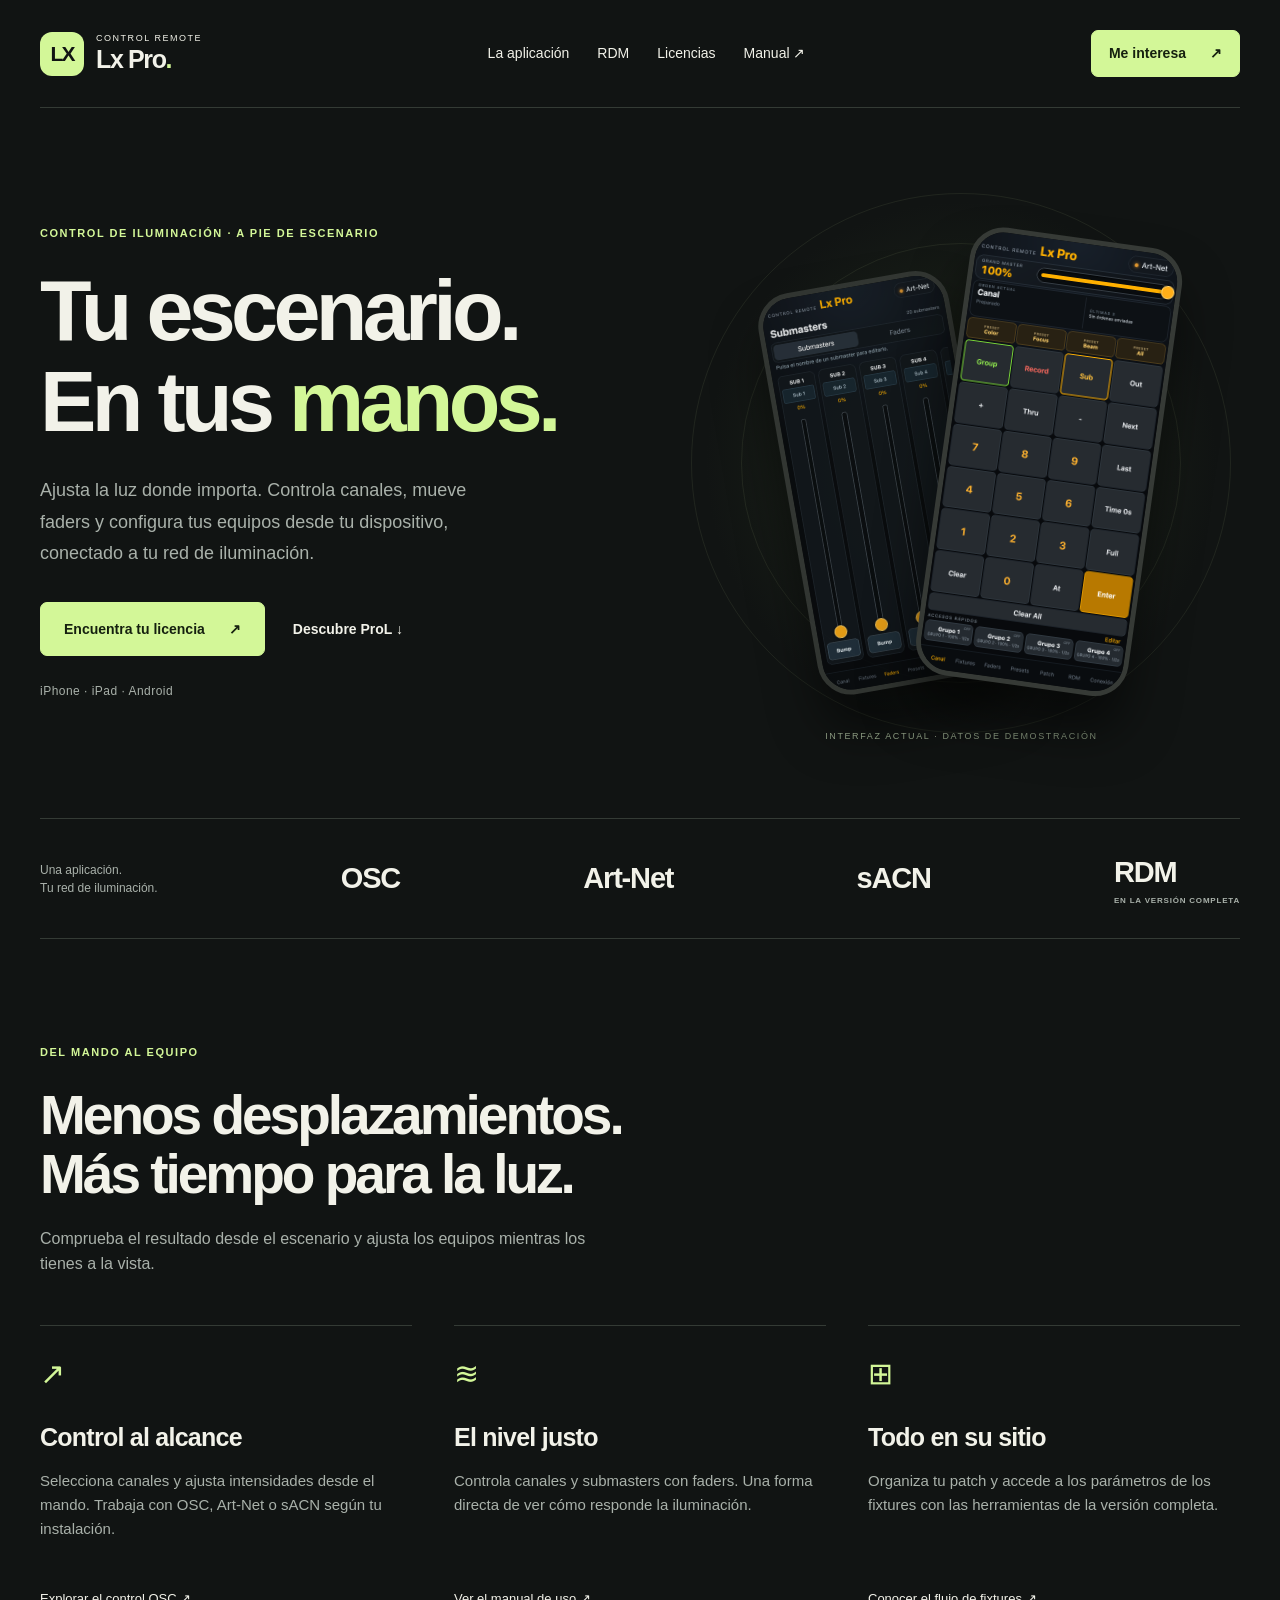
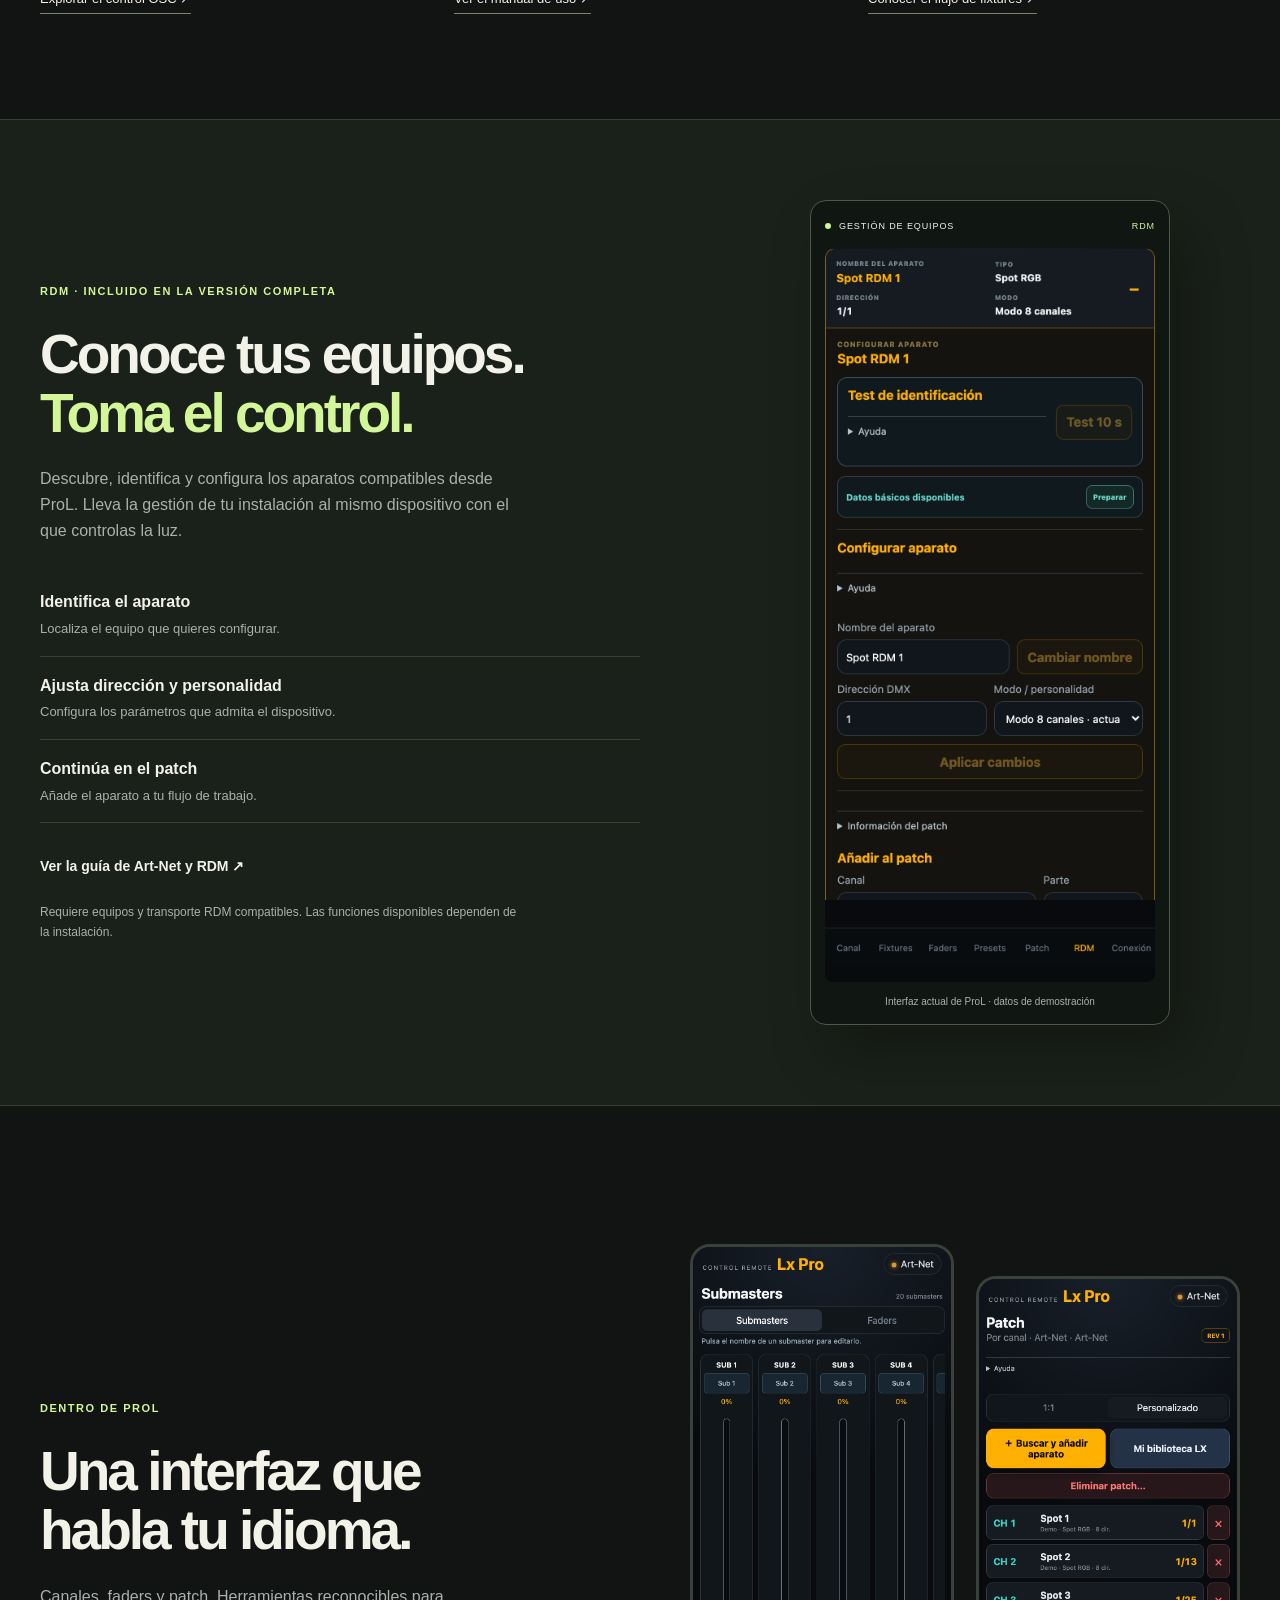
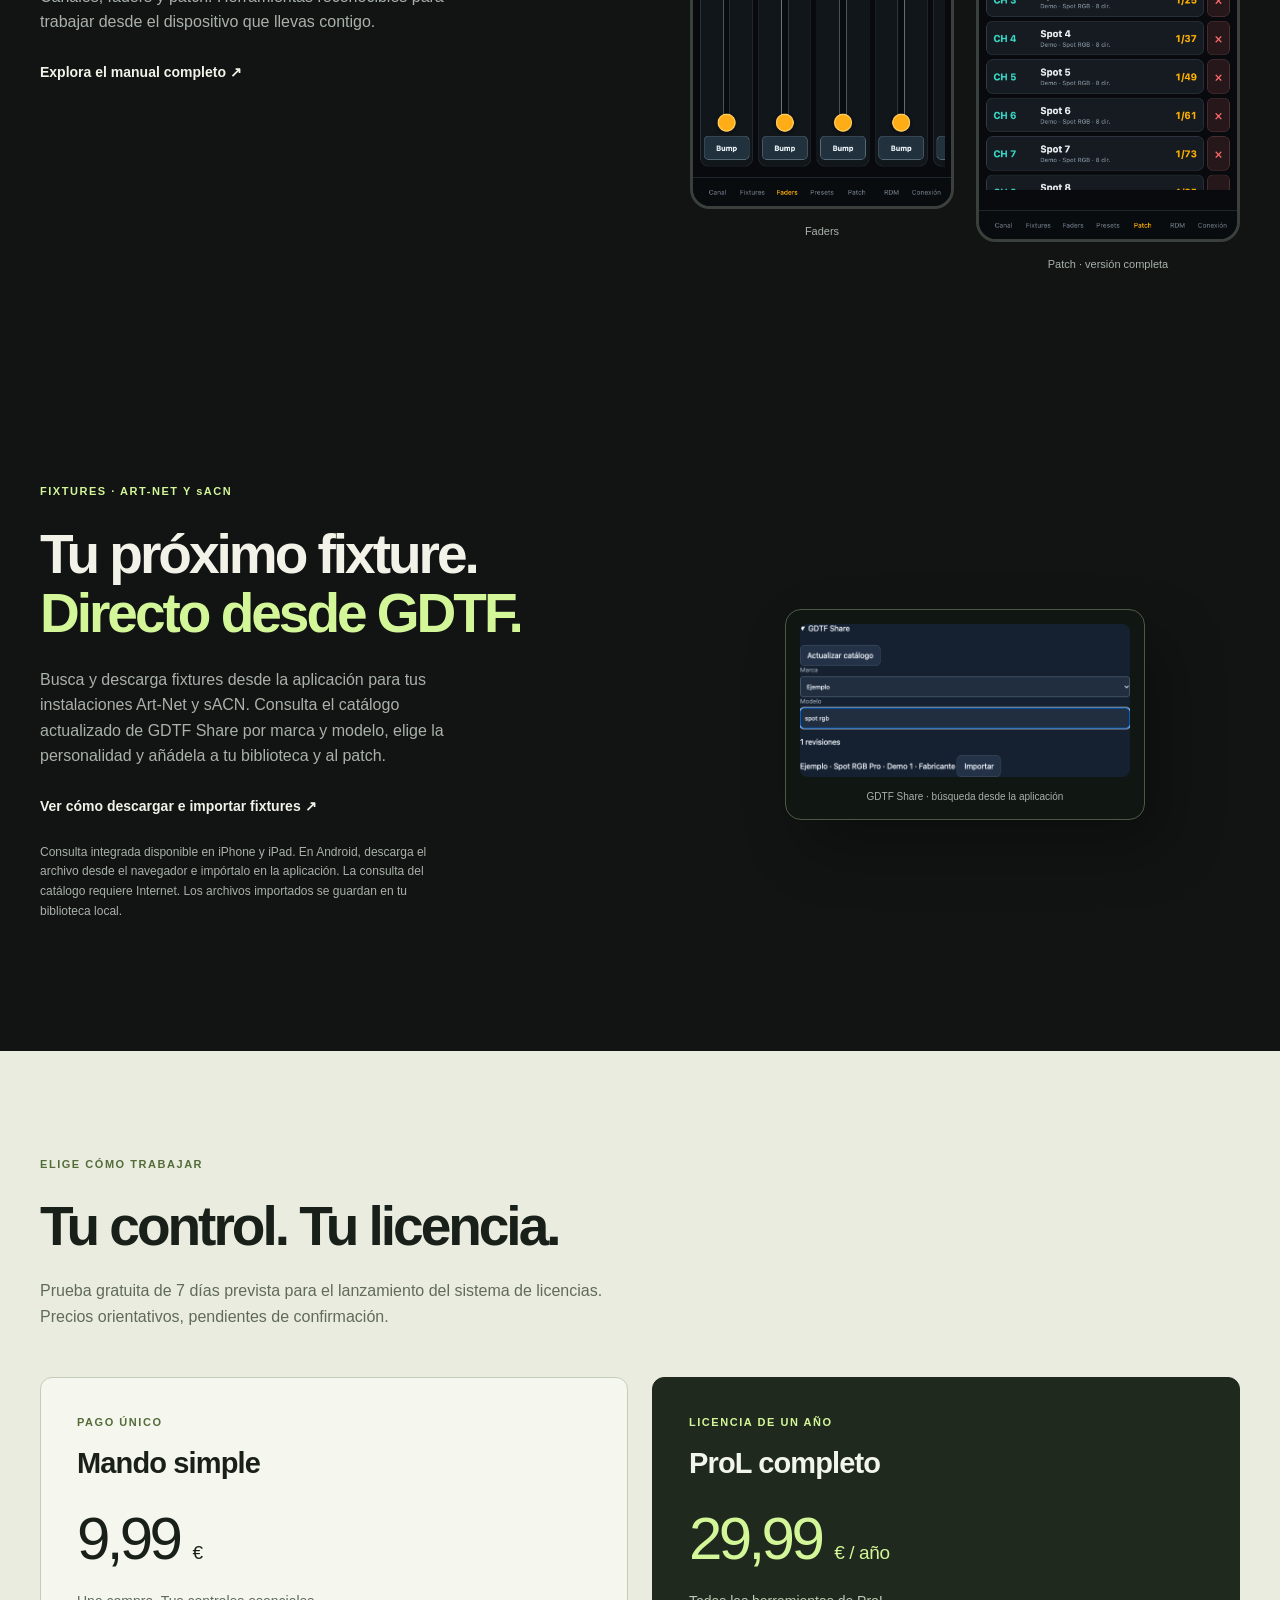
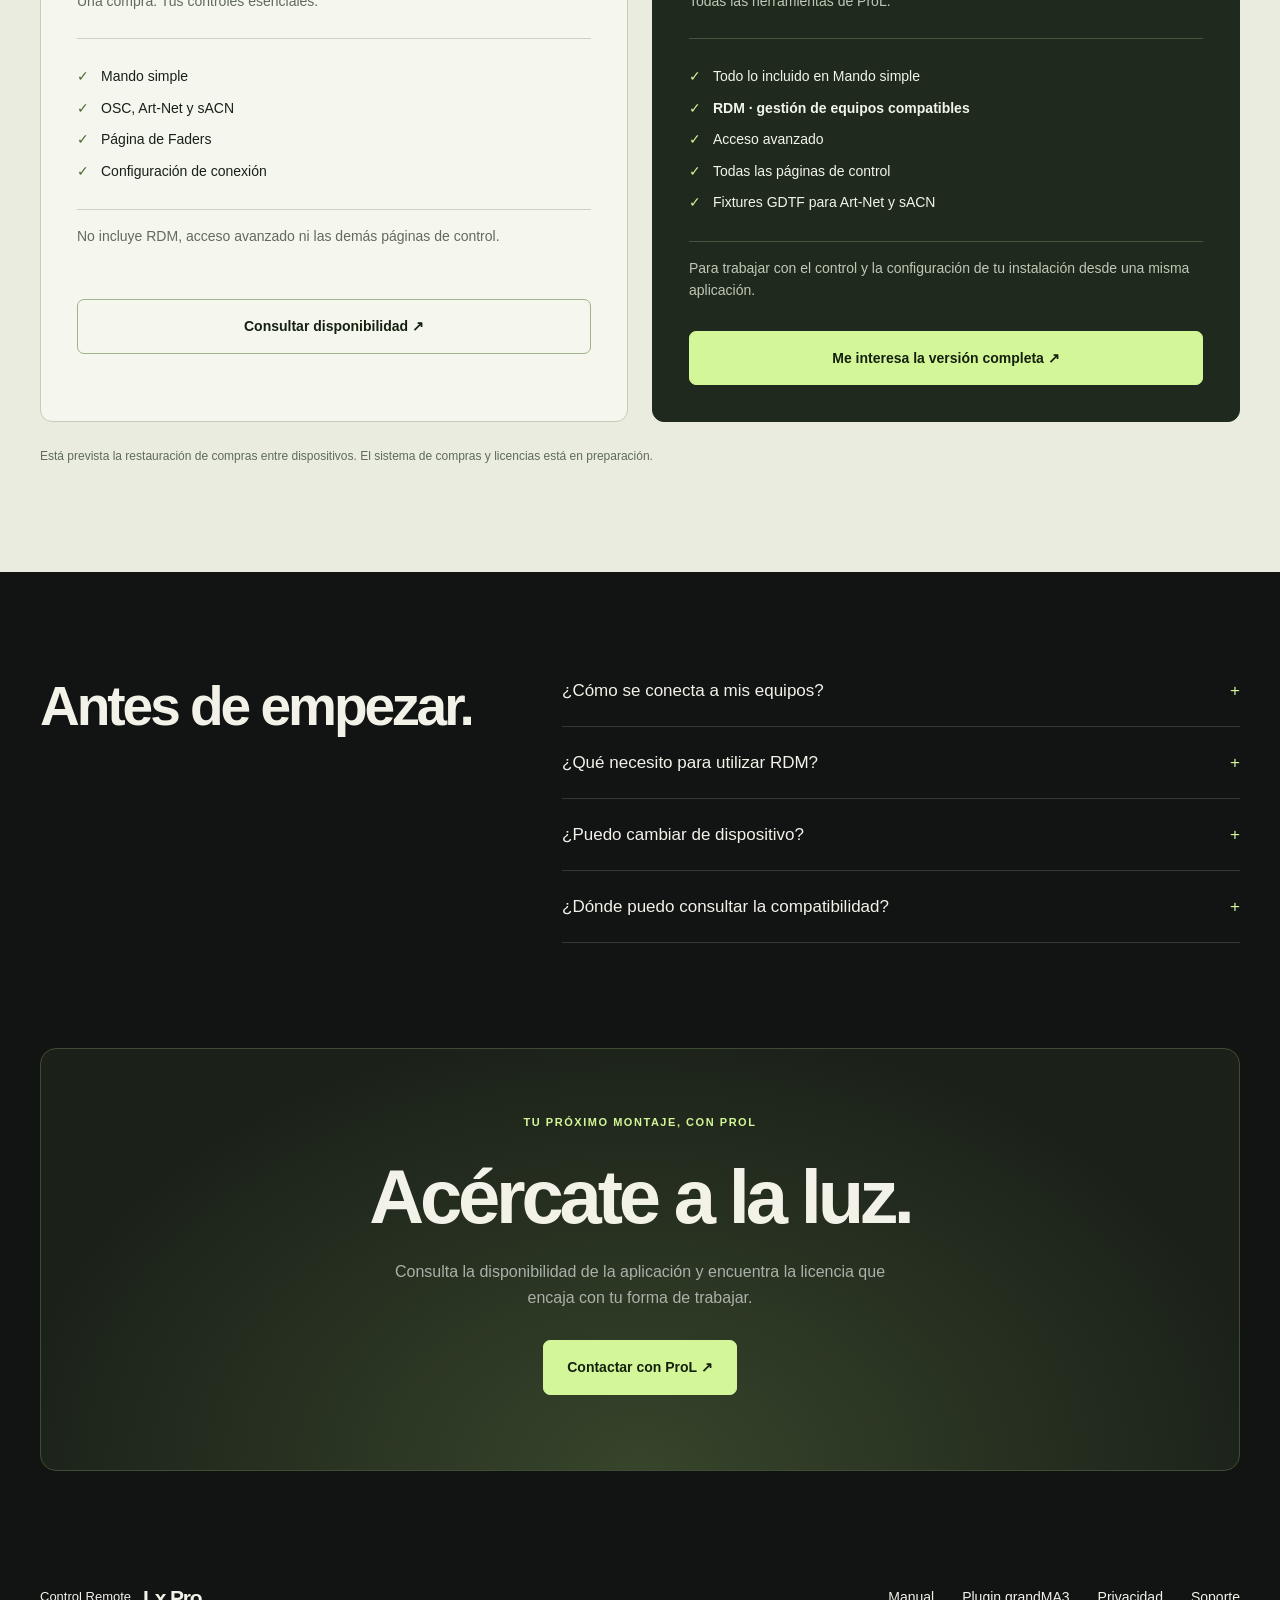
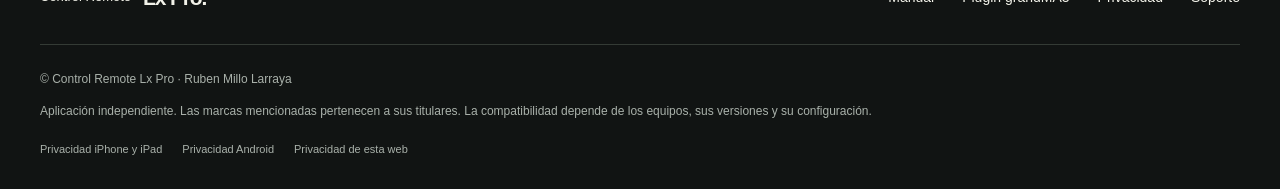
<file: index.html>
<!doctype html>
<html lang="es">
<head>
  <meta charset="utf-8">
  <meta name="viewport" content="width=device-width, initial-scale=1">
  <meta name="description" content="Control Remote Lx Pro. Controla tu iluminación a pie de escenario con OSC, Art-Net y sACN. Faders, patch y gestión RDM desde tu dispositivo.">
  <meta name="theme-color" content="#111413">
  <title>Control Remote Lx Pro · Tu escenario, en tus manos</title>
  <link rel="stylesheet" href="assets/home.css">
</head>
<body>
  <a class="skip" href="#contenido">Saltar al contenido</a>
  <header class="topbar wrap">
    <a class="brand" href="index.html" aria-label="Control Remote Lx Pro, inicio"><span class="brand-mark">LX</span><span>CONTROL REMOTE<strong>Lx Pro<span class="brand-dot">.</span></strong></span></a>
    <nav aria-label="Principal"><a href="#funciones">La aplicación</a><a href="#rdm">RDM</a><a href="#licencias">Licencias</a><a href="manual/index.html">Manual ↗</a></nav>
    <a class="button small" href="#disponibilidad">Me interesa <span aria-hidden="true">↗</span></a>
  </header>
  <main id="contenido">
    <section class="hero wrap" aria-labelledby="hero-title">
      <div class="hero-copy"><p class="eyebrow">CONTROL DE ILUMINACIÓN · A PIE DE ESCENARIO</p>
        <h1 id="hero-title">Tu escenario.<br>En tus <em>manos.</em></h1>
        <p class="lead">Ajusta la luz donde importa. Controla canales, mueve faders y configura tus equipos desde tu dispositivo, conectado a tu red de iluminación.</p>
        <div class="actions"><a class="button" href="#licencias">Encuentra tu licencia <span aria-hidden="true">↗</span></a><a class="text-link" href="#funciones">Descubre ProL <span aria-hidden="true">↓</span></a></div>
        <p class="platforms">iPhone · iPad · Android</p>
      </div>
      <div class="hero-visual" aria-label="Capturas reales de Control Remote Lx Pro">
        <div class="orbit orbit-one"></div><div class="orbit orbit-two"></div>
        <figure class="device device-back"><img src="assets/faders-actual.png" width="860" height="1864" alt="Faders de Control Remote Lx Pro para ajustar niveles"></figure>
        <figure class="device device-front"><img src="assets/control-actual.png" width="860" height="1864" alt="Mando de canales de Control Remote Lx Pro"></figure>
        <span class="visual-caption">INTERFAZ ACTUAL · DATOS DE DEMOSTRACIÓN</span>
      </div>
    </section>
    <div class="protocols wrap"><p>Una aplicación.<br>Tu red de iluminación.</p><span>OSC</span><span>Art-Net</span><span>sACN</span><span class="rdm-word">RDM<small>EN LA VERSIÓN COMPLETA</small></span></div>
    <section class="features wrap section" id="funciones">
      <div class="section-heading"><p class="eyebrow">DEL MANDO AL EQUIPO</p><h2>Menos desplazamientos.<br>Más tiempo para la luz.</h2><p>Comprueba el resultado desde el escenario y ajusta los equipos mientras los tienes a la vista.</p></div>
      <div class="feature-grid">
        <article><span class="feature-symbol" aria-hidden="true">↗</span><h3>Control al alcance</h3><p>Selecciona canales y ajusta intensidades desde el mando. Trabaja con OSC, Art-Net o sACN según tu instalación.</p><a href="manual/osc.html">Explorar el control OSC ↗</a></article>
        <article><span class="feature-symbol" aria-hidden="true">≋</span><h3>El nivel justo</h3><p>Controla canales y submasters con faders. Una forma directa de ver cómo responde la iluminación.</p><a href="manual/index.html">Ver el manual de uso ↗</a></article>
        <article><span class="feature-symbol" aria-hidden="true">⊞</span><h3>Todo en su sitio</h3><p>Organiza tu patch y accede a los parámetros de los fixtures con las herramientas de la versión completa.</p><a href="manual/gdtf.html">Conocer el flujo de fixtures ↗</a></article>
      </div>
    </section>
    <section class="rdm-section" id="rdm"><div class="wrap rdm-layout">
      <div class="rdm-copy"><p class="eyebrow">RDM · INCLUIDO EN LA VERSIÓN COMPLETA</p><h2>Conoce tus equipos.<br><em>Toma el control.</em></h2><p>Descubre, identifica y configura los aparatos compatibles desde ProL. Lleva la gestión de tu instalación al mismo dispositivo con el que controlas la luz.</p>
        <ul class="rdm-list"><li><strong>Identifica el aparato</strong><span>Localiza el equipo que quieres configurar.</span></li><li><strong>Ajusta dirección y personalidad</strong><span>Configura los parámetros que admita el dispositivo.</span></li><li><strong>Continúa en el patch</strong><span>Añade el aparato a tu flujo de trabajo.</span></li></ul>
        <a class="text-link" href="manual/artnet.html">Ver la guía de Art-Net y RDM ↗</a><p class="fine">Requiere equipos y transporte RDM compatibles. Las funciones disponibles dependen de la instalación.</p>
      </div>
      <figure class="rdm-preview"><div class="preview-bar"><span class="live-dot"></span> GESTIÓN DE EQUIPOS <span>RDM</span></div><img src="assets/rdm-detalle-actual.png"  loading="lazy" alt="Pantalla RDM de ProL con identificación, dirección DMX, personalidad y opción de añadir al patch"><figcaption>Interfaz actual de ProL · datos de demostración</figcaption></figure>
    </div></section>
    <section class="section wrap workflow"><div><p class="eyebrow">DENTRO DE PROL</p><h2>Una interfaz que<br>habla tu idioma.</h2><p>Canales, faders y patch. Herramientas reconocibles para trabajar desde el dispositivo que llevas contigo.</p><a class="text-link" href="manual/index.html">Explora el manual completo ↗</a></div><div class="screens"><figure><img src="assets/faders-actual.png" width="860" height="1864" loading="lazy" alt="Pantalla de faders"><figcaption>Faders</figcaption></figure><figure><img src="assets/patch-actual.png" width="860" height="1864" loading="lazy" alt="Pantalla de patch"><figcaption>Patch · versión completa</figcaption></figure></div></section>
    <section class="section wrap workflow" id="gdtf" aria-labelledby="gdtf-title">
      <div><p class="eyebrow">FIXTURES · ART-NET Y sACN</p><h2 id="gdtf-title">Tu próximo fixture.<br><em>Directo desde GDTF.</em></h2><p>Busca y descarga fixtures desde la aplicación para tus instalaciones Art-Net y sACN. Consulta el catálogo actualizado de GDTF Share por marca y modelo, elige la personalidad y añádela a tu biblioteca y al patch.</p><a class="text-link" href="manual/gdtf.html#gdtf-share">Ver cómo descargar e importar fixtures ↗</a><p class="fine">Consulta integrada disponible en iPhone y iPad. En Android, descarga el archivo desde el navegador e impórtalo en la aplicación. La consulta del catálogo requiere Internet. Los archivos importados se guardan en tu biblioteca local.</p></div>
      <figure class="rdm-preview"><img src="manual/13-gdtf-share.png" loading="lazy" alt="Consulta de fixtures por marca y modelo en GDTF Share desde ProL"><figcaption>GDTF Share · búsqueda desde la aplicación</figcaption></figure>
    </section>
    <section class="pricing section" id="licencias"><div class="wrap"><div class="section-heading"><p class="eyebrow">ELIGE CÓMO TRABAJAR</p><h2>Tu control. Tu licencia.</h2><p>Prueba gratuita de 7 días prevista para el lanzamiento del sistema de licencias. Precios orientativos, pendientes de confirmación.</p></div>
      <div class="price-grid"><article class="price-card"><p class="eyebrow">PAGO ÚNICO</p><h3>Mando simple</h3><p class="price">9,99 <span>€</span></p><p>Una compra. Tus controles esenciales.</p><ul><li>Mando simple</li><li>OSC, Art-Net y sACN</li><li>Página de Faders</li><li>Configuración de conexión</li></ul><p class="excluded">No incluye RDM, acceso avanzado ni las demás páginas de control.</p><a class="button outline" href="mailto:controlremotelxpro@gmail.com?subject=Consulta%20licencia%20Mando%20simple">Consultar disponibilidad ↗</a></article>
      <article class="price-card complete"><p class="eyebrow">LICENCIA DE UN AÑO</p><h3>ProL completo</h3><p class="price">29,99 <span>€ / año</span></p><p>Todas las herramientas de ProL.</p><ul><li>Todo lo incluido en Mando simple</li><li><strong>RDM · gestión de equipos compatibles</strong></li><li>Acceso avanzado</li><li>Todas las páginas de control</li><li>Fixtures GDTF para Art-Net y sACN</li></ul><p class="plan-note">Para trabajar con el control y la configuración de tu instalación desde una misma aplicación.</p><a class="button" href="mailto:controlremotelxpro@gmail.com?subject=Consulta%20licencia%20ProL%20completo">Me interesa la versión completa ↗</a></article></div>
      <p class="pricing-note">Está prevista la restauración de compras entre dispositivos. El sistema de compras y licencias está en preparación.</p>
    </div></section>
    <section class="section wrap faq"><h2>Antes de empezar.</h2><div><details><summary>¿Cómo se conecta a mis equipos?</summary><p>ProL utiliza la red local para comunicarse mediante OSC, Art-Net o sACN. La configuración y las funciones dependen del equipo y del perfil elegido. Consulta las guías del manual para preparar tu instalación.</p></details><details><summary>¿Qué necesito para utilizar RDM?</summary><p>La versión completa y una instalación con equipos y transporte RDM compatibles. Consulta la guía de tu protocolo para conocer la configuración y las funciones disponibles.</p></details><details><summary>¿Puedo cambiar de dispositivo?</summary><p>Está prevista la transferencia o restauración de las compras entre dispositivos. La licencia anual conservará su fecha de vencimiento. Esta función se activará con el sistema de compras.</p></details><details><summary>¿Dónde puedo consultar la compatibilidad?</summary><p>En el <a href="manual/index.html">manual de uso</a> encontrarás las guías por protocolo. También tienes disponible el <a href="plugins/grandma3/index.html">plugin grandMA3 y su guía</a>. La compatibilidad depende del equipo, su versión y su configuración.</p></details></div></section>
    <section class="contact wrap" id="disponibilidad"><p class="eyebrow">TU PRÓXIMO MONTAJE, CON PROL</p><h2>Acércate a la luz.</h2><p>Consulta la disponibilidad de la aplicación y encuentra la licencia que encaja con tu forma de trabajar.</p><a class="button" href="mailto:controlremotelxpro@gmail.com?subject=Disponibilidad%20de%20Control%20Remote%20Lx%20Pro">Contactar con ProL ↗</a></section>
  </main>
  <footer class="wrap" id="soporte"><div class="footer-top"><a class="brand" href="index.html">Control Remote <strong>Lx Pro.</strong></a><nav aria-label="Información"><a href="manual/index.html">Manual</a><a href="plugins/grandma3/index.html">Plugin grandMA3</a><a href="privacidad.html">Privacidad</a><a href="mailto:controlremotelxpro@gmail.com">Soporte</a></nav></div><p>© Control Remote Lx Pro · Ruben Millo Larraya</p><p class="fine">Aplicación independiente. Las marcas mencionadas pertenecen a sus titulares. La compatibilidad depende de los equipos, sus versiones y su configuración.</p><div class="privacy-links"><a id="ios" href="privacidad.html#ios">Privacidad iPhone y iPad</a><a id="android" href="privacidad.html#android">Privacidad Android</a><a id="web" href="privacidad.html#web">Privacidad de esta web</a></div></footer>
</body>
</html>
</file>
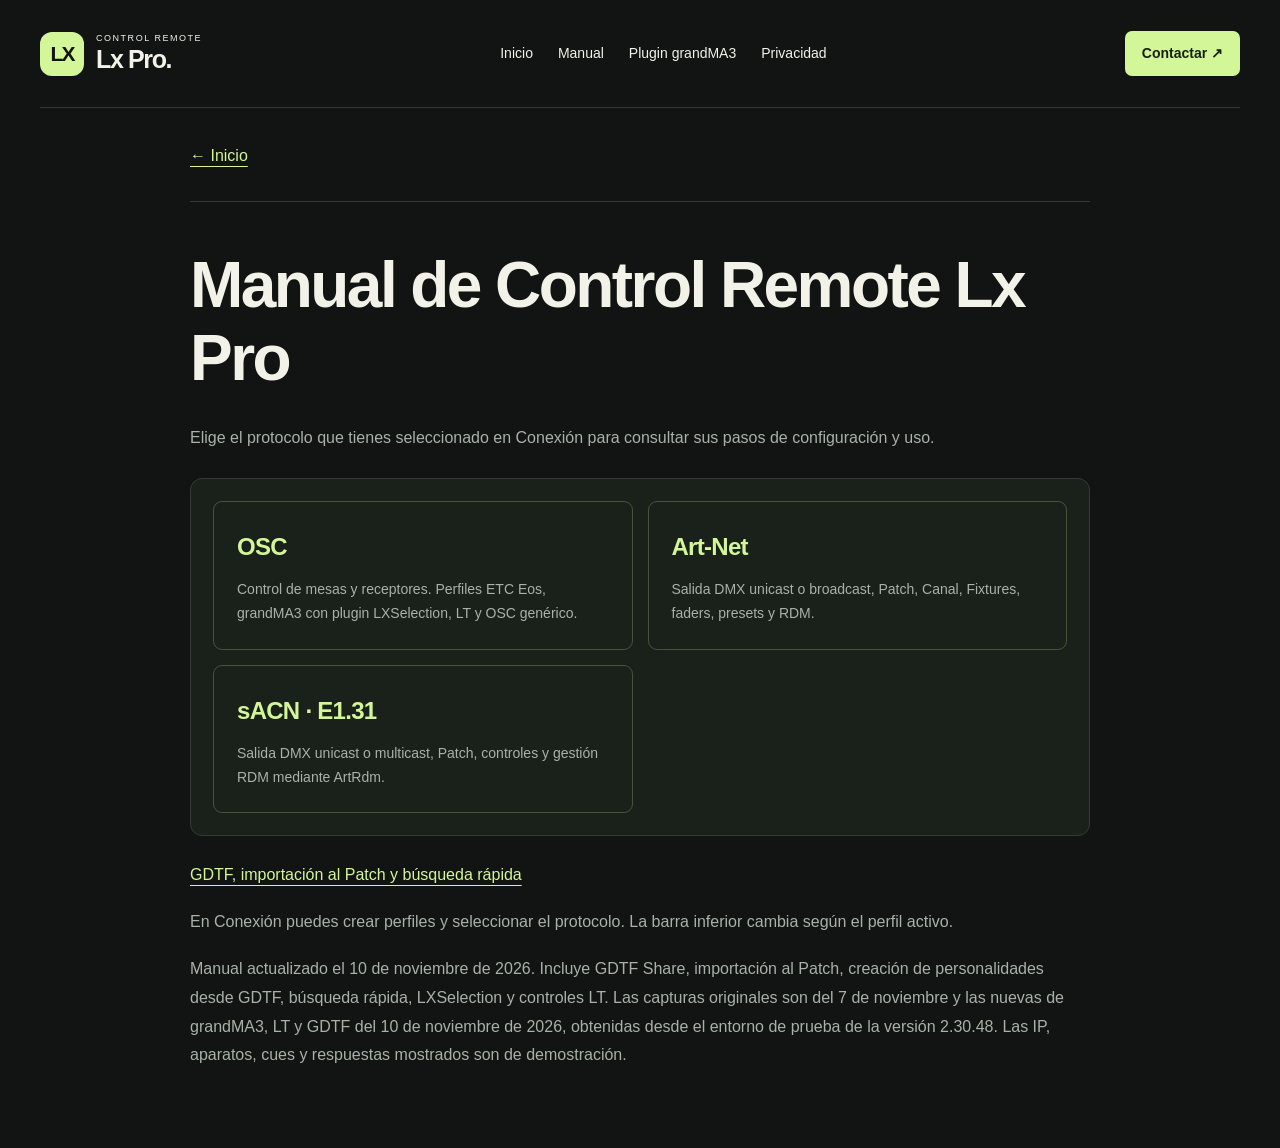
<file: manual/index.html>
<!doctype html>
<html lang="es">
<head>
<meta charset="utf-8">
<meta name="viewport" content="width=device-width, initial-scale=1">
<title>Manual de uso · Control Remote Lx Pro</title>

<link rel="stylesheet" href="../assets/docs.css">
</head>
<body><div class="site-bar"><a class="site-brand" href="../index.html" aria-label="Control Remote Lx Pro, inicio"><span class="site-mark">LX</span><span>CONTROL REMOTE<strong>Lx Pro.</strong></span></a><nav aria-label="Navegación principal"><a href="../index.html">Inicio</a><a href="../manual/index.html">Manual</a><a href="../plugins/grandma3/index.html">Plugin grandMA3</a><a href="../privacidad.html">Privacidad</a></nav><a class="site-contact" href="mailto:controlremotelxpro@gmail.com">Contactar ↗</a></div>
<header><a href="../index.html">← Inicio</a></header>
<main>
<h1>Manual de Control Remote Lx Pro</h1>
<p>Elige el protocolo que tienes seleccionado en Conexión para consultar sus pasos de configuración y uso.</p>
<nav class="protocol-list" aria-label="Manuales por protocolo">
<a class="protocol-link" href="osc.html"><strong>OSC</strong><span>Control de mesas y receptores. Perfiles ETC Eos, grandMA3 con plugin LXSelection, LT y OSC genérico.</span></a>
<a class="protocol-link" href="artnet.html"><strong>Art-Net</strong><span>Salida DMX unicast o broadcast, Patch, Canal, Fixtures, faders, presets y RDM.</span></a>
<a class="protocol-link" href="sacn.html"><strong>sACN · E1.31</strong><span>Salida DMX unicast o multicast, Patch, controles y gestión RDM mediante ArtRdm.</span></a>
</nav>
<p><a href="gdtf.html">GDTF, importación al Patch y búsqueda rápida</a></p>
<p>En Conexión puedes crear perfiles y seleccionar el protocolo. La barra inferior cambia según el perfil activo.</p>
<p>Manual actualizado el 10 de noviembre de 2026. Incluye GDTF Share, importación al Patch, creación de personalidades desde GDTF, búsqueda rápida, LXSelection y controles LT. Las capturas originales son del 7 de noviembre y las nuevas de grandMA3, LT y GDTF del 10 de noviembre de 2026, obtenidas desde el entorno de prueba de la versión 2.30.48. Las IP, aparatos, cues y respuestas mostrados son de demostración.</p>
</main>
</body>
</html>
</file>
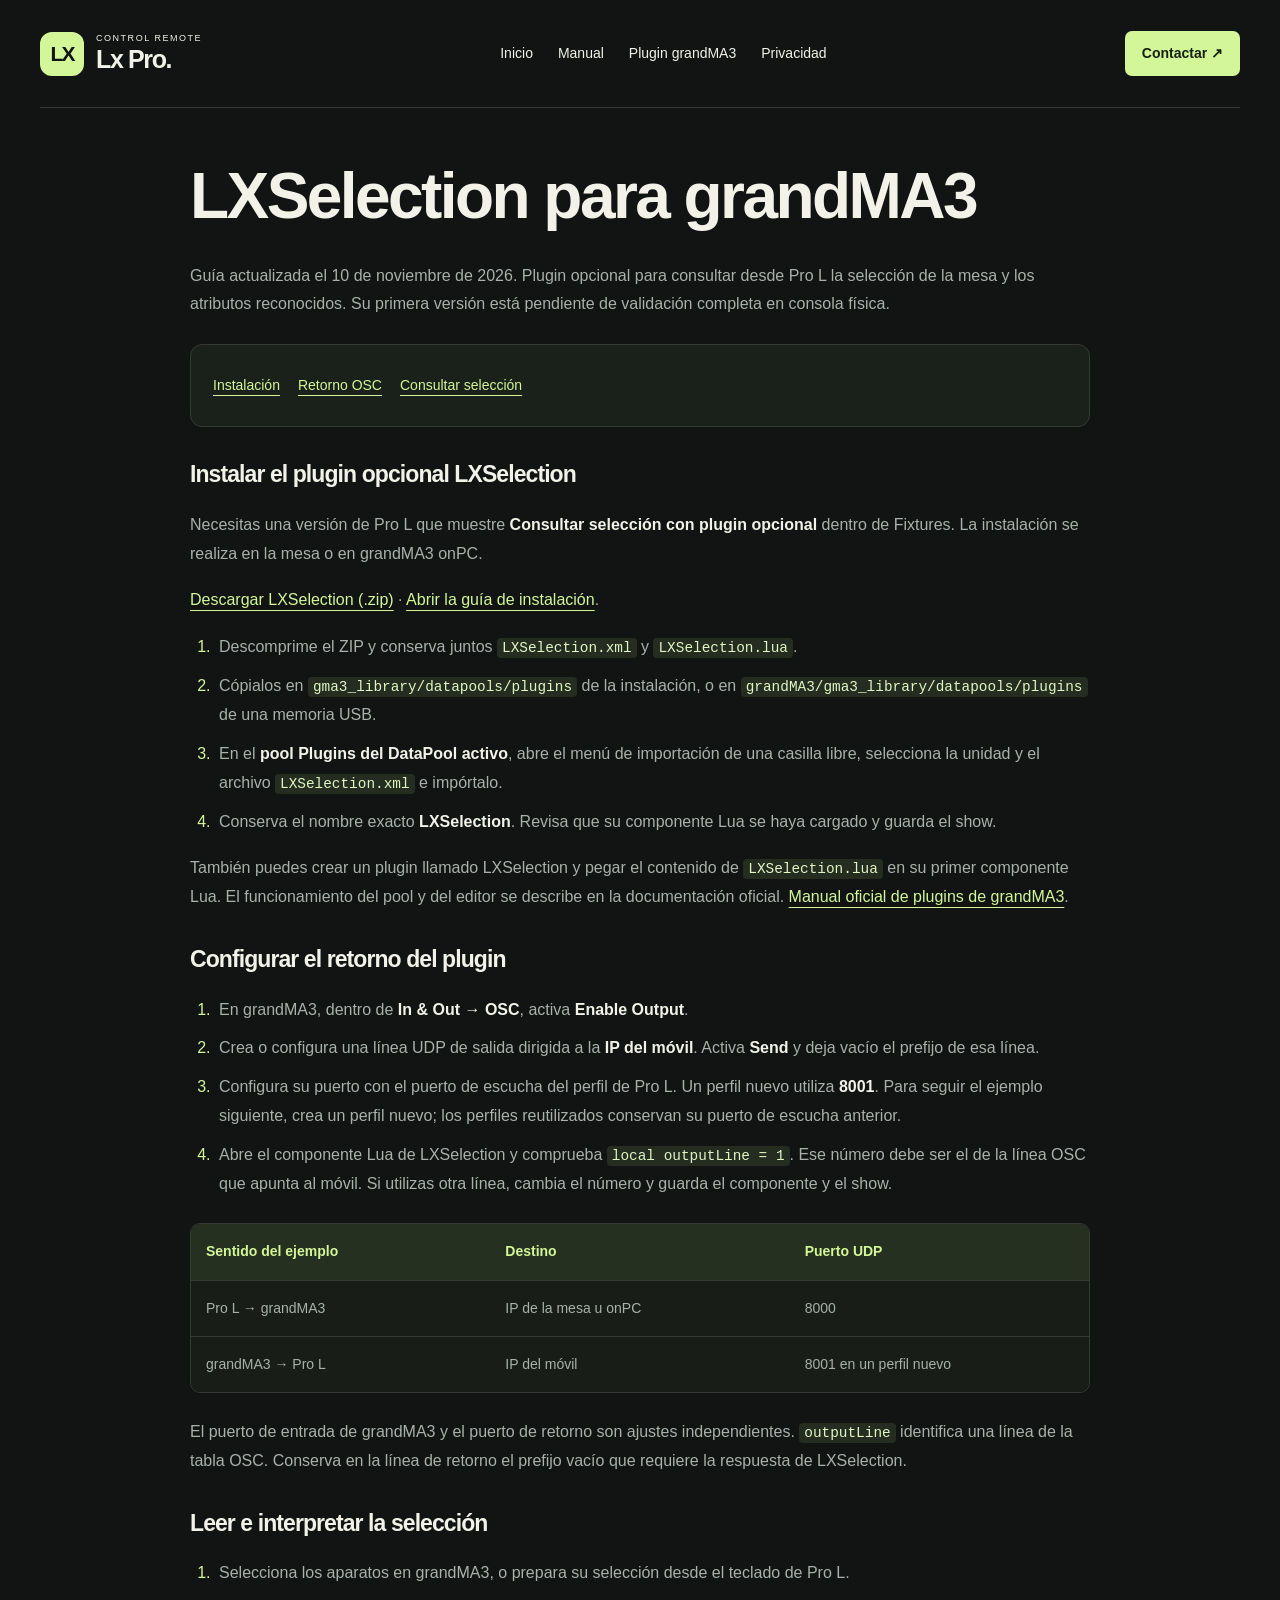
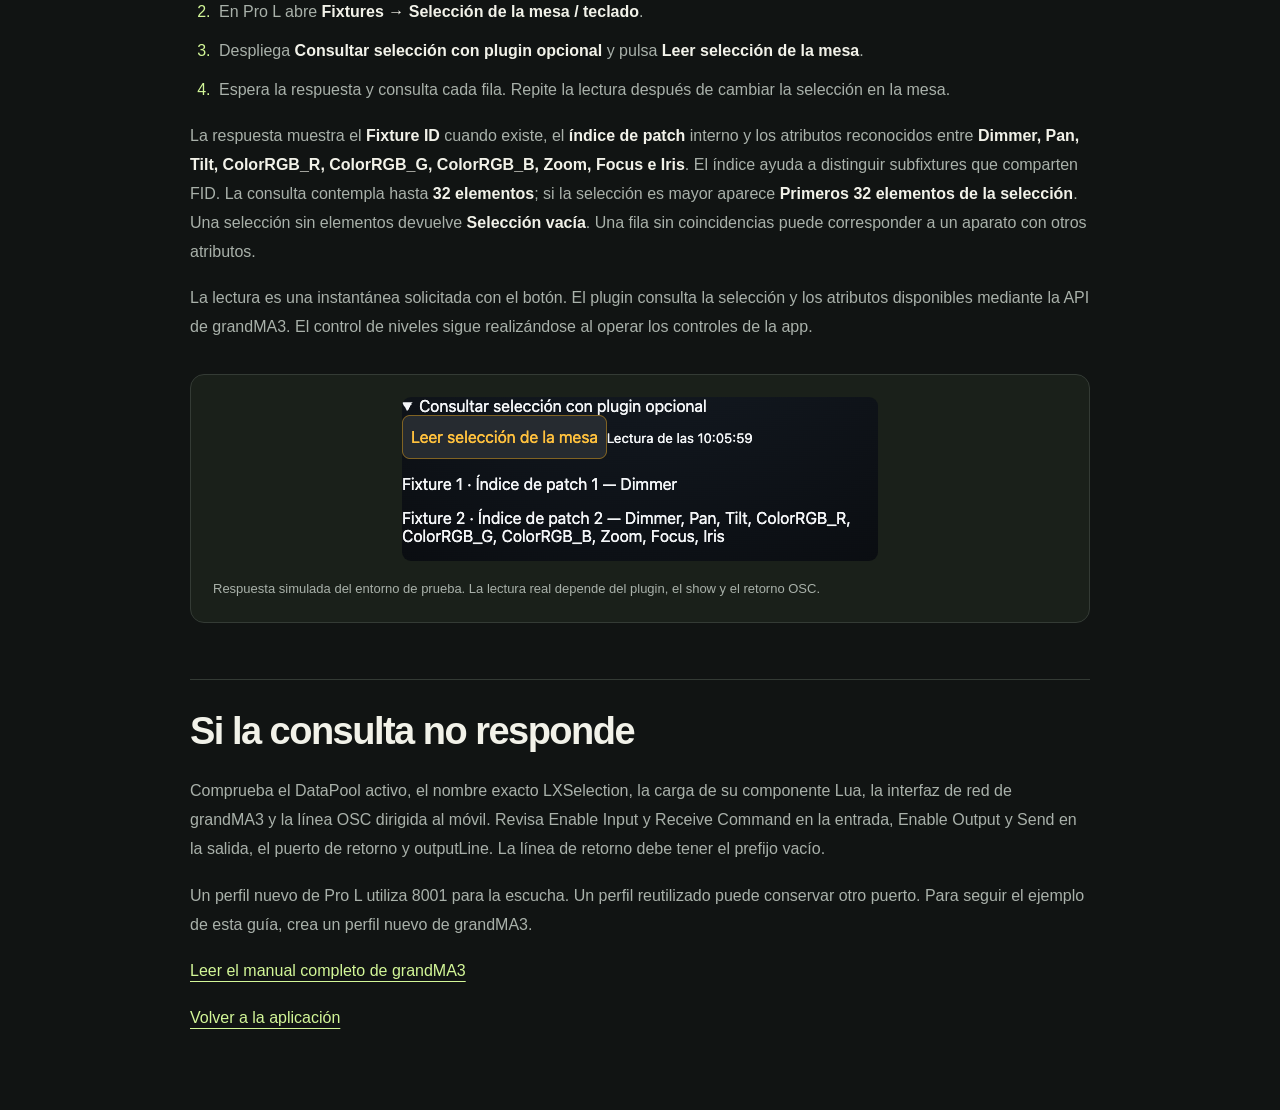
<file: plugins/grandma3/index.html>
<!doctype html>
<html lang="es">
<head><meta charset="utf-8"><meta name="viewport" content="width=device-width, initial-scale=1">
<title>LXSelection · Instalación en grandMA3</title>
<link rel="stylesheet" href="../../assets/docs.css">
</head><body><div class="site-bar"><a class="site-brand" href="../../index.html" aria-label="Control Remote Lx Pro, inicio"><span class="site-mark">LX</span><span>CONTROL REMOTE<strong>Lx Pro.</strong></span></a><nav aria-label="Navegación principal"><a href="../../index.html">Inicio</a><a href="../../manual/index.html">Manual</a><a href="../../plugins/grandma3/index.html">Plugin grandMA3</a><a href="../../privacidad.html">Privacidad</a></nav><a class="site-contact" href="mailto:controlremotelxpro@gmail.com">Contactar ↗</a></div><main>
<h1>LXSelection para grandMA3</h1>
<p>Guía actualizada el 10 de noviembre de 2026. Plugin opcional para consultar desde Pro L la selección de la mesa y los atributos reconocidos. Su primera versión está pendiente de validación completa en consola física.</p>
<nav aria-label="Guía de LXSelection"><a href="#ma3-plugin">Instalación</a><a href="#ma3-retorno">Retorno OSC</a><a href="#ma3-lectura">Consultar selección</a></nav>
<h3 id="ma3-plugin">Instalar el plugin opcional LXSelection</h3>
<p>Necesitas una versión de Pro L que muestre <b>Consultar selección con plugin opcional</b> dentro de Fixtures. La instalación se realiza en la mesa o en grandMA3 onPC.</p>
<p><a href="LXSelection.zip">Descargar LXSelection (.zip)</a> · <a href="https://controlremotelxpro.github.io/plugins/grandma3/index.html">Abrir la guía de instalación</a>.</p>
<ol>
<li>Descomprime el ZIP y conserva juntos <code>LXSelection.xml</code> y <code>LXSelection.lua</code>.</li>
<li>Cópialos en <code>gma3_library/datapools/plugins</code> de la instalación, o en <code>grandMA3/gma3_library/datapools/plugins</code> de una memoria USB.</li>
<li>En el <b>pool Plugins del DataPool activo</b>, abre el menú de importación de una casilla libre, selecciona la unidad y el archivo <code>LXSelection.xml</code> e impórtalo.</li>
<li>Conserva el nombre exacto <b>LXSelection</b>. Revisa que su componente Lua se haya cargado y guarda el show.</li>
</ol>
<p>También puedes crear un plugin llamado LXSelection y pegar el contenido de <code>LXSelection.lua</code> en su primer componente Lua. El funcionamiento del pool y del editor se describe en la documentación oficial. <a href="https://help.malighting.com/grandMA3/2.4/HTML/plugins.html" target="_blank" rel="noopener noreferrer">Manual oficial de plugins de grandMA3</a>.</p>
<h3 id="ma3-retorno">Configurar el retorno del plugin</h3>
<ol>
<li>En grandMA3, dentro de <b>In &amp; Out → OSC</b>, activa <b>Enable Output</b>.</li>
<li>Crea o configura una línea UDP de salida dirigida a la <b>IP del móvil</b>. Activa <b>Send</b> y deja vacío el prefijo de esa línea.</li>
<li>Configura su puerto con el puerto de escucha del perfil de Pro L. Un perfil nuevo utiliza <b>8001</b>. Para seguir el ejemplo siguiente, crea un perfil nuevo; los perfiles reutilizados conservan su puerto de escucha anterior.</li>
<li>Abre el componente Lua de LXSelection y comprueba <code>local outputLine = 1</code>. Ese número debe ser el de la línea OSC que apunta al móvil. Si utilizas otra línea, cambia el número y guarda el componente y el show.</li>
</ol>
<table><thead><tr><th>Sentido del ejemplo</th><th>Destino</th><th>Puerto UDP</th></tr></thead><tbody><tr><td>Pro L → grandMA3</td><td>IP de la mesa u onPC</td><td>8000</td></tr><tr><td>grandMA3 → Pro L</td><td>IP del móvil</td><td>8001 en un perfil nuevo</td></tr></tbody></table>
<p>El puerto de entrada de grandMA3 y el puerto de retorno son ajustes independientes. <code>outputLine</code> identifica una línea de la tabla OSC. Conserva en la línea de retorno el prefijo vacío que requiere la respuesta de LXSelection.</p>
<h3 id="ma3-lectura">Leer e interpretar la selección</h3>
<ol>
<li>Selecciona los aparatos en grandMA3, o prepara su selección desde el teclado de Pro L.</li>
<li>En Pro L abre <b>Fixtures → Selección de la mesa / teclado</b>.</li>
<li>Despliega <b>Consultar selección con plugin opcional</b> y pulsa <b>Leer selección de la mesa</b>.</li>
<li>Espera la respuesta y consulta cada fila. Repite la lectura después de cambiar la selección en la mesa.</li>
</ol>
<p>La respuesta muestra el <b>Fixture ID</b> cuando existe, el <b>índice de patch</b> interno y los atributos reconocidos entre <b>Dimmer, Pan, Tilt, ColorRGB_R, ColorRGB_G, ColorRGB_B, Zoom, Focus e Iris</b>. El índice ayuda a distinguir subfixtures que comparten FID. La consulta contempla hasta <b>32 elementos</b>; si la selección es mayor aparece <b>Primeros 32 elementos de la selección</b>. Una selección sin elementos devuelve <b>Selección vacía</b>. Una fila sin coincidencias puede corresponder a un aparato con otros atributos.</p>
<p>La lectura es una instantánea solicitada con el botón. El plugin consulta la selección y los atributos disponibles mediante la API de grandMA3. El control de niveles sigue realizándose al operar los controles de la app.</p>
<figure><img loading="lazy" src="../../manual/11-grandma3-seleccion.png" alt="Consulta opcional LXSelection con dos filas de demostración y sus atributos"><figcaption>Respuesta simulada del entorno de prueba. La lectura real depende del plugin, el show y el retorno OSC.</figcaption></figure>

<h2>Si la consulta no responde</h2>
<p>Comprueba el DataPool activo, el nombre exacto LXSelection, la carga de su componente Lua, la interfaz de red de grandMA3 y la línea OSC dirigida al móvil. Revisa Enable Input y Receive Command en la entrada, Enable Output y Send en la salida, el puerto de retorno y outputLine. La línea de retorno debe tener el prefijo vacío.</p>
<p>Un perfil nuevo de Pro L utiliza 8001 para la escucha. Un perfil reutilizado puede conservar otro puerto. Para seguir el ejemplo de esta guía, crea un perfil nuevo de grandMA3.</p>
<p><a href="../../manual/osc.html#grandma3">Leer el manual completo de grandMA3</a></p>
<p><a href="../../aplicacion.html">Volver a la aplicación</a></p>
</main></body></html>
</file>
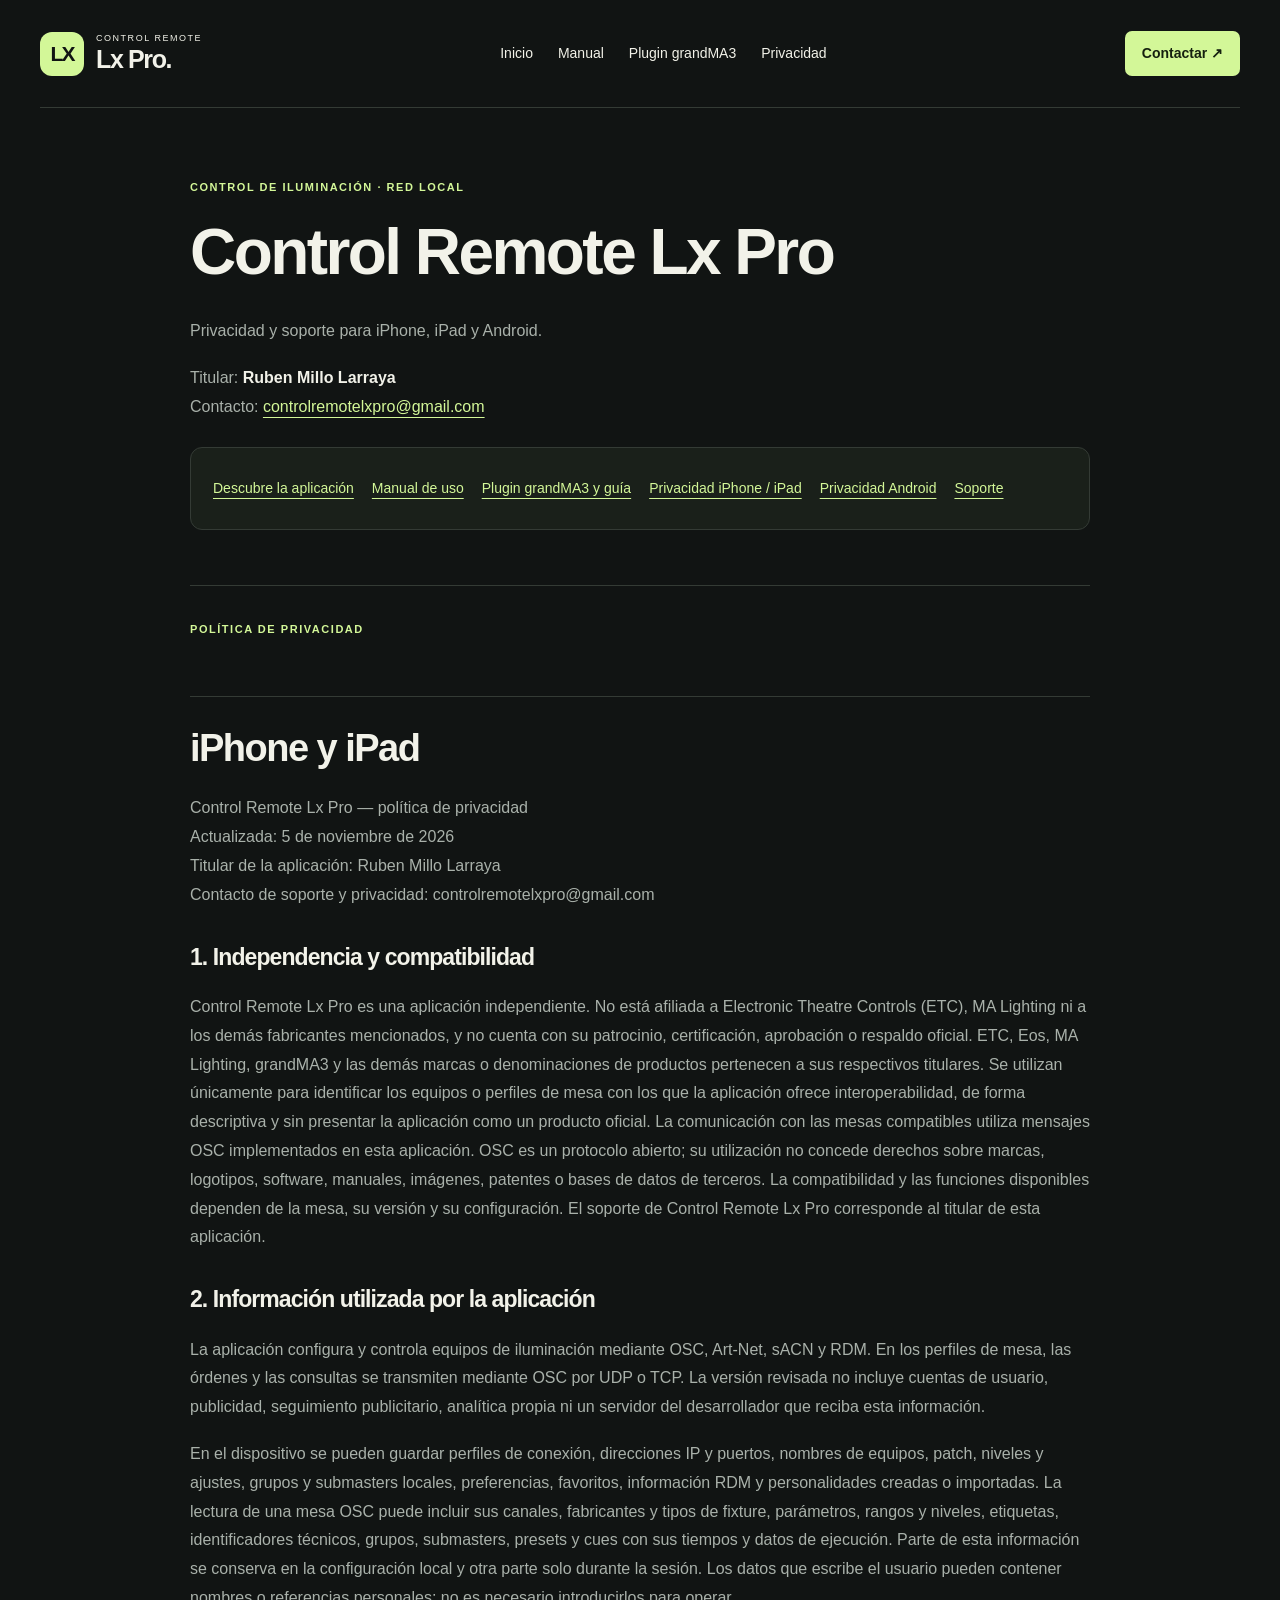
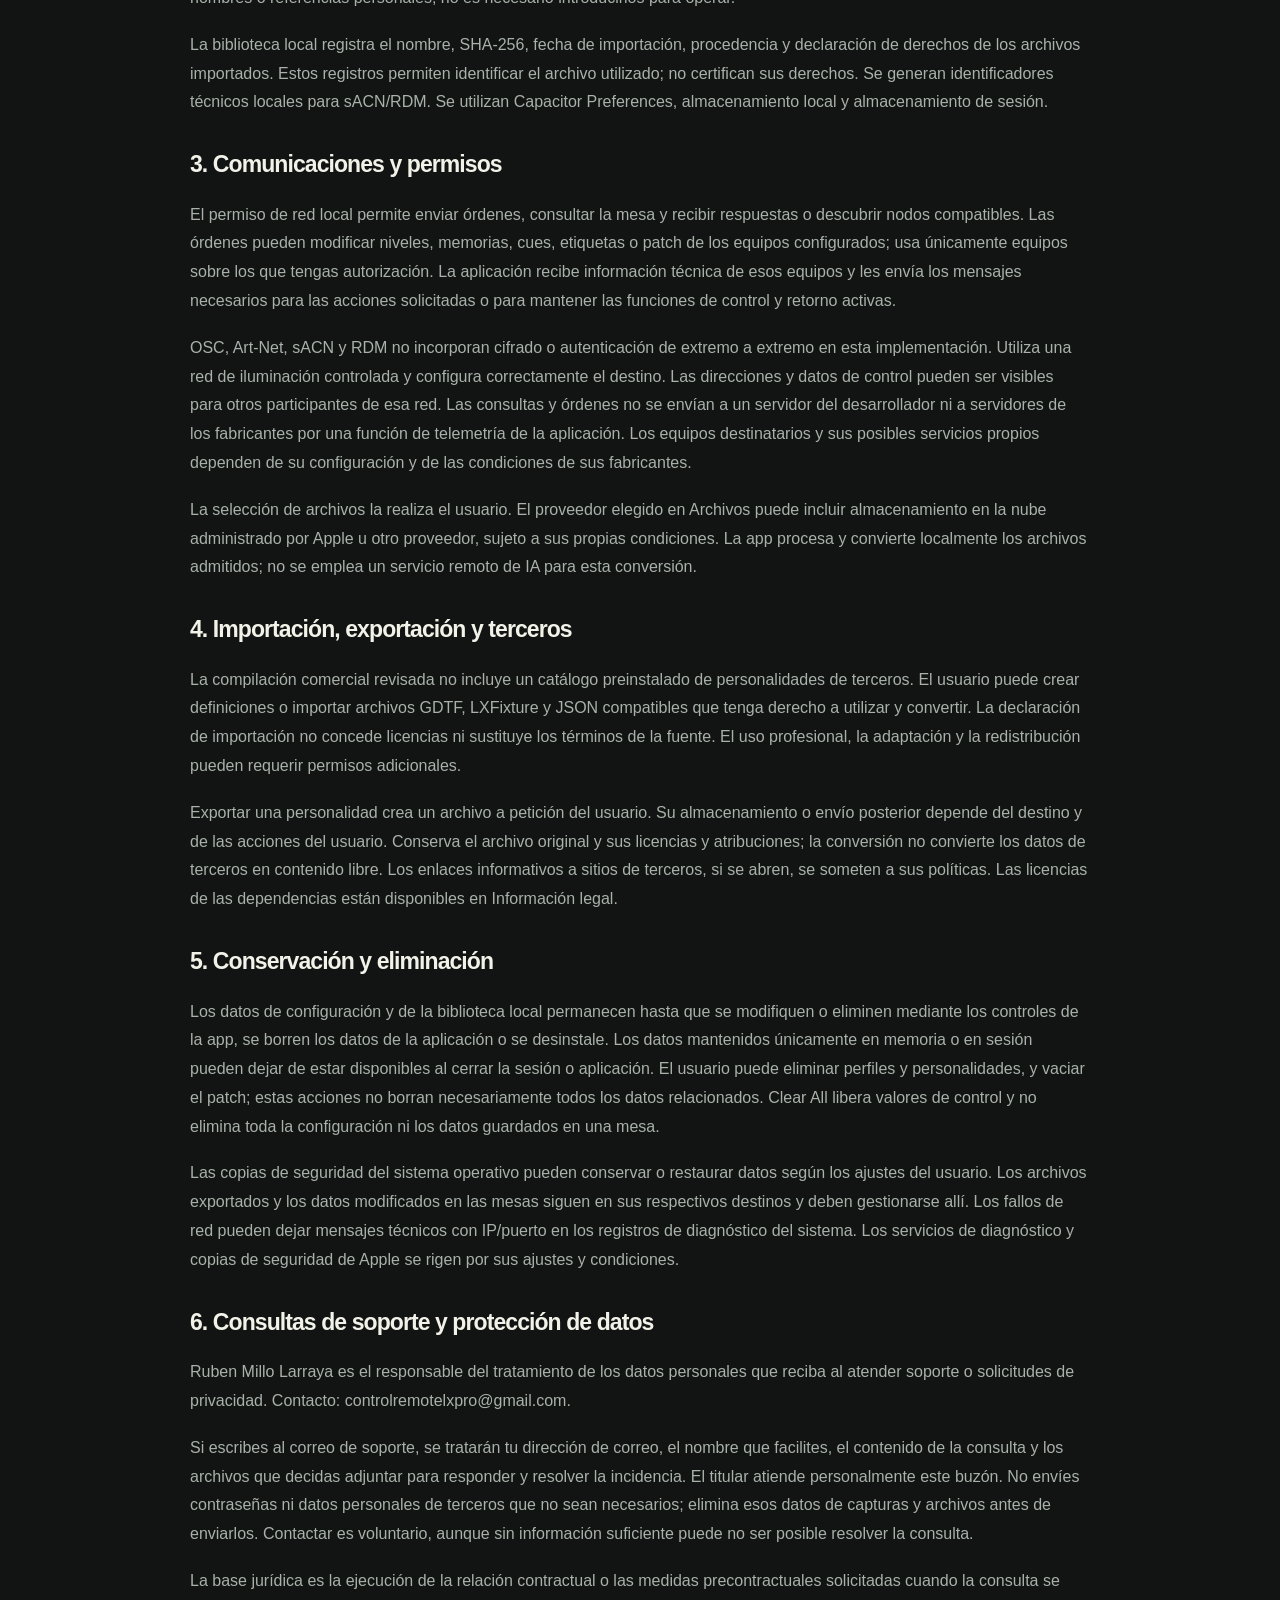
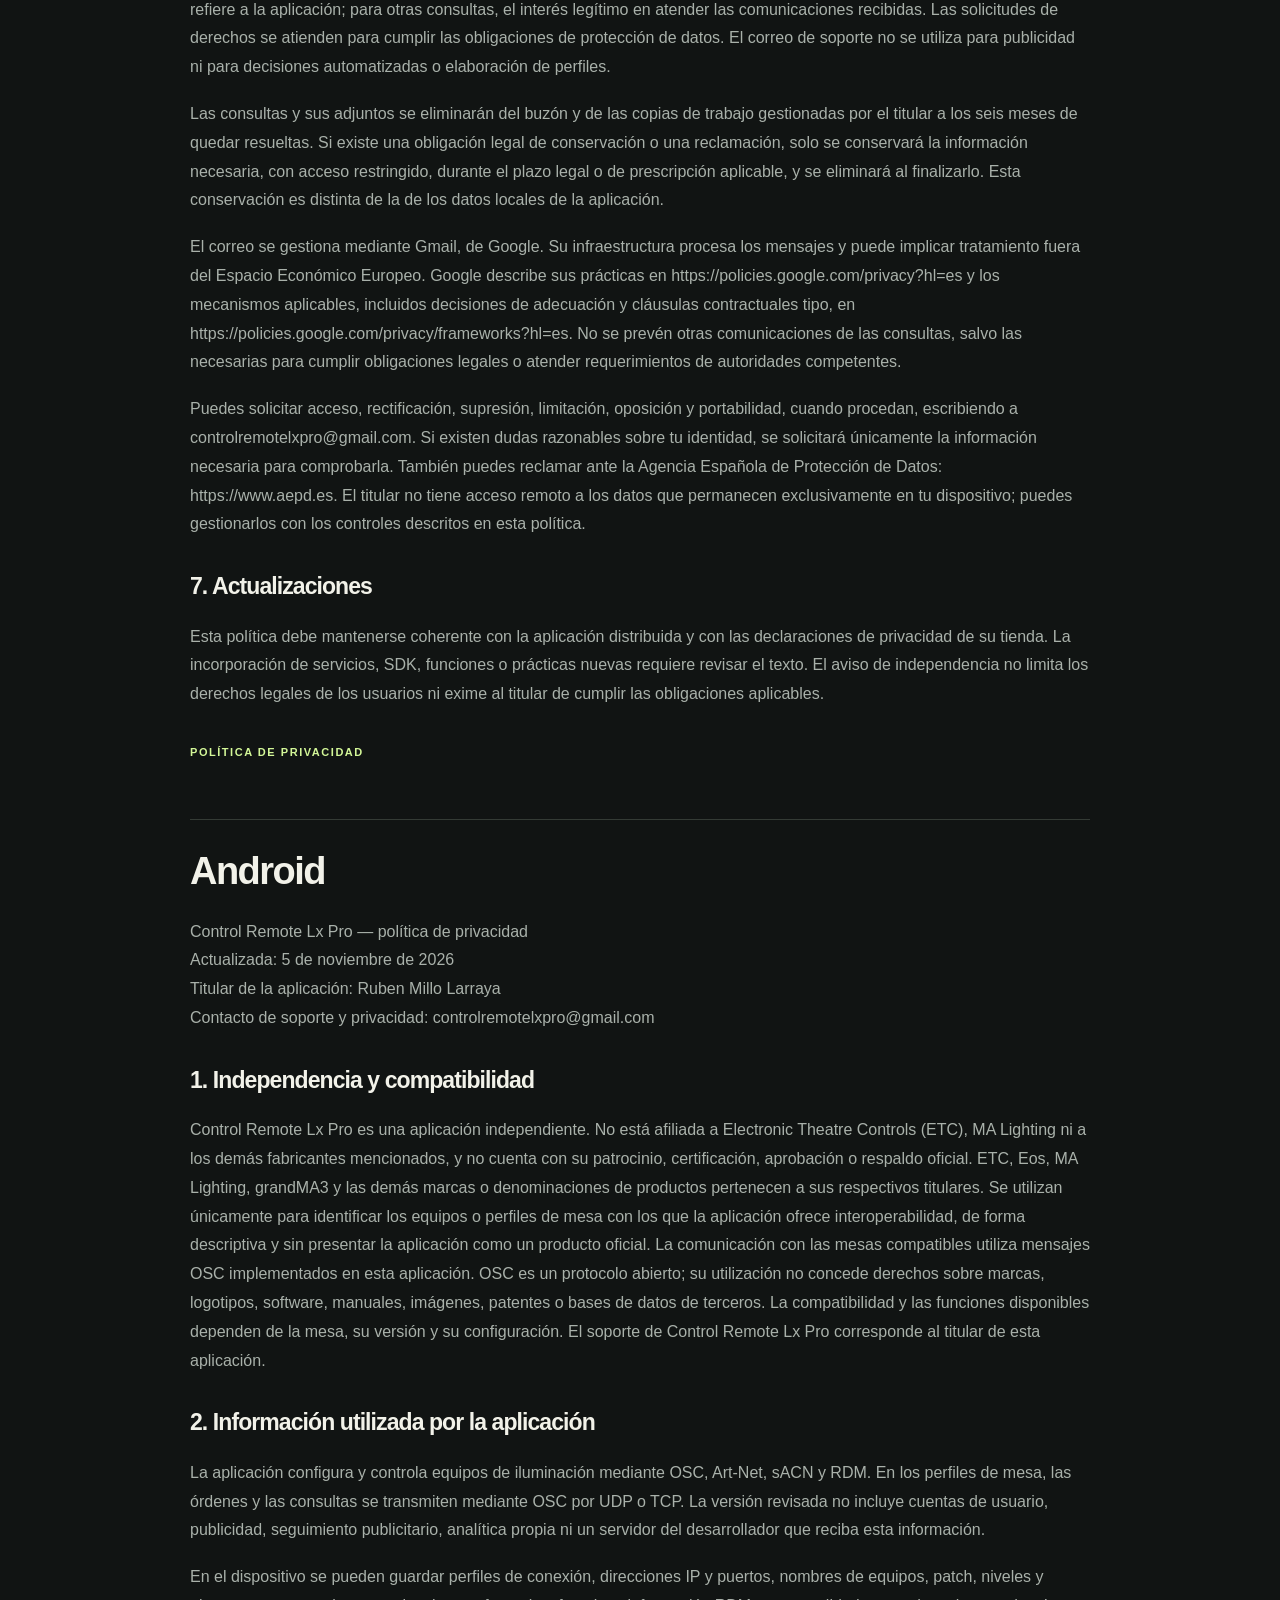
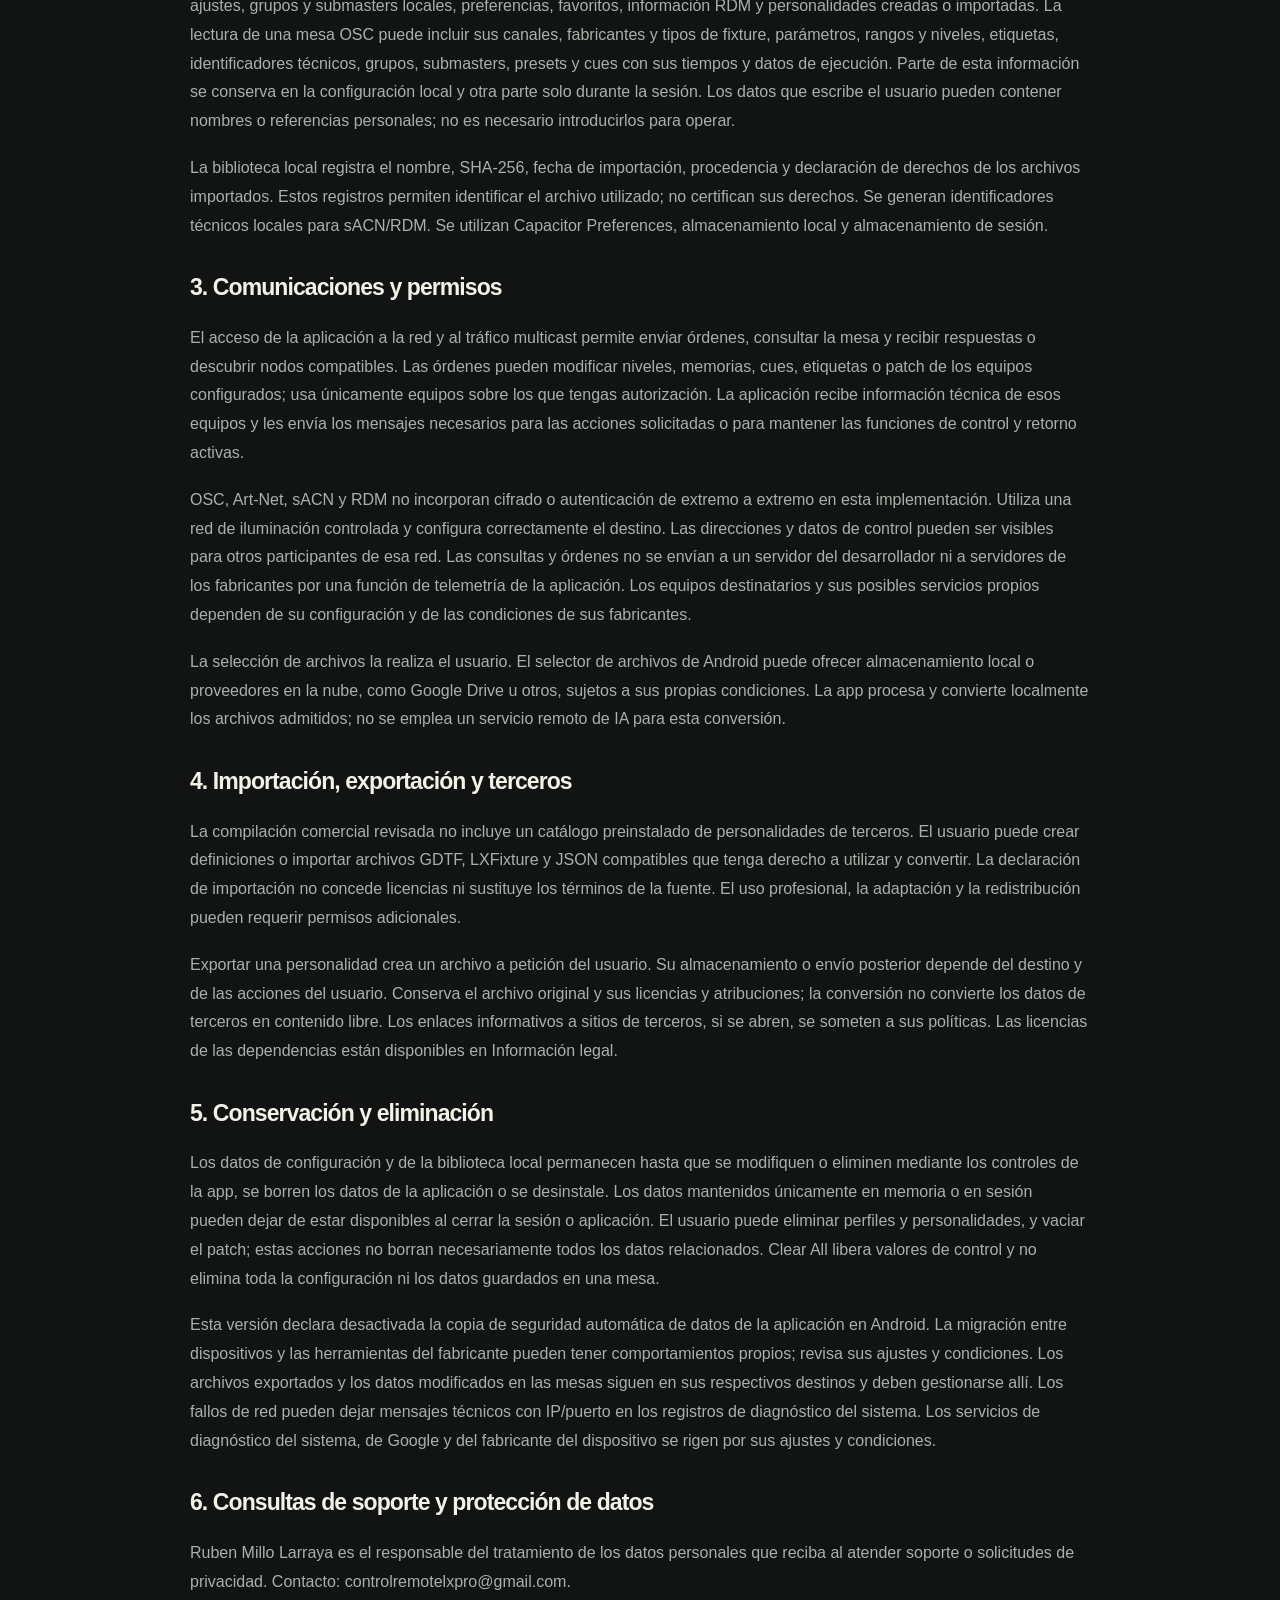
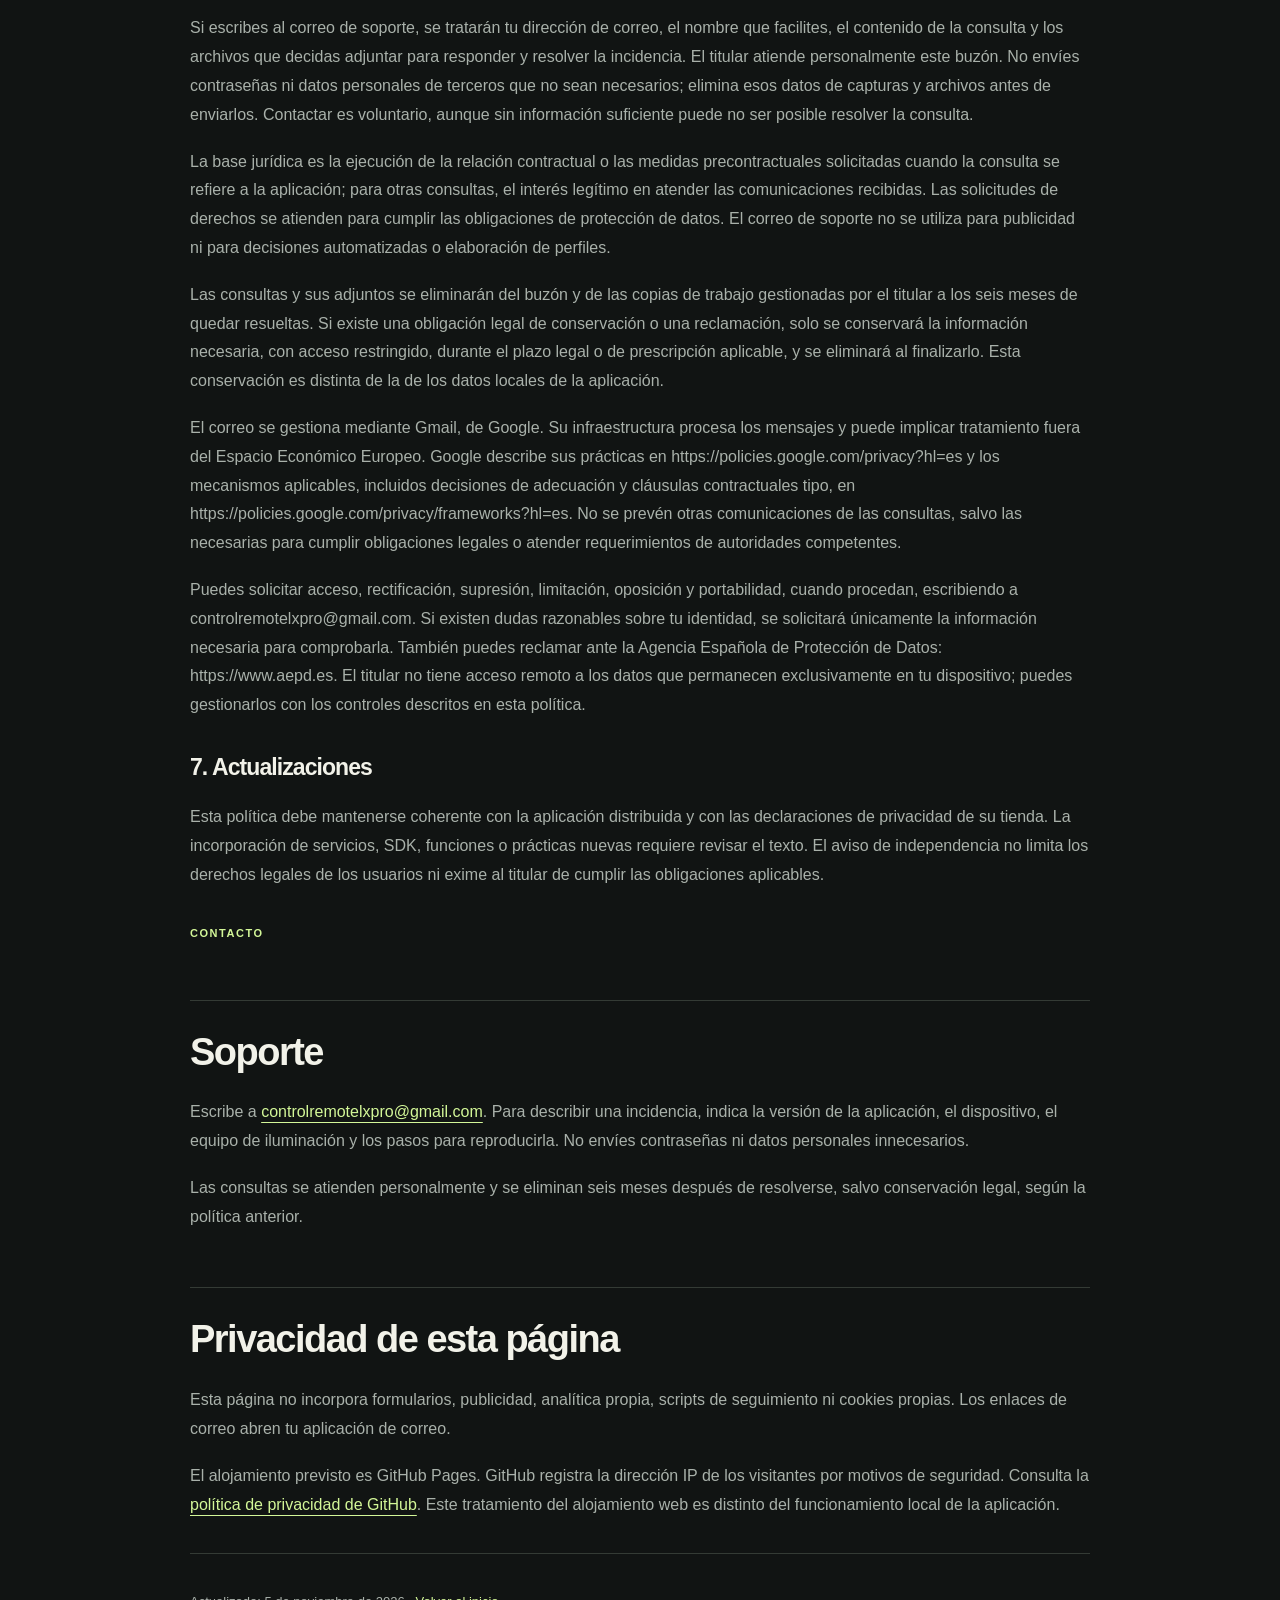
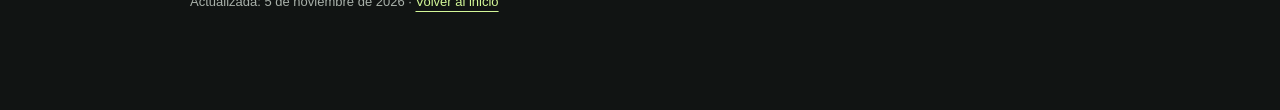
<file: privacidad.html>
<!doctype html>
<html lang="es"><head><meta charset="utf-8"><meta name="viewport" content="width=device-width,initial-scale=1"><meta name="description" content="Política de privacidad y soporte de Control Remote Lx Pro para iPhone, iPad y Android."><title>Control Remote Lx Pro · Privacidad y soporte</title>
<link rel="stylesheet" href="assets/docs.css">
</head><body><div class="site-bar"><a class="site-brand" href="index.html" aria-label="Control Remote Lx Pro, inicio"><span class="site-mark">LX</span><span>CONTROL REMOTE<strong>Lx Pro.</strong></span></a><nav aria-label="Navegación principal"><a href="index.html">Inicio</a><a href="manual/index.html">Manual</a><a href="plugins/grandma3/index.html">Plugin grandMA3</a><a href="privacidad.html">Privacidad</a></nav><a class="site-contact" href="mailto:controlremotelxpro@gmail.com">Contactar ↗</a></div><a class="skip" href="#ios">Ir a la política de privacidad</a><main><header><p class="label">CONTROL DE ILUMINACIÓN · RED LOCAL</p><h1>Control Remote Lx Pro</h1><p>Privacidad y soporte para iPhone, iPad y Android.</p><p>Titular: <strong>Ruben Millo Larraya</strong><br>Contacto: <a href="mailto:controlremotelxpro@gmail.com">controlremotelxpro@gmail.com</a></p><nav aria-label="Contenido"><a href="index.html">Descubre la aplicación</a><a href="manual/index.html">Manual de uso</a><a href="plugins/grandma3/index.html">Plugin grandMA3 y guía</a><a href="#ios">Privacidad iPhone / iPad</a><a href="#android">Privacidad Android</a><a href="#soporte">Soporte</a></nav></header>
<section id="ios" aria-labelledby="title-ios"><p class="label">POLÍTICA DE PRIVACIDAD</p><h2 id="title-ios">iPhone y iPad</h2><p>Control Remote Lx Pro — política de privacidad<br>Actualizada: 5 de noviembre de 2026<br>Titular de la aplicación: Ruben Millo Larraya<br>Contacto de soporte y privacidad: controlremotelxpro@gmail.com</p>
<h3>1. Independencia y compatibilidad</h3>
<p>Control Remote Lx Pro es una aplicación independiente. No está afiliada a Electronic Theatre Controls (ETC), MA Lighting ni a los demás fabricantes mencionados, y no cuenta con su patrocinio, certificación, aprobación o respaldo oficial. ETC, Eos, MA Lighting, grandMA3 y las demás marcas o denominaciones de productos pertenecen a sus respectivos titulares. Se utilizan únicamente para identificar los equipos o perfiles de mesa con los que la aplicación ofrece interoperabilidad, de forma descriptiva y sin presentar la aplicación como un producto oficial. La comunicación con las mesas compatibles utiliza mensajes OSC implementados en esta aplicación. OSC es un protocolo abierto; su utilización no concede derechos sobre marcas, logotipos, software, manuales, imágenes, patentes o bases de datos de terceros. La compatibilidad y las funciones disponibles dependen de la mesa, su versión y su configuración. El soporte de Control Remote Lx Pro corresponde al titular de esta aplicación.</p>
<h3>2. Información utilizada por la aplicación</h3>
<p>La aplicación configura y controla equipos de iluminación mediante OSC, Art-Net, sACN y RDM. En los perfiles de mesa, las órdenes y las consultas se transmiten mediante OSC por UDP o TCP. La versión revisada no incluye cuentas de usuario, publicidad, seguimiento publicitario, analítica propia ni un servidor del desarrollador que reciba esta información.</p>
<p>En el dispositivo se pueden guardar perfiles de conexión, direcciones IP y puertos, nombres de equipos, patch, niveles y ajustes, grupos y submasters locales, preferencias, favoritos, información RDM y personalidades creadas o importadas. La lectura de una mesa OSC puede incluir sus canales, fabricantes y tipos de fixture, parámetros, rangos y niveles, etiquetas, identificadores técnicos, grupos, submasters, presets y cues con sus tiempos y datos de ejecución. Parte de esta información se conserva en la configuración local y otra parte solo durante la sesión. Los datos que escribe el usuario pueden contener nombres o referencias personales; no es necesario introducirlos para operar.</p>
<p>La biblioteca local registra el nombre, SHA-256, fecha de importación, procedencia y declaración de derechos de los archivos importados. Estos registros permiten identificar el archivo utilizado; no certifican sus derechos. Se generan identificadores técnicos locales para sACN/RDM. Se utilizan Capacitor Preferences, almacenamiento local y almacenamiento de sesión.</p>
<h3>3. Comunicaciones y permisos</h3>
<p>El permiso de red local permite enviar órdenes, consultar la mesa y recibir respuestas o descubrir nodos compatibles. Las órdenes pueden modificar niveles, memorias, cues, etiquetas o patch de los equipos configurados; usa únicamente equipos sobre los que tengas autorización. La aplicación recibe información técnica de esos equipos y les envía los mensajes necesarios para las acciones solicitadas o para mantener las funciones de control y retorno activas.</p>
<p>OSC, Art-Net, sACN y RDM no incorporan cifrado o autenticación de extremo a extremo en esta implementación. Utiliza una red de iluminación controlada y configura correctamente el destino. Las direcciones y datos de control pueden ser visibles para otros participantes de esa red. Las consultas y órdenes no se envían a un servidor del desarrollador ni a servidores de los fabricantes por una función de telemetría de la aplicación. Los equipos destinatarios y sus posibles servicios propios dependen de su configuración y de las condiciones de sus fabricantes.</p>
<p>La selección de archivos la realiza el usuario. El proveedor elegido en Archivos puede incluir almacenamiento en la nube administrado por Apple u otro proveedor, sujeto a sus propias condiciones. La app procesa y convierte localmente los archivos admitidos; no se emplea un servicio remoto de IA para esta conversión.</p>
<h3>4. Importación, exportación y terceros</h3>
<p>La compilación comercial revisada no incluye un catálogo preinstalado de personalidades de terceros. El usuario puede crear definiciones o importar archivos GDTF, LXFixture y JSON compatibles que tenga derecho a utilizar y convertir. La declaración de importación no concede licencias ni sustituye los términos de la fuente. El uso profesional, la adaptación y la redistribución pueden requerir permisos adicionales.</p>
<p>Exportar una personalidad crea un archivo a petición del usuario. Su almacenamiento o envío posterior depende del destino y de las acciones del usuario. Conserva el archivo original y sus licencias y atribuciones; la conversión no convierte los datos de terceros en contenido libre. Los enlaces informativos a sitios de terceros, si se abren, se someten a sus políticas. Las licencias de las dependencias están disponibles en Información legal.</p>
<h3>5. Conservación y eliminación</h3>
<p>Los datos de configuración y de la biblioteca local permanecen hasta que se modifiquen o eliminen mediante los controles de la app, se borren los datos de la aplicación o se desinstale. Los datos mantenidos únicamente en memoria o en sesión pueden dejar de estar disponibles al cerrar la sesión o aplicación. El usuario puede eliminar perfiles y personalidades, y vaciar el patch; estas acciones no borran necesariamente todos los datos relacionados. Clear All libera valores de control y no elimina toda la configuración ni los datos guardados en una mesa.</p>
<p>Las copias de seguridad del sistema operativo pueden conservar o restaurar datos según los ajustes del usuario. Los archivos exportados y los datos modificados en las mesas siguen en sus respectivos destinos y deben gestionarse allí. Los fallos de red pueden dejar mensajes técnicos con IP/puerto en los registros de diagnóstico del sistema. Los servicios de diagnóstico y copias de seguridad de Apple se rigen por sus ajustes y condiciones.</p>
<h3>6. Consultas de soporte y protección de datos</h3>
<p>Ruben Millo Larraya es el responsable del tratamiento de los datos personales que reciba al atender soporte o solicitudes de privacidad. Contacto: controlremotelxpro@gmail.com.</p>
<p>Si escribes al correo de soporte, se tratarán tu dirección de correo, el nombre que facilites, el contenido de la consulta y los archivos que decidas adjuntar para responder y resolver la incidencia. El titular atiende personalmente este buzón. No envíes contraseñas ni datos personales de terceros que no sean necesarios; elimina esos datos de capturas y archivos antes de enviarlos. Contactar es voluntario, aunque sin información suficiente puede no ser posible resolver la consulta.</p>
<p>La base jurídica es la ejecución de la relación contractual o las medidas precontractuales solicitadas cuando la consulta se refiere a la aplicación; para otras consultas, el interés legítimo en atender las comunicaciones recibidas. Las solicitudes de derechos se atienden para cumplir las obligaciones de protección de datos. El correo de soporte no se utiliza para publicidad ni para decisiones automatizadas o elaboración de perfiles.</p>
<p>Las consultas y sus adjuntos se eliminarán del buzón y de las copias de trabajo gestionadas por el titular a los seis meses de quedar resueltas. Si existe una obligación legal de conservación o una reclamación, solo se conservará la información necesaria, con acceso restringido, durante el plazo legal o de prescripción aplicable, y se eliminará al finalizarlo. Esta conservación es distinta de la de los datos locales de la aplicación.</p>
<p>El correo se gestiona mediante Gmail, de Google. Su infraestructura procesa los mensajes y puede implicar tratamiento fuera del Espacio Económico Europeo. Google describe sus prácticas en https://policies.google.com/privacy?hl=es y los mecanismos aplicables, incluidos decisiones de adecuación y cláusulas contractuales tipo, en https://policies.google.com/privacy/frameworks?hl=es. No se prevén otras comunicaciones de las consultas, salvo las necesarias para cumplir obligaciones legales o atender requerimientos de autoridades competentes.</p>
<p>Puedes solicitar acceso, rectificación, supresión, limitación, oposición y portabilidad, cuando procedan, escribiendo a controlremotelxpro@gmail.com. Si existen dudas razonables sobre tu identidad, se solicitará únicamente la información necesaria para comprobarla. También puedes reclamar ante la Agencia Española de Protección de Datos: https://www.aepd.es. El titular no tiene acceso remoto a los datos que permanecen exclusivamente en tu dispositivo; puedes gestionarlos con los controles descritos en esta política.</p>
<h3>7. Actualizaciones</h3>
<p>Esta política debe mantenerse coherente con la aplicación distribuida y con las declaraciones de privacidad de su tienda. La incorporación de servicios, SDK, funciones o prácticas nuevas requiere revisar el texto. El aviso de independencia no limita los derechos legales de los usuarios ni exime al titular de cumplir las obligaciones aplicables.</p>
</section><section id="android" aria-labelledby="title-android"><p class="label">POLÍTICA DE PRIVACIDAD</p><h2 id="title-android">Android</h2><p>Control Remote Lx Pro — política de privacidad<br>Actualizada: 5 de noviembre de 2026<br>Titular de la aplicación: Ruben Millo Larraya<br>Contacto de soporte y privacidad: controlremotelxpro@gmail.com</p>
<h3>1. Independencia y compatibilidad</h3>
<p>Control Remote Lx Pro es una aplicación independiente. No está afiliada a Electronic Theatre Controls (ETC), MA Lighting ni a los demás fabricantes mencionados, y no cuenta con su patrocinio, certificación, aprobación o respaldo oficial. ETC, Eos, MA Lighting, grandMA3 y las demás marcas o denominaciones de productos pertenecen a sus respectivos titulares. Se utilizan únicamente para identificar los equipos o perfiles de mesa con los que la aplicación ofrece interoperabilidad, de forma descriptiva y sin presentar la aplicación como un producto oficial. La comunicación con las mesas compatibles utiliza mensajes OSC implementados en esta aplicación. OSC es un protocolo abierto; su utilización no concede derechos sobre marcas, logotipos, software, manuales, imágenes, patentes o bases de datos de terceros. La compatibilidad y las funciones disponibles dependen de la mesa, su versión y su configuración. El soporte de Control Remote Lx Pro corresponde al titular de esta aplicación.</p>
<h3>2. Información utilizada por la aplicación</h3>
<p>La aplicación configura y controla equipos de iluminación mediante OSC, Art-Net, sACN y RDM. En los perfiles de mesa, las órdenes y las consultas se transmiten mediante OSC por UDP o TCP. La versión revisada no incluye cuentas de usuario, publicidad, seguimiento publicitario, analítica propia ni un servidor del desarrollador que reciba esta información.</p>
<p>En el dispositivo se pueden guardar perfiles de conexión, direcciones IP y puertos, nombres de equipos, patch, niveles y ajustes, grupos y submasters locales, preferencias, favoritos, información RDM y personalidades creadas o importadas. La lectura de una mesa OSC puede incluir sus canales, fabricantes y tipos de fixture, parámetros, rangos y niveles, etiquetas, identificadores técnicos, grupos, submasters, presets y cues con sus tiempos y datos de ejecución. Parte de esta información se conserva en la configuración local y otra parte solo durante la sesión. Los datos que escribe el usuario pueden contener nombres o referencias personales; no es necesario introducirlos para operar.</p>
<p>La biblioteca local registra el nombre, SHA-256, fecha de importación, procedencia y declaración de derechos de los archivos importados. Estos registros permiten identificar el archivo utilizado; no certifican sus derechos. Se generan identificadores técnicos locales para sACN/RDM. Se utilizan Capacitor Preferences, almacenamiento local y almacenamiento de sesión.</p>
<h3>3. Comunicaciones y permisos</h3>
<p>El acceso de la aplicación a la red y al tráfico multicast permite enviar órdenes, consultar la mesa y recibir respuestas o descubrir nodos compatibles. Las órdenes pueden modificar niveles, memorias, cues, etiquetas o patch de los equipos configurados; usa únicamente equipos sobre los que tengas autorización. La aplicación recibe información técnica de esos equipos y les envía los mensajes necesarios para las acciones solicitadas o para mantener las funciones de control y retorno activas.</p>
<p>OSC, Art-Net, sACN y RDM no incorporan cifrado o autenticación de extremo a extremo en esta implementación. Utiliza una red de iluminación controlada y configura correctamente el destino. Las direcciones y datos de control pueden ser visibles para otros participantes de esa red. Las consultas y órdenes no se envían a un servidor del desarrollador ni a servidores de los fabricantes por una función de telemetría de la aplicación. Los equipos destinatarios y sus posibles servicios propios dependen de su configuración y de las condiciones de sus fabricantes.</p>
<p>La selección de archivos la realiza el usuario. El selector de archivos de Android puede ofrecer almacenamiento local o proveedores en la nube, como Google Drive u otros, sujetos a sus propias condiciones. La app procesa y convierte localmente los archivos admitidos; no se emplea un servicio remoto de IA para esta conversión.</p>
<h3>4. Importación, exportación y terceros</h3>
<p>La compilación comercial revisada no incluye un catálogo preinstalado de personalidades de terceros. El usuario puede crear definiciones o importar archivos GDTF, LXFixture y JSON compatibles que tenga derecho a utilizar y convertir. La declaración de importación no concede licencias ni sustituye los términos de la fuente. El uso profesional, la adaptación y la redistribución pueden requerir permisos adicionales.</p>
<p>Exportar una personalidad crea un archivo a petición del usuario. Su almacenamiento o envío posterior depende del destino y de las acciones del usuario. Conserva el archivo original y sus licencias y atribuciones; la conversión no convierte los datos de terceros en contenido libre. Los enlaces informativos a sitios de terceros, si se abren, se someten a sus políticas. Las licencias de las dependencias están disponibles en Información legal.</p>
<h3>5. Conservación y eliminación</h3>
<p>Los datos de configuración y de la biblioteca local permanecen hasta que se modifiquen o eliminen mediante los controles de la app, se borren los datos de la aplicación o se desinstale. Los datos mantenidos únicamente en memoria o en sesión pueden dejar de estar disponibles al cerrar la sesión o aplicación. El usuario puede eliminar perfiles y personalidades, y vaciar el patch; estas acciones no borran necesariamente todos los datos relacionados. Clear All libera valores de control y no elimina toda la configuración ni los datos guardados en una mesa.</p>
<p>Esta versión declara desactivada la copia de seguridad automática de datos de la aplicación en Android. La migración entre dispositivos y las herramientas del fabricante pueden tener comportamientos propios; revisa sus ajustes y condiciones. Los archivos exportados y los datos modificados en las mesas siguen en sus respectivos destinos y deben gestionarse allí. Los fallos de red pueden dejar mensajes técnicos con IP/puerto en los registros de diagnóstico del sistema. Los servicios de diagnóstico del sistema, de Google y del fabricante del dispositivo se rigen por sus ajustes y condiciones.</p>
<h3>6. Consultas de soporte y protección de datos</h3>
<p>Ruben Millo Larraya es el responsable del tratamiento de los datos personales que reciba al atender soporte o solicitudes de privacidad. Contacto: controlremotelxpro@gmail.com.</p>
<p>Si escribes al correo de soporte, se tratarán tu dirección de correo, el nombre que facilites, el contenido de la consulta y los archivos que decidas adjuntar para responder y resolver la incidencia. El titular atiende personalmente este buzón. No envíes contraseñas ni datos personales de terceros que no sean necesarios; elimina esos datos de capturas y archivos antes de enviarlos. Contactar es voluntario, aunque sin información suficiente puede no ser posible resolver la consulta.</p>
<p>La base jurídica es la ejecución de la relación contractual o las medidas precontractuales solicitadas cuando la consulta se refiere a la aplicación; para otras consultas, el interés legítimo en atender las comunicaciones recibidas. Las solicitudes de derechos se atienden para cumplir las obligaciones de protección de datos. El correo de soporte no se utiliza para publicidad ni para decisiones automatizadas o elaboración de perfiles.</p>
<p>Las consultas y sus adjuntos se eliminarán del buzón y de las copias de trabajo gestionadas por el titular a los seis meses de quedar resueltas. Si existe una obligación legal de conservación o una reclamación, solo se conservará la información necesaria, con acceso restringido, durante el plazo legal o de prescripción aplicable, y se eliminará al finalizarlo. Esta conservación es distinta de la de los datos locales de la aplicación.</p>
<p>El correo se gestiona mediante Gmail, de Google. Su infraestructura procesa los mensajes y puede implicar tratamiento fuera del Espacio Económico Europeo. Google describe sus prácticas en https://policies.google.com/privacy?hl=es y los mecanismos aplicables, incluidos decisiones de adecuación y cláusulas contractuales tipo, en https://policies.google.com/privacy/frameworks?hl=es. No se prevén otras comunicaciones de las consultas, salvo las necesarias para cumplir obligaciones legales o atender requerimientos de autoridades competentes.</p>
<p>Puedes solicitar acceso, rectificación, supresión, limitación, oposición y portabilidad, cuando procedan, escribiendo a controlremotelxpro@gmail.com. Si existen dudas razonables sobre tu identidad, se solicitará únicamente la información necesaria para comprobarla. También puedes reclamar ante la Agencia Española de Protección de Datos: https://www.aepd.es. El titular no tiene acceso remoto a los datos que permanecen exclusivamente en tu dispositivo; puedes gestionarlos con los controles descritos en esta política.</p>
<h3>7. Actualizaciones</h3>
<p>Esta política debe mantenerse coherente con la aplicación distribuida y con las declaraciones de privacidad de su tienda. La incorporación de servicios, SDK, funciones o prácticas nuevas requiere revisar el texto. El aviso de independencia no limita los derechos legales de los usuarios ni exime al titular de cumplir las obligaciones aplicables.</p>
</section>
<section id="soporte"><p class="label">CONTACTO</p><h2>Soporte</h2><p>Escribe a <a href="mailto:controlremotelxpro@gmail.com">controlremotelxpro@gmail.com</a>. Para describir una incidencia, indica la versión de la aplicación, el dispositivo, el equipo de iluminación y los pasos para reproducirla. No envíes contraseñas ni datos personales innecesarios.</p><p>Las consultas se atienden personalmente y se eliminan seis meses después de resolverse, salvo conservación legal, según la política anterior.</p></section>
<section id="web"><h2>Privacidad de esta página</h2><p>Esta página no incorpora formularios, publicidad, analítica propia, scripts de seguimiento ni cookies propias. Los enlaces de correo abren tu aplicación de correo.</p><p>El alojamiento previsto es GitHub Pages. GitHub registra la dirección IP de los visitantes por motivos de seguridad. Consulta la <a href="https://docs.github.com/en/site-policy/privacy-policies/github-general-privacy-statement">política de privacidad de GitHub</a>. Este tratamiento del alojamiento web es distinto del funcionamiento local de la aplicación.</p></section><footer>Actualizada: 5 de noviembre de 2026 · <a href="#">Volver al inicio</a></footer></main></body></html>
</file>
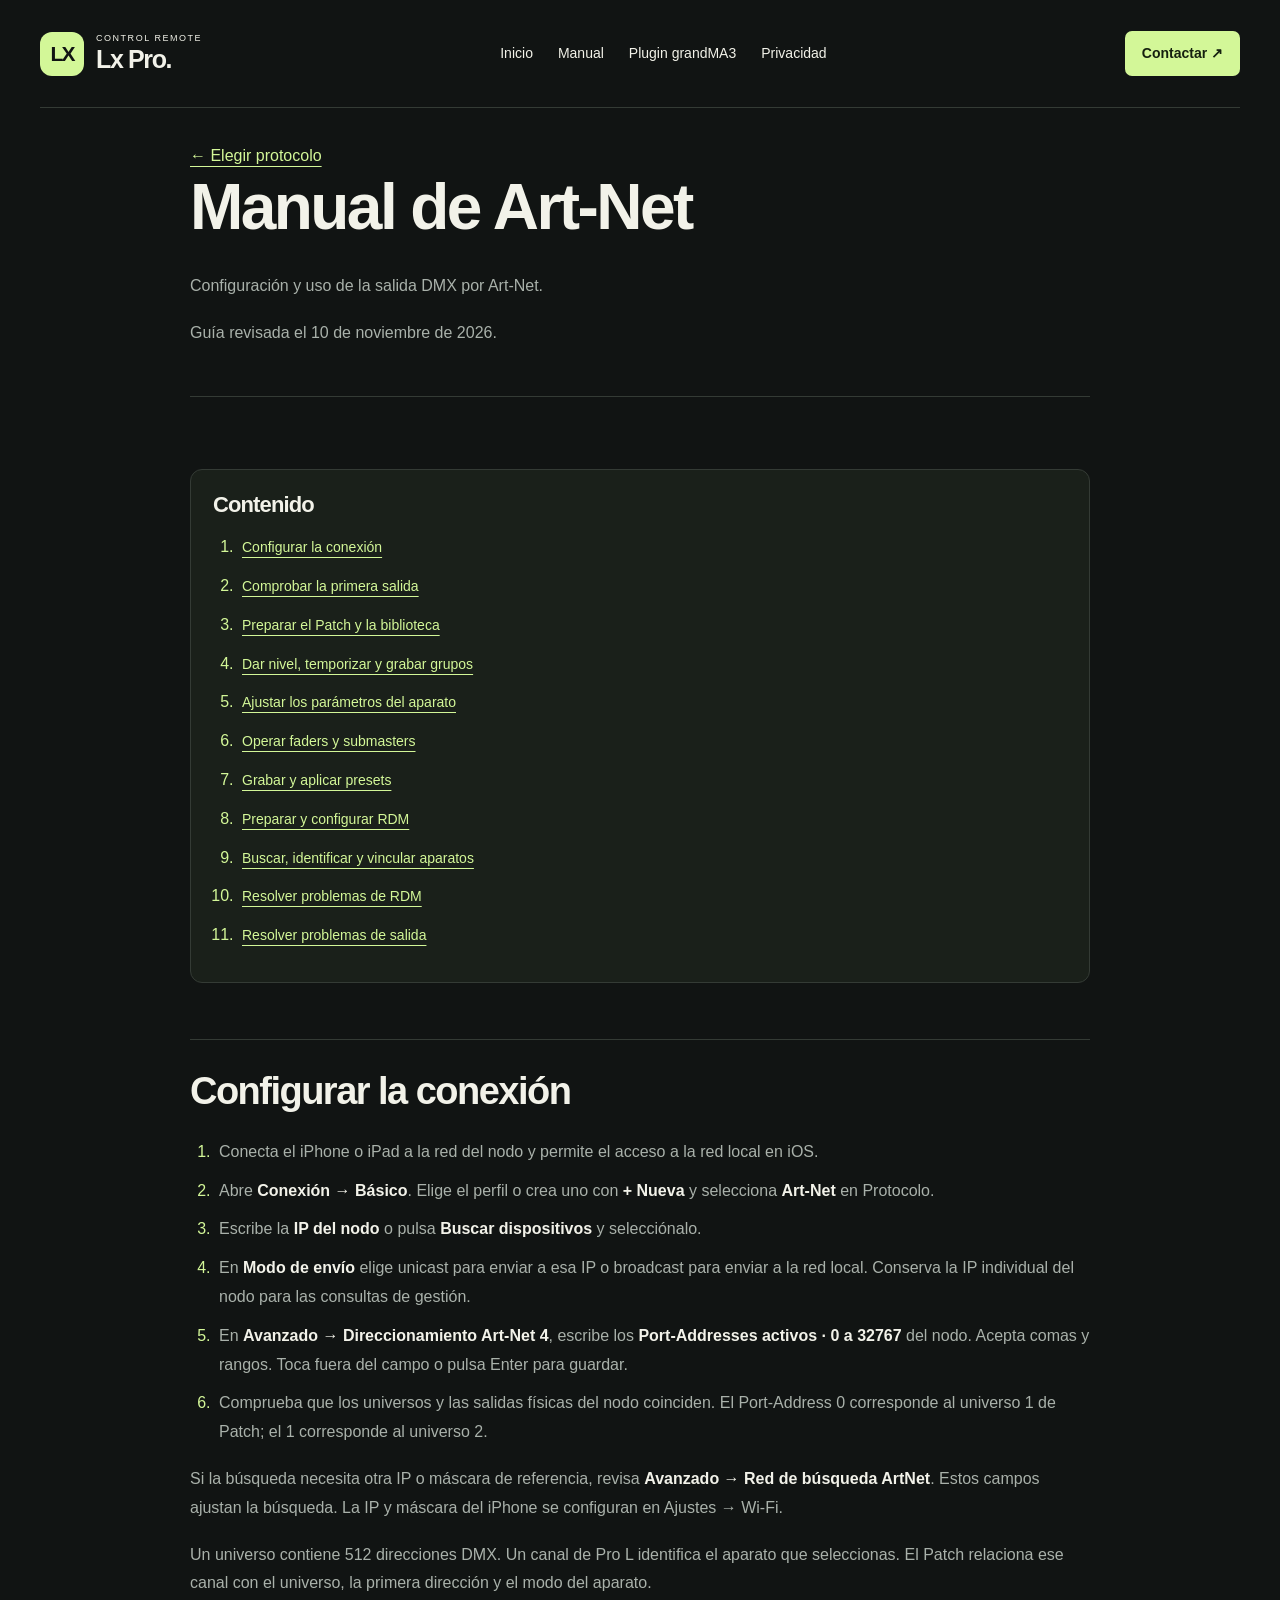
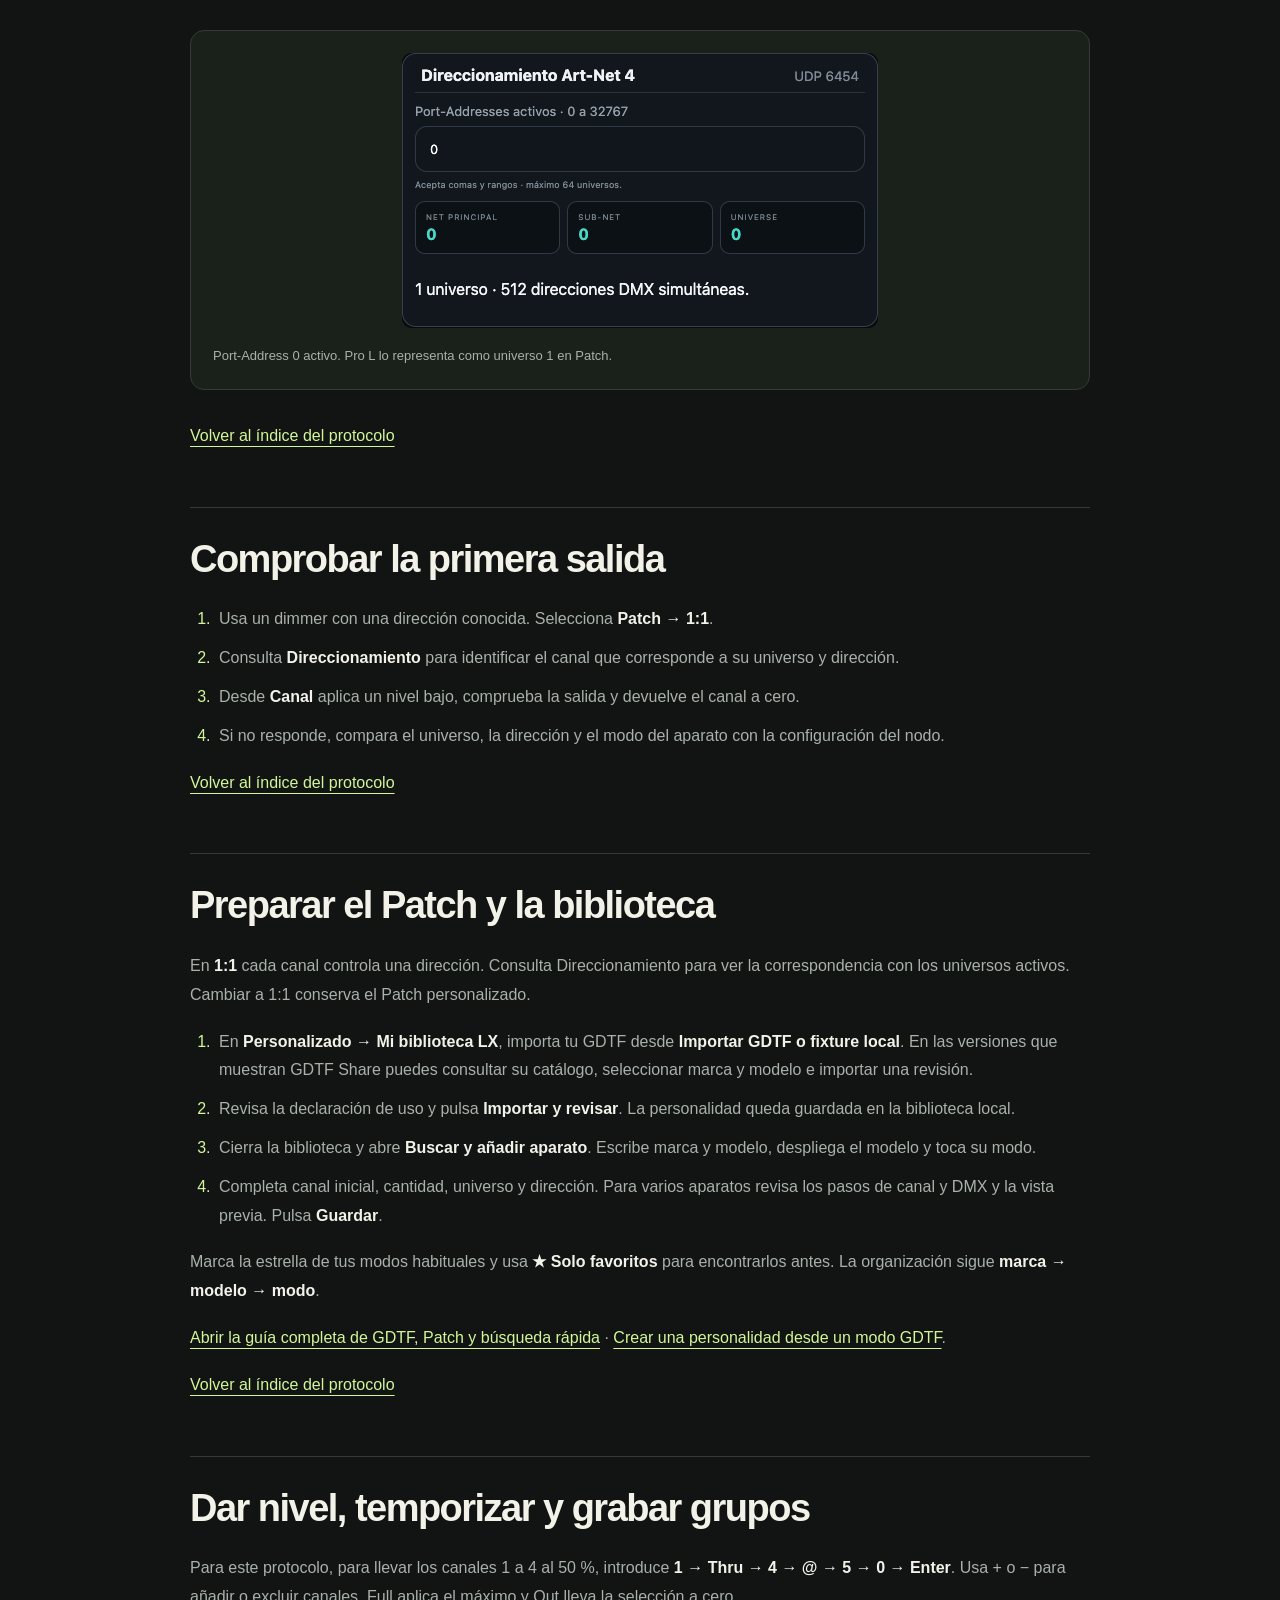
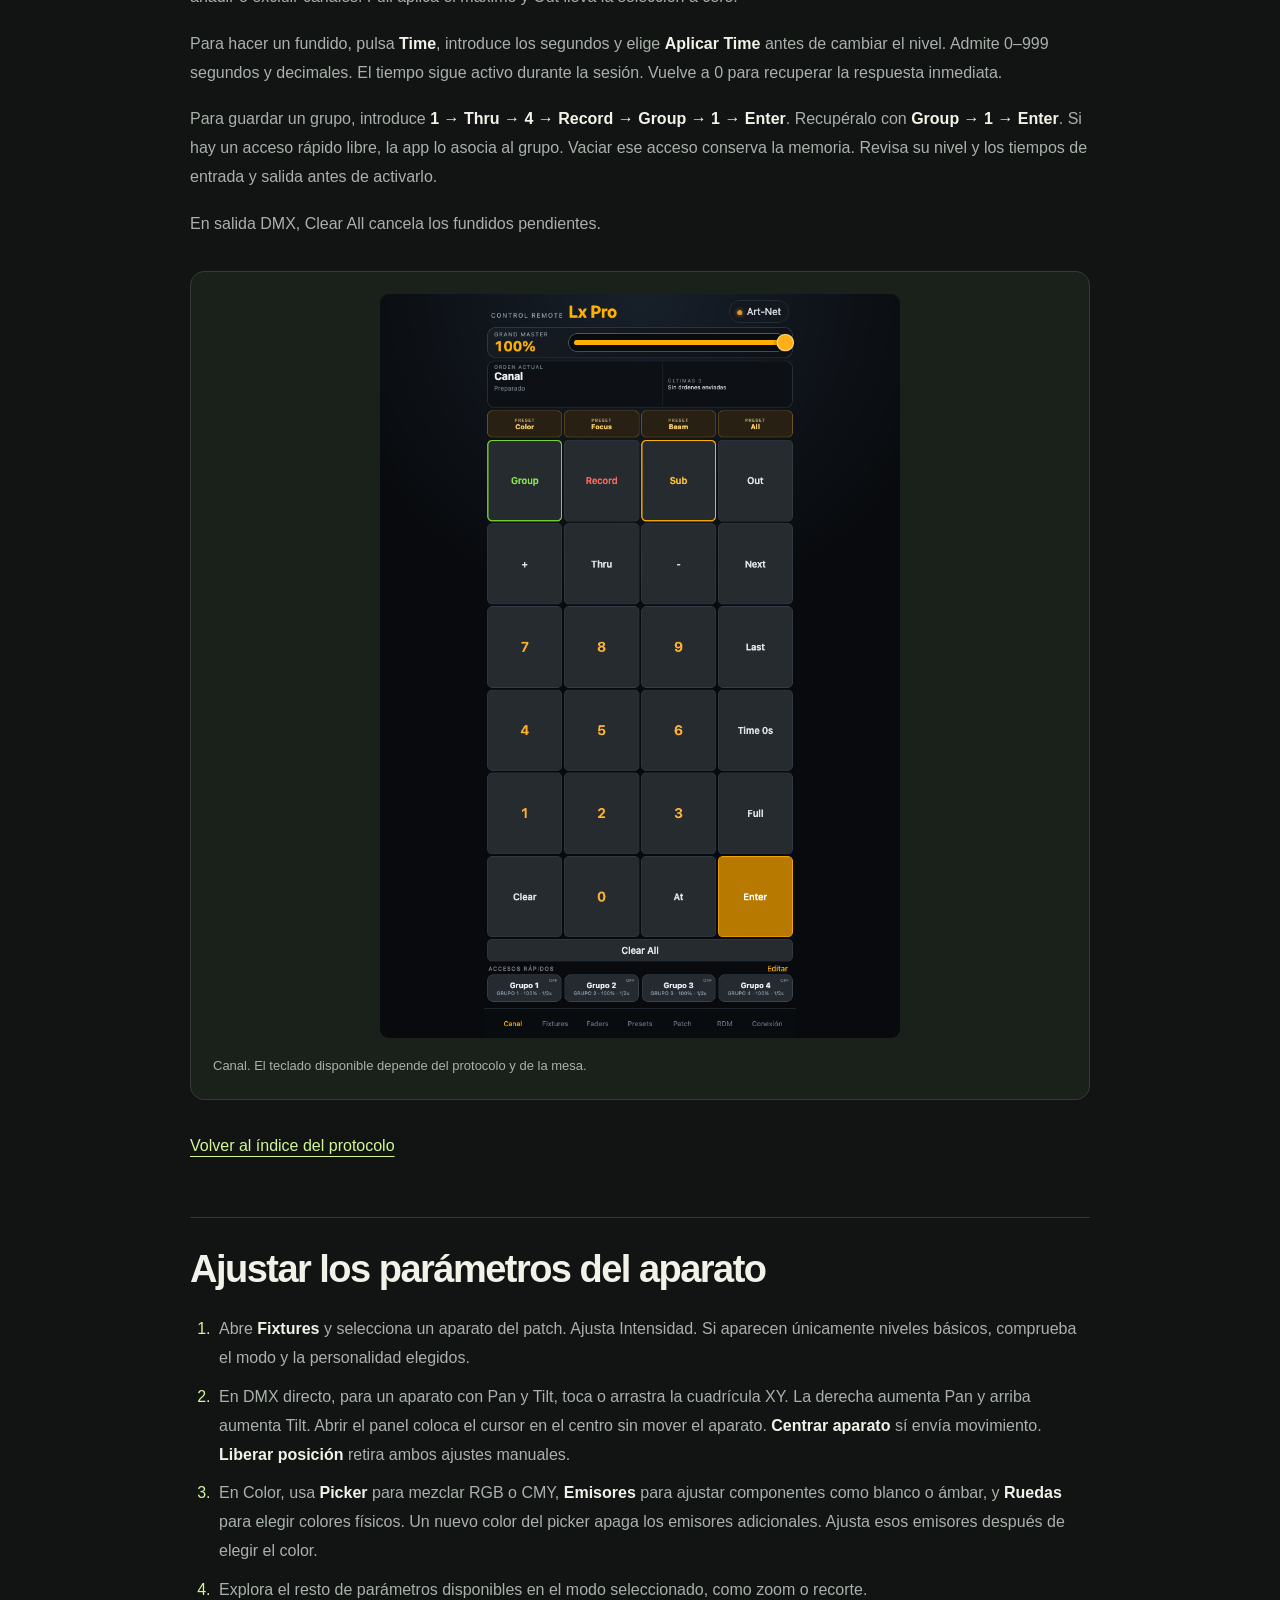
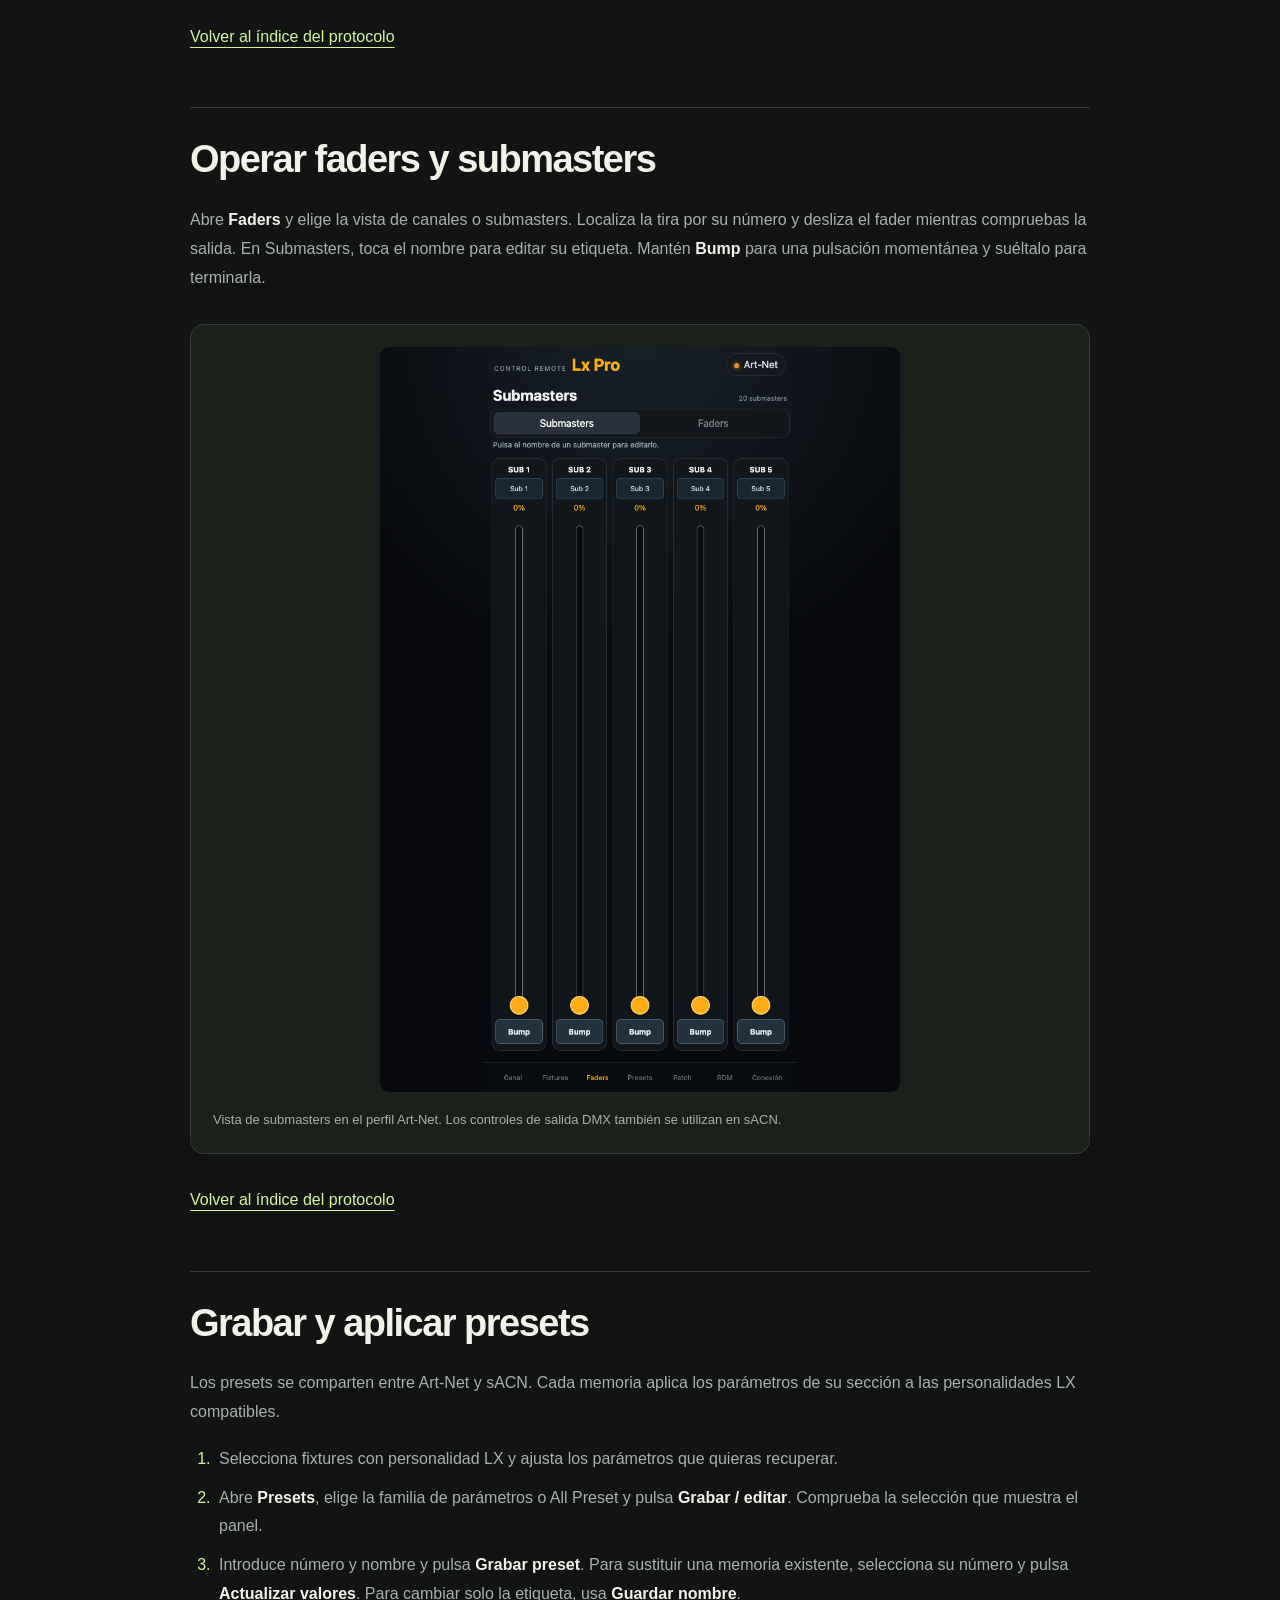
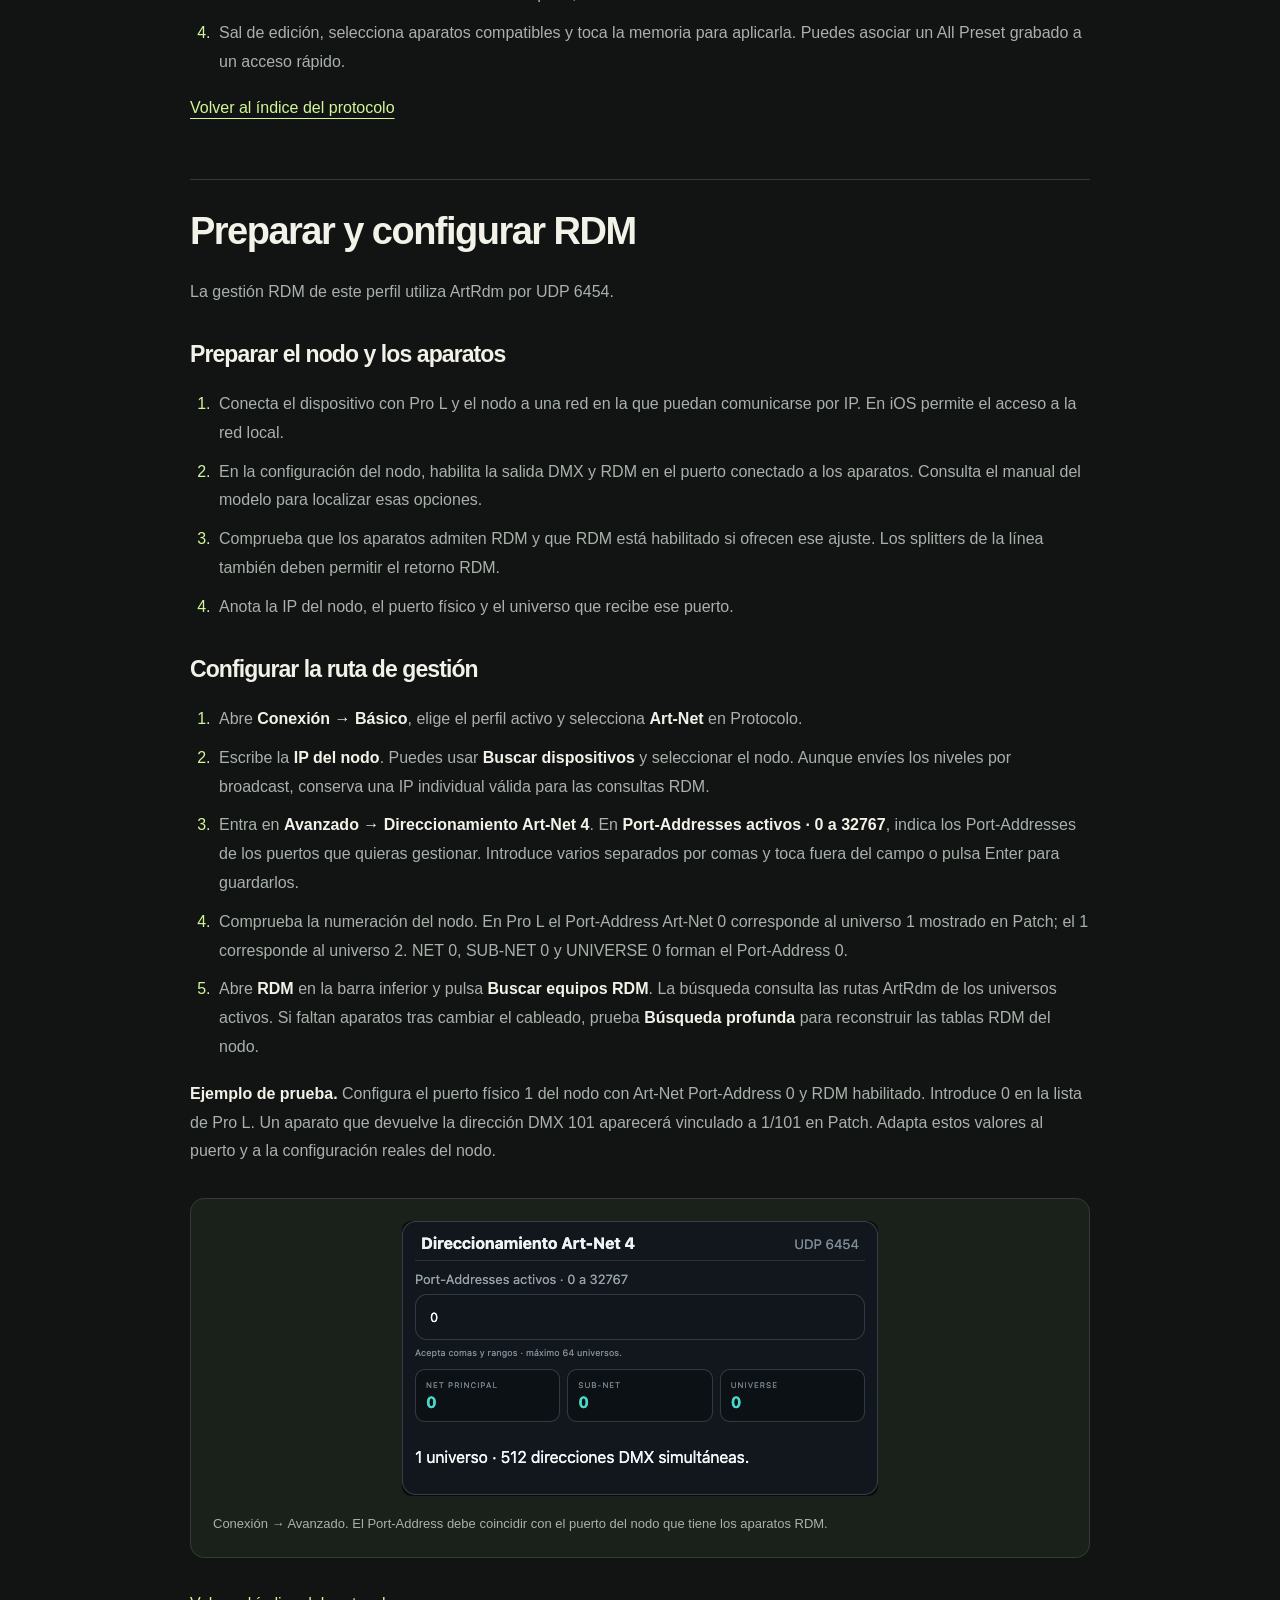
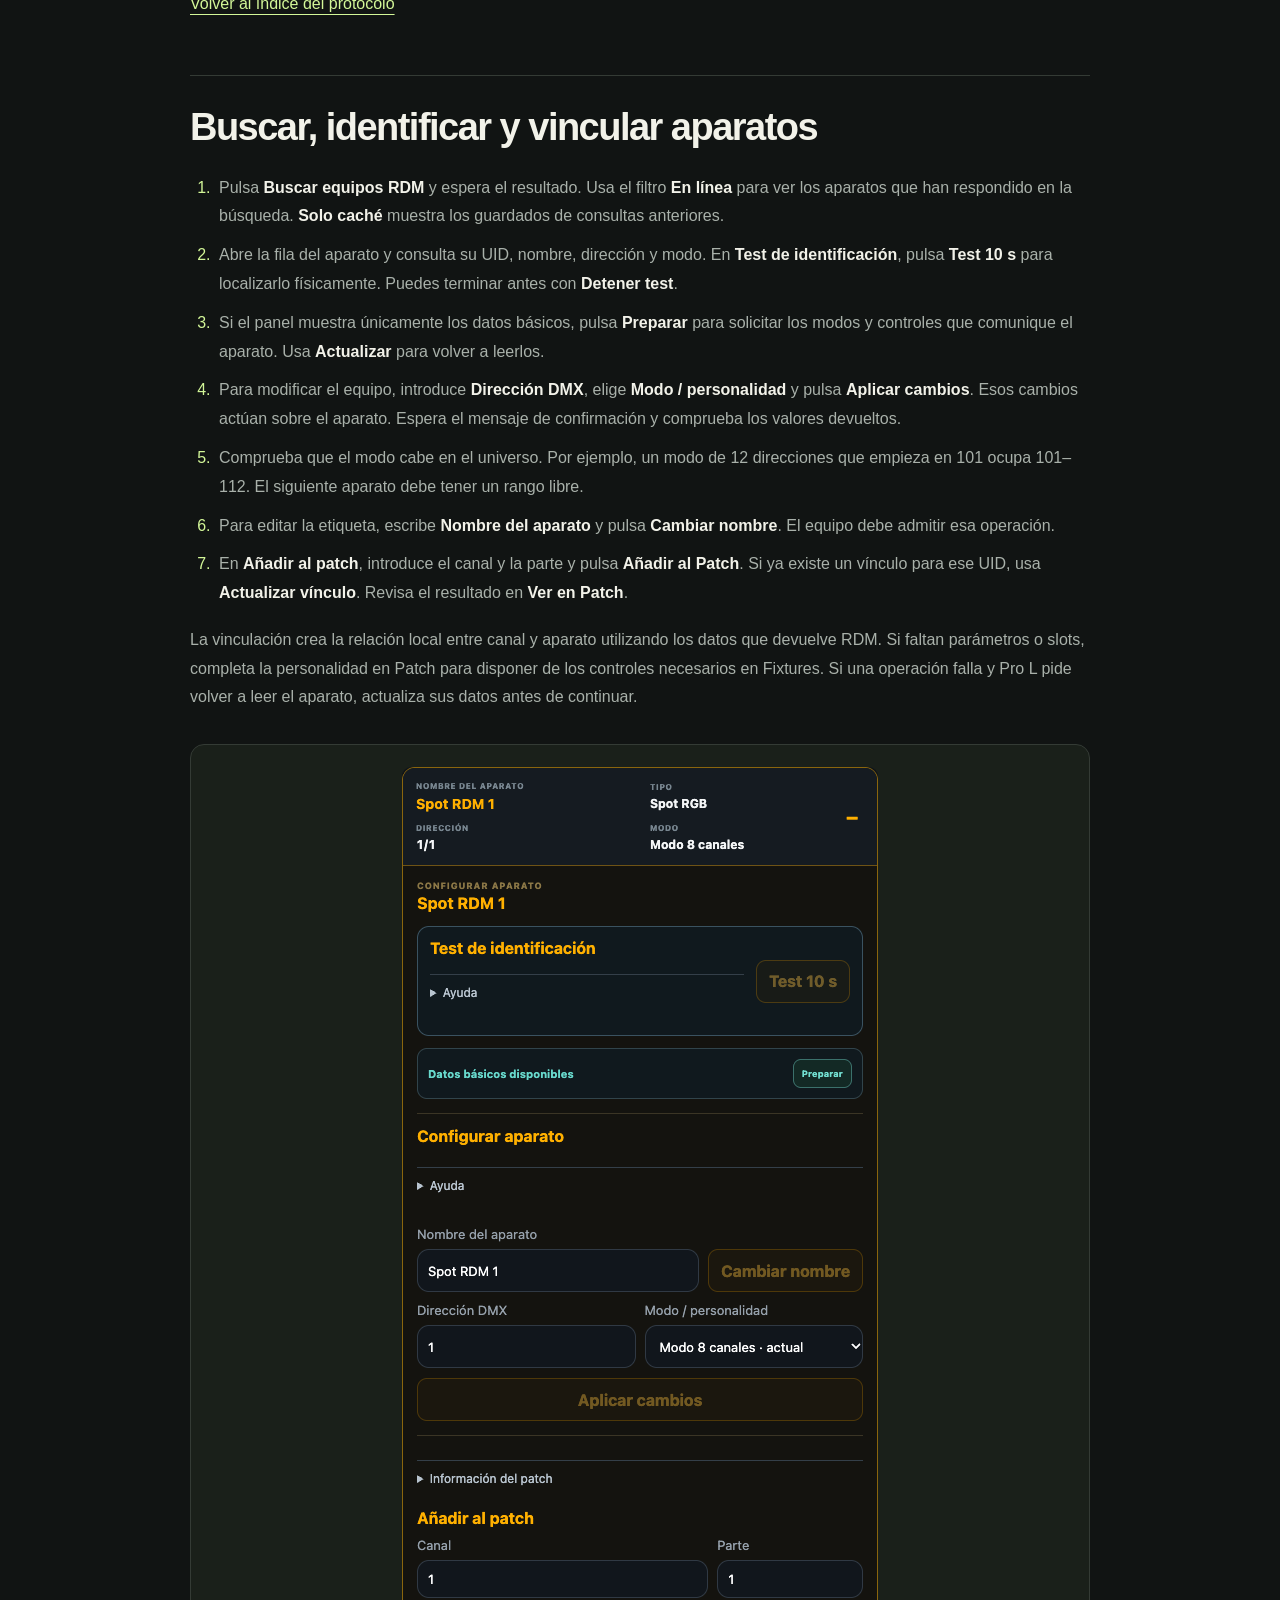
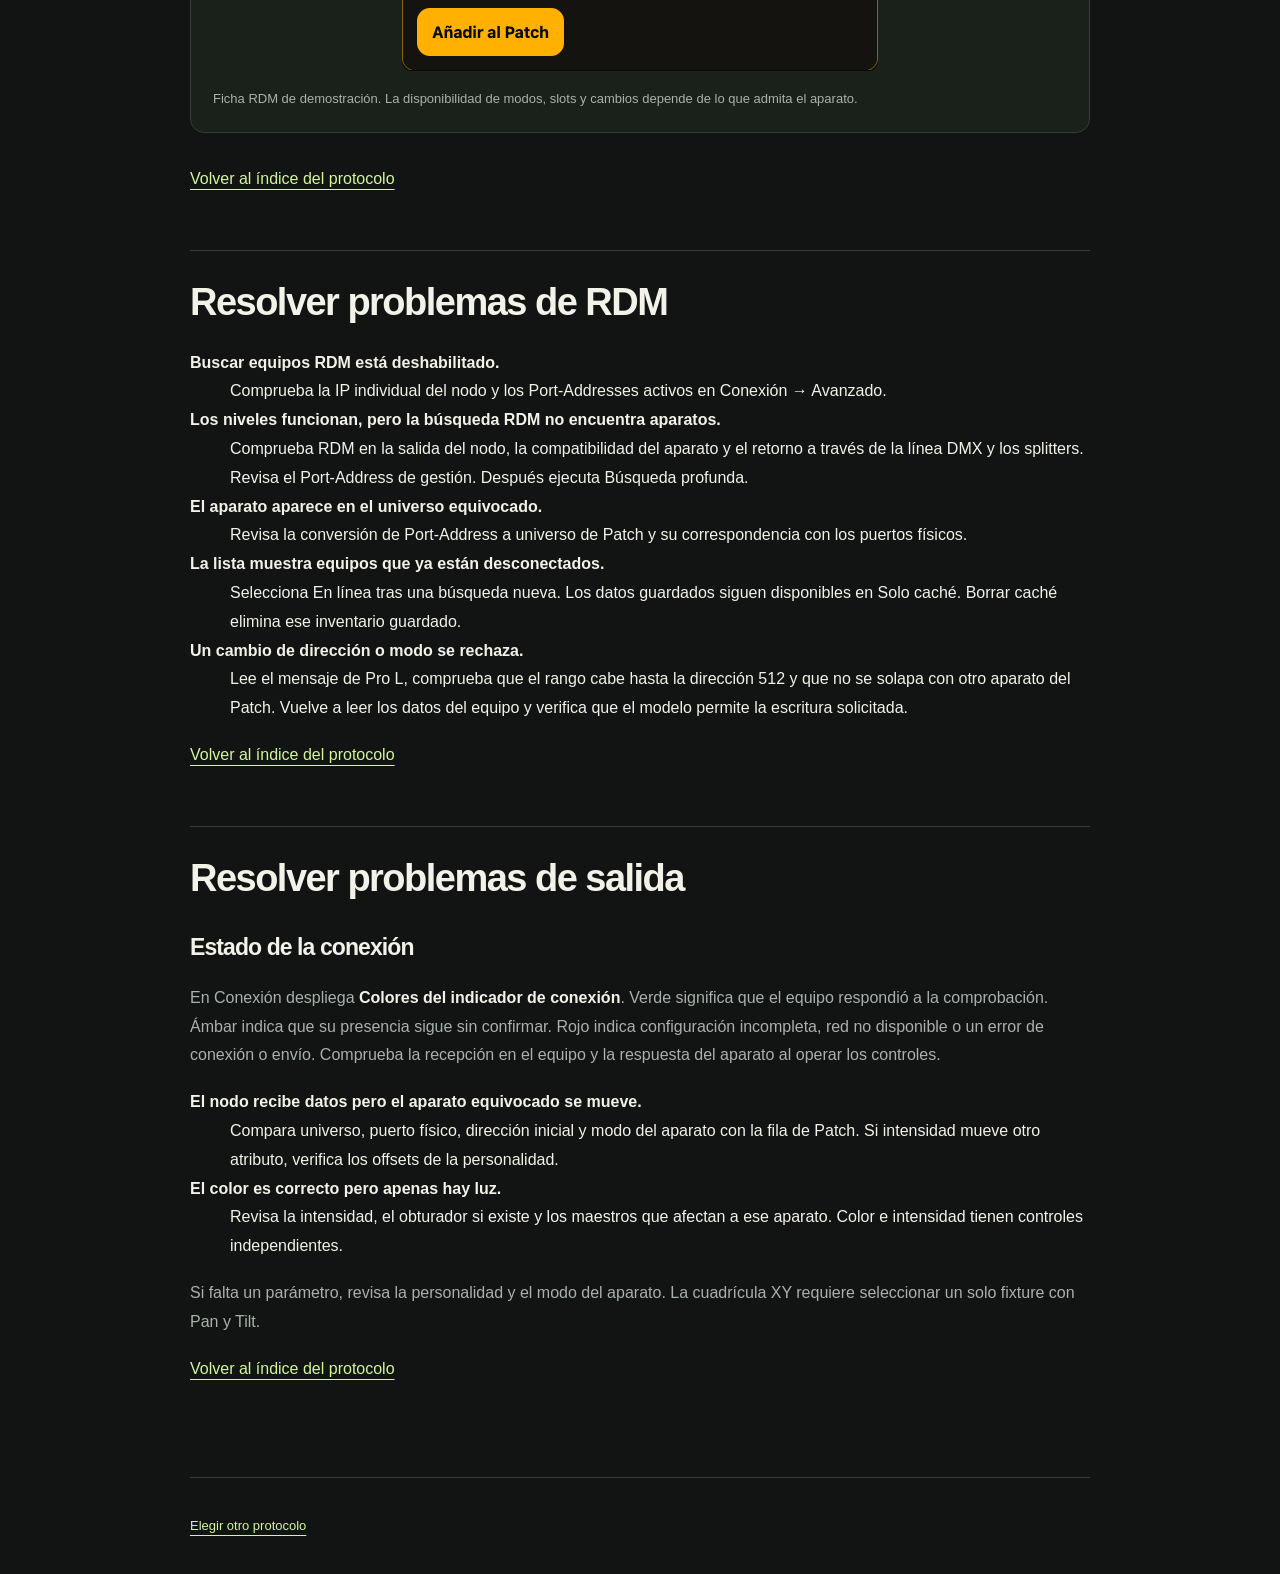
<file: manual/artnet.html>
<!doctype html>
<html lang="es">
<head>
<meta charset="utf-8">
<meta name="viewport" content="width=device-width, initial-scale=1">
<title>Manual de Art-Net · Control Remote Lx Pro</title>

<link rel="stylesheet" href="../assets/docs.css">
</head>
<body><div class="site-bar"><a class="site-brand" href="../index.html" aria-label="Control Remote Lx Pro, inicio"><span class="site-mark">LX</span><span>CONTROL REMOTE<strong>Lx Pro.</strong></span></a><nav aria-label="Navegación principal"><a href="../index.html">Inicio</a><a href="../manual/index.html">Manual</a><a href="../plugins/grandma3/index.html">Plugin grandMA3</a><a href="../privacidad.html">Privacidad</a></nav><a class="site-contact" href="mailto:controlremotelxpro@gmail.com">Contactar ↗</a></div>
<header><a href="index.html">← Elegir protocolo</a><h1>Manual de Art-Net</h1><p>Configuración y uso de la salida DMX por Art-Net.</p><p>Guía revisada el 10 de noviembre de 2026.</p></header>
<main>
<nav id="indice" aria-label="Índice del protocolo">
<h2>Contenido</h2>
<ol><li><a href="#conexion">Configurar la conexión</a></li>
<li><a href="#prueba">Comprobar la primera salida</a></li>
<li><a href="#patch">Preparar el Patch y la biblioteca</a></li>
<li><a href="#canal">Dar nivel, temporizar y grabar grupos</a></li>
<li><a href="#fixtures">Ajustar los parámetros del aparato</a></li>
<li><a href="#faders">Operar faders y submasters</a></li>
<li><a href="#presets">Grabar y aplicar presets</a></li>
<li><a href="#rdm">Preparar y configurar RDM</a></li>
<li><a href="#rdm-operaciones">Buscar, identificar y vincular aparatos</a></li>
<li><a href="#rdm-problemas">Resolver problemas de RDM</a></li>
<li><a href="#diagnostico">Resolver problemas de salida</a></li></ol>
</nav>
<section id="conexion">
<h2>Configurar la conexión</h2>
<ol>
<li>Conecta el iPhone o iPad a la red del nodo y permite el acceso a la red local en iOS.</li>
<li>Abre <b>Conexión → Básico</b>. Elige el perfil o crea uno con <b>+ Nueva</b> y selecciona <b>Art-Net</b> en Protocolo.</li>
<li>Escribe la <b>IP del nodo</b> o pulsa <b>Buscar dispositivos</b> y selecciónalo.</li>
<li>En <b>Modo de envío</b> elige unicast para enviar a esa IP o broadcast para enviar a la red local. Conserva la IP individual del nodo para las consultas de gestión.</li>
<li>En <b>Avanzado → Direccionamiento Art-Net 4</b>, escribe los <b>Port-Addresses activos · 0 a 32767</b> del nodo. Acepta comas y rangos. Toca fuera del campo o pulsa Enter para guardar.</li>
<li>Comprueba que los universos y las salidas físicas del nodo coinciden. El Port-Address 0 corresponde al universo 1 de Patch; el 1 corresponde al universo 2.</li>
</ol>
<p>Si la búsqueda necesita otra IP o máscara de referencia, revisa <b>Avanzado → Red de búsqueda ArtNet</b>. Estos campos ajustan la búsqueda. La IP y máscara del iPhone se configuran en Ajustes → Wi-Fi.</p><p>Un universo contiene 512 direcciones DMX. Un canal de Pro L identifica el aparato que seleccionas. El Patch relaciona ese canal con el universo, la primera dirección y el modo del aparato.</p><figure>
<img loading="lazy" src="07-rdm-artnet.png" alt="Port-Address 0 activo. Pro L lo representa como universo 1 en Patch.">
<figcaption>Port-Address 0 activo. Pro L lo representa como universo 1 en Patch.</figcaption>
</figure>
<p><a href="#indice">Volver al índice del protocolo</a></p>
</section>
<section id="prueba">
<h2>Comprobar la primera salida</h2>
<ol><li>Usa un dimmer con una dirección conocida. Selecciona <b>Patch → 1:1</b>.</li><li>Consulta <b>Direccionamiento</b> para identificar el canal que corresponde a su universo y dirección.</li><li>Desde <b>Canal</b> aplica un nivel bajo, comprueba la salida y devuelve el canal a cero.</li><li>Si no responde, compara el universo, la dirección y el modo del aparato con la configuración del nodo.</li></ol>
<p><a href="#indice">Volver al índice del protocolo</a></p>
</section>
<section id="patch">
<h2>Preparar el Patch y la biblioteca</h2>
<p>En <b>1:1</b> cada canal controla una dirección. Consulta Direccionamiento para ver la correspondencia con los universos activos. Cambiar a 1:1 conserva el Patch personalizado.</p>
<ol>
<li>En <b>Personalizado → Mi biblioteca LX</b>, importa tu GDTF desde <b>Importar GDTF o fixture local</b>. En las versiones que muestran GDTF Share puedes consultar su catálogo, seleccionar marca y modelo e importar una revisión.</li>
<li>Revisa la declaración de uso y pulsa <b>Importar y revisar</b>. La personalidad queda guardada en la biblioteca local.</li>
<li>Cierra la biblioteca y abre <b>Buscar y añadir aparato</b>. Escribe marca y modelo, despliega el modelo y toca su modo.</li>
<li>Completa canal inicial, cantidad, universo y dirección. Para varios aparatos revisa los pasos de canal y DMX y la vista previa. Pulsa <b>Guardar</b>.</li>
</ol>
<p>Marca la estrella de tus modos habituales y usa <b>★ Solo favoritos</b> para encontrarlos antes. La organización sigue <b>marca → modelo → modo</b>.</p>
<p><a href="gdtf.html">Abrir la guía completa de GDTF, Patch y búsqueda rápida</a> · <a href="gdtf.html#plantilla">Crear una personalidad desde un modo GDTF</a>.</p>
<p><a href="#indice">Volver al índice del protocolo</a></p>
</section>
<section id="canal">
<h2>Dar nivel, temporizar y grabar grupos</h2>
<p>Para este protocolo, para llevar los canales 1 a 4 al 50 %, introduce <b>1 → Thru → 4 → @ → 5 → 0 → Enter</b>. Usa + o − para añadir o excluir canales. Full aplica el máximo y Out lleva la selección a cero.</p><p>Para hacer un fundido, pulsa <b>Time</b>, introduce los segundos y elige <b>Aplicar Time</b> antes de cambiar el nivel. Admite 0–999 segundos y decimales. El tiempo sigue activo durante la sesión. Vuelve a 0 para recuperar la respuesta inmediata.</p>
<p>Para guardar un grupo, introduce <b>1 → Thru → 4 → Record → Group → 1 → Enter</b>. Recupéralo con <b>Group → 1 → Enter</b>. Si hay un acceso rápido libre, la app lo asocia al grupo. Vaciar ese acceso conserva la memoria. Revisa su nivel y los tiempos de entrada y salida antes de activarlo.</p><p>En salida DMX, Clear All cancela los fundidos pendientes.</p><figure><img loading="lazy" src="01-control-canal.png" alt="Canal. El teclado disponible depende del protocolo y de la mesa."><figcaption>Canal. El teclado disponible depende del protocolo y de la mesa.</figcaption></figure>
<p><a href="#indice">Volver al índice del protocolo</a></p>
</section>
<section id="fixtures">
<h2>Ajustar los parámetros del aparato</h2>
<ol><li>Abre <b>Fixtures</b> y selecciona un aparato del patch. Ajusta Intensidad. Si aparecen únicamente niveles básicos, comprueba el modo y la personalidad elegidos.</li><li>En DMX directo, para un aparato con Pan y Tilt, toca o arrastra la cuadrícula XY. La derecha aumenta Pan y arriba aumenta Tilt. Abrir el panel coloca el cursor en el centro sin mover el aparato. <b>Centrar aparato</b> sí envía movimiento. <b>Liberar posición</b> retira ambos ajustes manuales.</li><li>En Color, usa <b>Picker</b> para mezclar RGB o CMY, <b>Emisores</b> para ajustar componentes como blanco o ámbar, y <b>Ruedas</b> para elegir colores físicos. Un nuevo color del picker apaga los emisores adicionales. Ajusta esos emisores después de elegir el color.</li><li>Explora el resto de parámetros disponibles en el modo seleccionado, como zoom o recorte.</li></ol>
<p><a href="#indice">Volver al índice del protocolo</a></p>
</section>
<section id="faders">
<h2>Operar faders y submasters</h2>
<p>Abre <b>Faders</b> y elige la vista de canales o submasters. Localiza la tira por su número y desliza el fader mientras compruebas la salida. En Submasters, toca el nombre para editar su etiqueta. Mantén <b>Bump</b> para una pulsación momentánea y suéltalo para terminarla.</p><figure>
<img loading="lazy" src="03-faders.png" alt="Vista de submasters en el perfil Art-Net. Los controles de salida DMX también se utilizan en sACN.">
<figcaption>Vista de submasters en el perfil Art-Net. Los controles de salida DMX también se utilizan en sACN.</figcaption>
</figure>
<p><a href="#indice">Volver al índice del protocolo</a></p>
</section>
<section id="presets">
<h2>Grabar y aplicar presets</h2>
<p>Los presets se comparten entre Art-Net y sACN. Cada memoria aplica los parámetros de su sección a las personalidades LX compatibles.</p>
<ol><li>Selecciona fixtures con personalidad LX y ajusta los parámetros que quieras recuperar.</li><li>Abre <b>Presets</b>, elige la familia de parámetros o All Preset y pulsa <b>Grabar / editar</b>. Comprueba la selección que muestra el panel.</li><li>Introduce número y nombre y pulsa <b>Grabar preset</b>. Para sustituir una memoria existente, selecciona su número y pulsa <b>Actualizar valores</b>. Para cambiar solo la etiqueta, usa <b>Guardar nombre</b>.</li><li>Sal de edición, selecciona aparatos compatibles y toca la memoria para aplicarla. Puedes asociar un All Preset grabado a un acceso rápido.</li></ol>
<p><a href="#indice">Volver al índice del protocolo</a></p>
</section>
<section id="rdm">
<h2>Preparar y configurar RDM</h2>
<p>La gestión RDM de este perfil utiliza ArtRdm por UDP 6454.</p><h3>Preparar el nodo y los aparatos</h3><ol>
<li>Conecta el dispositivo con Pro L y el nodo a una red en la que puedan comunicarse por IP. En iOS permite el acceso a la red local.</li>
<li>En la configuración del nodo, habilita la salida DMX y RDM en el puerto conectado a los aparatos. Consulta el manual del modelo para localizar esas opciones.</li>
<li>Comprueba que los aparatos admiten RDM y que RDM está habilitado si ofrecen ese ajuste. Los splitters de la línea también deben permitir el retorno RDM.</li>
<li>Anota la IP del nodo, el puerto físico y el universo que recibe ese puerto.</li>
</ol><h3>Configurar la ruta de gestión</h3><ol>
<li>Abre <b>Conexión → Básico</b>, elige el perfil activo y selecciona <b>Art-Net</b> en Protocolo.</li>
<li>Escribe la <b>IP del nodo</b>. Puedes usar <b>Buscar dispositivos</b> y seleccionar el nodo. Aunque envíes los niveles por broadcast, conserva una IP individual válida para las consultas RDM.</li>
<li>Entra en <b>Avanzado → Direccionamiento Art-Net 4</b>. En <b>Port-Addresses activos · 0 a 32767</b>, indica los Port-Addresses de los puertos que quieras gestionar. Introduce varios separados por comas y toca fuera del campo o pulsa Enter para guardarlos.</li>
<li>Comprueba la numeración del nodo. En Pro L el Port-Address Art-Net 0 corresponde al universo 1 mostrado en Patch; el 1 corresponde al universo 2. NET 0, SUB-NET 0 y UNIVERSE 0 forman el Port-Address 0.</li>
<li>Abre <b>RDM</b> en la barra inferior y pulsa <b>Buscar equipos RDM</b>. La búsqueda consulta las rutas ArtRdm de los universos activos. Si faltan aparatos tras cambiar el cableado, prueba <b>Búsqueda profunda</b> para reconstruir las tablas RDM del nodo.</li>
</ol>
<p><b>Ejemplo de prueba.</b> Configura el puerto físico 1 del nodo con Art-Net Port-Address 0 y RDM habilitado. Introduce 0 en la lista de Pro L. Un aparato que devuelve la dirección DMX 101 aparecerá vinculado a 1/101 en Patch. Adapta estos valores al puerto y a la configuración reales del nodo.</p>
<figure><img loading="lazy" src="07-rdm-artnet.png" alt="Direccionamiento Art-Net 4 en Conexión avanzada, con el Port-Address 0 activo"><figcaption>Conexión → Avanzado. El Port-Address debe coincidir con el puerto del nodo que tiene los aparatos RDM.</figcaption></figure>
<p><a href="#indice">Volver al índice del protocolo</a></p>
</section>
<section id="rdm-operaciones">
<h2>Buscar, identificar y vincular aparatos</h2>
<ol>
<li>Pulsa <b>Buscar equipos RDM</b> y espera el resultado. Usa el filtro <b>En línea</b> para ver los aparatos que han respondido en la búsqueda. <b>Solo caché</b> muestra los guardados de consultas anteriores.</li>
<li>Abre la fila del aparato y consulta su UID, nombre, dirección y modo. En <b>Test de identificación</b>, pulsa <b>Test 10 s</b> para localizarlo físicamente. Puedes terminar antes con <b>Detener test</b>.</li>
<li>Si el panel muestra únicamente los datos básicos, pulsa <b>Preparar</b> para solicitar los modos y controles que comunique el aparato. Usa <b>Actualizar</b> para volver a leerlos.</li>
<li>Para modificar el equipo, introduce <b>Dirección DMX</b>, elige <b>Modo / personalidad</b> y pulsa <b>Aplicar cambios</b>. Esos cambios actúan sobre el aparato. Espera el mensaje de confirmación y comprueba los valores devueltos.</li>
<li>Comprueba que el modo cabe en el universo. Por ejemplo, un modo de 12 direcciones que empieza en 101 ocupa 101–112. El siguiente aparato debe tener un rango libre.</li>
<li>Para editar la etiqueta, escribe <b>Nombre del aparato</b> y pulsa <b>Cambiar nombre</b>. El equipo debe admitir esa operación.</li>
<li>En <b>Añadir al patch</b>, introduce el canal y la parte y pulsa <b>Añadir al Patch</b>. Si ya existe un vínculo para ese UID, usa <b>Actualizar vínculo</b>. Revisa el resultado en <b>Ver en Patch</b>.</li>
</ol>
<p>La vinculación crea la relación local entre canal y aparato utilizando los datos que devuelve RDM. Si faltan parámetros o slots, completa la personalidad en Patch para disponer de los controles necesarios en Fixtures. Si una operación falla y Pro L pide volver a leer el aparato, actualiza sus datos antes de continuar.</p>
<figure><img loading="lazy" src="09-rdm-aparato.png" alt="Ficha RDM de un aparato con test de identificación, dirección, personalidad y vínculo al patch"><figcaption>Ficha RDM de demostración. La disponibilidad de modos, slots y cambios depende de lo que admita el aparato.</figcaption></figure>
<p><a href="#indice">Volver al índice del protocolo</a></p>
</section>
<section id="rdm-problemas">
<h2>Resolver problemas de RDM</h2>
<dl>
<dt><b>Buscar equipos RDM está deshabilitado.</b></dt><dd>Comprueba la IP individual del nodo y los Port-Addresses activos en Conexión → Avanzado.</dd>
<dt><b>Los niveles funcionan, pero la búsqueda RDM no encuentra aparatos.</b></dt><dd>Comprueba RDM en la salida del nodo, la compatibilidad del aparato y el retorno a través de la línea DMX y los splitters. Revisa el Port-Address de gestión. Después ejecuta Búsqueda profunda.</dd>

<dt><b>El aparato aparece en el universo equivocado.</b></dt><dd>Revisa la conversión de Port-Address a universo de Patch y su correspondencia con los puertos físicos.</dd>
<dt><b>La lista muestra equipos que ya están desconectados.</b></dt><dd>Selecciona En línea tras una búsqueda nueva. Los datos guardados siguen disponibles en Solo caché. Borrar caché elimina ese inventario guardado.</dd>
<dt><b>Un cambio de dirección o modo se rechaza.</b></dt><dd>Lee el mensaje de Pro L, comprueba que el rango cabe hasta la dirección 512 y que no se solapa con otro aparato del Patch. Vuelve a leer los datos del equipo y verifica que el modelo permite la escritura solicitada.</dd>
</dl>
<p><a href="#indice">Volver al índice del protocolo</a></p>
</section>
<section id="diagnostico">
<h2>Resolver problemas de salida</h2>
<h3>Estado de la conexión</h3><p>En Conexión despliega <b>Colores del indicador de conexión</b>. Verde significa que el equipo respondió a la comprobación. Ámbar indica que su presencia sigue sin confirmar. Rojo indica configuración incompleta, red no disponible o un error de conexión o envío. Comprueba la recepción en el equipo y la respuesta del aparato al operar los controles.</p>
<dl><dt><b>El nodo recibe datos pero el aparato equivocado se mueve.</b></dt><dd>Compara universo, puerto físico, dirección inicial y modo del aparato con la fila de Patch. Si intensidad mueve otro atributo, verifica los offsets de la personalidad.</dd><dt><b>El color es correcto pero apenas hay luz.</b></dt><dd>Revisa la intensidad, el obturador si existe y los maestros que afectan a ese aparato. Color e intensidad tienen controles independientes.</dd></dl><p>Si falta un parámetro, revisa la personalidad y el modo del aparato. La cuadrícula XY requiere seleccionar un solo fixture con Pan y Tilt.</p>
<p><a href="#indice">Volver al índice del protocolo</a></p>
</section>
</main>
<footer><a href="index.html">Elegir otro protocolo</a></footer>
</body>
</html>
</file>
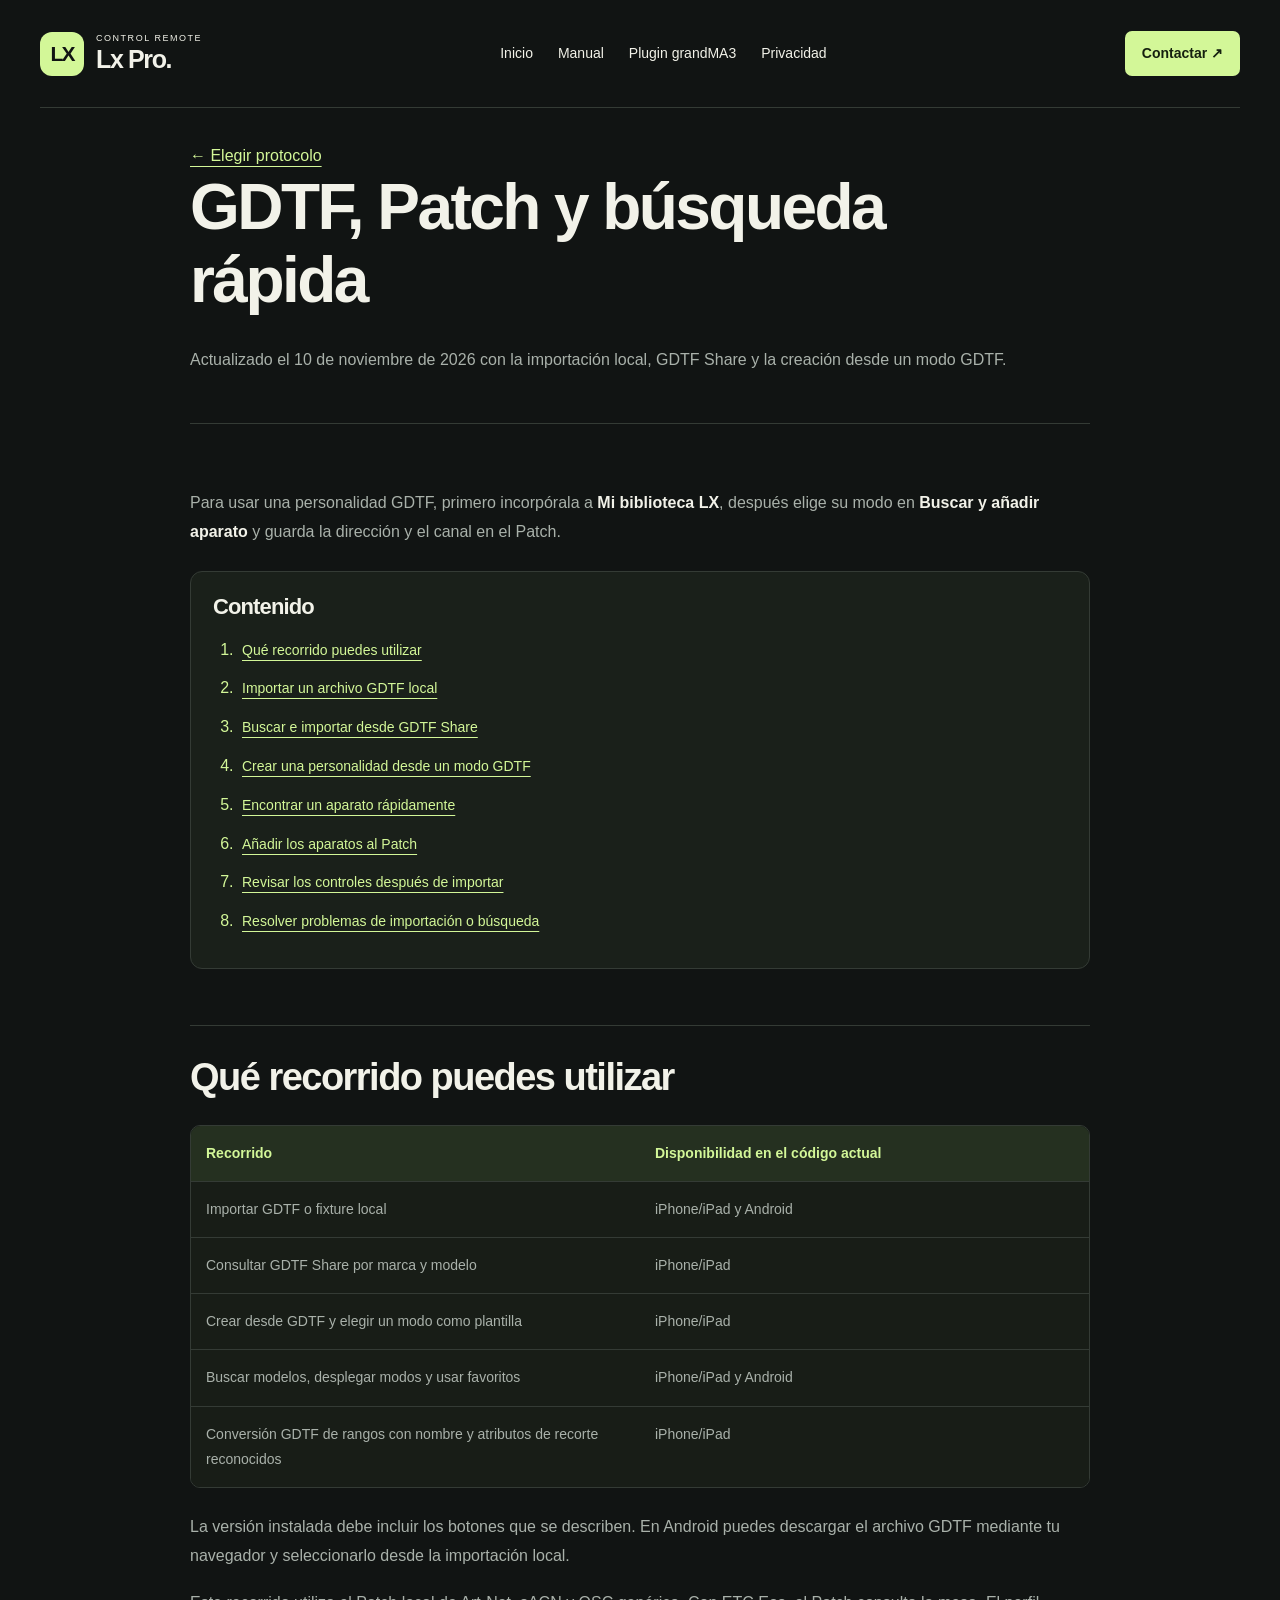
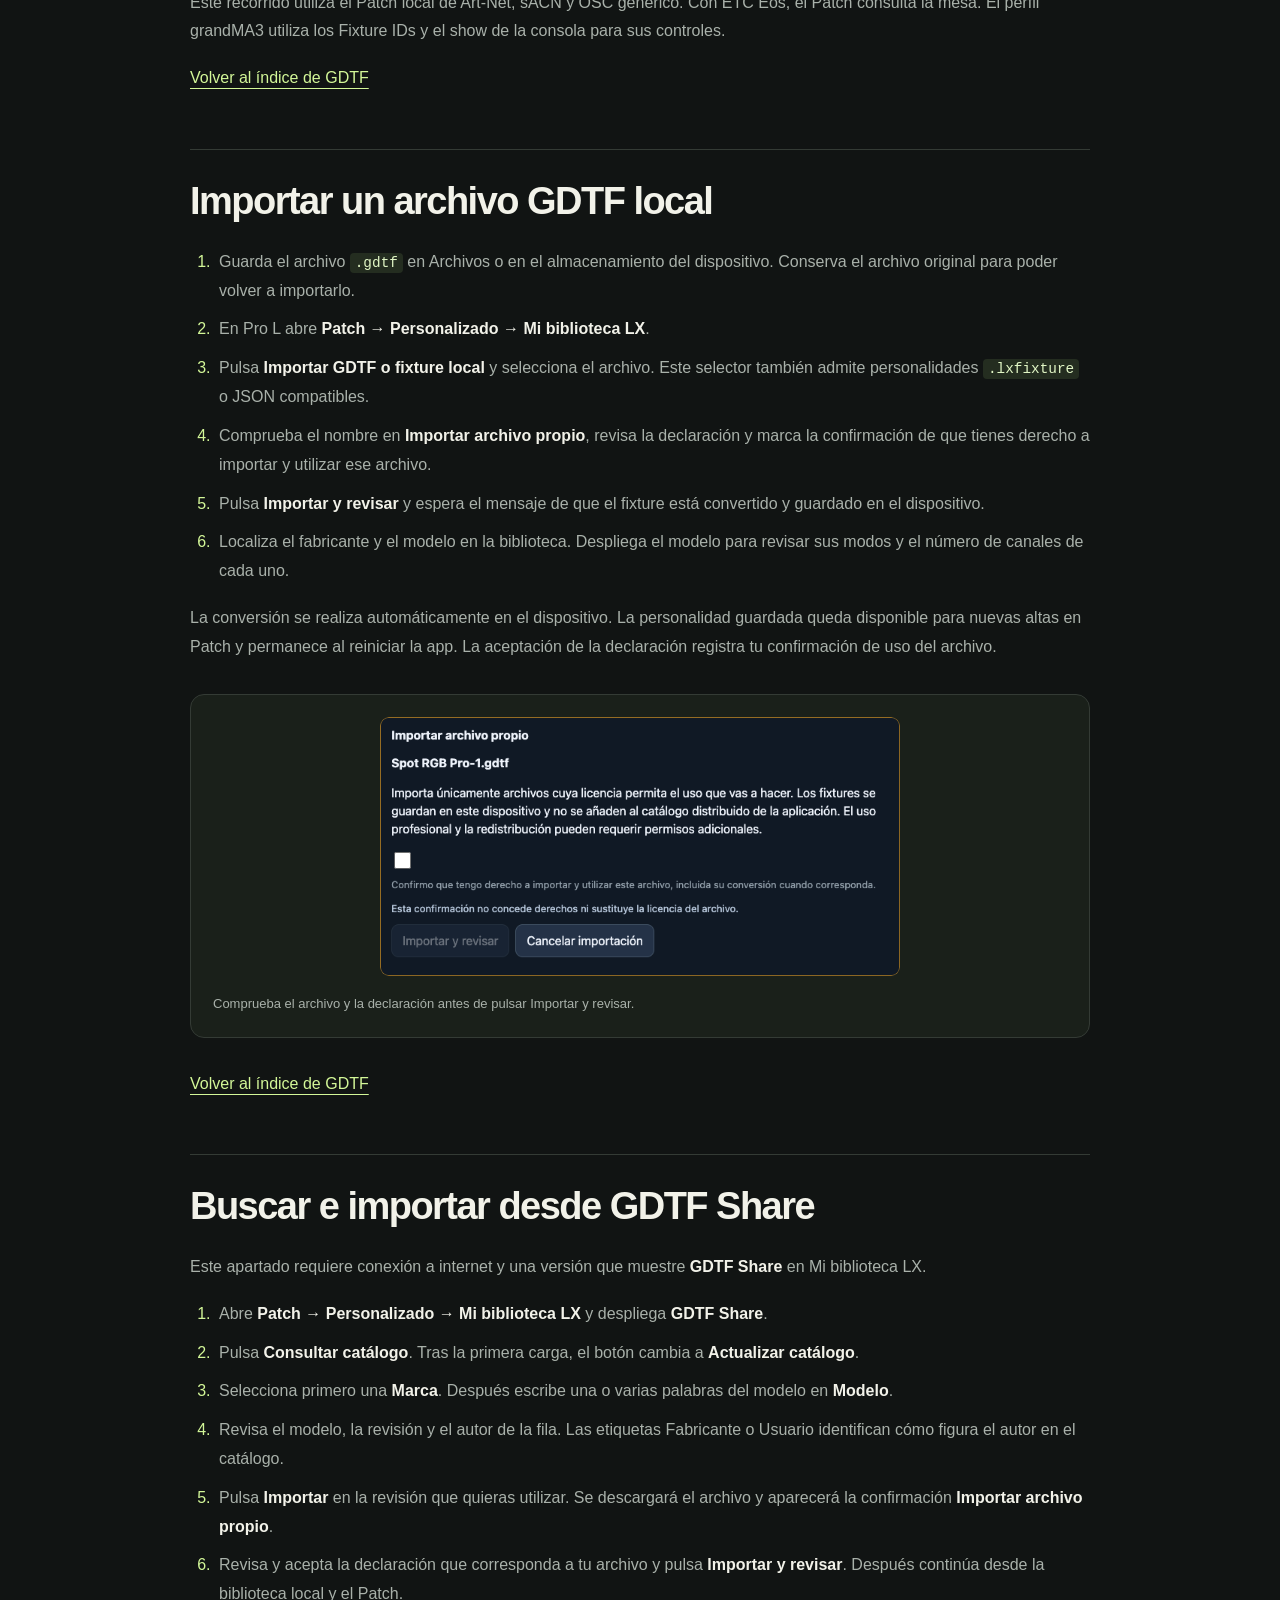
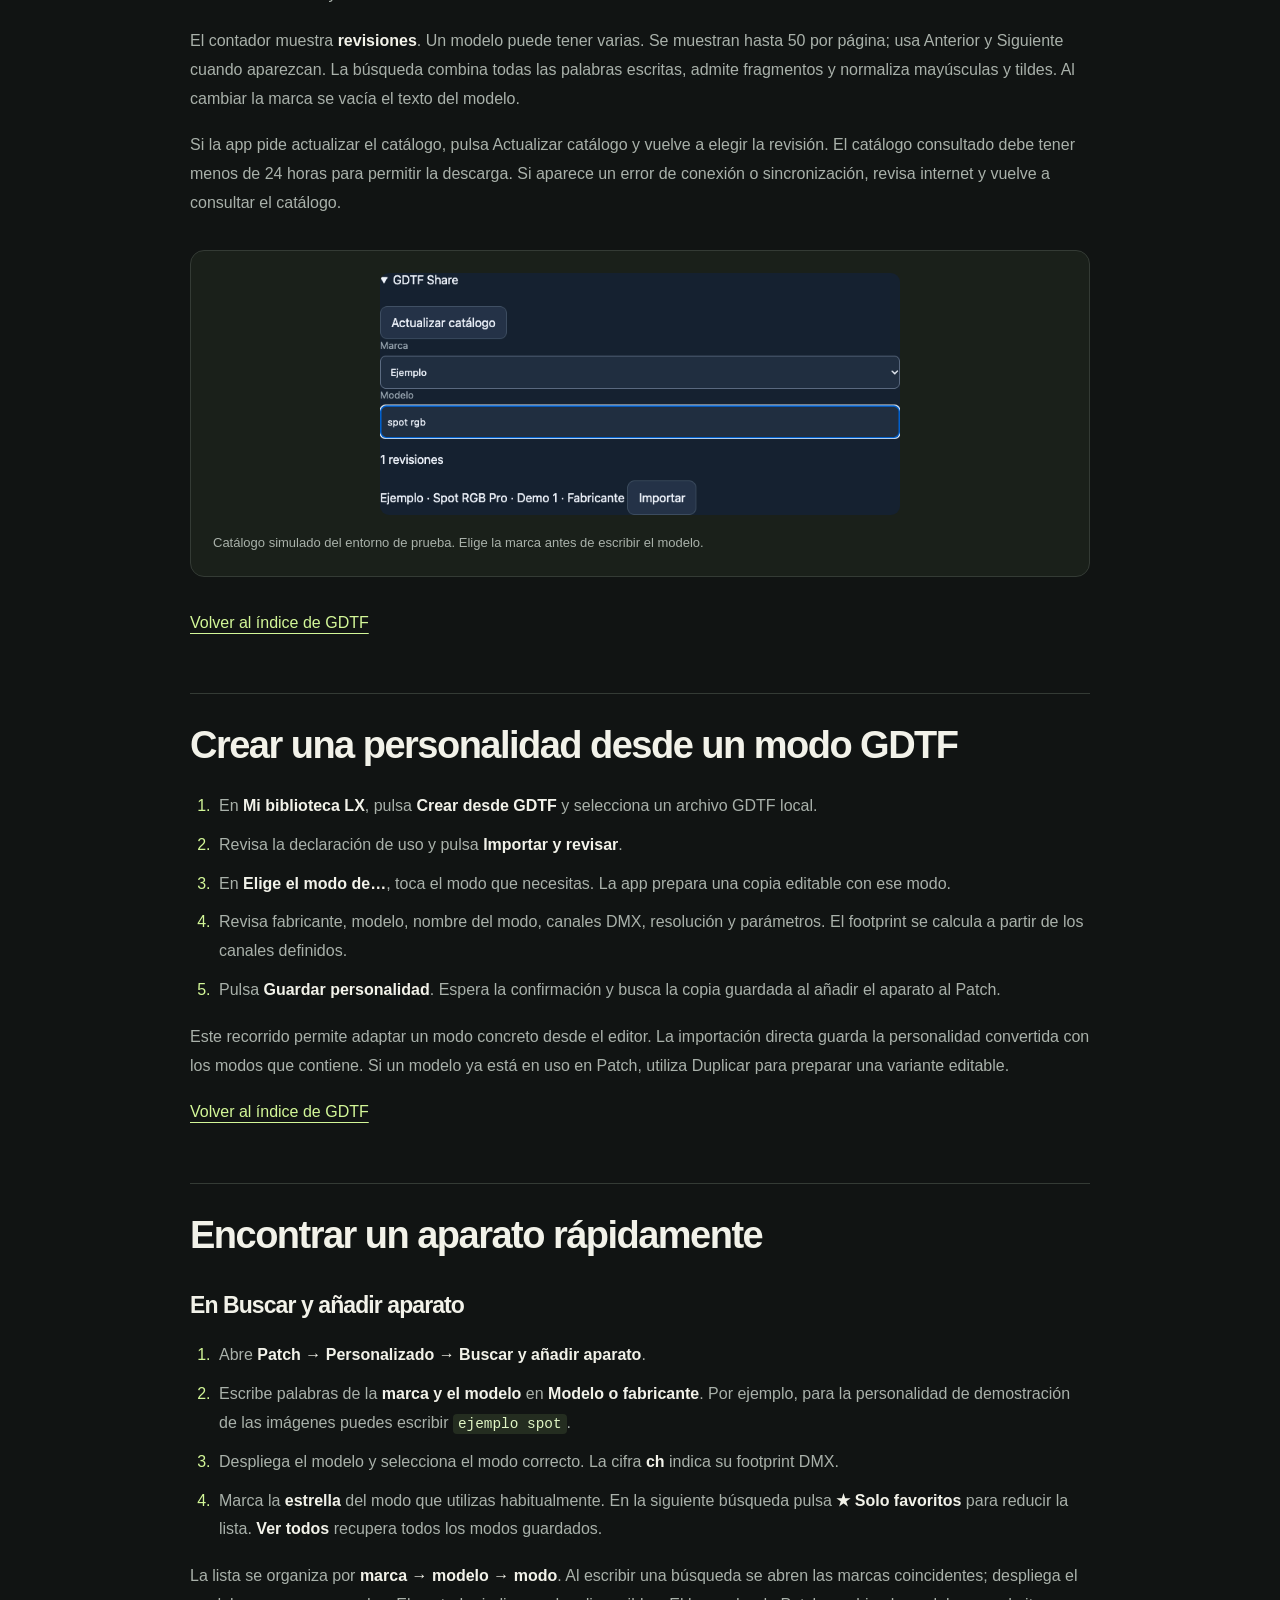
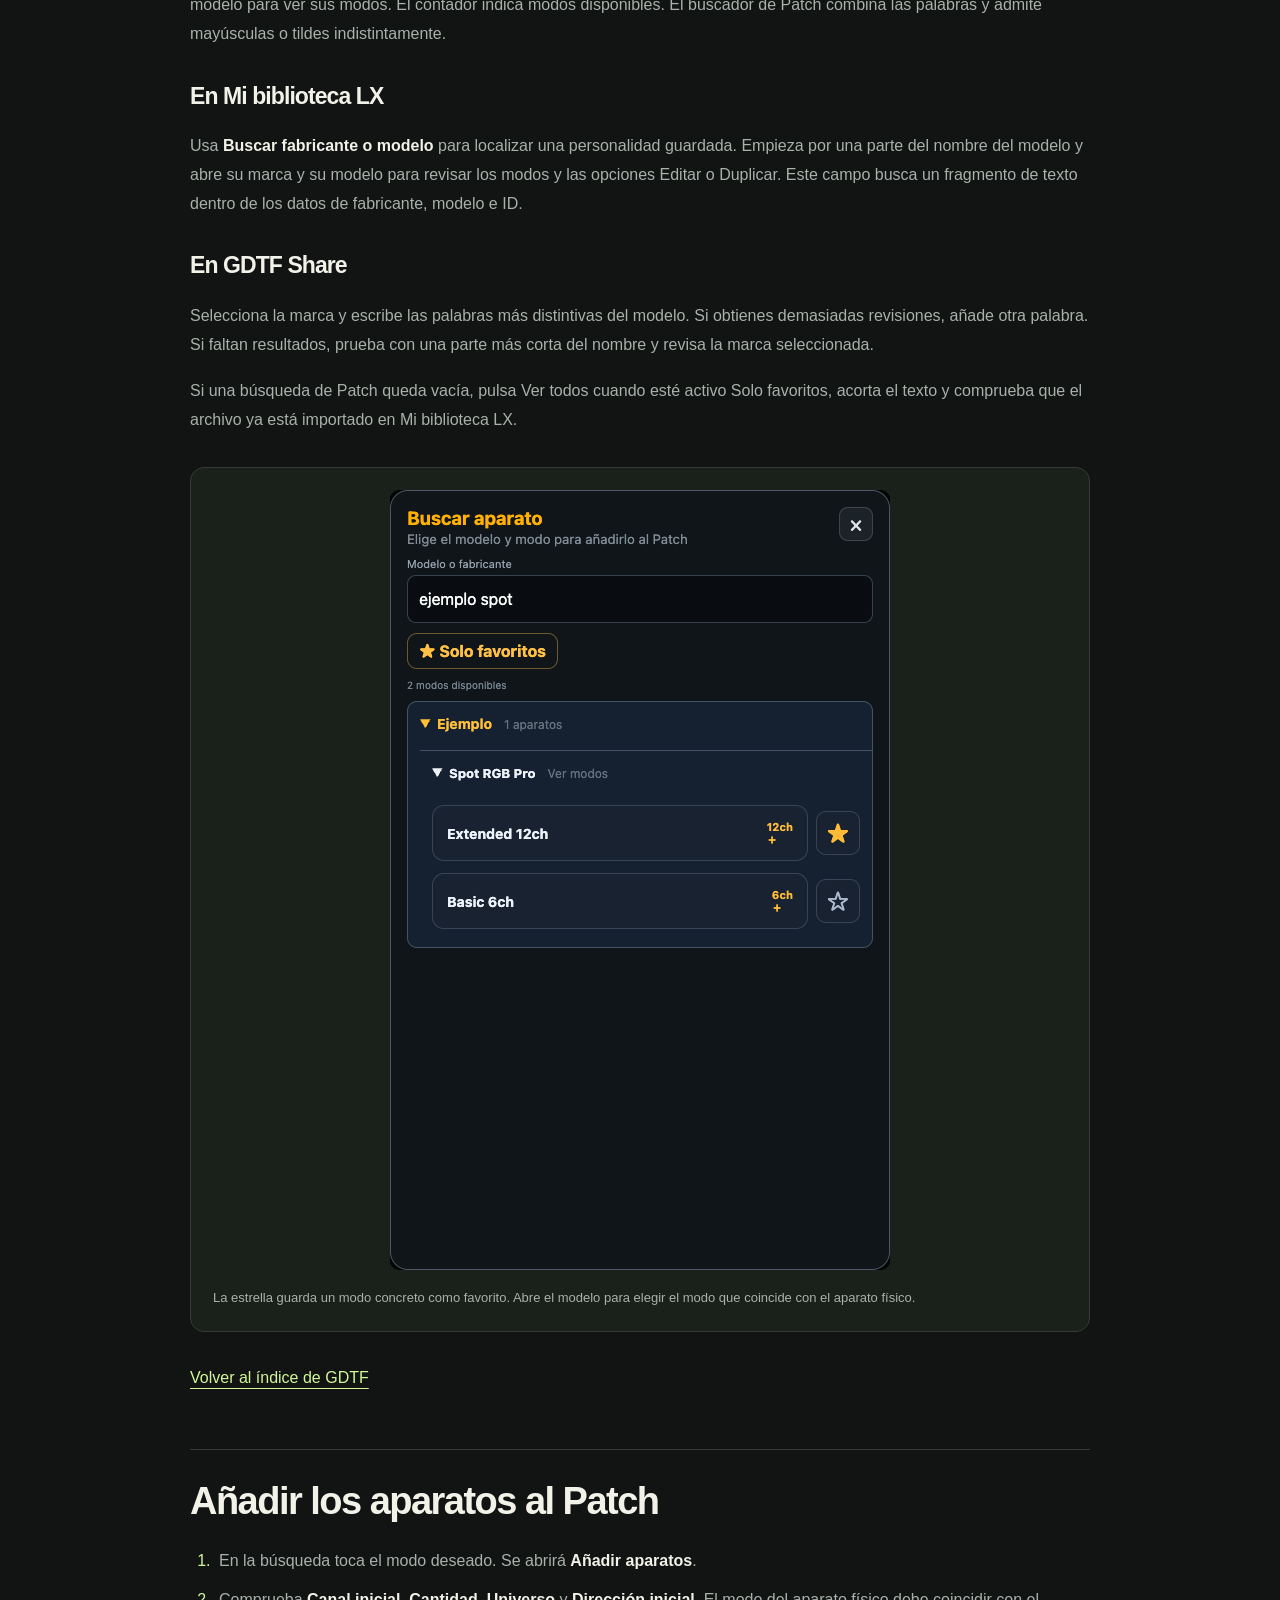
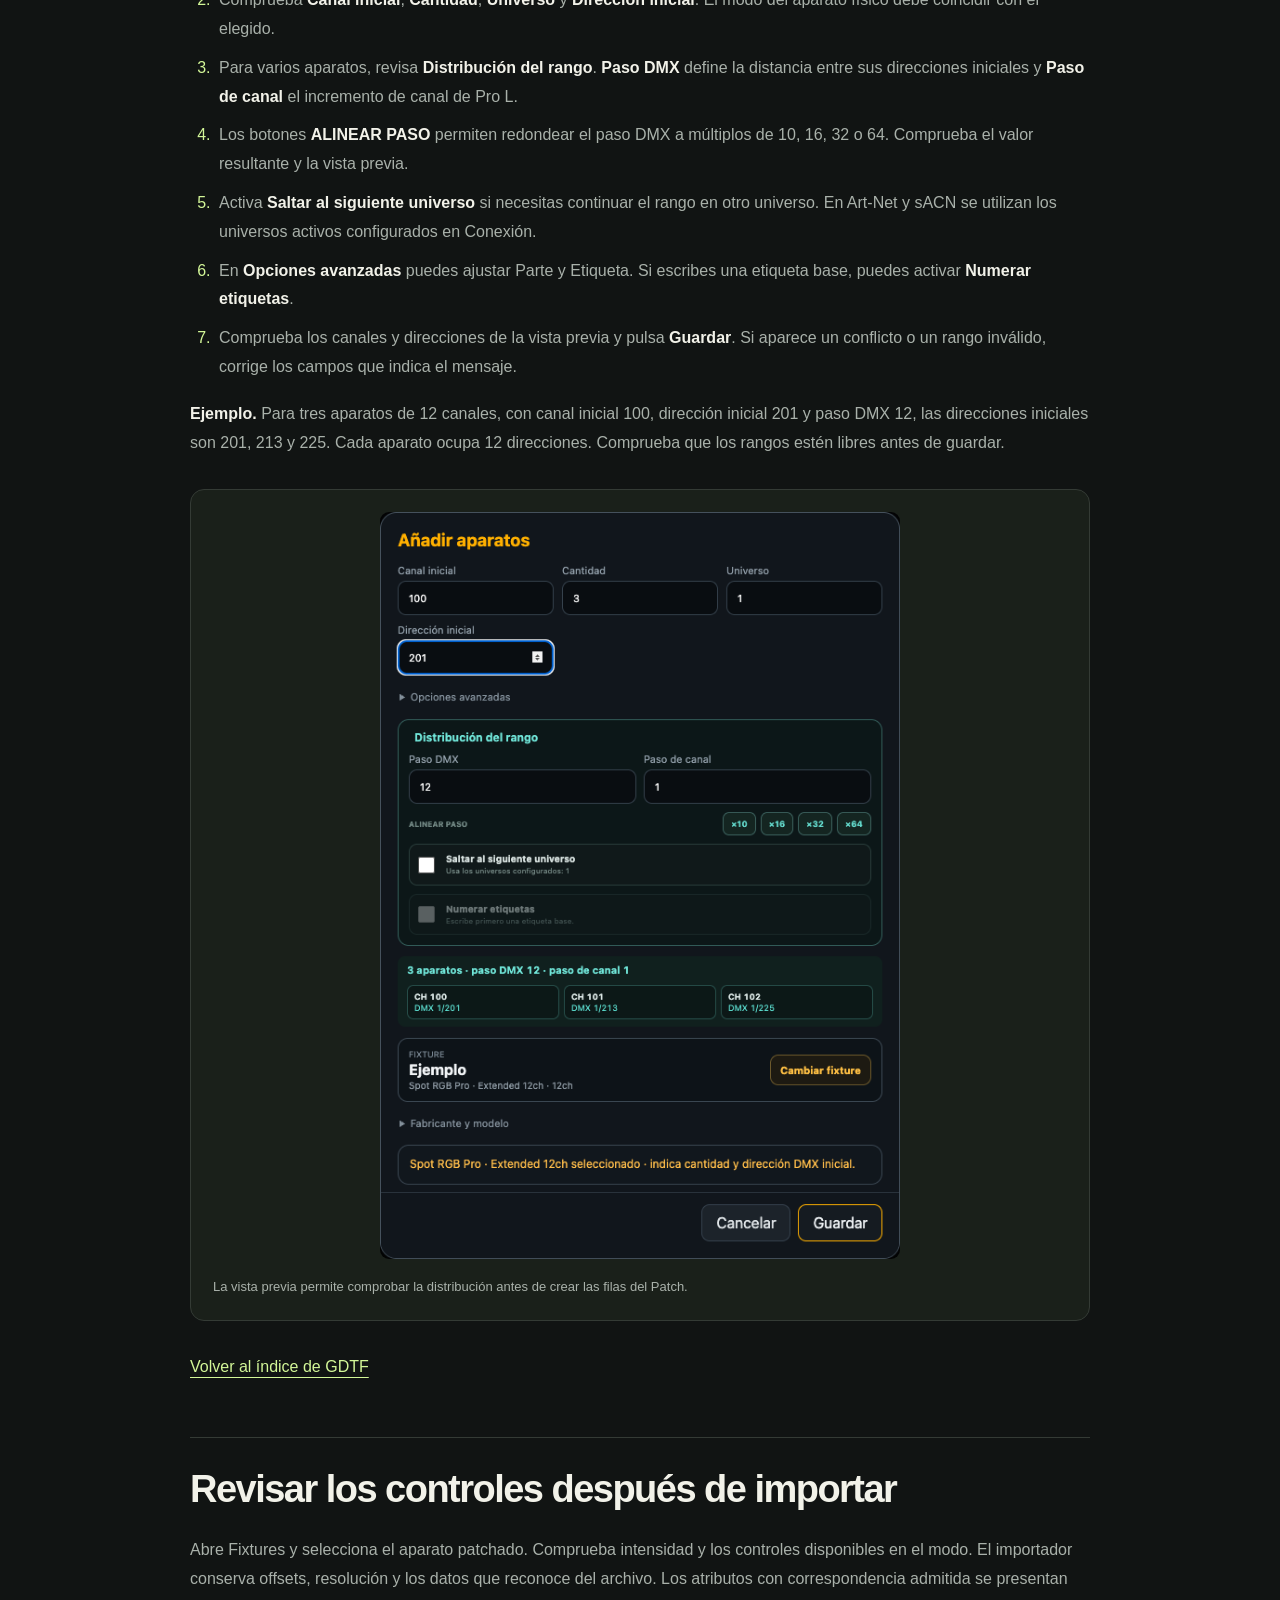
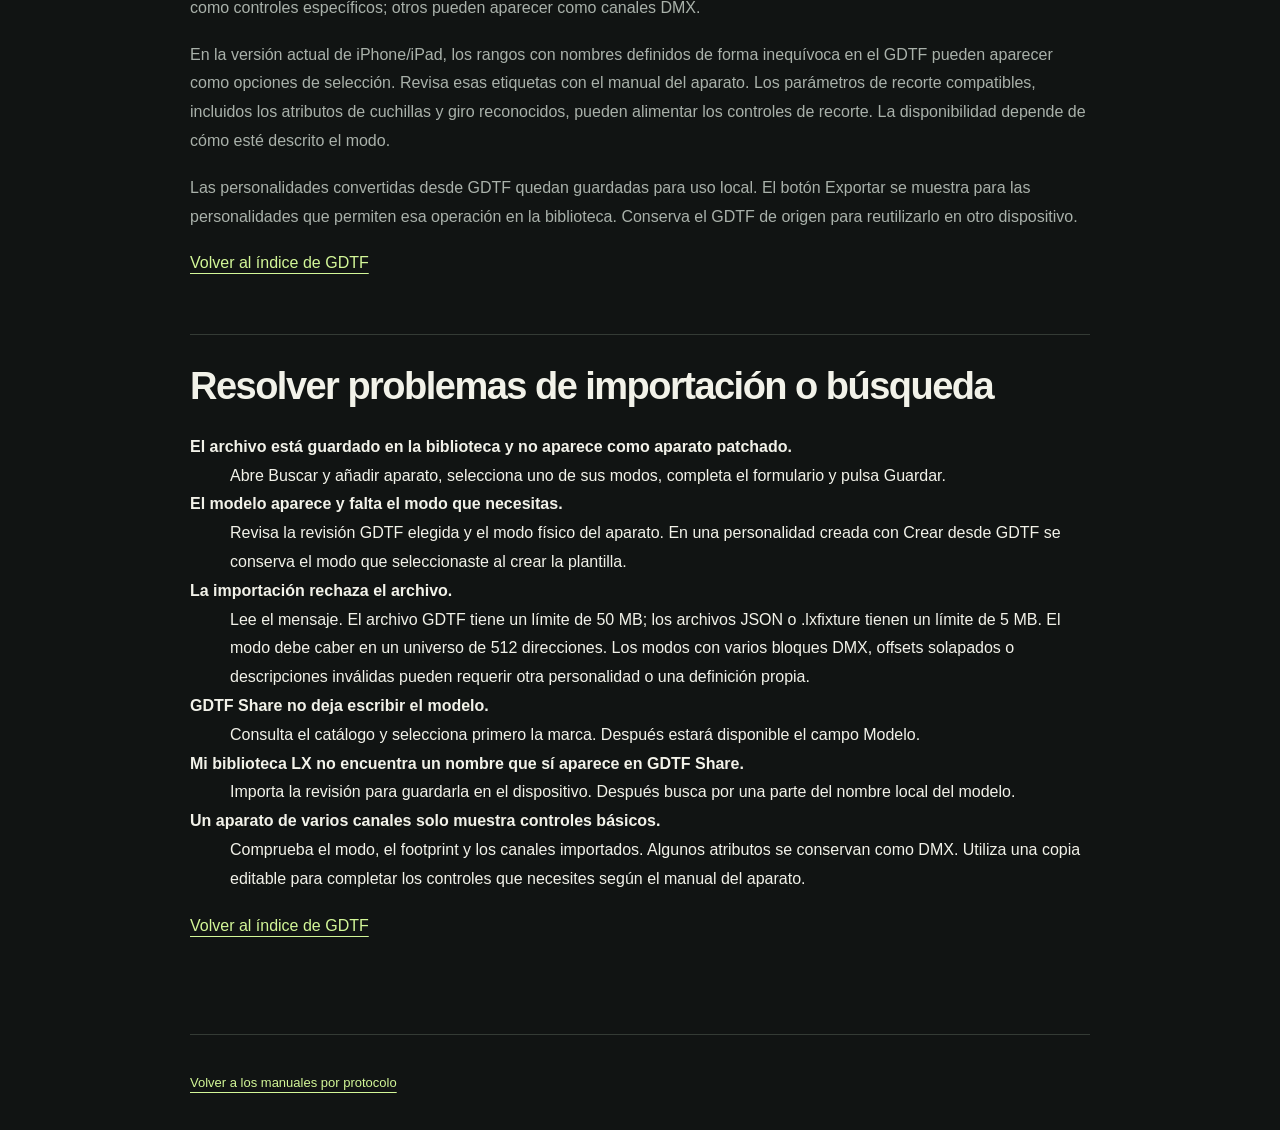
<file: manual/gdtf.html>
<!doctype html>
<html lang="es"><head><meta charset="utf-8"><meta name="viewport" content="width=device-width, initial-scale=1">
<title>GDTF, Patch y búsqueda rápida · Control Remote Lx Pro</title>
<link rel="stylesheet" href="../assets/docs.css">
</head><body><div class="site-bar"><a class="site-brand" href="../index.html" aria-label="Control Remote Lx Pro, inicio"><span class="site-mark">LX</span><span>CONTROL REMOTE<strong>Lx Pro.</strong></span></a><nav aria-label="Navegación principal"><a href="../index.html">Inicio</a><a href="../manual/index.html">Manual</a><a href="../plugins/grandma3/index.html">Plugin grandMA3</a><a href="../privacidad.html">Privacidad</a></nav><a class="site-contact" href="mailto:controlremotelxpro@gmail.com">Contactar ↗</a></div>
<header><a href="index.html">← Elegir protocolo</a><h1>GDTF, Patch y búsqueda rápida</h1><p>Actualizado el 10 de noviembre de 2026 con la importación local, GDTF Share y la creación desde un modo GDTF.</p></header>
<main><p>Para usar una personalidad GDTF, primero incorpórala a <b>Mi biblioteca LX</b>, después elige su modo en <b>Buscar y añadir aparato</b> y guarda la dirección y el canal en el Patch.</p>
<nav id="indice" aria-label="Índice de GDTF"><h2>Contenido</h2><ol><li><a href="#disponibilidad">Qué recorrido puedes utilizar</a></li>
<li><a href="#importar-local">Importar un archivo GDTF local</a></li>
<li><a href="#gdtf-share">Buscar e importar desde GDTF Share</a></li>
<li><a href="#plantilla">Crear una personalidad desde un modo GDTF</a></li>
<li><a href="#buscar-rapido">Encontrar un aparato rápidamente</a></li>
<li><a href="#anadir-patch">Añadir los aparatos al Patch</a></li>
<li><a href="#revisar-parametros">Revisar los controles después de importar</a></li>
<li><a href="#problemas">Resolver problemas de importación o búsqueda</a></li></ol></nav><section id="disponibilidad">
<h2>Qué recorrido puedes utilizar</h2>
<table><thead><tr><th>Recorrido</th><th>Disponibilidad en el código actual</th></tr></thead><tbody>
<tr><td>Importar GDTF o fixture local</td><td>iPhone/iPad y Android</td></tr>
<tr><td>Consultar GDTF Share por marca y modelo</td><td>iPhone/iPad</td></tr>
<tr><td>Crear desde GDTF y elegir un modo como plantilla</td><td>iPhone/iPad</td></tr>
<tr><td>Buscar modelos, desplegar modos y usar favoritos</td><td>iPhone/iPad y Android</td></tr>
<tr><td>Conversión GDTF de rangos con nombre y atributos de recorte reconocidos</td><td>iPhone/iPad</td></tr>
</tbody></table>
<p>La versión instalada debe incluir los botones que se describen. En Android puedes descargar el archivo GDTF mediante tu navegador y seleccionarlo desde la importación local.</p>
<p>Este recorrido utiliza el Patch local de Art-Net, sACN y OSC genérico. Con ETC Eos, el Patch consulta la mesa. El perfil grandMA3 utiliza los Fixture IDs y el show de la consola para sus controles.</p>
<p><a href="#indice">Volver al índice de GDTF</a></p>
</section>
<section id="importar-local">
<h2>Importar un archivo GDTF local</h2>
<ol>
<li>Guarda el archivo <code>.gdtf</code> en Archivos o en el almacenamiento del dispositivo. Conserva el archivo original para poder volver a importarlo.</li>
<li>En Pro L abre <b>Patch → Personalizado → Mi biblioteca LX</b>.</li>
<li>Pulsa <b>Importar GDTF o fixture local</b> y selecciona el archivo. Este selector también admite personalidades <code>.lxfixture</code> o JSON compatibles.</li>
<li>Comprueba el nombre en <b>Importar archivo propio</b>, revisa la declaración y marca la confirmación de que tienes derecho a importar y utilizar ese archivo.</li>
<li>Pulsa <b>Importar y revisar</b> y espera el mensaje de que el fixture está convertido y guardado en el dispositivo.</li>
<li>Localiza el fabricante y el modelo en la biblioteca. Despliega el modelo para revisar sus modos y el número de canales de cada uno.</li>
</ol>
<p>La conversión se realiza automáticamente en el dispositivo. La personalidad guardada queda disponible para nuevas altas en Patch y permanece al reiniciar la app. La aceptación de la declaración registra tu confirmación de uso del archivo.</p>
<figure><img loading="lazy" src="14-gdtf-importar.png" alt="Confirmación de importación de un archivo GDTF de demostración"><figcaption>Comprueba el archivo y la declaración antes de pulsar Importar y revisar.</figcaption></figure>
<p><a href="#indice">Volver al índice de GDTF</a></p>
</section>
<section id="gdtf-share">
<h2>Buscar e importar desde GDTF Share</h2>
<p>Este apartado requiere conexión a internet y una versión que muestre <b>GDTF Share</b> en Mi biblioteca LX.</p>
<ol>
<li>Abre <b>Patch → Personalizado → Mi biblioteca LX</b> y despliega <b>GDTF Share</b>.</li>
<li>Pulsa <b>Consultar catálogo</b>. Tras la primera carga, el botón cambia a <b>Actualizar catálogo</b>.</li>
<li>Selecciona primero una <b>Marca</b>. Después escribe una o varias palabras del modelo en <b>Modelo</b>.</li>
<li>Revisa el modelo, la revisión y el autor de la fila. Las etiquetas Fabricante o Usuario identifican cómo figura el autor en el catálogo.</li>
<li>Pulsa <b>Importar</b> en la revisión que quieras utilizar. Se descargará el archivo y aparecerá la confirmación <b>Importar archivo propio</b>.</li>
<li>Revisa y acepta la declaración que corresponda a tu archivo y pulsa <b>Importar y revisar</b>. Después continúa desde la biblioteca local y el Patch.</li>
</ol>
<p>El contador muestra <b>revisiones</b>. Un modelo puede tener varias. Se muestran hasta 50 por página; usa Anterior y Siguiente cuando aparezcan. La búsqueda combina todas las palabras escritas, admite fragmentos y normaliza mayúsculas y tildes. Al cambiar la marca se vacía el texto del modelo.</p>
<p>Si la app pide actualizar el catálogo, pulsa Actualizar catálogo y vuelve a elegir la revisión. El catálogo consultado debe tener menos de 24 horas para permitir la descarga. Si aparece un error de conexión o sincronización, revisa internet y vuelve a consultar el catálogo.</p>
<figure><img loading="lazy" src="13-gdtf-share.png" alt="GDTF Share con marca seleccionada, búsqueda de modelo y revisión para importar"><figcaption>Catálogo simulado del entorno de prueba. Elige la marca antes de escribir el modelo.</figcaption></figure>
<p><a href="#indice">Volver al índice de GDTF</a></p>
</section>
<section id="plantilla">
<h2>Crear una personalidad desde un modo GDTF</h2>
<ol>
<li>En <b>Mi biblioteca LX</b>, pulsa <b>Crear desde GDTF</b> y selecciona un archivo GDTF local.</li>
<li>Revisa la declaración de uso y pulsa <b>Importar y revisar</b>.</li>
<li>En <b>Elige el modo de…</b>, toca el modo que necesitas. La app prepara una copia editable con ese modo.</li>
<li>Revisa fabricante, modelo, nombre del modo, canales DMX, resolución y parámetros. El footprint se calcula a partir de los canales definidos.</li>
<li>Pulsa <b>Guardar personalidad</b>. Espera la confirmación y busca la copia guardada al añadir el aparato al Patch.</li>
</ol>
<p>Este recorrido permite adaptar un modo concreto desde el editor. La importación directa guarda la personalidad convertida con los modos que contiene. Si un modelo ya está en uso en Patch, utiliza Duplicar para preparar una variante editable.</p>
<p><a href="#indice">Volver al índice de GDTF</a></p>
</section>
<section id="buscar-rapido">
<h2>Encontrar un aparato rápidamente</h2>
<h3>En Buscar y añadir aparato</h3>
<ol>
<li>Abre <b>Patch → Personalizado → Buscar y añadir aparato</b>.</li>
<li>Escribe palabras de la <b>marca y el modelo</b> en <b>Modelo o fabricante</b>. Por ejemplo, para la personalidad de demostración de las imágenes puedes escribir <code>ejemplo spot</code>.</li>
<li>Despliega el modelo y selecciona el modo correcto. La cifra <b>ch</b> indica su footprint DMX.</li>
<li>Marca la <b>estrella</b> del modo que utilizas habitualmente. En la siguiente búsqueda pulsa <b>★ Solo favoritos</b> para reducir la lista. <b>Ver todos</b> recupera todos los modos guardados.</li>
</ol>
<p>La lista se organiza por <b>marca → modelo → modo</b>. Al escribir una búsqueda se abren las marcas coincidentes; despliega el modelo para ver sus modos. El contador indica modos disponibles. El buscador de Patch combina las palabras y admite mayúsculas o tildes indistintamente.</p>
<h3>En Mi biblioteca LX</h3>
<p>Usa <b>Buscar fabricante o modelo</b> para localizar una personalidad guardada. Empieza por una parte del nombre del modelo y abre su marca y su modelo para revisar los modos y las opciones Editar o Duplicar. Este campo busca un fragmento de texto dentro de los datos de fabricante, modelo e ID.</p>
<h3>En GDTF Share</h3>
<p>Selecciona la marca y escribe las palabras más distintivas del modelo. Si obtienes demasiadas revisiones, añade otra palabra. Si faltan resultados, prueba con una parte más corta del nombre y revisa la marca seleccionada.</p>
<p>Si una búsqueda de Patch queda vacía, pulsa Ver todos cuando esté activo Solo favoritos, acorta el texto y comprueba que el archivo ya está importado en Mi biblioteca LX.</p>
<figure><img loading="lazy" src="15-gdtf-buscar.png" alt="Búsqueda local por marca y modelo con los modos agrupados y estrellas de favoritos"><figcaption>La estrella guarda un modo concreto como favorito. Abre el modelo para elegir el modo que coincide con el aparato físico.</figcaption></figure>
<p><a href="#indice">Volver al índice de GDTF</a></p>
</section>
<section id="anadir-patch">
<h2>Añadir los aparatos al Patch</h2>
<ol>
<li>En la búsqueda toca el modo deseado. Se abrirá <b>Añadir aparatos</b>.</li>
<li>Comprueba <b>Canal inicial</b>, <b>Cantidad</b>, <b>Universo</b> y <b>Dirección inicial</b>. El modo del aparato físico debe coincidir con el elegido.</li>
<li>Para varios aparatos, revisa <b>Distribución del rango</b>. <b>Paso DMX</b> define la distancia entre sus direcciones iniciales y <b>Paso de canal</b> el incremento de canal de Pro L.</li>
<li>Los botones <b>ALINEAR PASO</b> permiten redondear el paso DMX a múltiplos de 10, 16, 32 o 64. Comprueba el valor resultante y la vista previa.</li>
<li>Activa <b>Saltar al siguiente universo</b> si necesitas continuar el rango en otro universo. En Art-Net y sACN se utilizan los universos activos configurados en Conexión.</li>
<li>En <b>Opciones avanzadas</b> puedes ajustar Parte y Etiqueta. Si escribes una etiqueta base, puedes activar <b>Numerar etiquetas</b>.</li>
<li>Comprueba los canales y direcciones de la vista previa y pulsa <b>Guardar</b>. Si aparece un conflicto o un rango inválido, corrige los campos que indica el mensaje.</li>
</ol>
<p><b>Ejemplo.</b> Para tres aparatos de 12 canales, con canal inicial 100, dirección inicial 201 y paso DMX 12, las direcciones iniciales son 201, 213 y 225. Cada aparato ocupa 12 direcciones. Comprueba que los rangos estén libres antes de guardar.</p>
<figure><img loading="lazy" src="16-gdtf-patch.png" alt="Alta de tres aparatos GDTF con pasos de canal y DMX y vista previa del rango"><figcaption>La vista previa permite comprobar la distribución antes de crear las filas del Patch.</figcaption></figure>
<p><a href="#indice">Volver al índice de GDTF</a></p>
</section>
<section id="revisar-parametros">
<h2>Revisar los controles después de importar</h2>
<p>Abre Fixtures y selecciona el aparato patchado. Comprueba intensidad y los controles disponibles en el modo. El importador conserva offsets, resolución y los datos que reconoce del archivo. Los atributos con correspondencia admitida se presentan como controles específicos; otros pueden aparecer como canales DMX.</p>
<p>En la versión actual de iPhone/iPad, los rangos con nombres definidos de forma inequívoca en el GDTF pueden aparecer como opciones de selección. Revisa esas etiquetas con el manual del aparato. Los parámetros de recorte compatibles, incluidos los atributos de cuchillas y giro reconocidos, pueden alimentar los controles de recorte. La disponibilidad depende de cómo esté descrito el modo.</p>
<p>Las personalidades convertidas desde GDTF quedan guardadas para uso local. El botón Exportar se muestra para las personalidades que permiten esa operación en la biblioteca. Conserva el GDTF de origen para reutilizarlo en otro dispositivo.</p>
<p><a href="#indice">Volver al índice de GDTF</a></p>
</section>
<section id="problemas">
<h2>Resolver problemas de importación o búsqueda</h2>
<dl>
<dt><b>El archivo está guardado en la biblioteca y no aparece como aparato patchado.</b></dt><dd>Abre Buscar y añadir aparato, selecciona uno de sus modos, completa el formulario y pulsa Guardar.</dd>
<dt><b>El modelo aparece y falta el modo que necesitas.</b></dt><dd>Revisa la revisión GDTF elegida y el modo físico del aparato. En una personalidad creada con Crear desde GDTF se conserva el modo que seleccionaste al crear la plantilla.</dd>
<dt><b>La importación rechaza el archivo.</b></dt><dd>Lee el mensaje. El archivo GDTF tiene un límite de 50 MB; los archivos JSON o .lxfixture tienen un límite de 5 MB. El modo debe caber en un universo de 512 direcciones. Los modos con varios bloques DMX, offsets solapados o descripciones inválidas pueden requerir otra personalidad o una definición propia.</dd>
<dt><b>GDTF Share no deja escribir el modelo.</b></dt><dd>Consulta el catálogo y selecciona primero la marca. Después estará disponible el campo Modelo.</dd>
<dt><b>Mi biblioteca LX no encuentra un nombre que sí aparece en GDTF Share.</b></dt><dd>Importa la revisión para guardarla en el dispositivo. Después busca por una parte del nombre local del modelo.</dd>
<dt><b>Un aparato de varios canales solo muestra controles básicos.</b></dt><dd>Comprueba el modo, el footprint y los canales importados. Algunos atributos se conservan como DMX. Utiliza una copia editable para completar los controles que necesites según el manual del aparato.</dd>
</dl>
<p><a href="#indice">Volver al índice de GDTF</a></p>
</section>

</main><footer><a href="index.html">Volver a los manuales por protocolo</a></footer></body></html>
</file>
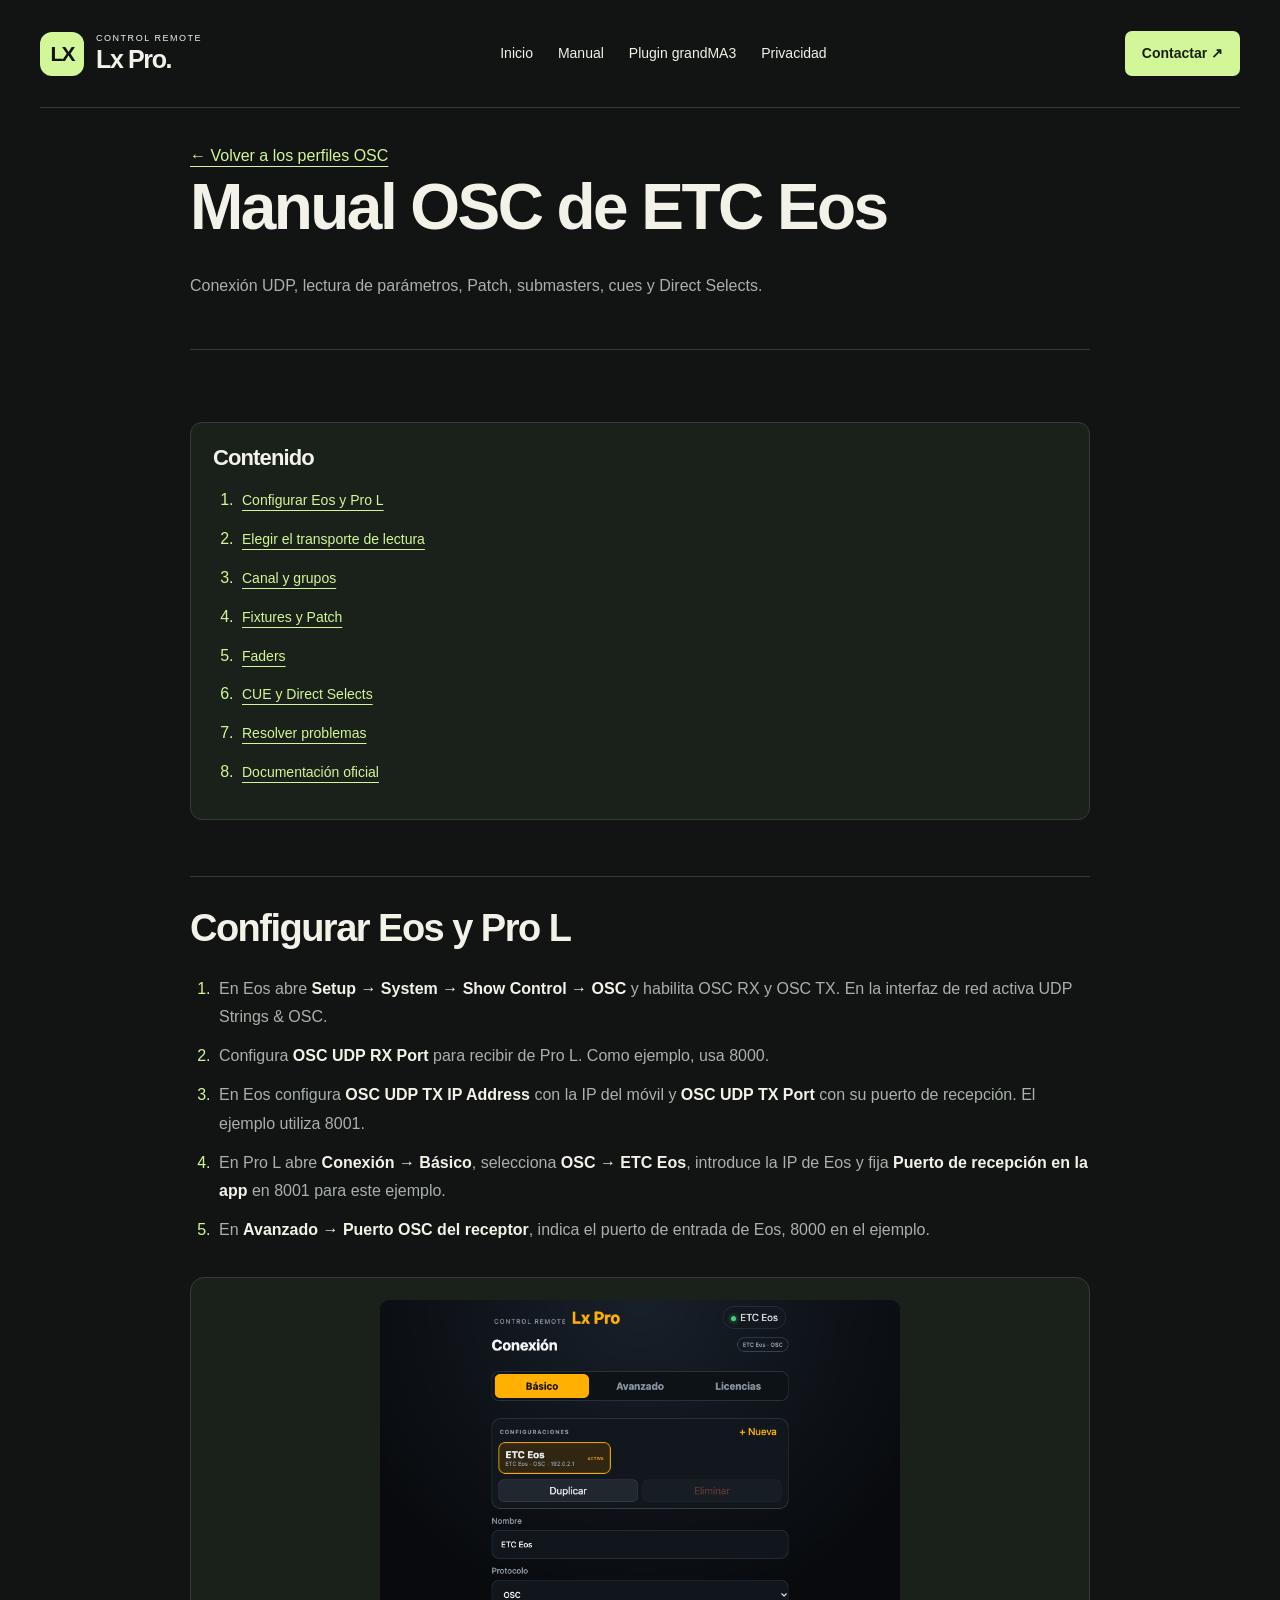
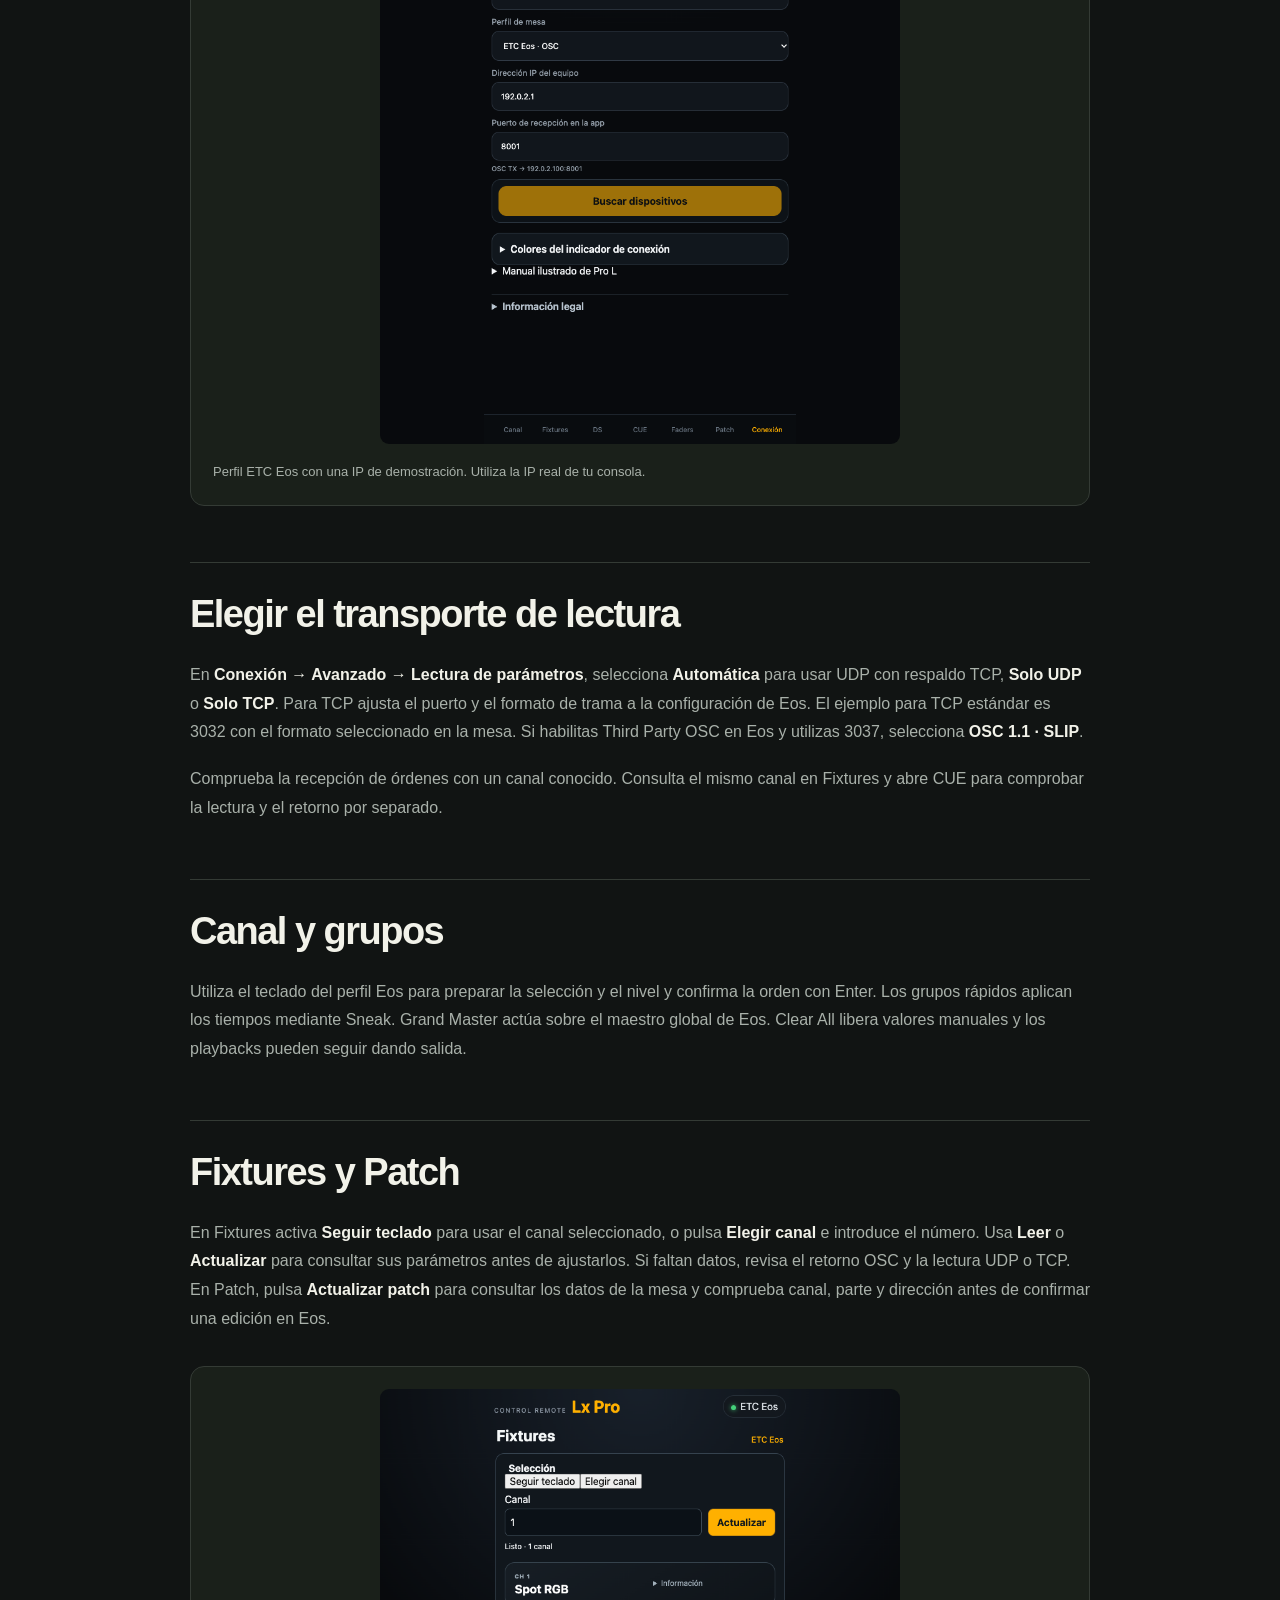
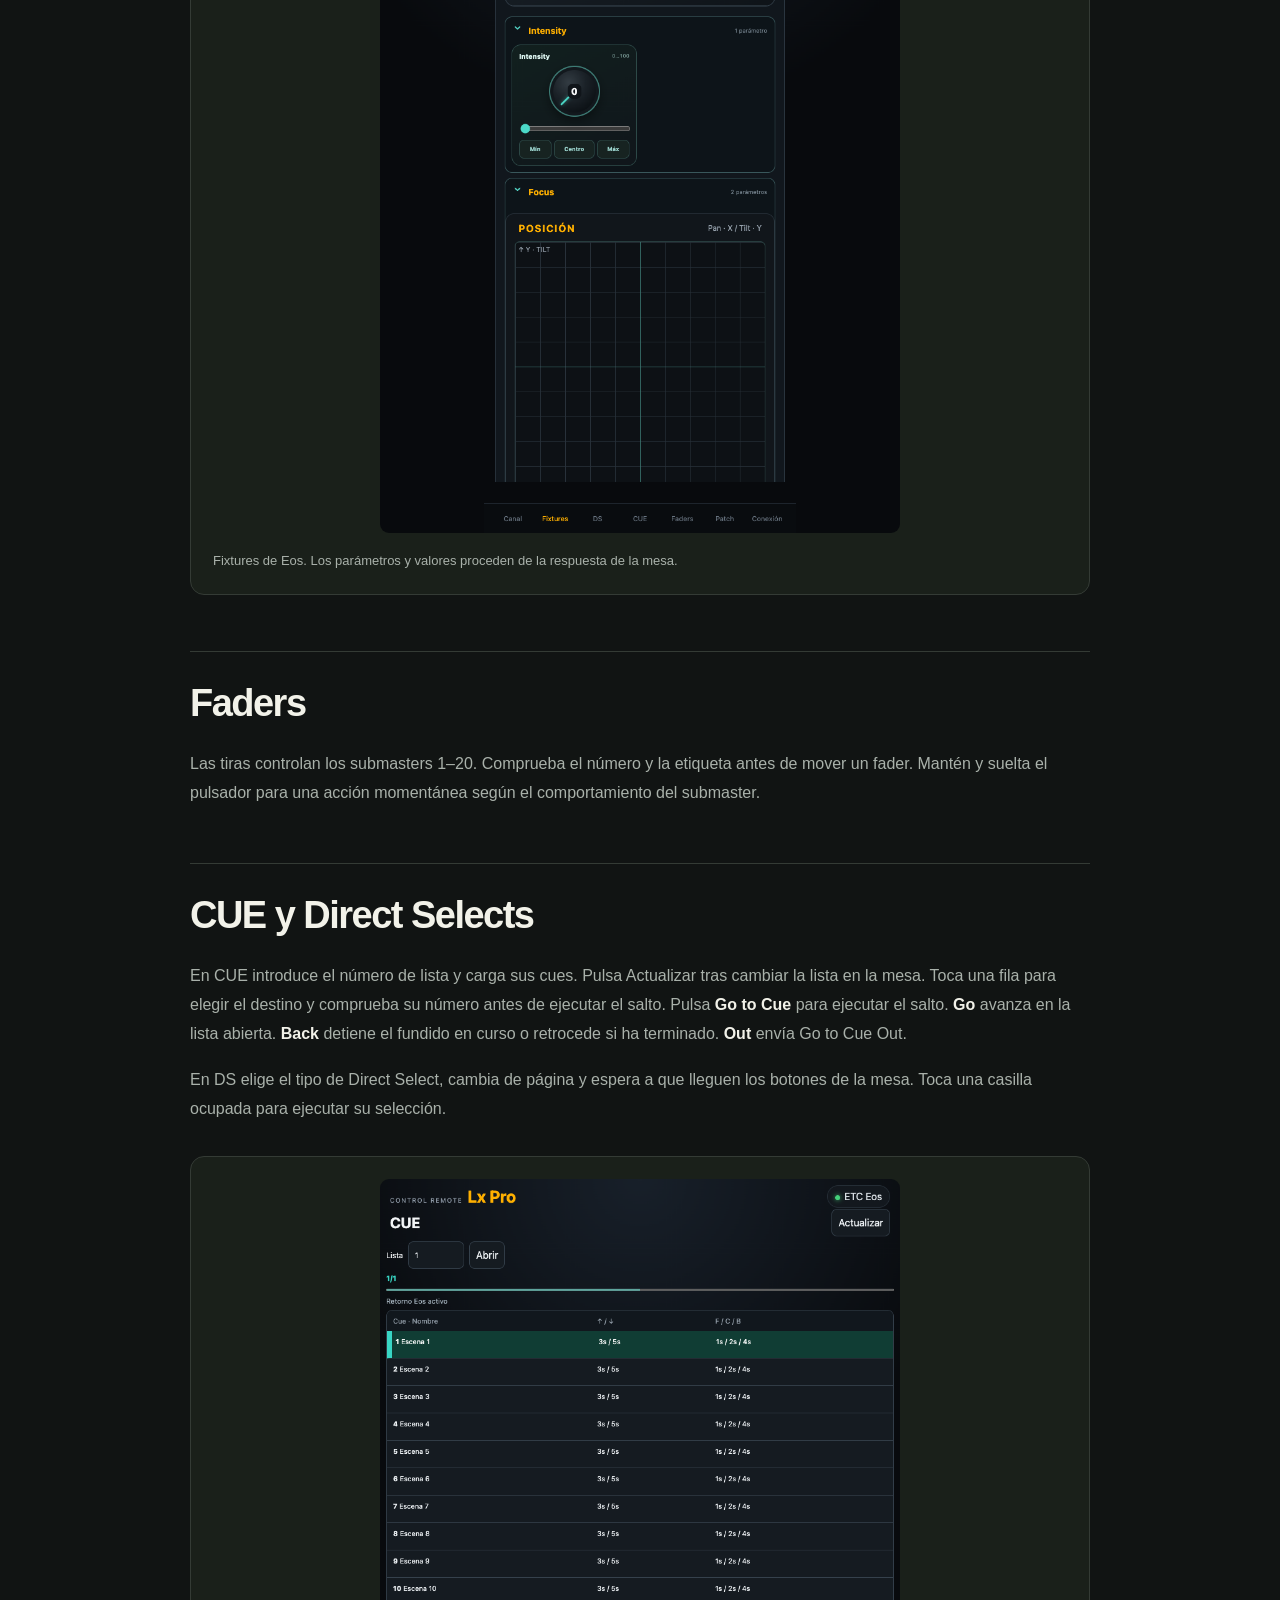
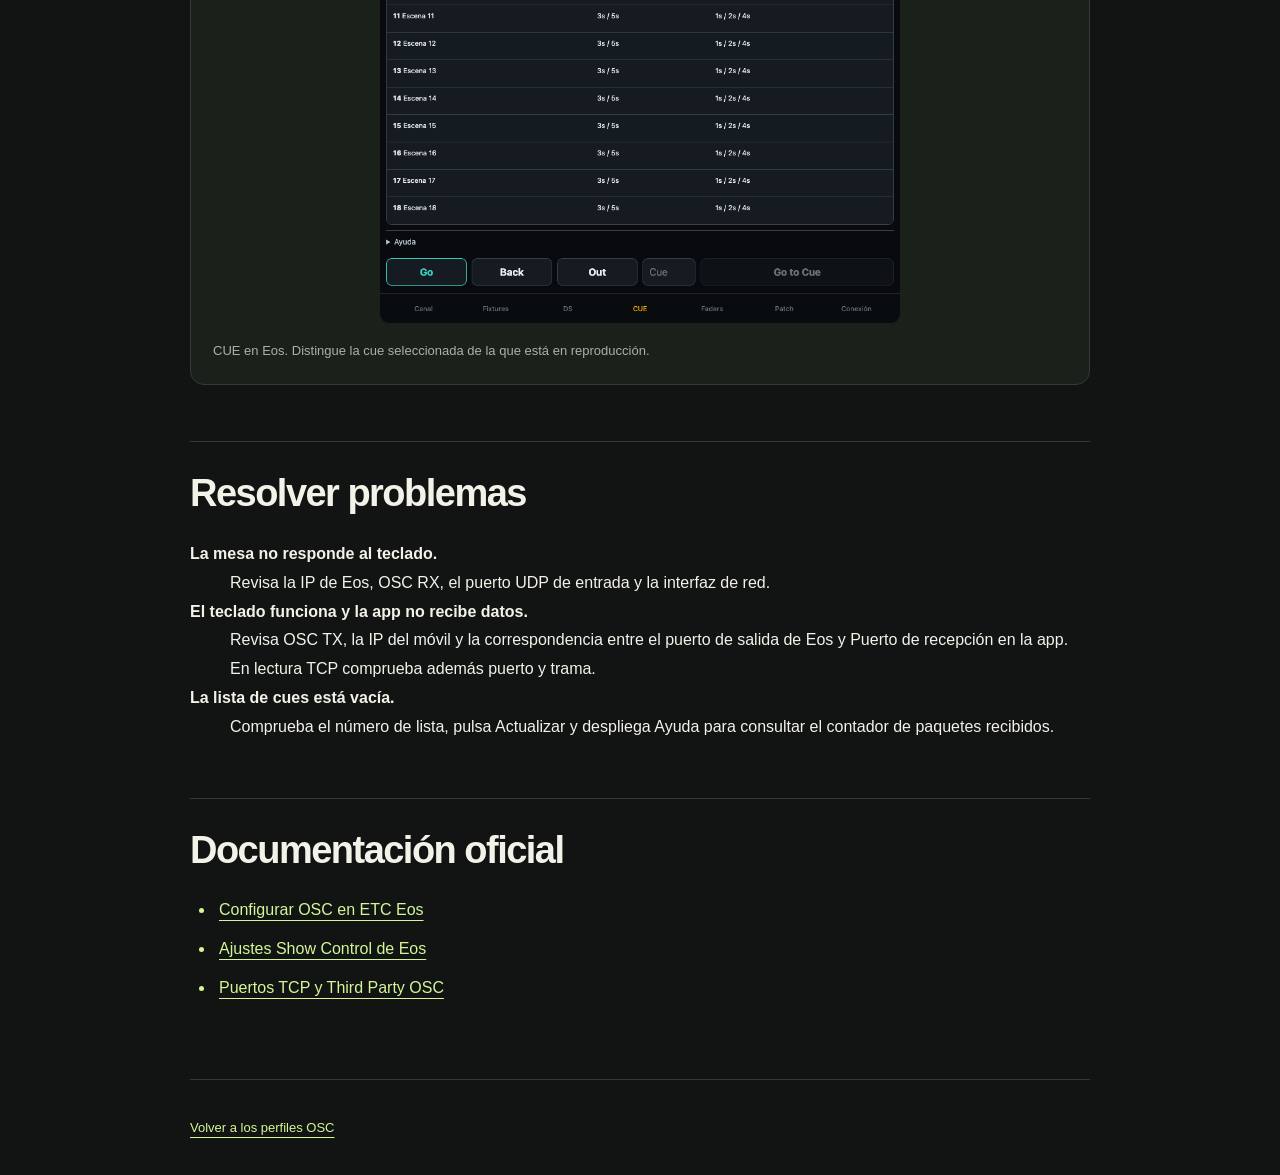
<file: manual/osc-eos.html>
<!doctype html>
<html lang="es">
<head>
<meta charset="utf-8">
<meta name="viewport" content="width=device-width, initial-scale=1">
<title>Manual OSC de ETC Eos · Control Remote Lx Pro</title>
<link rel="stylesheet" href="../assets/docs.css">
</head>
<body><div class="site-bar"><a class="site-brand" href="../index.html" aria-label="Control Remote Lx Pro, inicio"><span class="site-mark">LX</span><span>CONTROL REMOTE<strong>Lx Pro.</strong></span></a><nav aria-label="Navegación principal"><a href="../index.html">Inicio</a><a href="../manual/index.html">Manual</a><a href="../plugins/grandma3/index.html">Plugin grandMA3</a><a href="../privacidad.html">Privacidad</a></nav><a class="site-contact" href="mailto:controlremotelxpro@gmail.com">Contactar ↗</a></div>
<header><a href="osc.html">← Volver a los perfiles OSC</a><h1>Manual OSC de ETC Eos</h1><p>Conexión UDP, lectura de parámetros, Patch, submasters, cues y Direct Selects.</p></header>
<main>
<nav aria-label="Contenido"><h2>Contenido</h2><ol><li><a href="#conexion">Configurar Eos y Pro L</a></li>
<li><a href="#lectura">Elegir el transporte de lectura</a></li>
<li><a href="#canal">Canal y grupos</a></li>
<li><a href="#fixtures">Fixtures y Patch</a></li>
<li><a href="#faders">Faders</a></li>
<li><a href="#cue">CUE y Direct Selects</a></li>
<li><a href="#problemas">Resolver problemas</a></li>
<li><a href="#oficial">Documentación oficial</a></li></ol></nav>
<h2 id="conexion">Configurar Eos y Pro L</h2>
<ol>
<li>En Eos abre <b>Setup → System → Show Control → OSC</b> y habilita OSC RX y OSC TX. En la interfaz de red activa UDP Strings &amp; OSC.</li>
<li>Configura <b>OSC UDP RX Port</b> para recibir de Pro L. Como ejemplo, usa 8000.</li>
<li>En Eos configura <b>OSC UDP TX IP Address</b> con la IP del móvil y <b>OSC UDP TX Port</b> con su puerto de recepción. El ejemplo utiliza 8001.</li>
<li>En Pro L abre <b>Conexión → Básico</b>, selecciona <b>OSC → ETC Eos</b>, introduce la IP de Eos y fija <b>Puerto de recepción en la app</b> en 8001 para este ejemplo.</li>
<li>En <b>Avanzado → Puerto OSC del receptor</b>, indica el puerto de entrada de Eos, 8000 en el ejemplo.</li>
</ol>
<figure><img loading="lazy" src="06-conexion.png" alt="Ajustes de conexión del perfil ETC Eos"><figcaption>Perfil ETC Eos con una IP de demostración. Utiliza la IP real de tu consola.</figcaption></figure>
<h2 id="lectura">Elegir el transporte de lectura</h2>
<p>En <b>Conexión → Avanzado → Lectura de parámetros</b>, selecciona <b>Automática</b> para usar UDP con respaldo TCP, <b>Solo UDP</b> o <b>Solo TCP</b>. Para TCP ajusta el puerto y el formato de trama a la configuración de Eos. El ejemplo para TCP estándar es 3032 con el formato seleccionado en la mesa. Si habilitas Third Party OSC en Eos y utilizas 3037, selecciona <b>OSC 1.1 · SLIP</b>.</p>
<p>Comprueba la recepción de órdenes con un canal conocido. Consulta el mismo canal en Fixtures y abre CUE para comprobar la lectura y el retorno por separado.</p>
<h2 id="canal">Canal y grupos</h2><p>Utiliza el teclado del perfil Eos para preparar la selección y el nivel y confirma la orden con Enter. Los grupos rápidos aplican los tiempos mediante Sneak. Grand Master actúa sobre el maestro global de Eos. Clear All libera valores manuales y los playbacks pueden seguir dando salida.</p>
<h2 id="fixtures">Fixtures y Patch</h2><p>En Fixtures activa <b>Seguir teclado</b> para usar el canal seleccionado, o pulsa <b>Elegir canal</b> e introduce el número. Usa <b>Leer</b> o <b>Actualizar</b> para consultar sus parámetros antes de ajustarlos. Si faltan datos, revisa el retorno OSC y la lectura UDP o TCP. En Patch, pulsa <b>Actualizar patch</b> para consultar los datos de la mesa y comprueba canal, parte y dirección antes de confirmar una edición en Eos.</p><figure>
<img loading="lazy" src="05-parametros-fixture.png" alt="Fixtures de Eos. Los parámetros y valores proceden de la respuesta de la mesa.">
<figcaption>Fixtures de Eos. Los parámetros y valores proceden de la respuesta de la mesa.</figcaption>
</figure>
<h2 id="faders">Faders</h2><p>Las tiras controlan los submasters 1–20. Comprueba el número y la etiqueta antes de mover un fader. Mantén y suelta el pulsador para una acción momentánea según el comportamiento del submaster.</p>
<h2 id="cue">CUE y Direct Selects</h2>
<p>En CUE introduce el número de lista y carga sus cues. Pulsa Actualizar tras cambiar la lista en la mesa. Toca una fila para elegir el destino y comprueba su número antes de ejecutar el salto. Pulsa <b>Go to Cue</b> para ejecutar el salto. <b>Go</b> avanza en la lista abierta. <b>Back</b> detiene el fundido en curso o retrocede si ha terminado. <b>Out</b> envía Go to Cue Out.</p>
<p>En DS elige el tipo de Direct Select, cambia de página y espera a que lleguen los botones de la mesa. Toca una casilla ocupada para ejecutar su selección.</p><figure>
<img loading="lazy" src="02-cues.png" alt="CUE en Eos. Distingue la cue seleccionada de la que está en reproducción.">
<figcaption>CUE en Eos. Distingue la cue seleccionada de la que está en reproducción.</figcaption>
</figure>
<h2 id="problemas">Resolver problemas</h2>
<dl>
<dt><b>La mesa no responde al teclado.</b></dt><dd>Revisa la IP de Eos, OSC RX, el puerto UDP de entrada y la interfaz de red.</dd>
<dt><b>El teclado funciona y la app no recibe datos.</b></dt><dd>Revisa OSC TX, la IP del móvil y la correspondencia entre el puerto de salida de Eos y Puerto de recepción en la app. En lectura TCP comprueba además puerto y trama.</dd>
<dt><b>La lista de cues está vacía.</b></dt><dd>Comprueba el número de lista, pulsa Actualizar y despliega Ayuda para consultar el contador de paquetes recibidos.</dd>
</dl>
<h2 id="oficial">Documentación oficial</h2>
<ul><li><a href="https://www.etcconnect.com/WebDocs/Controls/EosFamilyOnlineHelp/en/Content/23_Show_Control/08_OSC/Using_OSC_with_Eos/Eos_OSC_Setup.htm">Configurar OSC en ETC Eos</a></li>
<li><a href="https://www.etcconnect.com/webdocs/Controls/EosFamilyOnlineHelp/en/Content/07_Setup/01_System_Settings/System_Show_Control.htm">Ajustes Show Control de Eos</a></li>
<li><a href="https://support.etcconnect.com/ETC/Consoles/Eos_Family/Software_and_Programming/TCP_port_for_OSC_communication_with_Eos_Software">Puertos TCP y Third Party OSC</a></li></ul>

</main>
<footer><a href="osc.html">Volver a los perfiles OSC</a></footer>
</body>
</html>
</file>
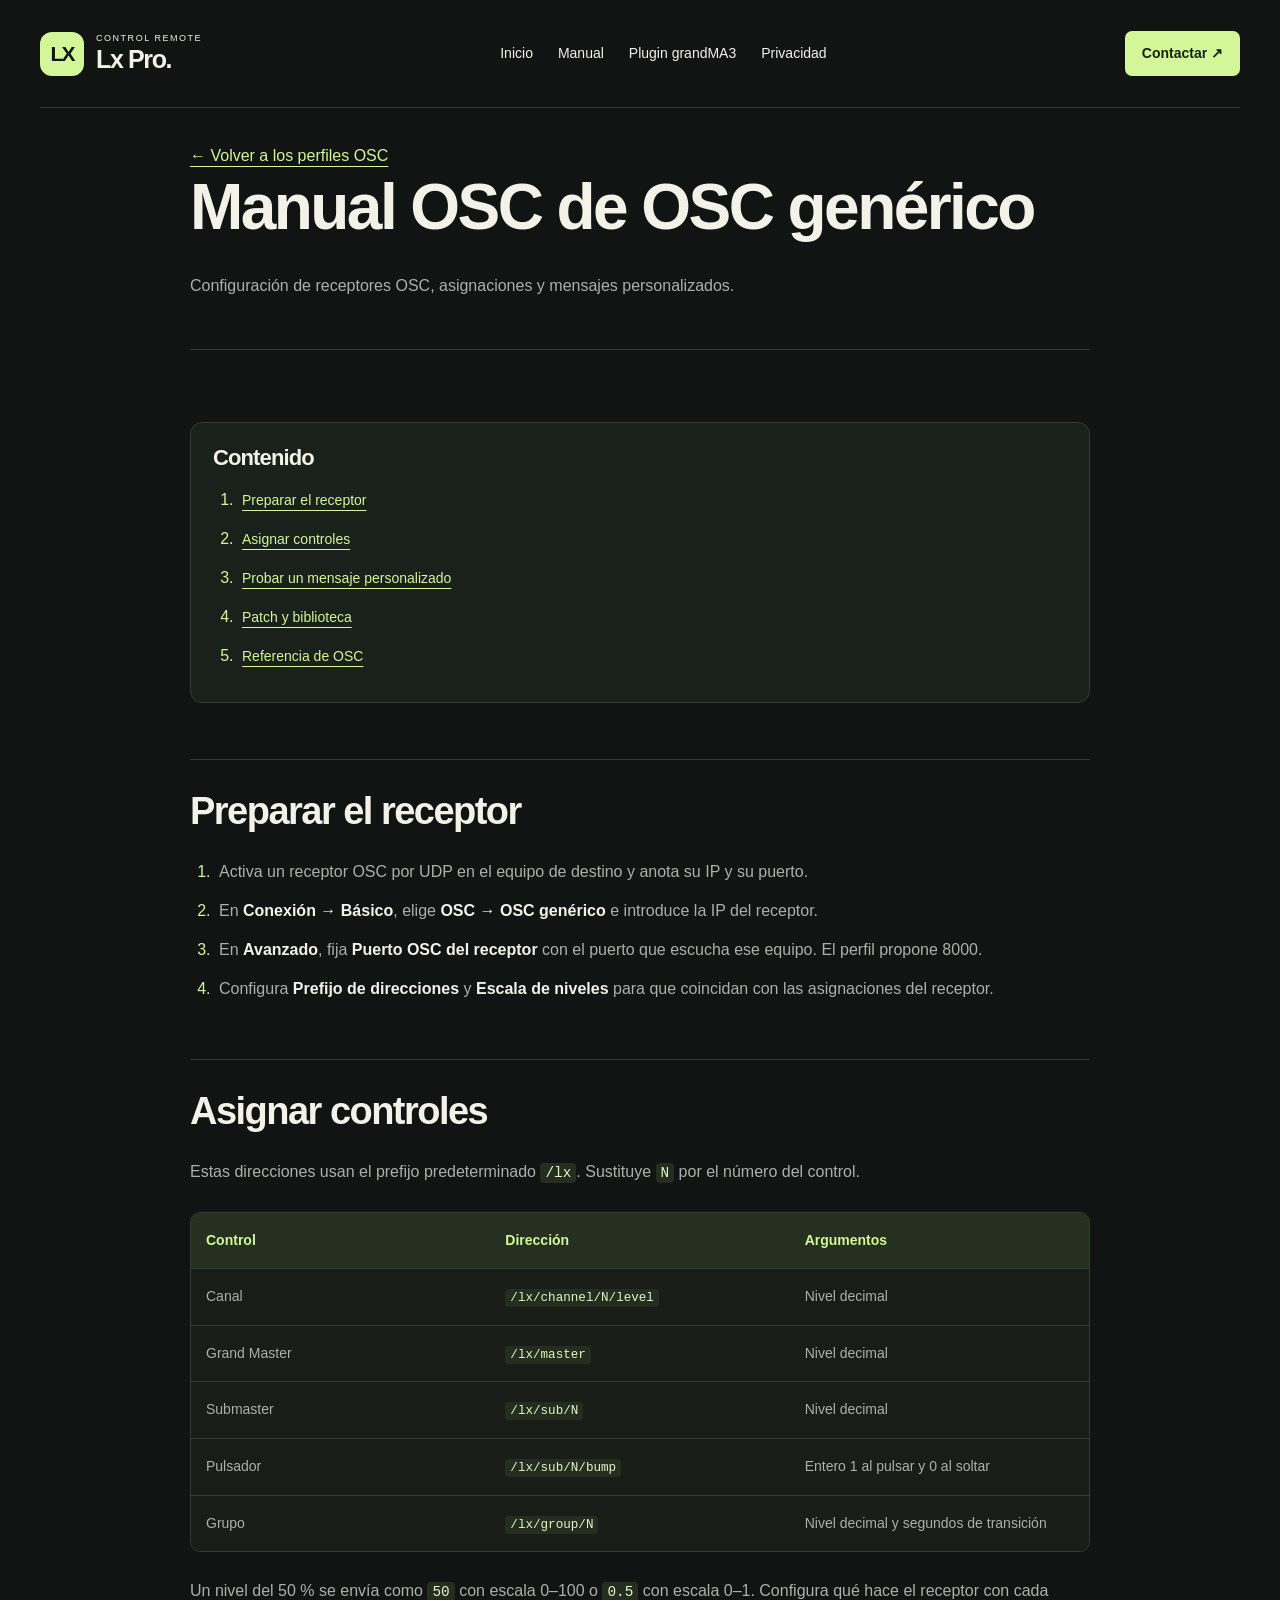
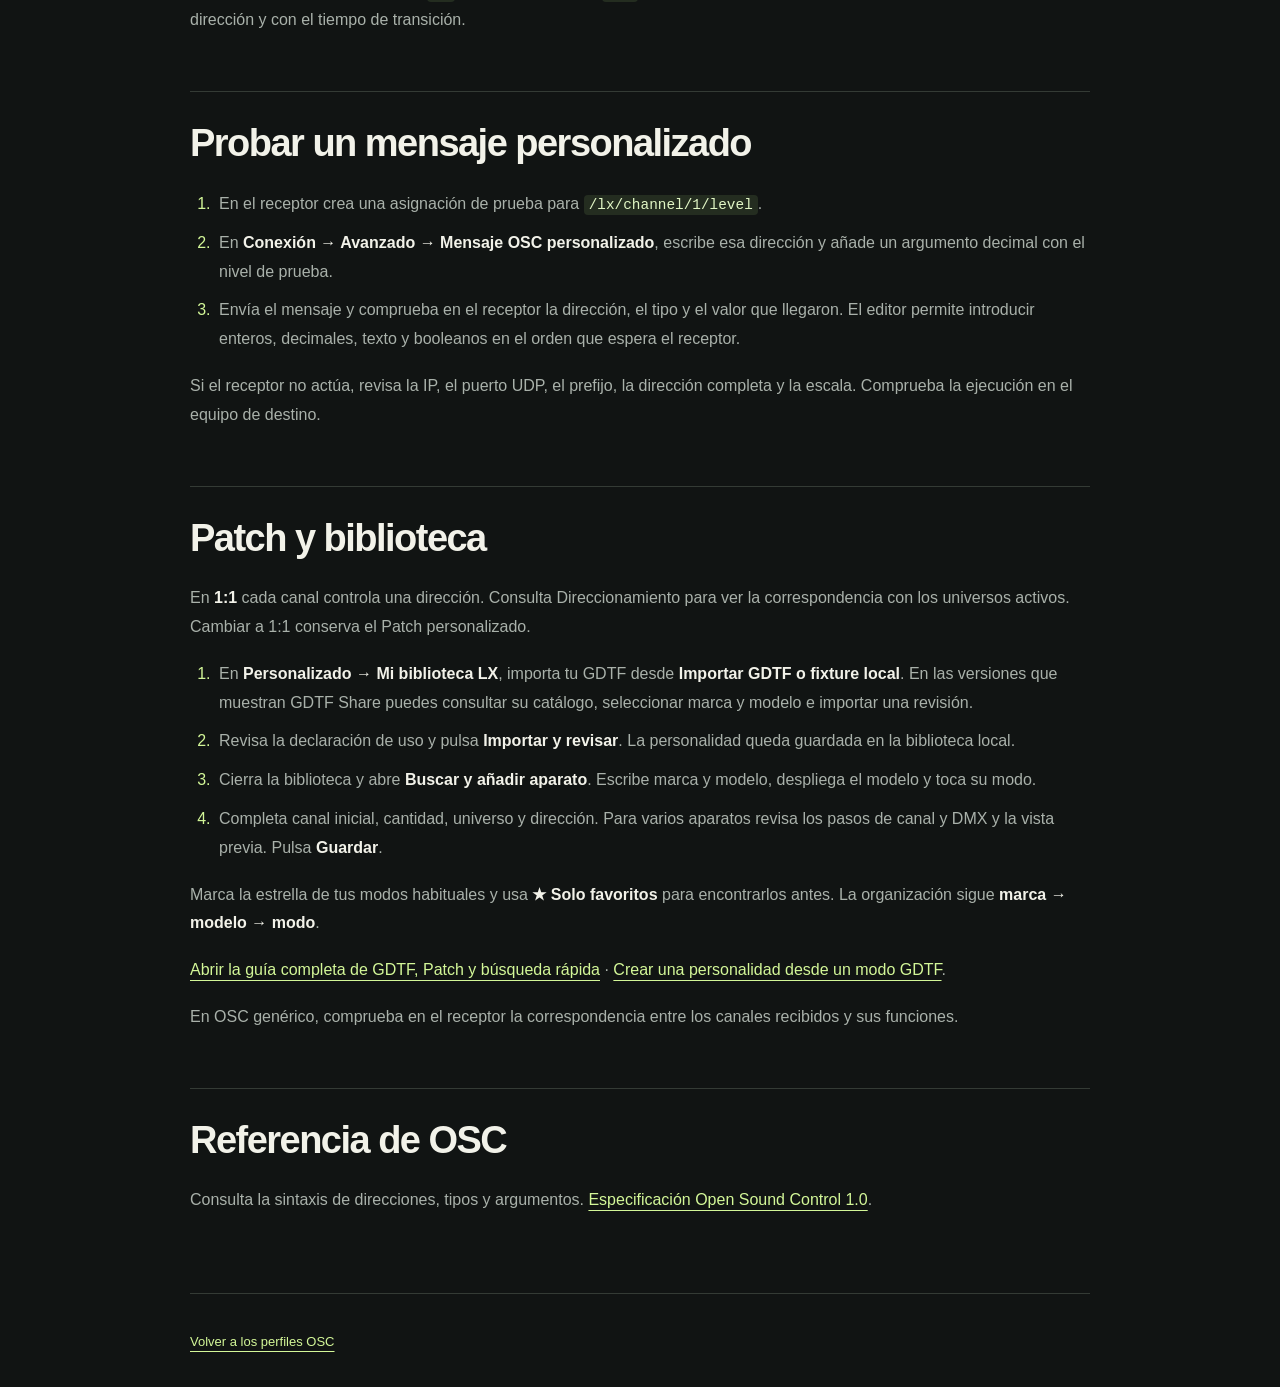
<file: manual/osc-generico.html>
<!doctype html>
<html lang="es">
<head>
<meta charset="utf-8">
<meta name="viewport" content="width=device-width, initial-scale=1">
<title>Manual OSC de OSC genérico · Control Remote Lx Pro</title>
<link rel="stylesheet" href="../assets/docs.css">
</head>
<body><div class="site-bar"><a class="site-brand" href="../index.html" aria-label="Control Remote Lx Pro, inicio"><span class="site-mark">LX</span><span>CONTROL REMOTE<strong>Lx Pro.</strong></span></a><nav aria-label="Navegación principal"><a href="../index.html">Inicio</a><a href="../manual/index.html">Manual</a><a href="../plugins/grandma3/index.html">Plugin grandMA3</a><a href="../privacidad.html">Privacidad</a></nav><a class="site-contact" href="mailto:controlremotelxpro@gmail.com">Contactar ↗</a></div>
<header><a href="osc.html">← Volver a los perfiles OSC</a><h1>Manual OSC de OSC genérico</h1><p>Configuración de receptores OSC, asignaciones y mensajes personalizados.</p></header>
<main>
<nav aria-label="Contenido"><h2>Contenido</h2><ol><li><a href="#conexion">Preparar el receptor</a></li>
<li><a href="#asignaciones">Asignar controles</a></li>
<li><a href="#prueba">Probar un mensaje personalizado</a></li>
<li><a href="#patch">Patch y biblioteca</a></li>
<li><a href="#oficial">Referencia de OSC</a></li></ol></nav>
<h2 id="conexion">Preparar el receptor</h2>
<ol>
<li>Activa un receptor OSC por UDP en el equipo de destino y anota su IP y su puerto.</li>
<li>En <b>Conexión → Básico</b>, elige <b>OSC → OSC genérico</b> e introduce la IP del receptor.</li>
<li>En <b>Avanzado</b>, fija <b>Puerto OSC del receptor</b> con el puerto que escucha ese equipo. El perfil propone 8000.</li>
<li>Configura <b>Prefijo de direcciones</b> y <b>Escala de niveles</b> para que coincidan con las asignaciones del receptor.</li>
</ol>
<h2 id="asignaciones">Asignar controles</h2>
<p>Estas direcciones usan el prefijo predeterminado <code>/lx</code>. Sustituye <code>N</code> por el número del control.</p>
<table><thead><tr><th>Control</th><th>Dirección</th><th>Argumentos</th></tr></thead><tbody>
<tr><td>Canal</td><td><code>/lx/channel/N/level</code></td><td>Nivel decimal</td></tr>
<tr><td>Grand Master</td><td><code>/lx/master</code></td><td>Nivel decimal</td></tr>
<tr><td>Submaster</td><td><code>/lx/sub/N</code></td><td>Nivel decimal</td></tr>
<tr><td>Pulsador</td><td><code>/lx/sub/N/bump</code></td><td>Entero 1 al pulsar y 0 al soltar</td></tr>
<tr><td>Grupo</td><td><code>/lx/group/N</code></td><td>Nivel decimal y segundos de transición</td></tr>
</tbody></table>
<p>Un nivel del 50 % se envía como <code>50</code> con escala 0–100 o <code>0.5</code> con escala 0–1. Configura qué hace el receptor con cada dirección y con el tiempo de transición.</p>
<h2 id="prueba">Probar un mensaje personalizado</h2>
<ol>
<li>En el receptor crea una asignación de prueba para <code>/lx/channel/1/level</code>.</li>
<li>En <b>Conexión → Avanzado → Mensaje OSC personalizado</b>, escribe esa dirección y añade un argumento decimal con el nivel de prueba.</li>
<li>Envía el mensaje y comprueba en el receptor la dirección, el tipo y el valor que llegaron. El editor permite introducir enteros, decimales, texto y booleanos en el orden que espera el receptor.</li>
</ol>
<p>Si el receptor no actúa, revisa la IP, el puerto UDP, el prefijo, la dirección completa y la escala. Comprueba la ejecución en el equipo de destino.</p>
<h2 id="patch">Patch y biblioteca</h2><p>En <b>1:1</b> cada canal controla una dirección. Consulta Direccionamiento para ver la correspondencia con los universos activos. Cambiar a 1:1 conserva el Patch personalizado.</p>
<ol>
<li>En <b>Personalizado → Mi biblioteca LX</b>, importa tu GDTF desde <b>Importar GDTF o fixture local</b>. En las versiones que muestran GDTF Share puedes consultar su catálogo, seleccionar marca y modelo e importar una revisión.</li>
<li>Revisa la declaración de uso y pulsa <b>Importar y revisar</b>. La personalidad queda guardada en la biblioteca local.</li>
<li>Cierra la biblioteca y abre <b>Buscar y añadir aparato</b>. Escribe marca y modelo, despliega el modelo y toca su modo.</li>
<li>Completa canal inicial, cantidad, universo y dirección. Para varios aparatos revisa los pasos de canal y DMX y la vista previa. Pulsa <b>Guardar</b>.</li>
</ol>
<p>Marca la estrella de tus modos habituales y usa <b>★ Solo favoritos</b> para encontrarlos antes. La organización sigue <b>marca → modelo → modo</b>.</p>
<p><a href="gdtf.html">Abrir la guía completa de GDTF, Patch y búsqueda rápida</a> · <a href="gdtf.html#plantilla">Crear una personalidad desde un modo GDTF</a>.</p>
<p>En OSC genérico, comprueba en el receptor la correspondencia entre los canales recibidos y sus funciones.</p>
<h2 id="oficial">Referencia de OSC</h2>
<p>Consulta la sintaxis de direcciones, tipos y argumentos. <a href="https://opensoundcontrol.stanford.edu/spec-1_0.html">Especificación Open Sound Control 1.0</a>.</p>

</main>
<footer><a href="osc.html">Volver a los perfiles OSC</a></footer>
</body>
</html>
</file>
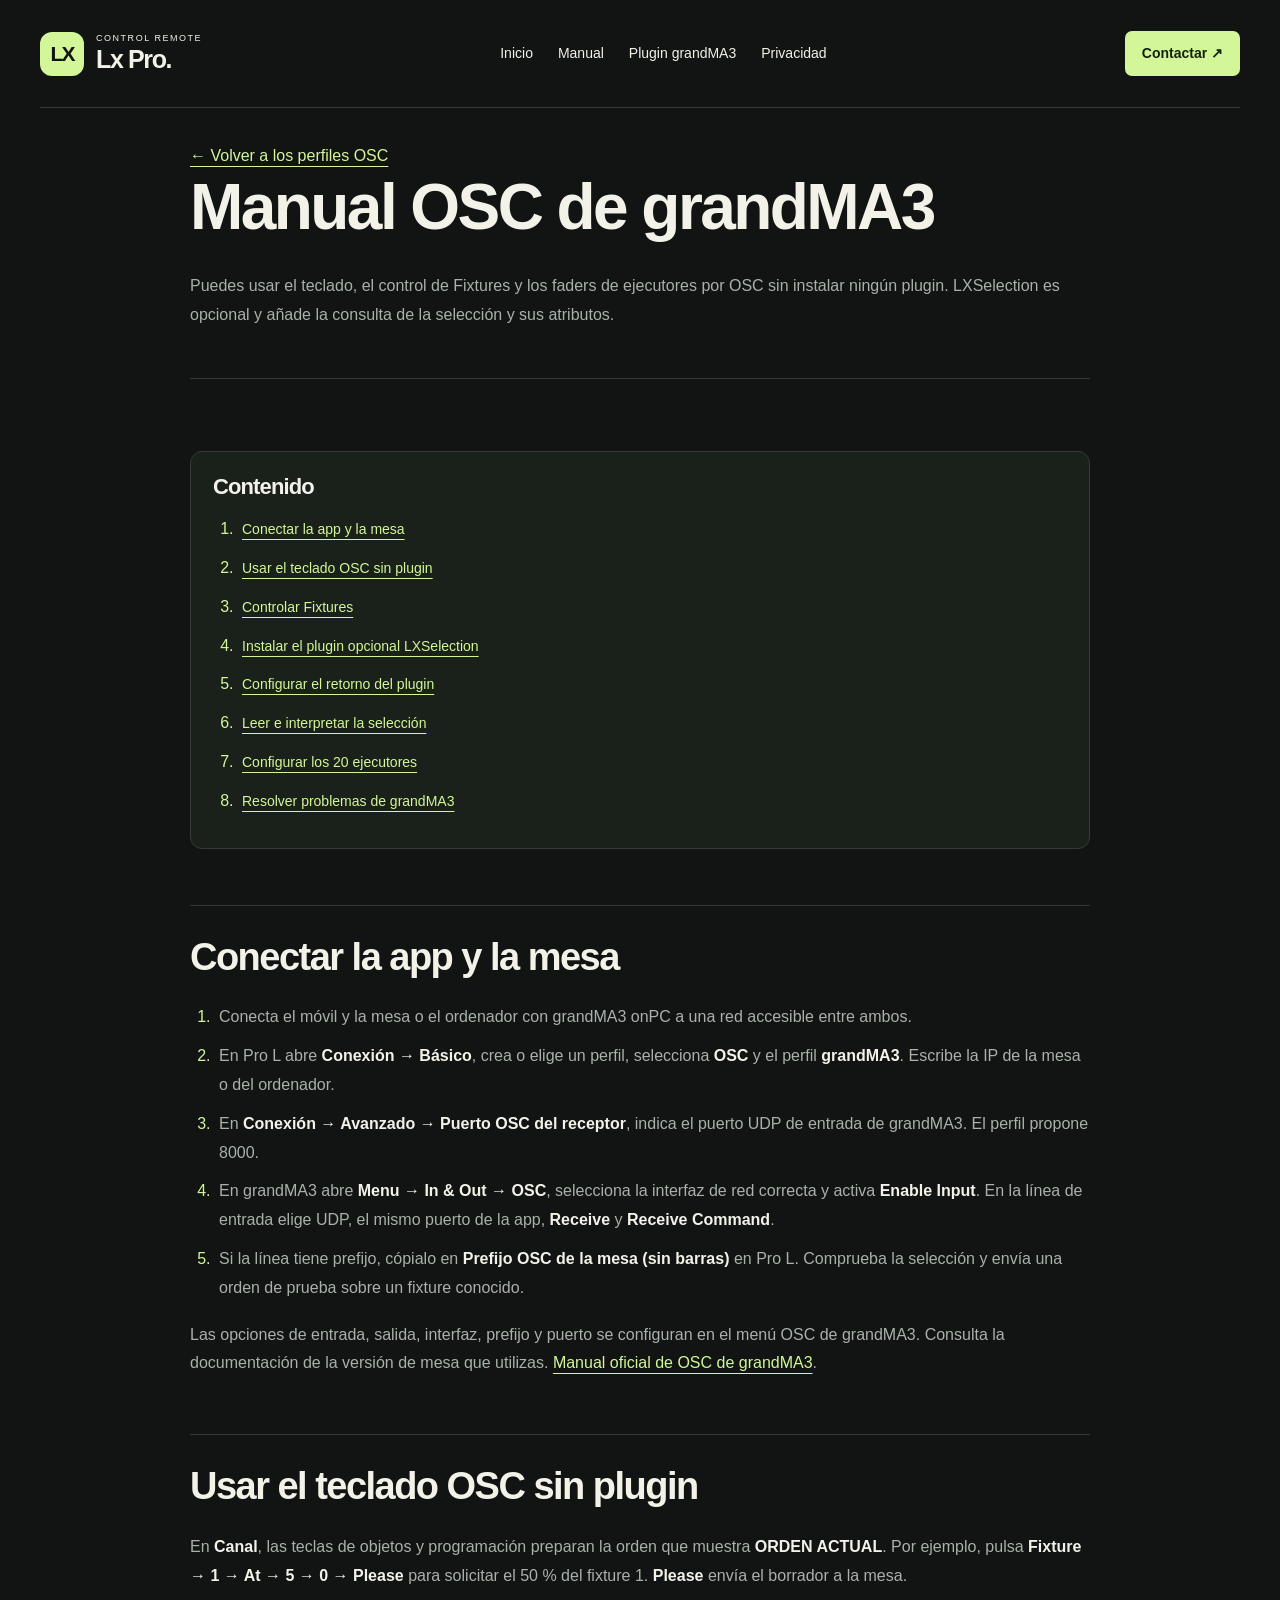
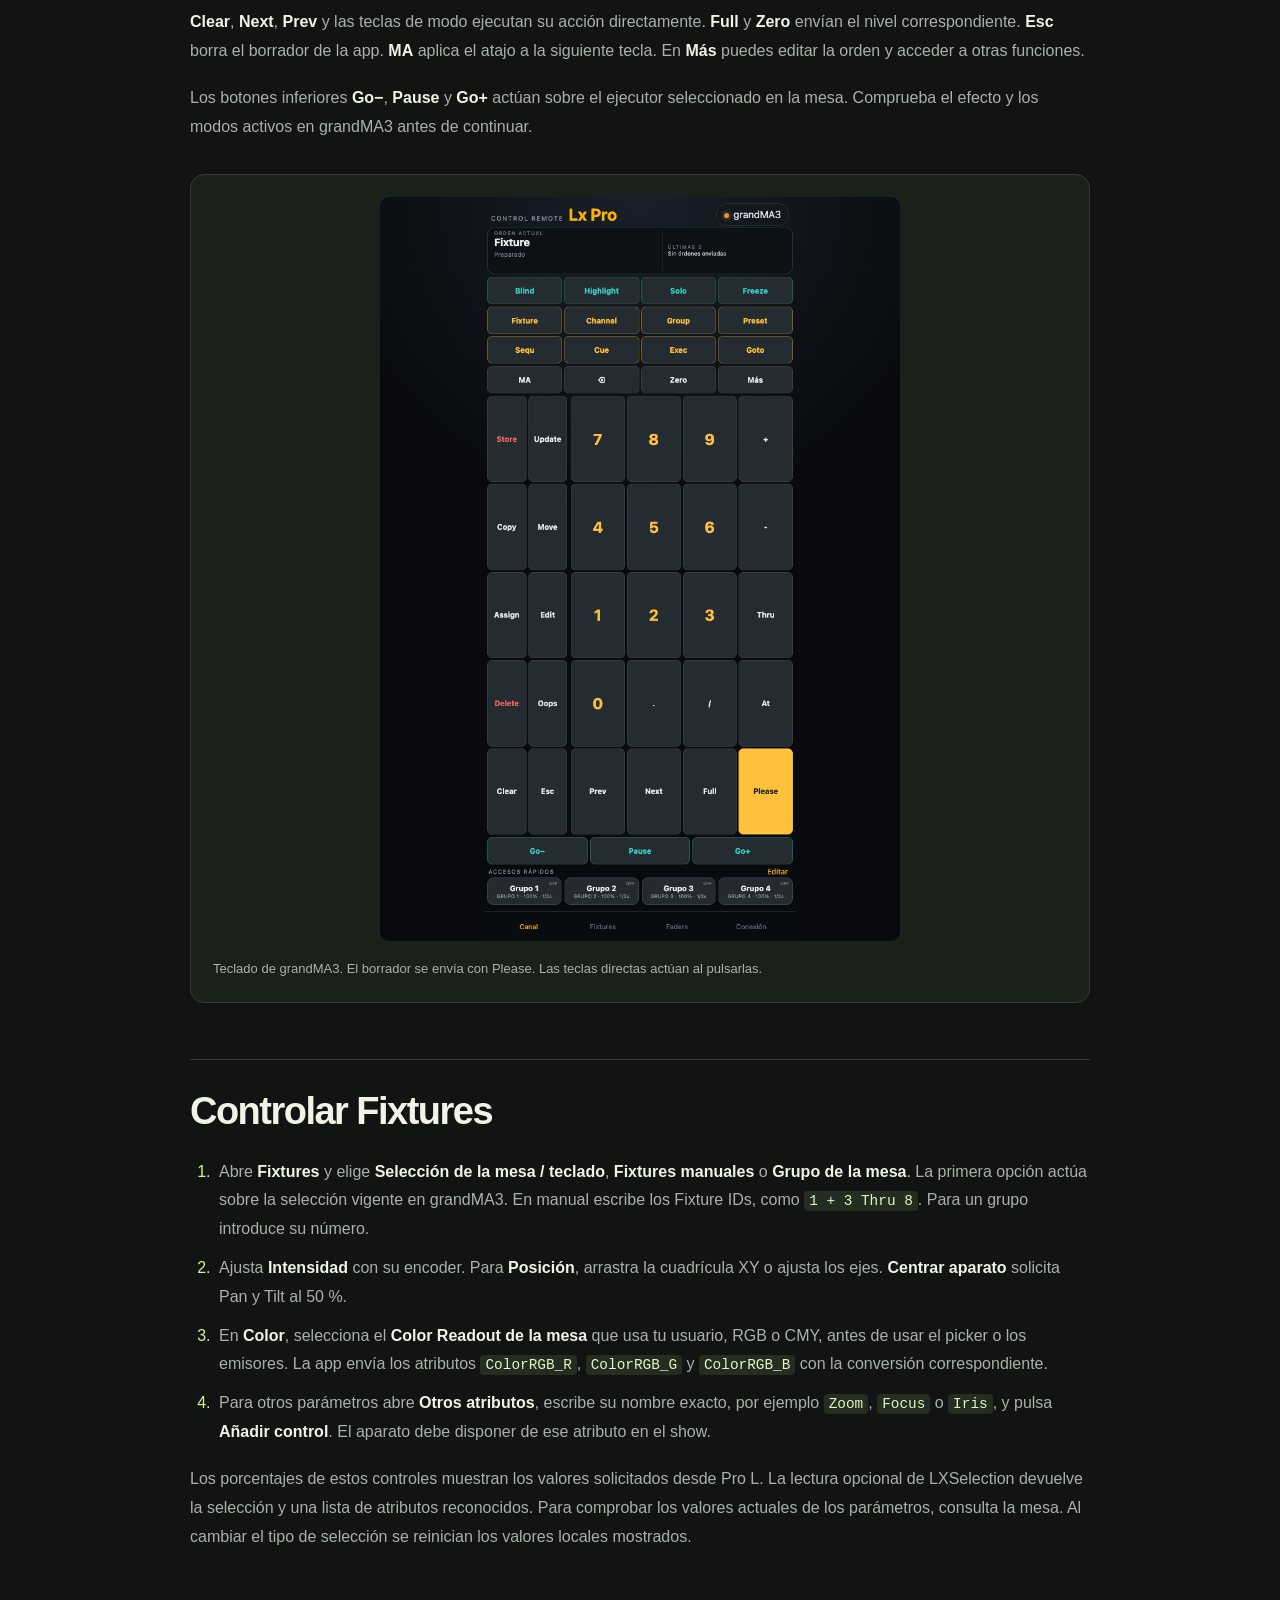
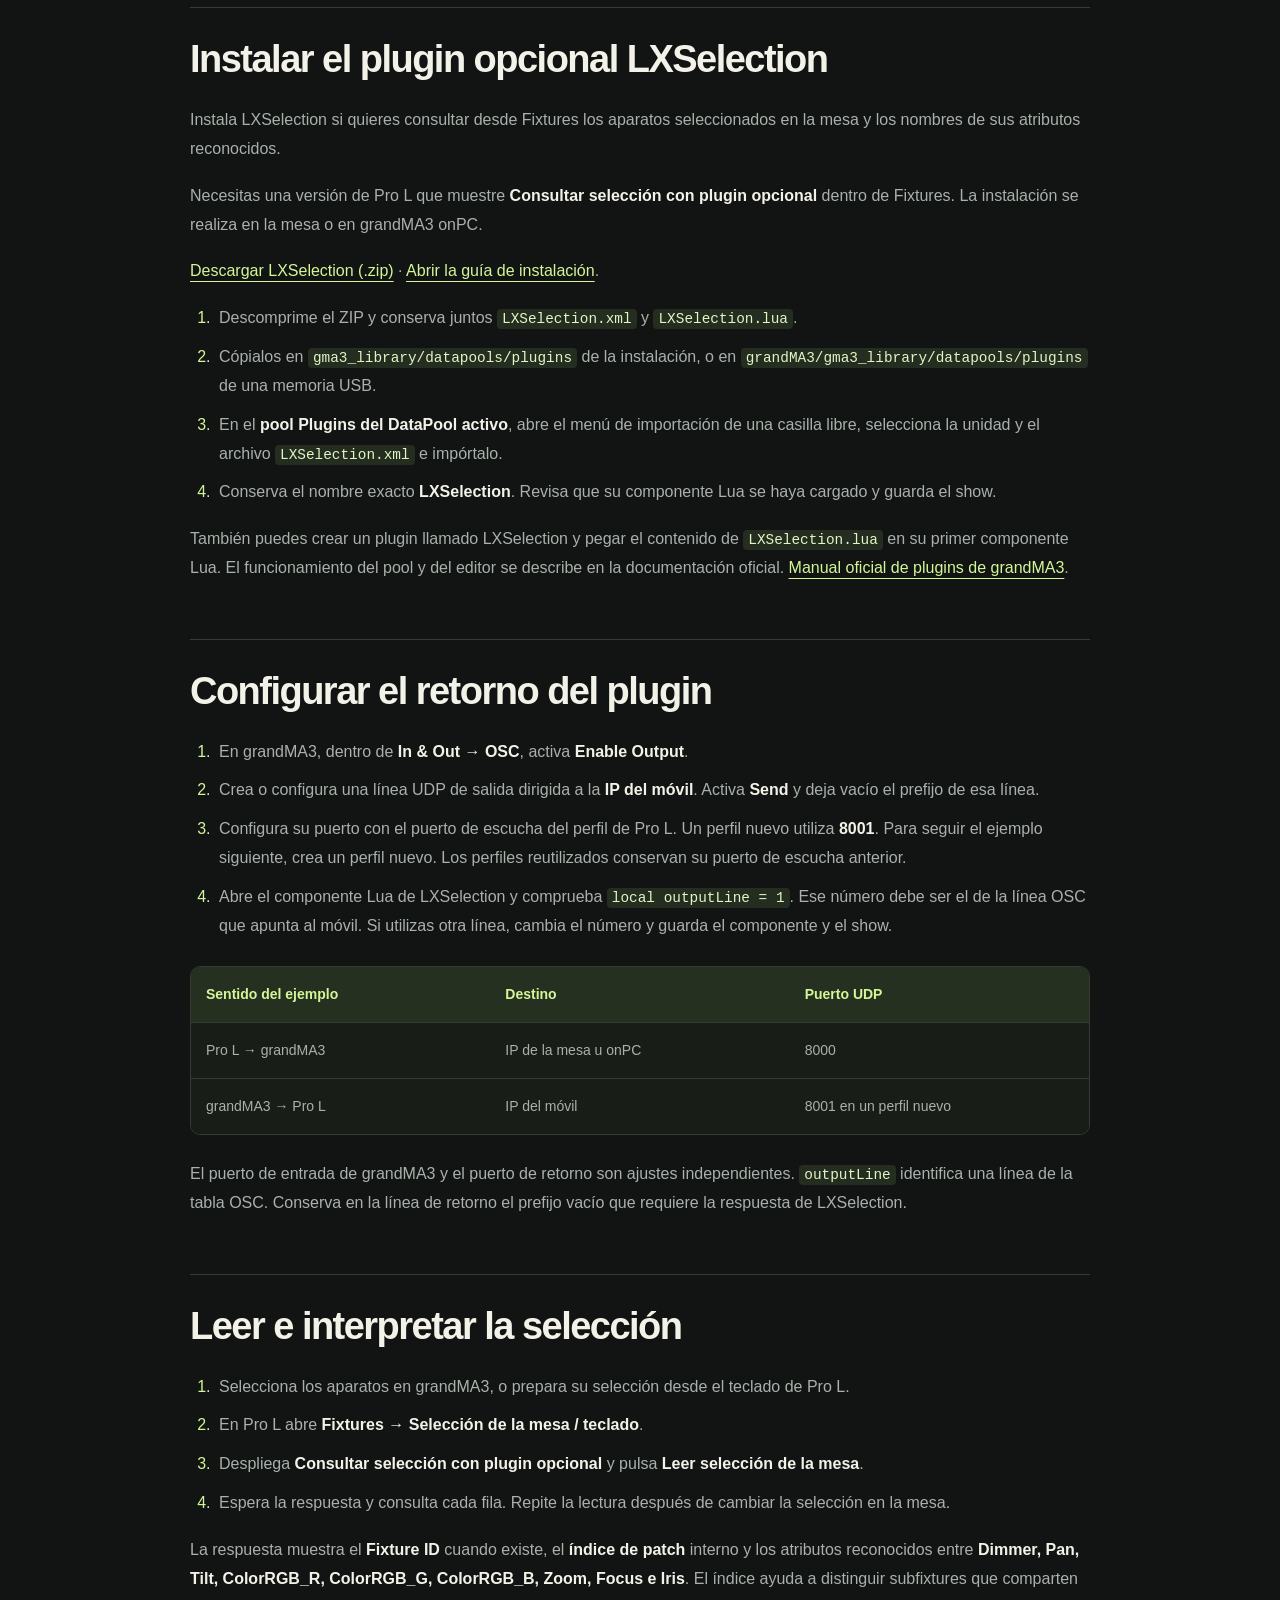
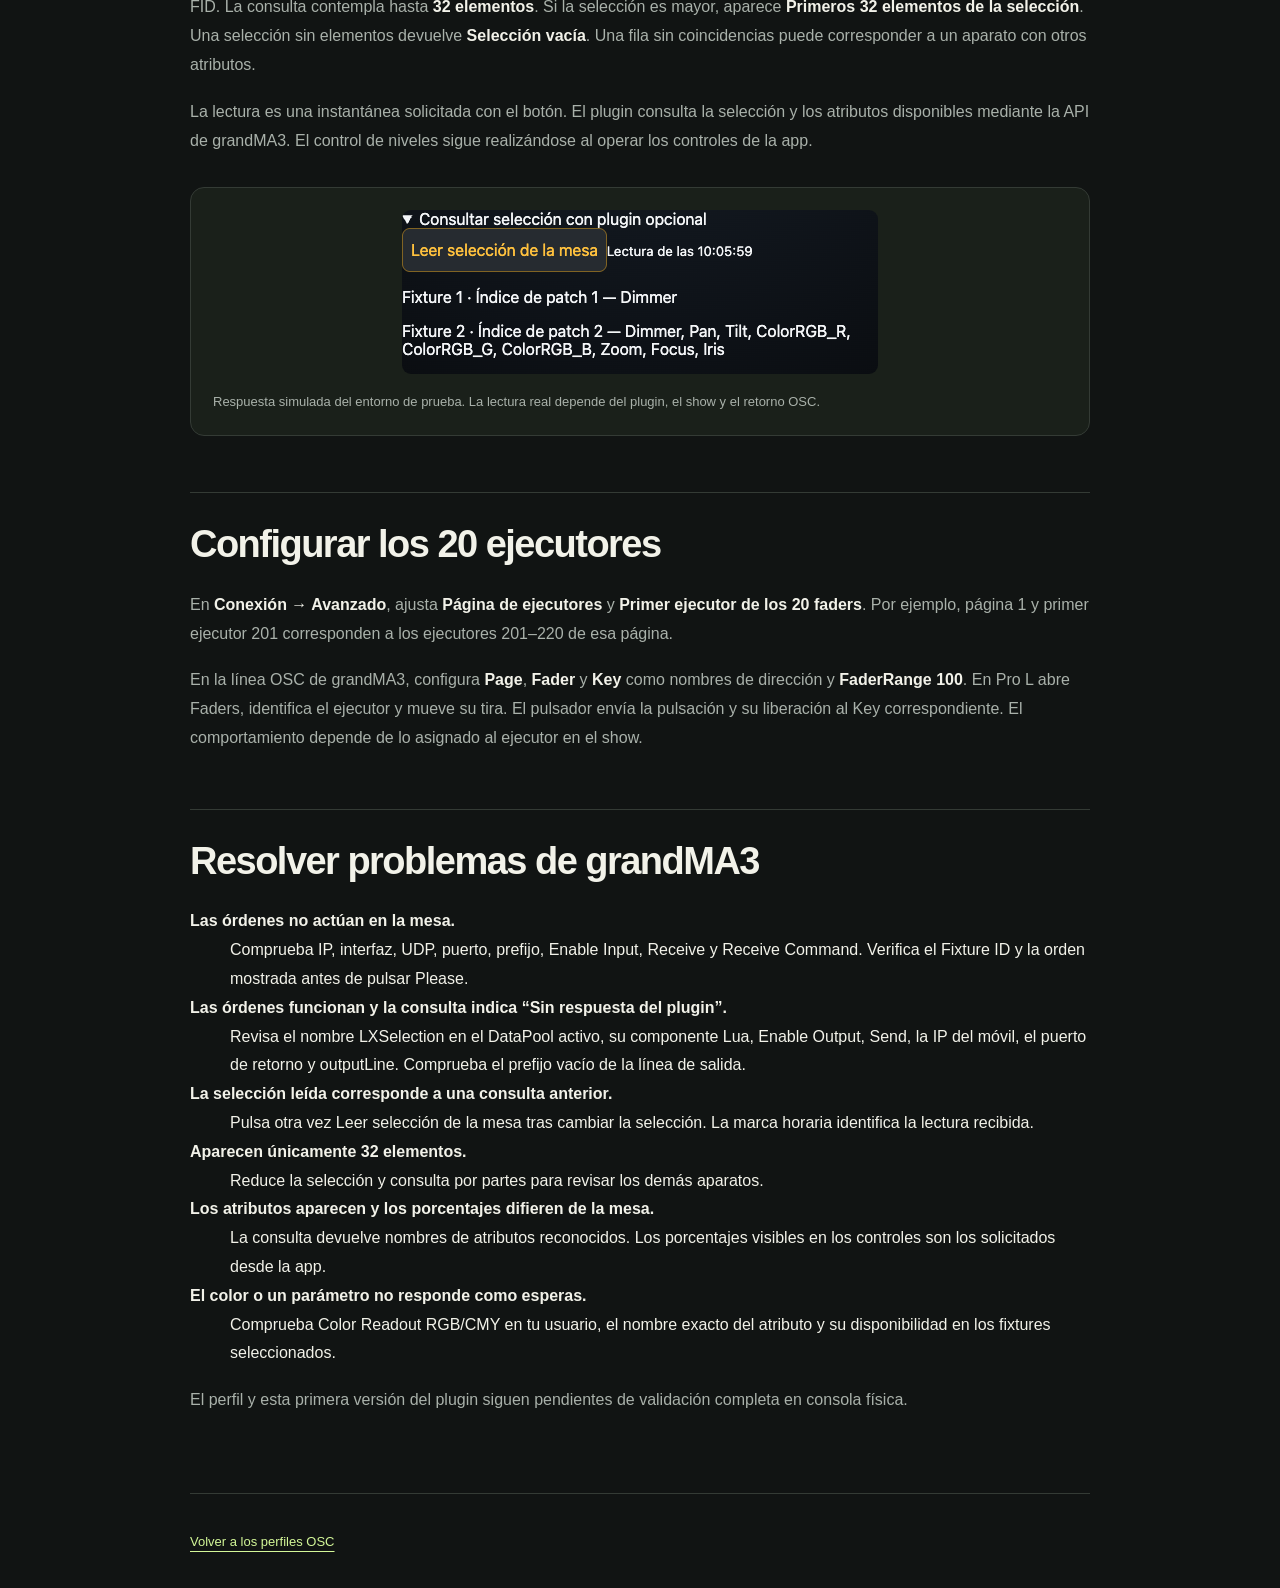
<file: manual/osc-grandma3.html>
<!doctype html>
<html lang="es">
<head>
<meta charset="utf-8">
<meta name="viewport" content="width=device-width, initial-scale=1">
<title>Manual OSC de grandMA3 · Control Remote Lx Pro</title>
<link rel="stylesheet" href="../assets/docs.css">
</head>
<body><div class="site-bar"><a class="site-brand" href="../index.html" aria-label="Control Remote Lx Pro, inicio"><span class="site-mark">LX</span><span>CONTROL REMOTE<strong>Lx Pro.</strong></span></a><nav aria-label="Navegación principal"><a href="../index.html">Inicio</a><a href="../manual/index.html">Manual</a><a href="../plugins/grandma3/index.html">Plugin grandMA3</a><a href="../privacidad.html">Privacidad</a></nav><a class="site-contact" href="mailto:controlremotelxpro@gmail.com">Contactar ↗</a></div>
<header><a href="osc.html">← Volver a los perfiles OSC</a><h1>Manual OSC de grandMA3</h1><p>Puedes usar el teclado, el control de Fixtures y los faders de ejecutores por OSC sin instalar ningún plugin. LXSelection es opcional y añade la consulta de la selección y sus atributos.</p></header>
<main>
<nav aria-label="Contenido"><h2>Contenido</h2><ol><li><a href="#ma3-conexion">Conectar la app y la mesa</a></li>
<li><a href="#ma3-teclado">Usar el teclado OSC sin plugin</a></li>
<li><a href="#ma3-fixtures">Controlar Fixtures</a></li>
<li><a href="#ma3-plugin">Instalar el plugin opcional LXSelection</a></li>
<li><a href="#ma3-retorno">Configurar el retorno del plugin</a></li>
<li><a href="#ma3-lectura">Leer e interpretar la selección</a></li>
<li><a href="#ma3-ejecutores">Configurar los 20 ejecutores</a></li>
<li><a href="#ma3-problemas">Resolver problemas de grandMA3</a></li></ol></nav>

<h2 id="ma3-conexion">Conectar la app y la mesa</h2>
<ol>
<li>Conecta el móvil y la mesa o el ordenador con grandMA3 onPC a una red accesible entre ambos.</li>
<li>En Pro L abre <b>Conexión → Básico</b>, crea o elige un perfil, selecciona <b>OSC</b> y el perfil <b>grandMA3</b>. Escribe la IP de la mesa o del ordenador.</li>
<li>En <b>Conexión → Avanzado → Puerto OSC del receptor</b>, indica el puerto UDP de entrada de grandMA3. El perfil propone 8000.</li>
<li>En grandMA3 abre <b>Menu → In &amp; Out → OSC</b>, selecciona la interfaz de red correcta y activa <b>Enable Input</b>. En la línea de entrada elige UDP, el mismo puerto de la app, <b>Receive</b> y <b>Receive Command</b>.</li>
<li>Si la línea tiene prefijo, cópialo en <b>Prefijo OSC de la mesa (sin barras)</b> en Pro L. Comprueba la selección y envía una orden de prueba sobre un fixture conocido.</li>
</ol>
<p>Las opciones de entrada, salida, interfaz, prefijo y puerto se configuran en el menú OSC de grandMA3. Consulta la documentación de la versión de mesa que utilizas. <a href="https://help.malighting.com/grandMA3/2.4/HTML/remote_inputs_osc.html" target="_blank" rel="noopener noreferrer">Manual oficial de OSC de grandMA3</a>.</p>
<h2 id="ma3-teclado">Usar el teclado OSC sin plugin</h2>
<p>En <b>Canal</b>, las teclas de objetos y programación preparan la orden que muestra <b>ORDEN ACTUAL</b>. Por ejemplo, pulsa <b>Fixture → 1 → At → 5 → 0 → Please</b> para solicitar el 50 % del fixture 1. <b>Please</b> envía el borrador a la mesa.</p>
<p><b>Clear</b>, <b>Next</b>, <b>Prev</b> y las teclas de modo ejecutan su acción directamente. <b>Full</b> y <b>Zero</b> envían el nivel correspondiente. <b>Esc</b> borra el borrador de la app. <b>MA</b> aplica el atajo a la siguiente tecla. En <b>Más</b> puedes editar la orden y acceder a otras funciones.</p>
<p>Los botones inferiores <b>Go−</b>, <b>Pause</b> y <b>Go+</b> actúan sobre el ejecutor seleccionado en la mesa. Comprueba el efecto y los modos activos en grandMA3 antes de continuar.</p>
<figure><img loading="lazy" src="10-grandma3-teclado.png" alt="Teclado actual de grandMA3 con Please, MA, Más y controles de reproducción"><figcaption>Teclado de grandMA3. El borrador se envía con Please. Las teclas directas actúan al pulsarlas.</figcaption></figure>
<h2 id="ma3-fixtures">Controlar Fixtures</h2>
<ol>
<li>Abre <b>Fixtures</b> y elige <b>Selección de la mesa / teclado</b>, <b>Fixtures manuales</b> o <b>Grupo de la mesa</b>. La primera opción actúa sobre la selección vigente en grandMA3. En manual escribe los Fixture IDs, como <code>1 + 3 Thru 8</code>. Para un grupo introduce su número.</li>
<li>Ajusta <b>Intensidad</b> con su encoder. Para <b>Posición</b>, arrastra la cuadrícula XY o ajusta los ejes. <b>Centrar aparato</b> solicita Pan y Tilt al 50 %.</li>
<li>En <b>Color</b>, selecciona el <b>Color Readout de la mesa</b> que usa tu usuario, RGB o CMY, antes de usar el picker o los emisores. La app envía los atributos <code>ColorRGB_R</code>, <code>ColorRGB_G</code> y <code>ColorRGB_B</code> con la conversión correspondiente.</li>
<li>Para otros parámetros abre <b>Otros atributos</b>, escribe su nombre exacto, por ejemplo <code>Zoom</code>, <code>Focus</code> o <code>Iris</code>, y pulsa <b>Añadir control</b>. El aparato debe disponer de ese atributo en el show.</li>
</ol>
<p>Los porcentajes de estos controles muestran los valores solicitados desde Pro L. La lectura opcional de LXSelection devuelve la selección y una lista de atributos reconocidos. Para comprobar los valores actuales de los parámetros, consulta la mesa. Al cambiar el tipo de selección se reinician los valores locales mostrados.</p>
<h2 id="ma3-plugin">Instalar el plugin opcional LXSelection</h2>
<p>Instala LXSelection si quieres consultar desde Fixtures los aparatos seleccionados en la mesa y los nombres de sus atributos reconocidos.</p>
<p>Necesitas una versión de Pro L que muestre <b>Consultar selección con plugin opcional</b> dentro de Fixtures. La instalación se realiza en la mesa o en grandMA3 onPC.</p>
<p><a href="https://controlremotelxpro.github.io/plugins/grandma3/LXSelection.zip">Descargar LXSelection (.zip)</a> · <a href="https://controlremotelxpro.github.io/plugins/grandma3/index.html">Abrir la guía de instalación</a>.</p>
<ol>
<li>Descomprime el ZIP y conserva juntos <code>LXSelection.xml</code> y <code>LXSelection.lua</code>.</li>
<li>Cópialos en <code>gma3_library/datapools/plugins</code> de la instalación, o en <code>grandMA3/gma3_library/datapools/plugins</code> de una memoria USB.</li>
<li>En el <b>pool Plugins del DataPool activo</b>, abre el menú de importación de una casilla libre, selecciona la unidad y el archivo <code>LXSelection.xml</code> e impórtalo.</li>
<li>Conserva el nombre exacto <b>LXSelection</b>. Revisa que su componente Lua se haya cargado y guarda el show.</li>
</ol>
<p>También puedes crear un plugin llamado LXSelection y pegar el contenido de <code>LXSelection.lua</code> en su primer componente Lua. El funcionamiento del pool y del editor se describe en la documentación oficial. <a href="https://help.malighting.com/grandMA3/2.4/HTML/plugins.html" target="_blank" rel="noopener noreferrer">Manual oficial de plugins de grandMA3</a>.</p>
<h2 id="ma3-retorno">Configurar el retorno del plugin</h2>
<ol>
<li>En grandMA3, dentro de <b>In &amp; Out → OSC</b>, activa <b>Enable Output</b>.</li>
<li>Crea o configura una línea UDP de salida dirigida a la <b>IP del móvil</b>. Activa <b>Send</b> y deja vacío el prefijo de esa línea.</li>
<li>Configura su puerto con el puerto de escucha del perfil de Pro L. Un perfil nuevo utiliza <b>8001</b>. Para seguir el ejemplo siguiente, crea un perfil nuevo. Los perfiles reutilizados conservan su puerto de escucha anterior.</li>
<li>Abre el componente Lua de LXSelection y comprueba <code>local outputLine = 1</code>. Ese número debe ser el de la línea OSC que apunta al móvil. Si utilizas otra línea, cambia el número y guarda el componente y el show.</li>
</ol>
<table><thead><tr><th>Sentido del ejemplo</th><th>Destino</th><th>Puerto UDP</th></tr></thead><tbody><tr><td>Pro L → grandMA3</td><td>IP de la mesa u onPC</td><td>8000</td></tr><tr><td>grandMA3 → Pro L</td><td>IP del móvil</td><td>8001 en un perfil nuevo</td></tr></tbody></table>
<p>El puerto de entrada de grandMA3 y el puerto de retorno son ajustes independientes. <code>outputLine</code> identifica una línea de la tabla OSC. Conserva en la línea de retorno el prefijo vacío que requiere la respuesta de LXSelection.</p>
<h2 id="ma3-lectura">Leer e interpretar la selección</h2>
<ol>
<li>Selecciona los aparatos en grandMA3, o prepara su selección desde el teclado de Pro L.</li>
<li>En Pro L abre <b>Fixtures → Selección de la mesa / teclado</b>.</li>
<li>Despliega <b>Consultar selección con plugin opcional</b> y pulsa <b>Leer selección de la mesa</b>.</li>
<li>Espera la respuesta y consulta cada fila. Repite la lectura después de cambiar la selección en la mesa.</li>
</ol>
<p>La respuesta muestra el <b>Fixture ID</b> cuando existe, el <b>índice de patch</b> interno y los atributos reconocidos entre <b>Dimmer, Pan, Tilt, ColorRGB_R, ColorRGB_G, ColorRGB_B, Zoom, Focus e Iris</b>. El índice ayuda a distinguir subfixtures que comparten FID. La consulta contempla hasta <b>32 elementos</b>. Si la selección es mayor, aparece <b>Primeros 32 elementos de la selección</b>. Una selección sin elementos devuelve <b>Selección vacía</b>. Una fila sin coincidencias puede corresponder a un aparato con otros atributos.</p>
<p>La lectura es una instantánea solicitada con el botón. El plugin consulta la selección y los atributos disponibles mediante la API de grandMA3. El control de niveles sigue realizándose al operar los controles de la app.</p>
<figure><img loading="lazy" src="11-grandma3-seleccion.png" alt="Consulta opcional LXSelection con dos filas de demostración y sus atributos"><figcaption>Respuesta simulada del entorno de prueba. La lectura real depende del plugin, el show y el retorno OSC.</figcaption></figure>
<h2 id="ma3-ejecutores">Configurar los 20 ejecutores</h2>
<p>En <b>Conexión → Avanzado</b>, ajusta <b>Página de ejecutores</b> y <b>Primer ejecutor de los 20 faders</b>. Por ejemplo, página 1 y primer ejecutor 201 corresponden a los ejecutores 201–220 de esa página.</p>
<p>En la línea OSC de grandMA3, configura <b>Page</b>, <b>Fader</b> y <b>Key</b> como nombres de dirección y <b>FaderRange 100</b>. En Pro L abre Faders, identifica el ejecutor y mueve su tira. El pulsador envía la pulsación y su liberación al Key correspondiente. El comportamiento depende de lo asignado al ejecutor en el show.</p>
<h2 id="ma3-problemas">Resolver problemas de grandMA3</h2>
<dl>
<dt><b>Las órdenes no actúan en la mesa.</b></dt><dd>Comprueba IP, interfaz, UDP, puerto, prefijo, Enable Input, Receive y Receive Command. Verifica el Fixture ID y la orden mostrada antes de pulsar Please.</dd>
<dt><b>Las órdenes funcionan y la consulta indica “Sin respuesta del plugin”.</b></dt><dd>Revisa el nombre LXSelection en el DataPool activo, su componente Lua, Enable Output, Send, la IP del móvil, el puerto de retorno y outputLine. Comprueba el prefijo vacío de la línea de salida.</dd>
<dt><b>La selección leída corresponde a una consulta anterior.</b></dt><dd>Pulsa otra vez Leer selección de la mesa tras cambiar la selección. La marca horaria identifica la lectura recibida.</dd>
<dt><b>Aparecen únicamente 32 elementos.</b></dt><dd>Reduce la selección y consulta por partes para revisar los demás aparatos.</dd>
<dt><b>Los atributos aparecen y los porcentajes difieren de la mesa.</b></dt><dd>La consulta devuelve nombres de atributos reconocidos. Los porcentajes visibles en los controles son los solicitados desde la app.</dd>
<dt><b>El color o un parámetro no responde como esperas.</b></dt><dd>Comprueba Color Readout RGB/CMY en tu usuario, el nombre exacto del atributo y su disponibilidad en los fixtures seleccionados.</dd>
</dl>
<p>El perfil y esta primera versión del plugin siguen pendientes de validación completa en consola física.</p>
</main>
<footer><a href="osc.html">Volver a los perfiles OSC</a></footer>
</body>
</html>
</file>
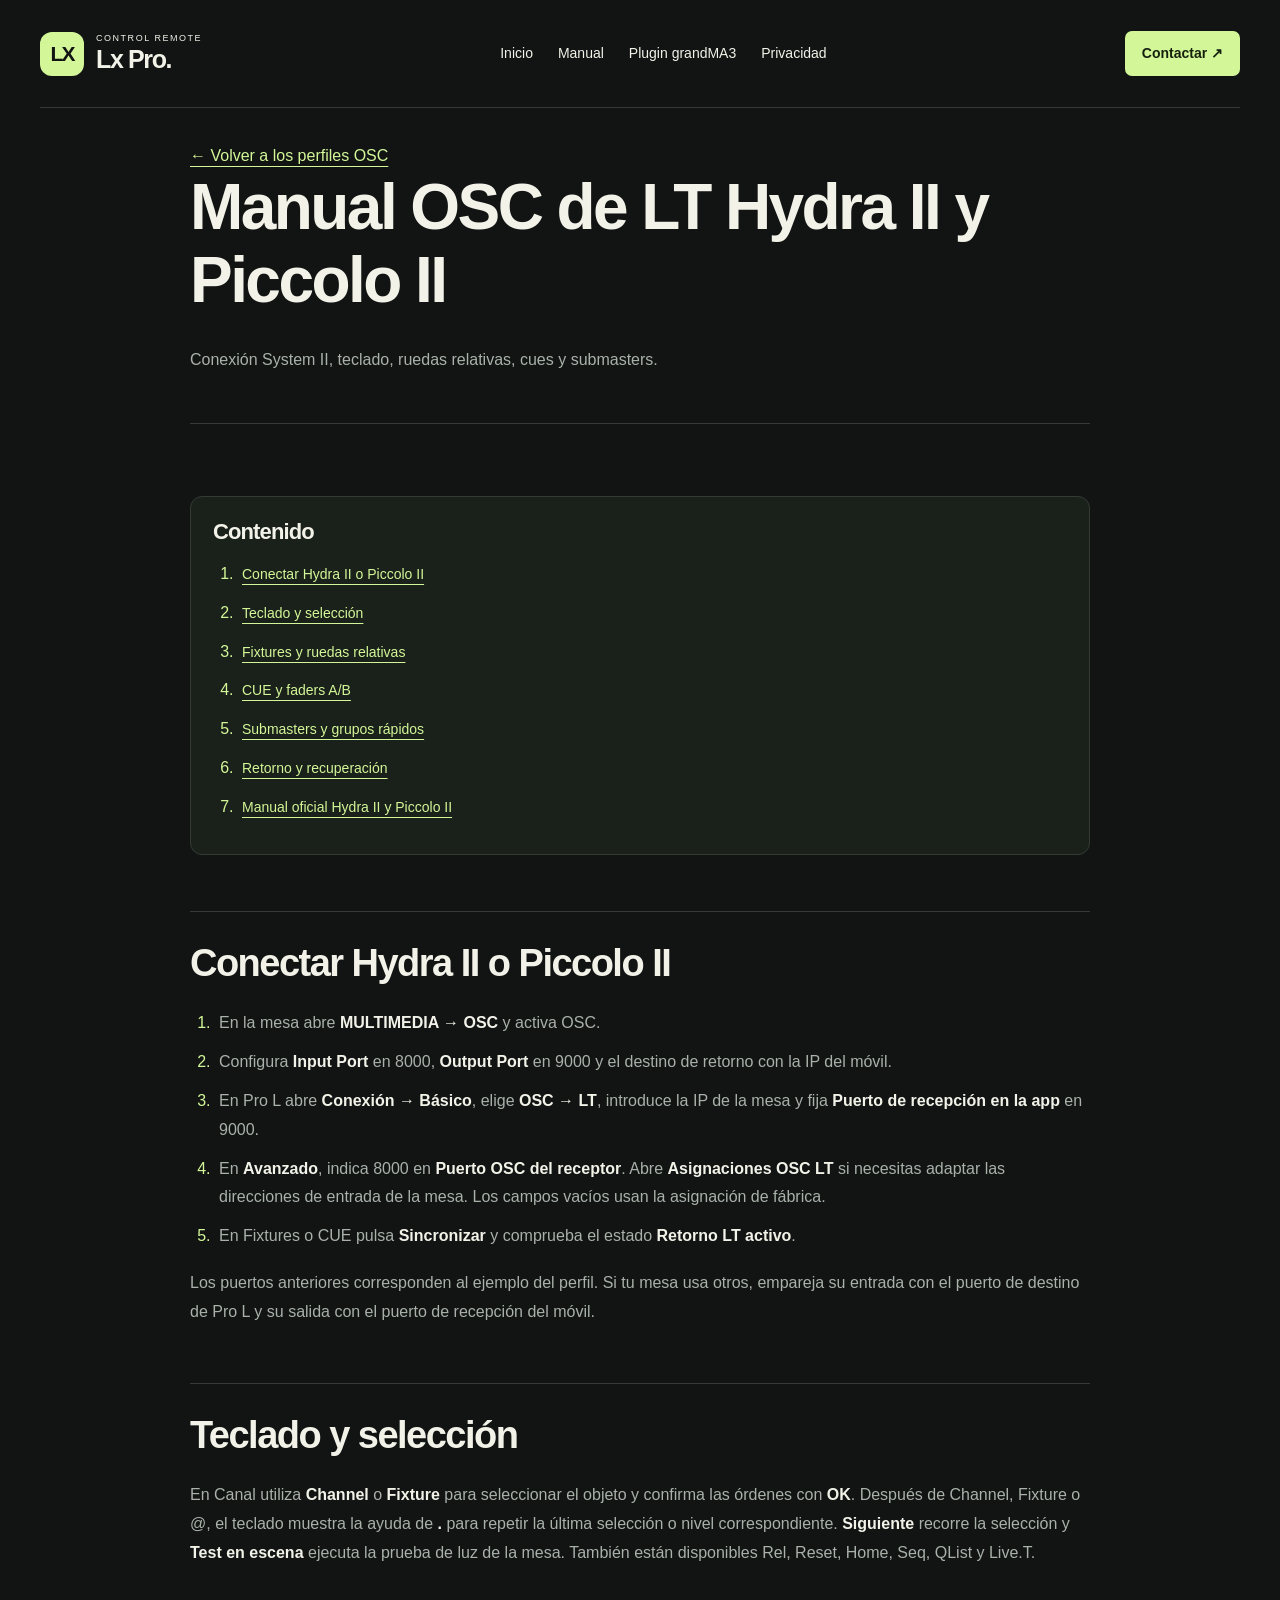
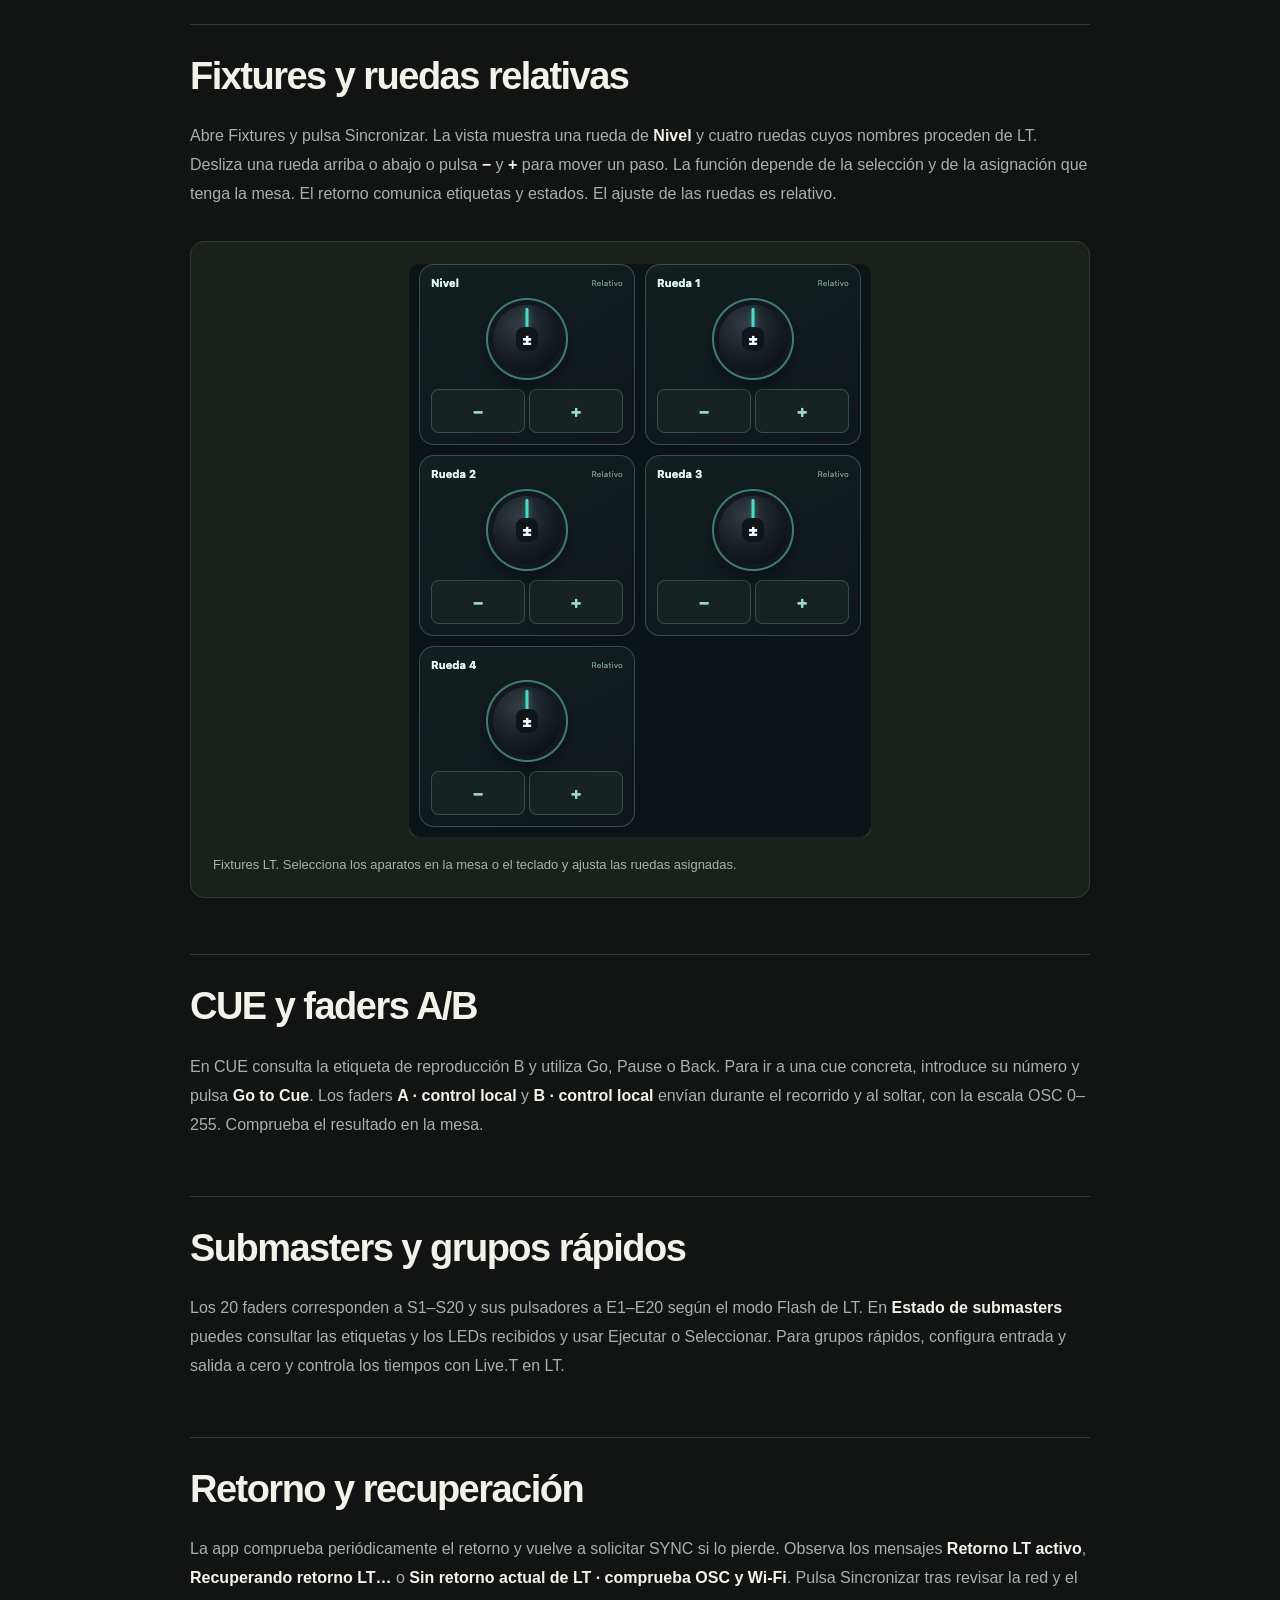
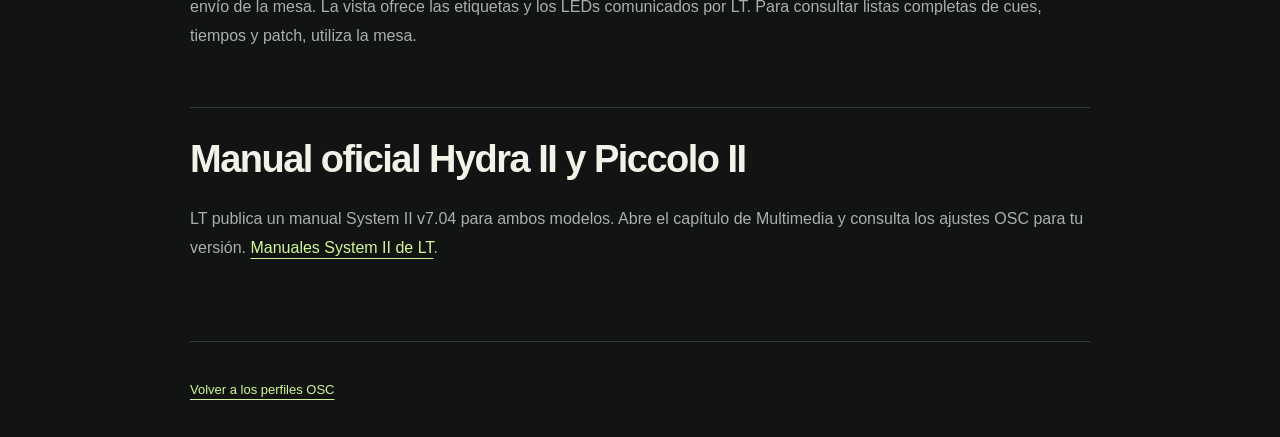
<file: manual/osc-lt.html>
<!doctype html>
<html lang="es">
<head>
<meta charset="utf-8">
<meta name="viewport" content="width=device-width, initial-scale=1">
<title>Manual OSC de LT Hydra II y Piccolo II · Control Remote Lx Pro</title>
<link rel="stylesheet" href="../assets/docs.css">
</head>
<body><div class="site-bar"><a class="site-brand" href="../index.html" aria-label="Control Remote Lx Pro, inicio"><span class="site-mark">LX</span><span>CONTROL REMOTE<strong>Lx Pro.</strong></span></a><nav aria-label="Navegación principal"><a href="../index.html">Inicio</a><a href="../manual/index.html">Manual</a><a href="../plugins/grandma3/index.html">Plugin grandMA3</a><a href="../privacidad.html">Privacidad</a></nav><a class="site-contact" href="mailto:controlremotelxpro@gmail.com">Contactar ↗</a></div>
<header><a href="osc.html">← Volver a los perfiles OSC</a><h1>Manual OSC de LT Hydra II y Piccolo II</h1><p>Conexión System II, teclado, ruedas relativas, cues y submasters.</p></header>
<main>
<nav aria-label="Contenido"><h2>Contenido</h2><ol><li><a href="#conexion">Conectar Hydra II o Piccolo II</a></li>
<li><a href="#teclado">Teclado y selección</a></li>
<li><a href="#fixtures">Fixtures y ruedas relativas</a></li>
<li><a href="#cue">CUE y faders A/B</a></li>
<li><a href="#submasters">Submasters y grupos rápidos</a></li>
<li><a href="#retorno">Retorno y recuperación</a></li>
<li><a href="#oficial">Manual oficial Hydra II y Piccolo II</a></li></ol></nav>
<h2 id="conexion">Conectar Hydra II o Piccolo II</h2>
<ol>
<li>En la mesa abre <b>MULTIMEDIA → OSC</b> y activa OSC.</li>
<li>Configura <b>Input Port</b> en 8000, <b>Output Port</b> en 9000 y el destino de retorno con la IP del móvil.</li>
<li>En Pro L abre <b>Conexión → Básico</b>, elige <b>OSC → LT</b>, introduce la IP de la mesa y fija <b>Puerto de recepción en la app</b> en 9000.</li>
<li>En <b>Avanzado</b>, indica 8000 en <b>Puerto OSC del receptor</b>. Abre <b>Asignaciones OSC LT</b> si necesitas adaptar las direcciones de entrada de la mesa. Los campos vacíos usan la asignación de fábrica.</li>
<li>En Fixtures o CUE pulsa <b>Sincronizar</b> y comprueba el estado <b>Retorno LT activo</b>.</li>
</ol>
<p>Los puertos anteriores corresponden al ejemplo del perfil. Si tu mesa usa otros, empareja su entrada con el puerto de destino de Pro L y su salida con el puerto de recepción del móvil.</p>
<h2 id="teclado">Teclado y selección</h2>
<p>En Canal utiliza <b>Channel</b> o <b>Fixture</b> para seleccionar el objeto y confirma las órdenes con <b>OK</b>. Después de Channel, Fixture o @, el teclado muestra la ayuda de <b>.</b> para repetir la última selección o nivel correspondiente. <b>Siguiente</b> recorre la selección y <b>Test en escena</b> ejecuta la prueba de luz de la mesa. También están disponibles Rel, Reset, Home, Seq, QList y Live.T.</p>
<h2 id="fixtures">Fixtures y ruedas relativas</h2>
<p>Abre Fixtures y pulsa Sincronizar. La vista muestra una rueda de <b>Nivel</b> y cuatro ruedas cuyos nombres proceden de LT. Desliza una rueda arriba o abajo o pulsa <b>−</b> y <b>+</b> para mover un paso. La función depende de la selección y de la asignación que tenga la mesa. El retorno comunica etiquetas y estados. El ajuste de las ruedas es relativo.</p>
<figure><img loading="lazy" src="12-lt-ruedas.png" alt="Vista actual de Fixtures LT con Nivel y cuatro ruedas relativas"><figcaption>Fixtures LT. Selecciona los aparatos en la mesa o el teclado y ajusta las ruedas asignadas.</figcaption></figure>
<h2 id="cue">CUE y faders A/B</h2>
<p>En CUE consulta la etiqueta de reproducción B y utiliza Go, Pause o Back. Para ir a una cue concreta, introduce su número y pulsa <b>Go to Cue</b>. Los faders <b>A · control local</b> y <b>B · control local</b> envían durante el recorrido y al soltar, con la escala OSC 0–255. Comprueba el resultado en la mesa.</p>
<h2 id="submasters">Submasters y grupos rápidos</h2>
<p>Los 20 faders corresponden a S1–S20 y sus pulsadores a E1–E20 según el modo Flash de LT. En <b>Estado de submasters</b> puedes consultar las etiquetas y los LEDs recibidos y usar Ejecutar o Seleccionar. Para grupos rápidos, configura entrada y salida a cero y controla los tiempos con Live.T en LT.</p>
<h2 id="retorno">Retorno y recuperación</h2>
<p>La app comprueba periódicamente el retorno y vuelve a solicitar SYNC si lo pierde. Observa los mensajes <b>Retorno LT activo</b>, <b>Recuperando retorno LT…</b> o <b>Sin retorno actual de LT · comprueba OSC y Wi-Fi</b>. Pulsa Sincronizar tras revisar la red y el envío de la mesa. La vista ofrece las etiquetas y los LEDs comunicados por LT. Para consultar listas completas de cues, tiempos y patch, utiliza la mesa.</p>
<h2 id="oficial">Manual oficial Hydra II y Piccolo II</h2>
<p>LT publica un manual System II v7.04 para ambos modelos. Abre el capítulo de Multimedia y consulta los ajustes OSC para tu versión. <a href="https://lt-light.com/descargas/system-ii-manuales/">Manuales System II de LT</a>.</p>

</main>
<footer><a href="osc.html">Volver a los perfiles OSC</a></footer>
</body>
</html>
</file>
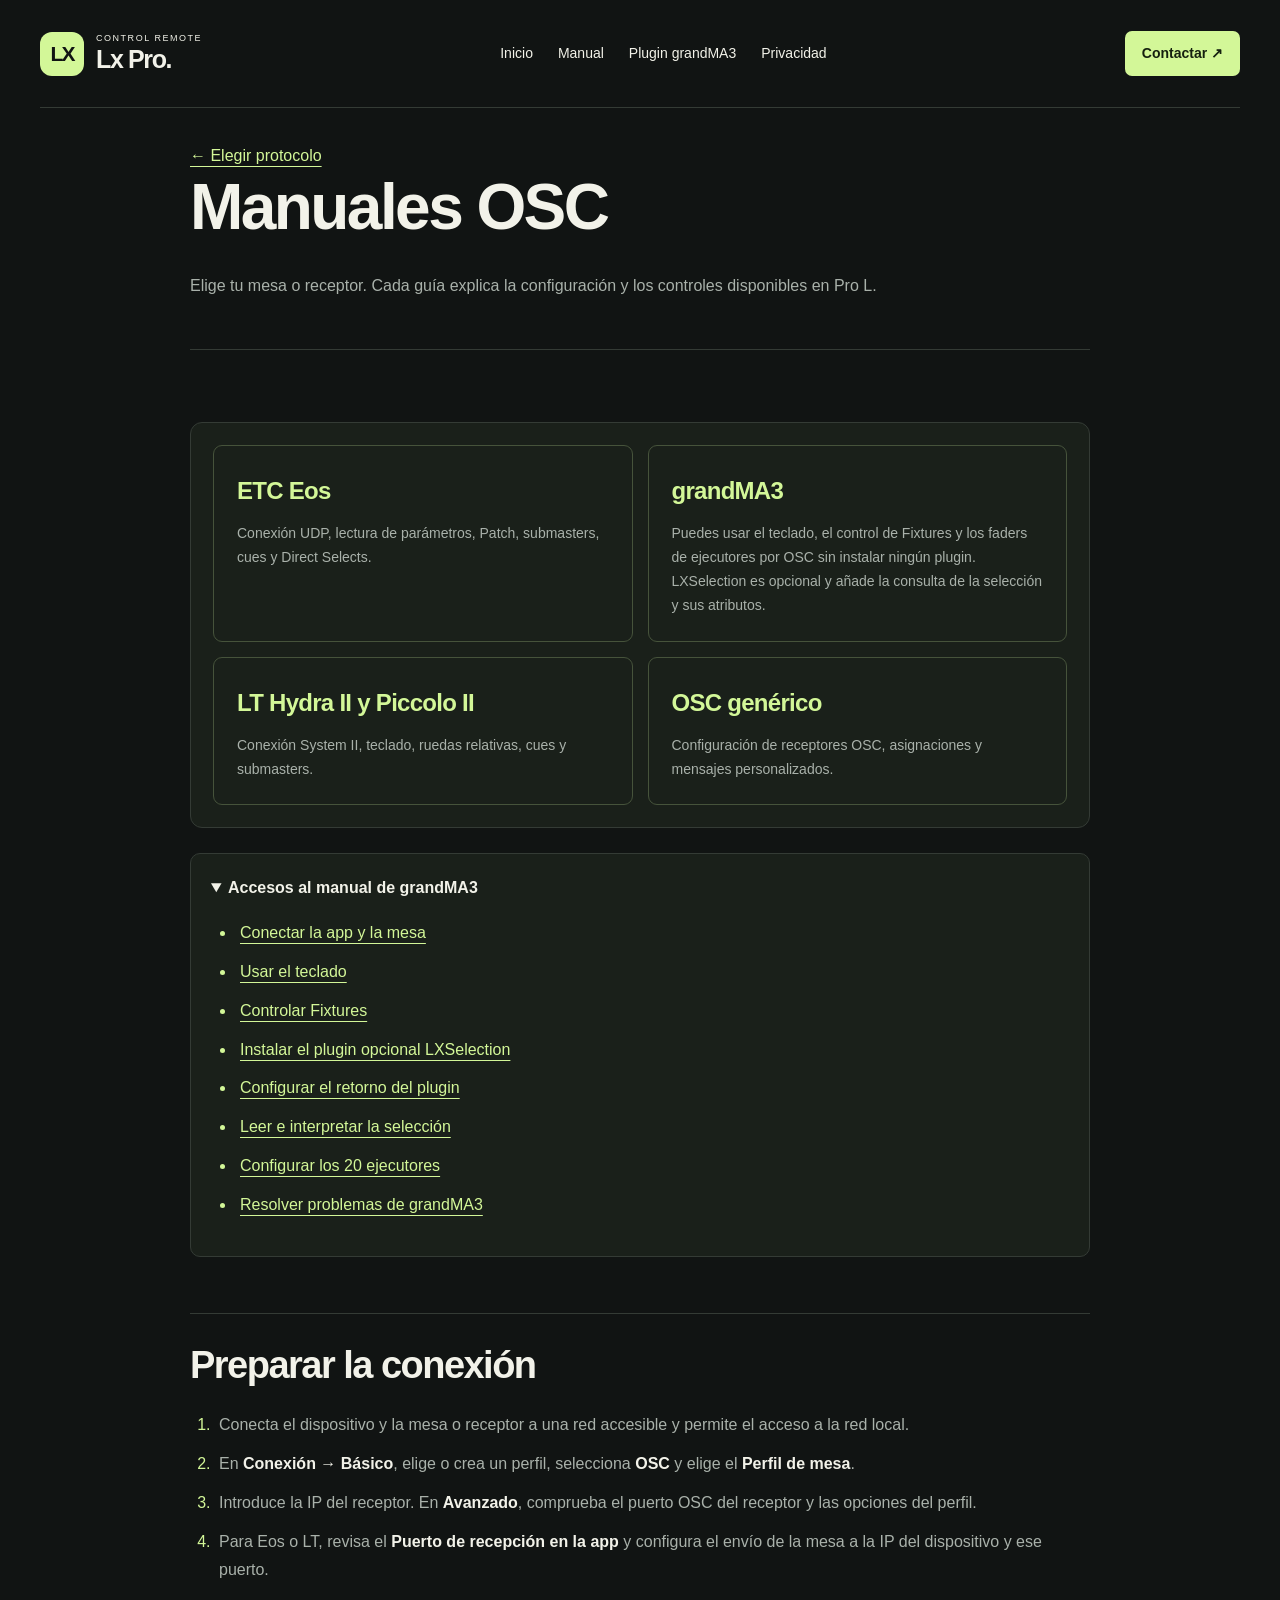
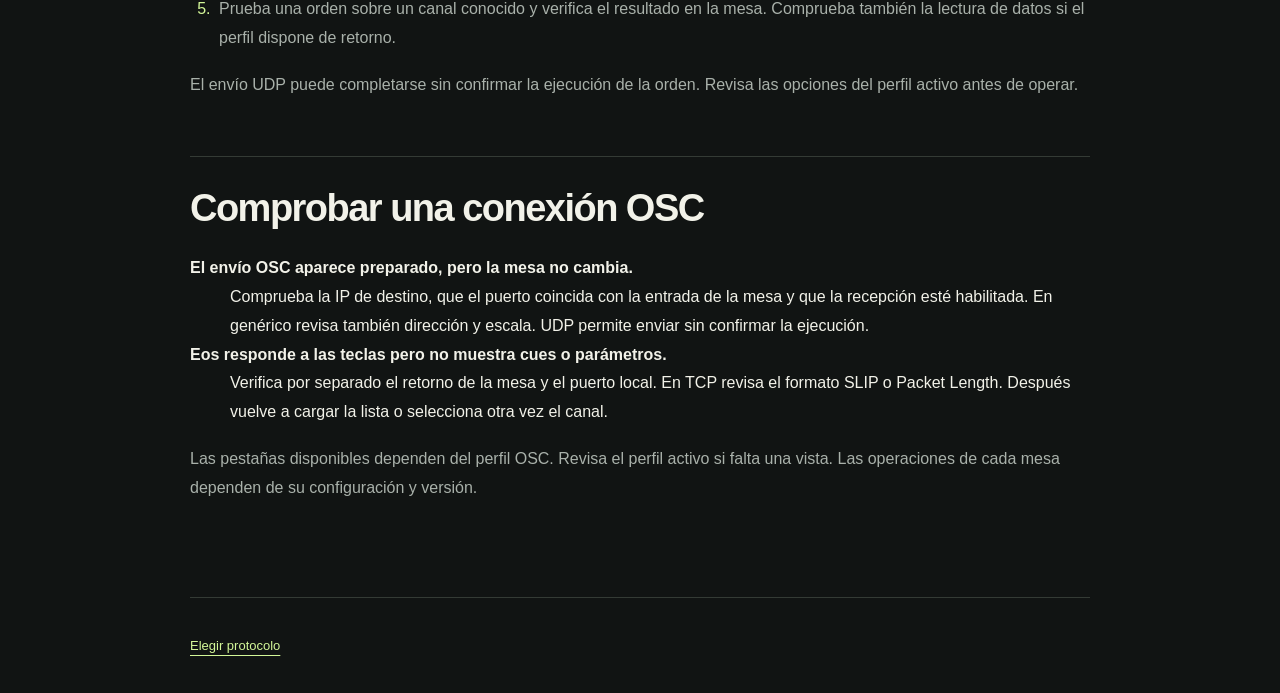
<file: manual/osc.html>
<!doctype html>
<html lang="es">
<head>
<meta charset="utf-8">
<meta name="viewport" content="width=device-width, initial-scale=1">
<title>Manuales OSC · Control Remote Lx Pro</title>
<link rel="stylesheet" href="../assets/docs.css">
</head>
<body><div class="site-bar"><a class="site-brand" href="../index.html" aria-label="Control Remote Lx Pro, inicio"><span class="site-mark">LX</span><span>CONTROL REMOTE<strong>Lx Pro.</strong></span></a><nav aria-label="Navegación principal"><a href="../index.html">Inicio</a><a href="../manual/index.html">Manual</a><a href="../plugins/grandma3/index.html">Plugin grandMA3</a><a href="../privacidad.html">Privacidad</a></nav><a class="site-contact" href="mailto:controlremotelxpro@gmail.com">Contactar ↗</a></div>
<header><a href="index.html">← Elegir protocolo</a><h1>Manuales OSC</h1><p>Elige tu mesa o receptor. Cada guía explica la configuración y los controles disponibles en Pro L.</p></header>
<main>
<nav id="indice" class="protocol-list" aria-label="Manuales por perfil OSC">
<a class="protocol-link" id="eos" href="osc-eos.html"><strong>ETC Eos</strong><span>Conexión UDP, lectura de parámetros, Patch, submasters, cues y Direct Selects.</span></a>
<a class="protocol-link" id="grandma3" href="osc-grandma3.html"><strong>grandMA3</strong><span>Puedes usar el teclado, el control de Fixtures y los faders de ejecutores por OSC sin instalar ningún plugin. LXSelection es opcional y añade la consulta de la selección y sus atributos.</span></a>
<a class="protocol-link" id="lt" href="osc-lt.html"><strong>LT Hydra II y Piccolo II</strong><span>Conexión System II, teclado, ruedas relativas, cues y submasters.</span></a>
<a class="protocol-link" id="generic" href="osc-generico.html"><strong>OSC genérico</strong><span>Configuración de receptores OSC, asignaciones y mensajes personalizados.</span></a></nav>
<details open><summary>Accesos al manual de grandMA3</summary><ul><li id="ma3-conexion"><a href="osc-grandma3.html#ma3-conexion">Conectar la app y la mesa</a></li><li id="ma3-teclado"><a href="osc-grandma3.html#ma3-teclado">Usar el teclado</a></li><li id="ma3-fixtures"><a href="osc-grandma3.html#ma3-fixtures">Controlar Fixtures</a></li><li id="ma3-plugin"><a href="osc-grandma3.html#ma3-plugin">Instalar el plugin opcional LXSelection</a></li><li id="ma3-retorno"><a href="osc-grandma3.html#ma3-retorno">Configurar el retorno del plugin</a></li><li id="ma3-lectura"><a href="osc-grandma3.html#ma3-lectura">Leer e interpretar la selección</a></li><li id="ma3-ejecutores"><a href="osc-grandma3.html#ma3-ejecutores">Configurar los 20 ejecutores</a></li><li id="ma3-problemas"><a href="osc-grandma3.html#ma3-problemas">Resolver problemas de grandMA3</a></li></ul></details>
<section id="conexion"><h2>Preparar la conexión</h2><ol><li>Conecta el dispositivo y la mesa o receptor a una red accesible y permite el acceso a la red local.</li><li>En <b>Conexión → Básico</b>, elige o crea un perfil, selecciona <b>OSC</b> y elige el <b>Perfil de mesa</b>.</li><li>Introduce la IP del receptor. En <b>Avanzado</b>, comprueba el puerto OSC del receptor y las opciones del perfil.</li><li>Para Eos o LT, revisa el <b>Puerto de recepción en la app</b> y configura el envío de la mesa a la IP del dispositivo y ese puerto.</li><li>Prueba una orden sobre un canal conocido y verifica el resultado en la mesa. Comprueba también la lectura de datos si el perfil dispone de retorno.</li></ol>
<p>El envío UDP puede completarse sin confirmar la ejecución de la orden. Revisa las opciones del perfil activo antes de operar.</p></section>
<section id="diagnostico"><h2>Comprobar una conexión OSC</h2><dl><dt><b>El envío OSC aparece preparado, pero la mesa no cambia.</b></dt><dd>Comprueba la IP de destino, que el puerto coincida con la entrada de la mesa y que la recepción esté habilitada. En genérico revisa también dirección y escala. UDP permite enviar sin confirmar la ejecución.</dd><dt><b>Eos responde a las teclas pero no muestra cues o parámetros.</b></dt><dd>Verifica por separado el retorno de la mesa y el puerto local. En TCP revisa el formato SLIP o Packet Length. Después vuelve a cargar la lista o selecciona otra vez el canal.</dd></dl><p>Las pestañas disponibles dependen del perfil OSC. Revisa el perfil activo si falta una vista. Las operaciones de cada mesa dependen de su configuración y versión.</p></section>
</main>
<footer><a href="index.html">Elegir protocolo</a></footer>
</body>
</html>
</file>
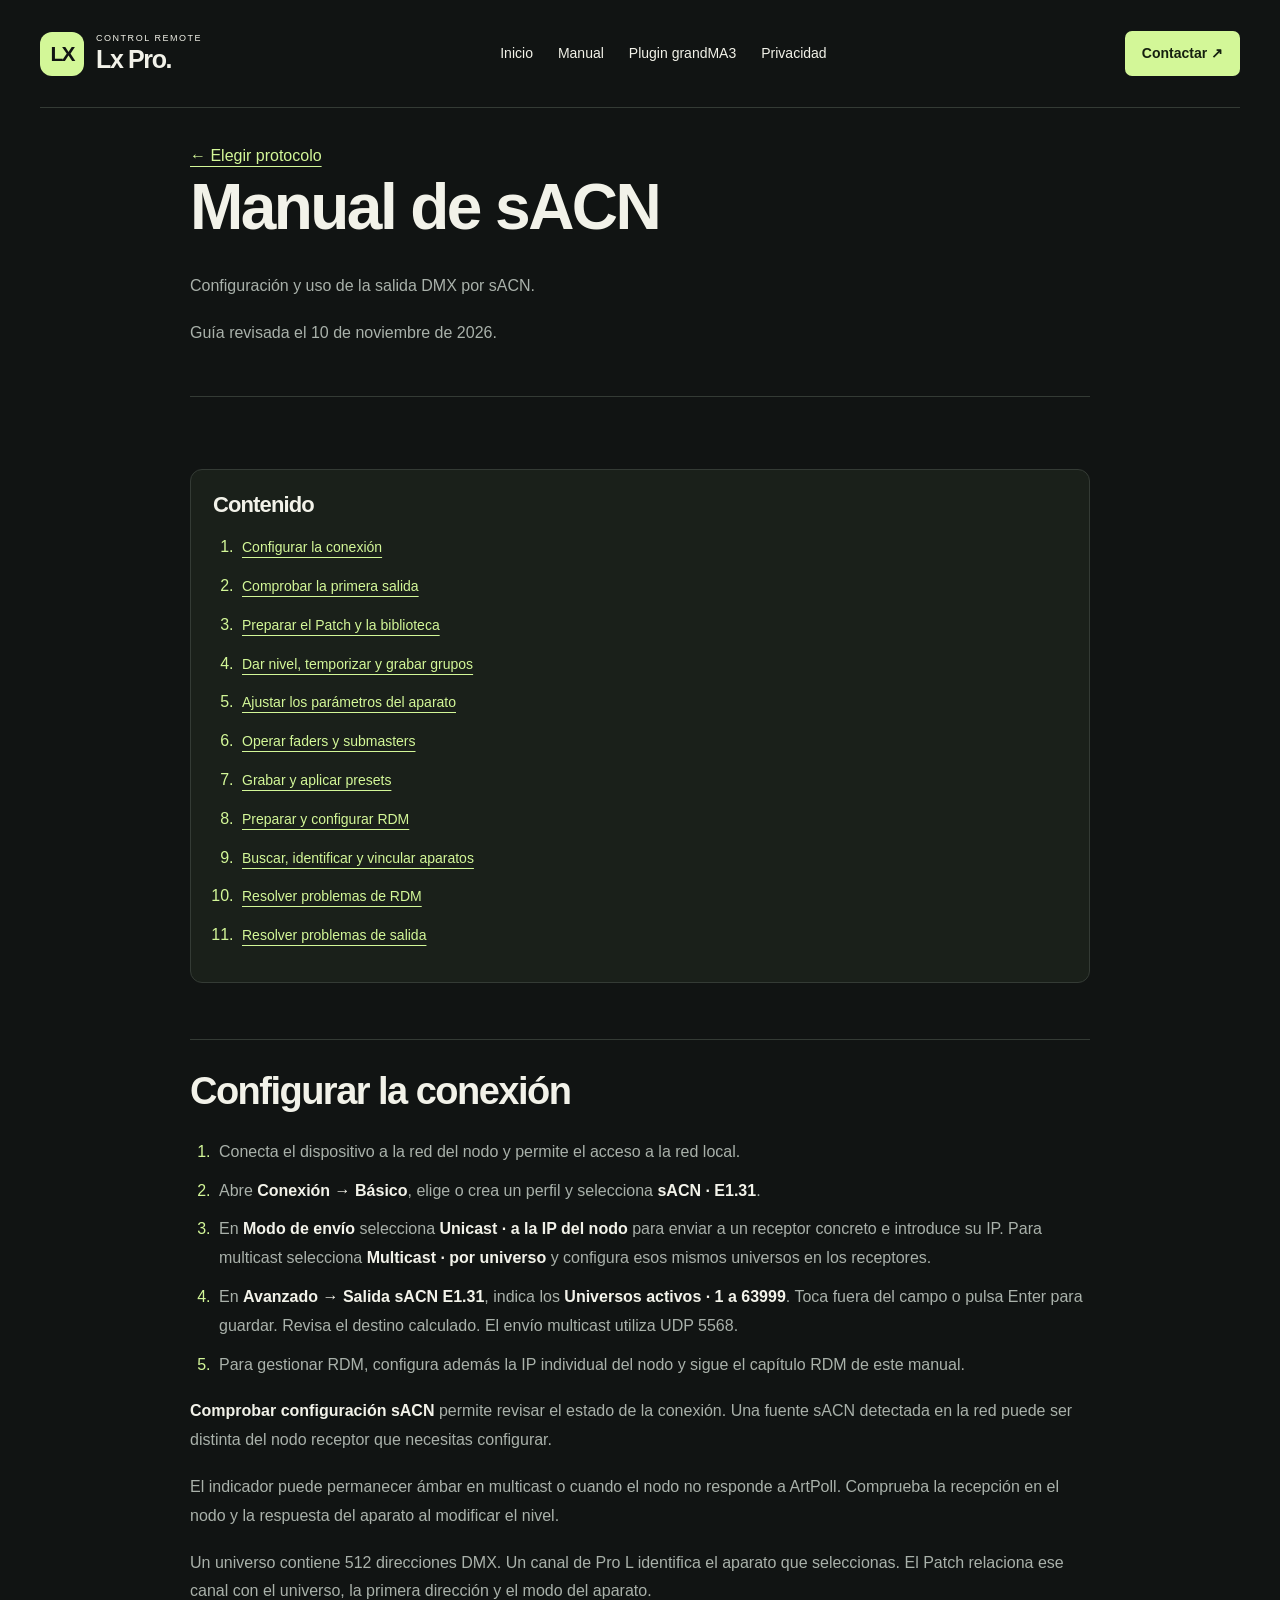
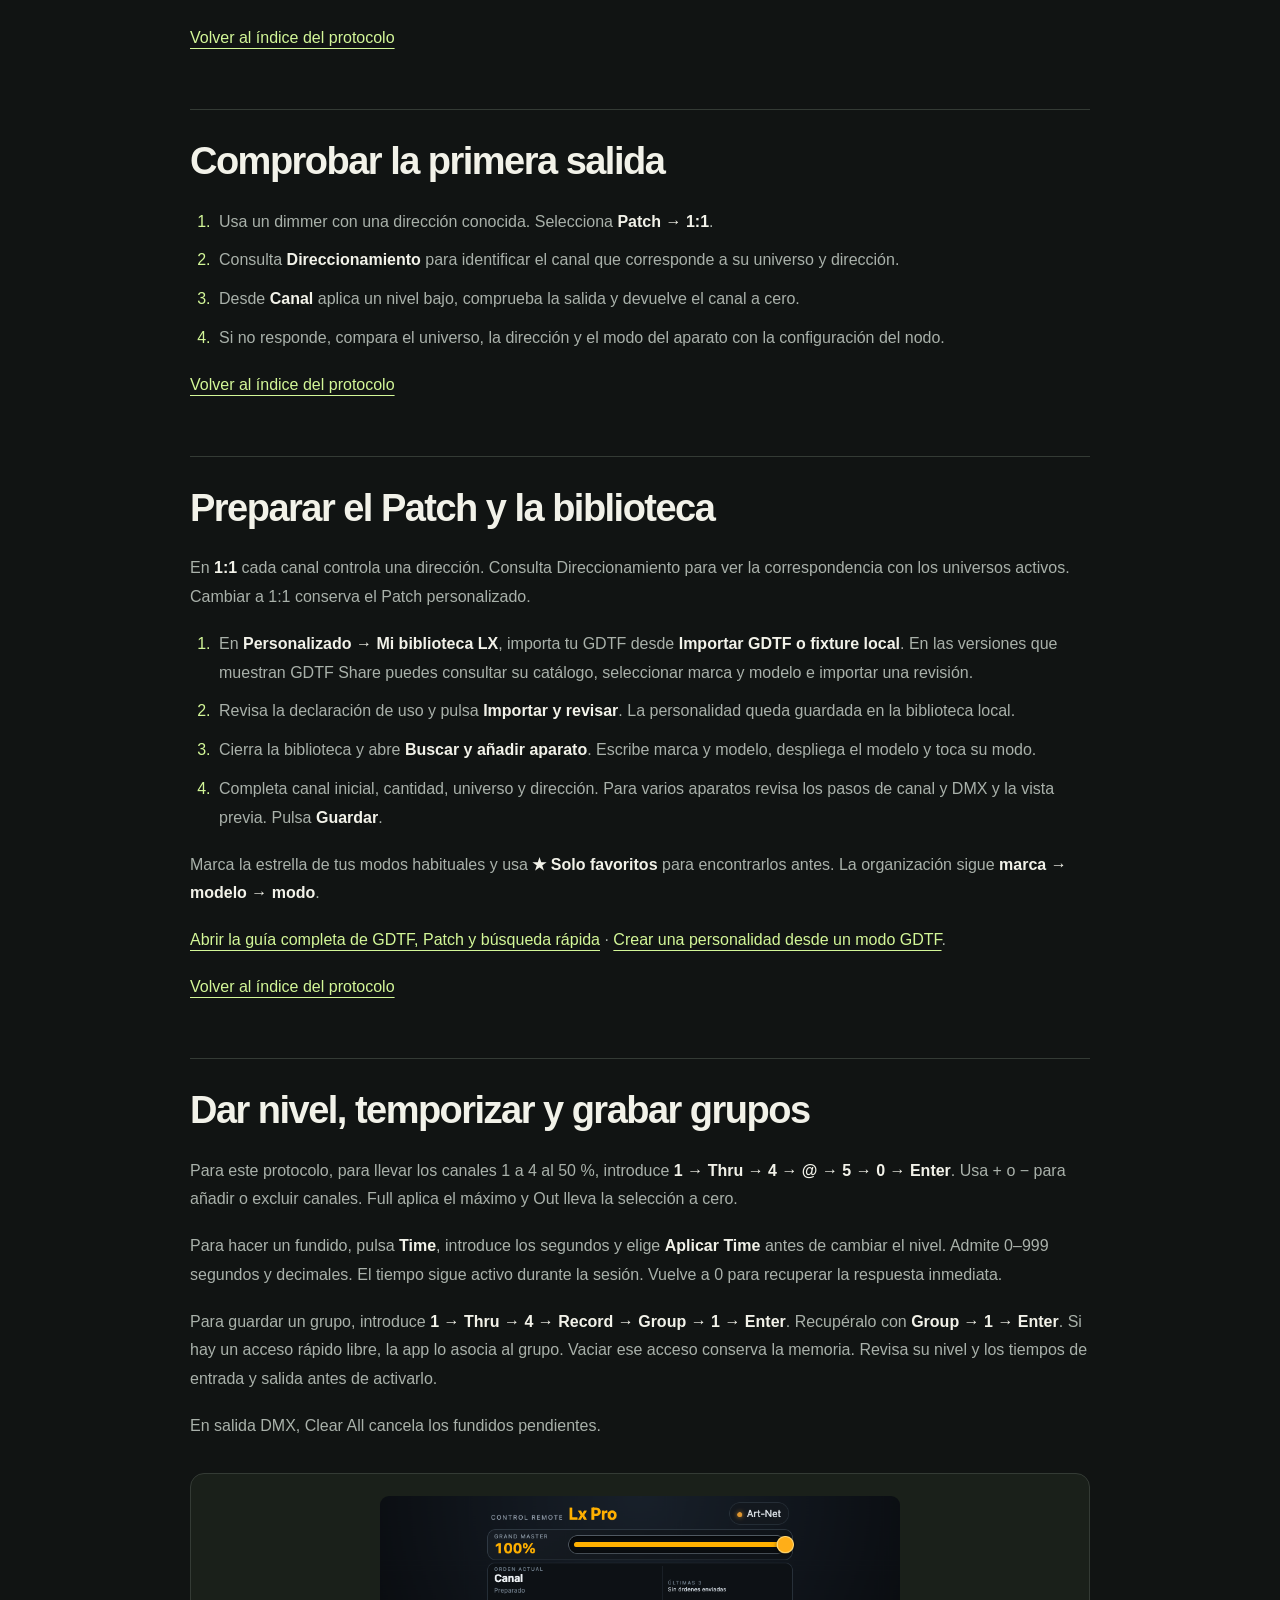
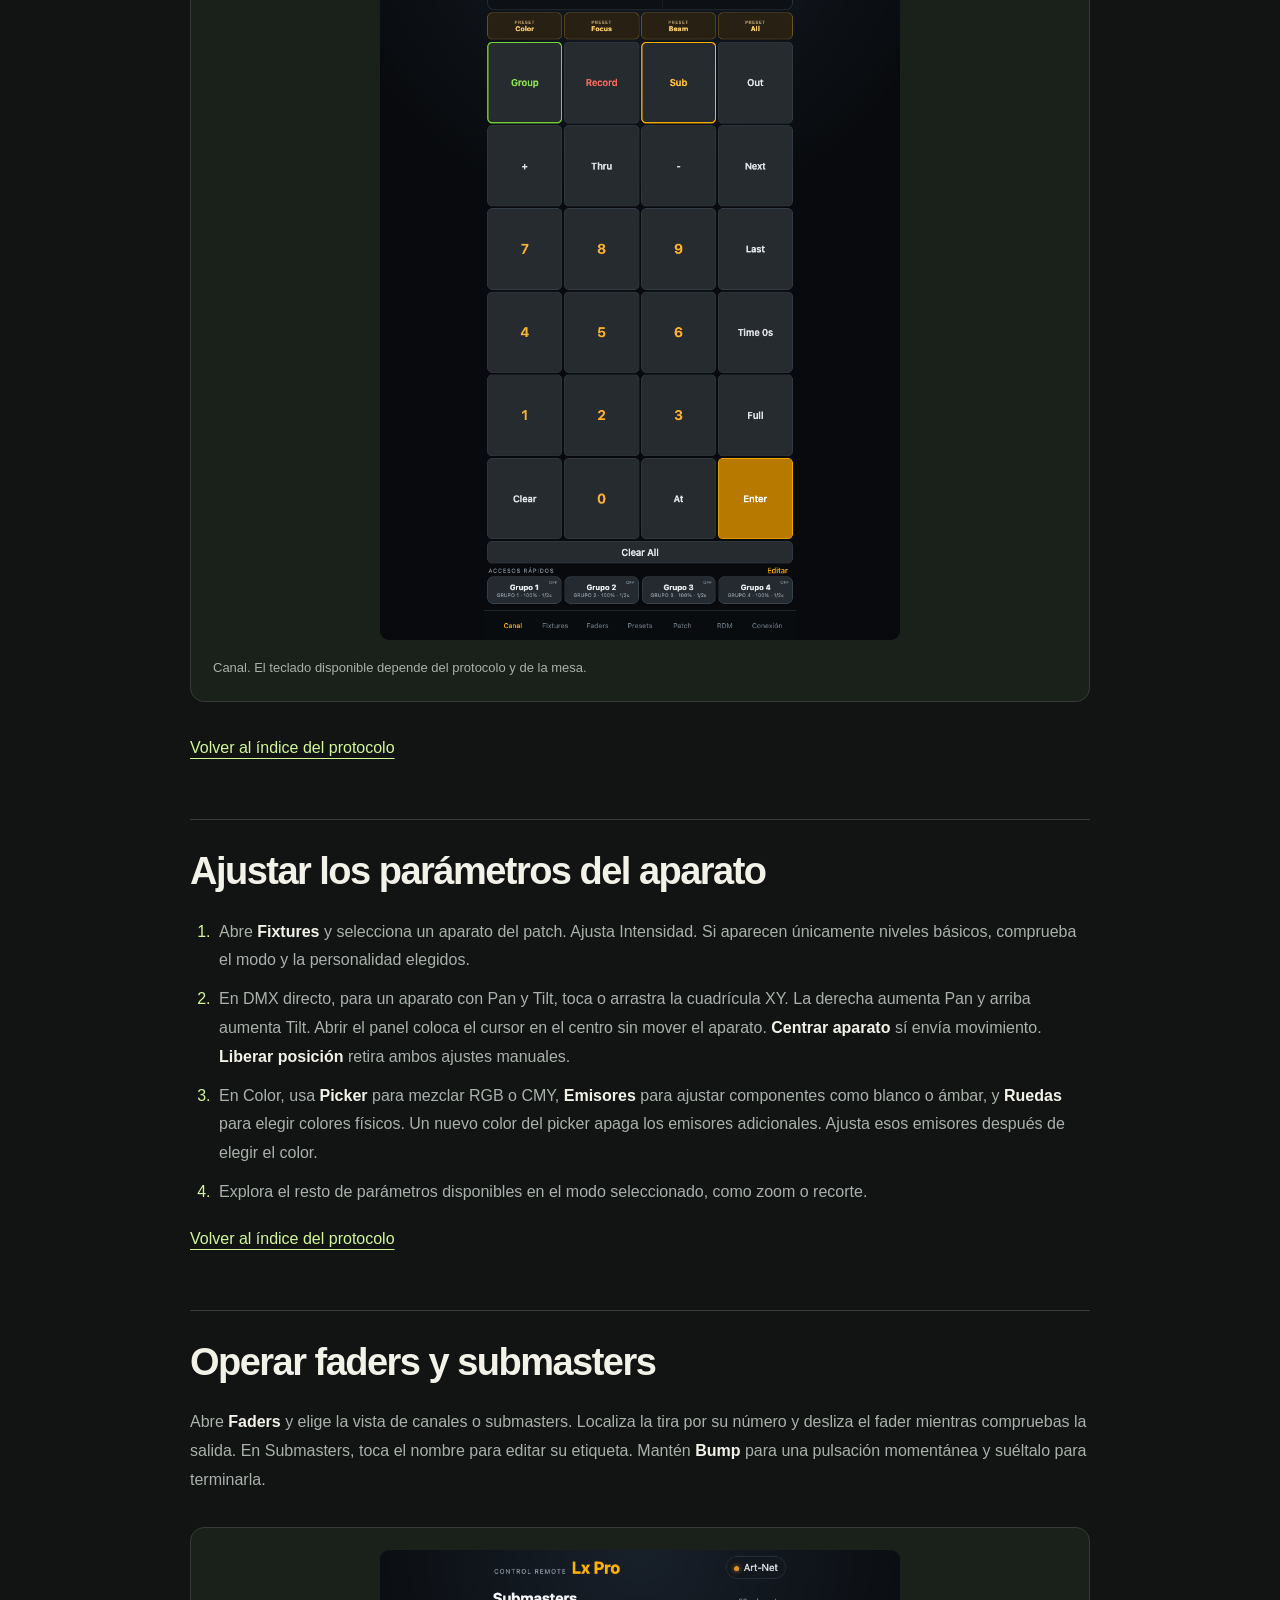
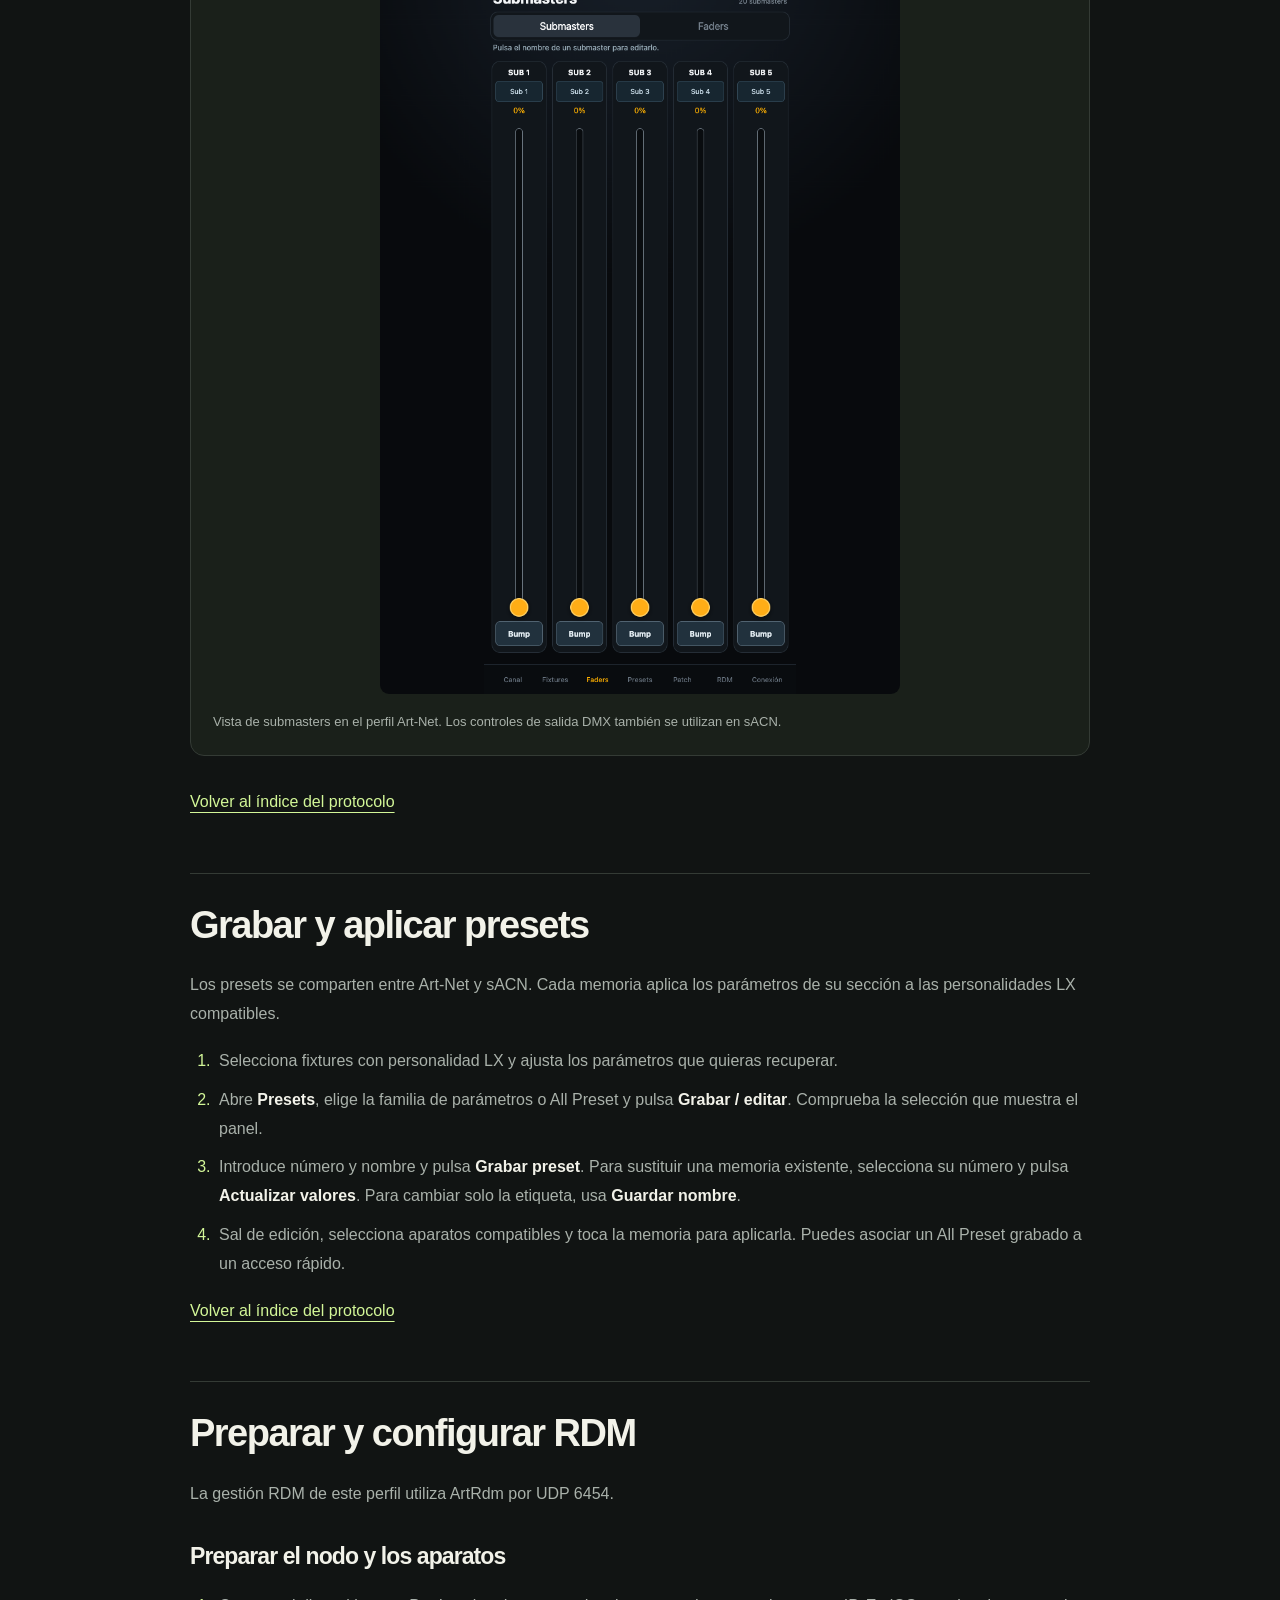
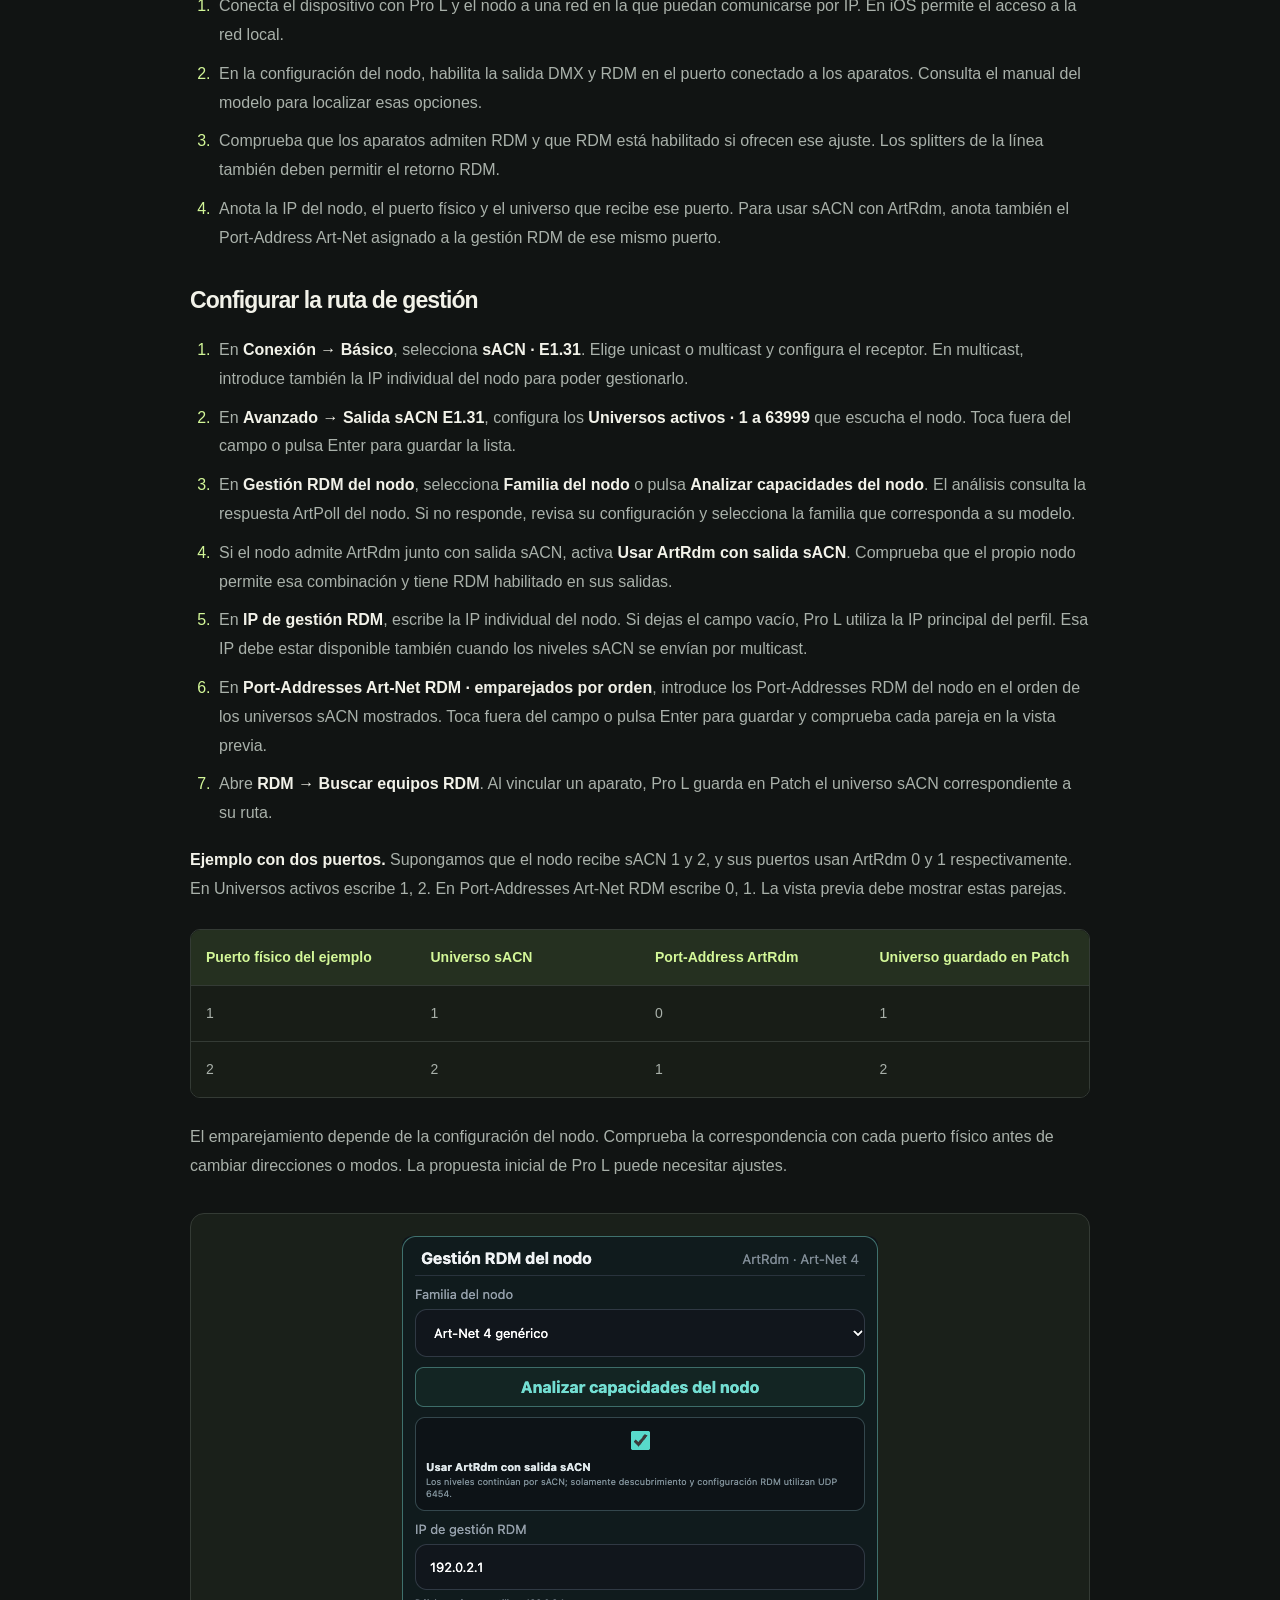
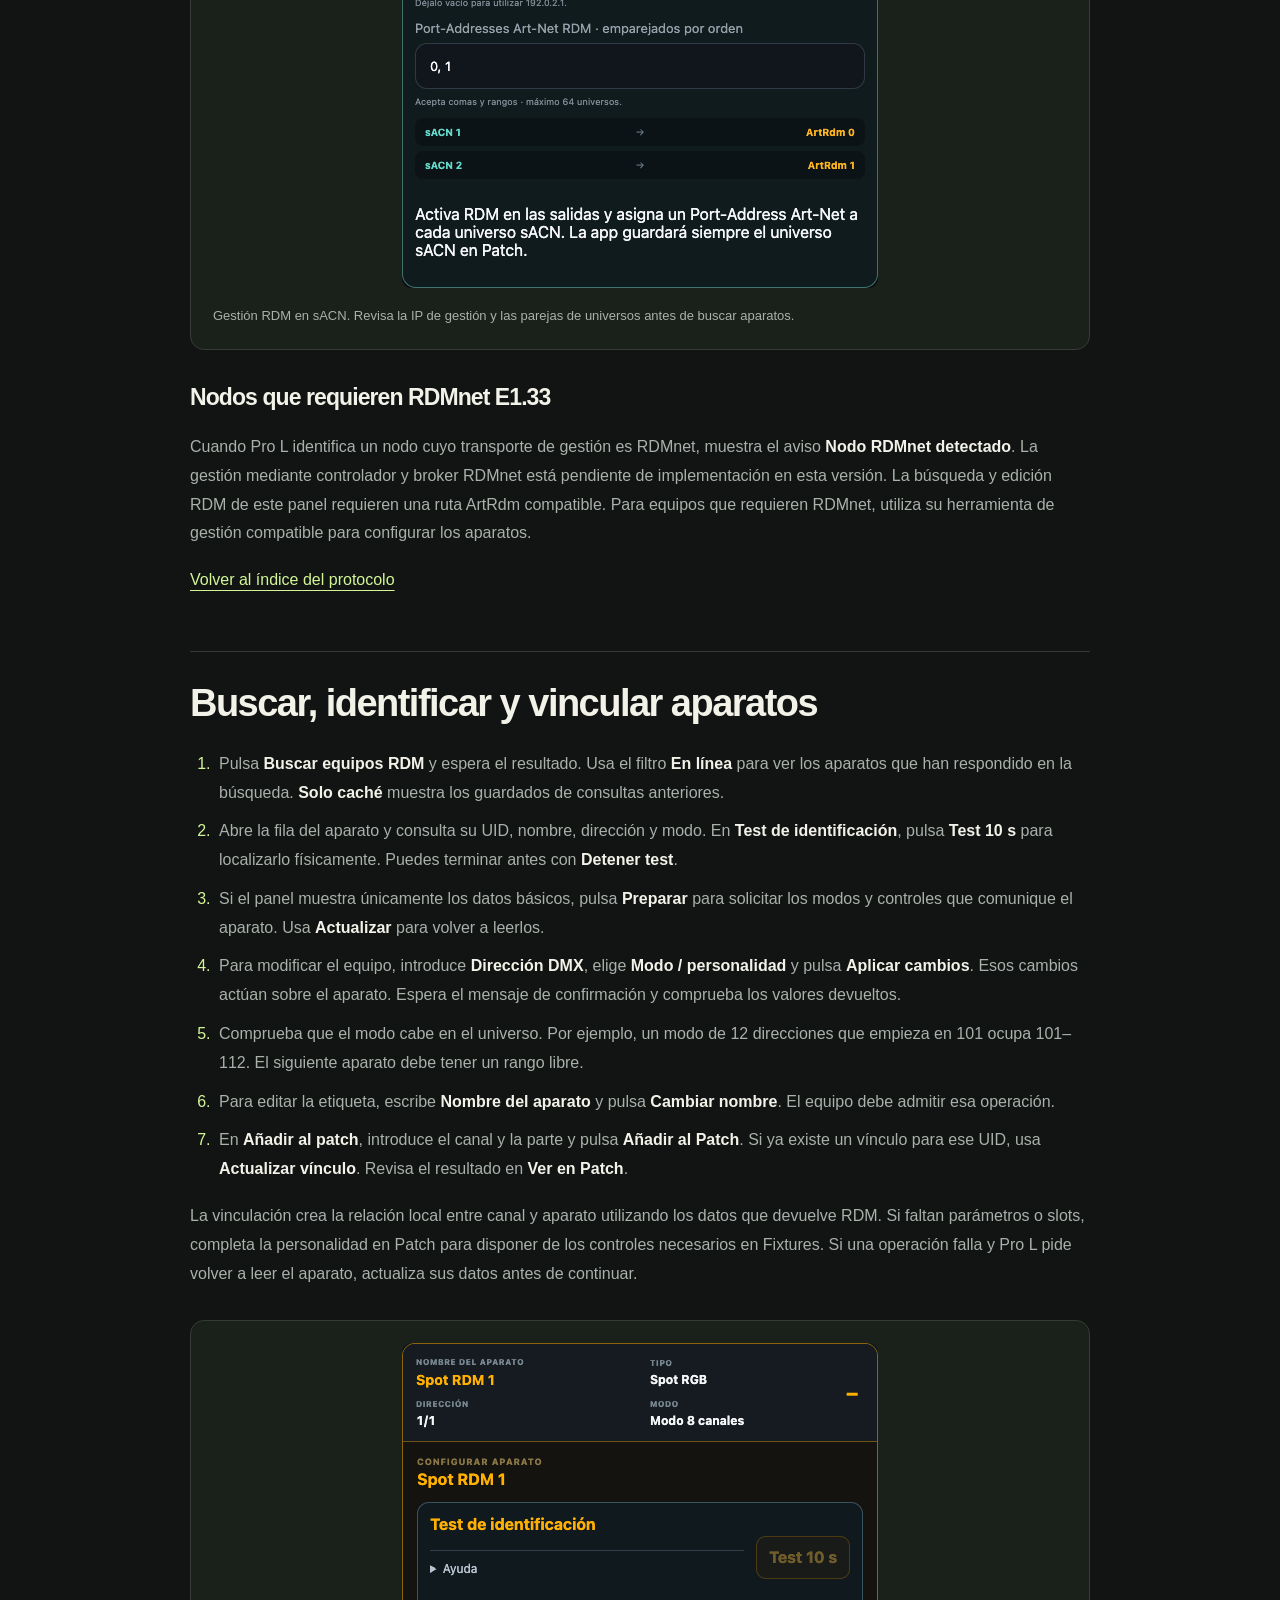
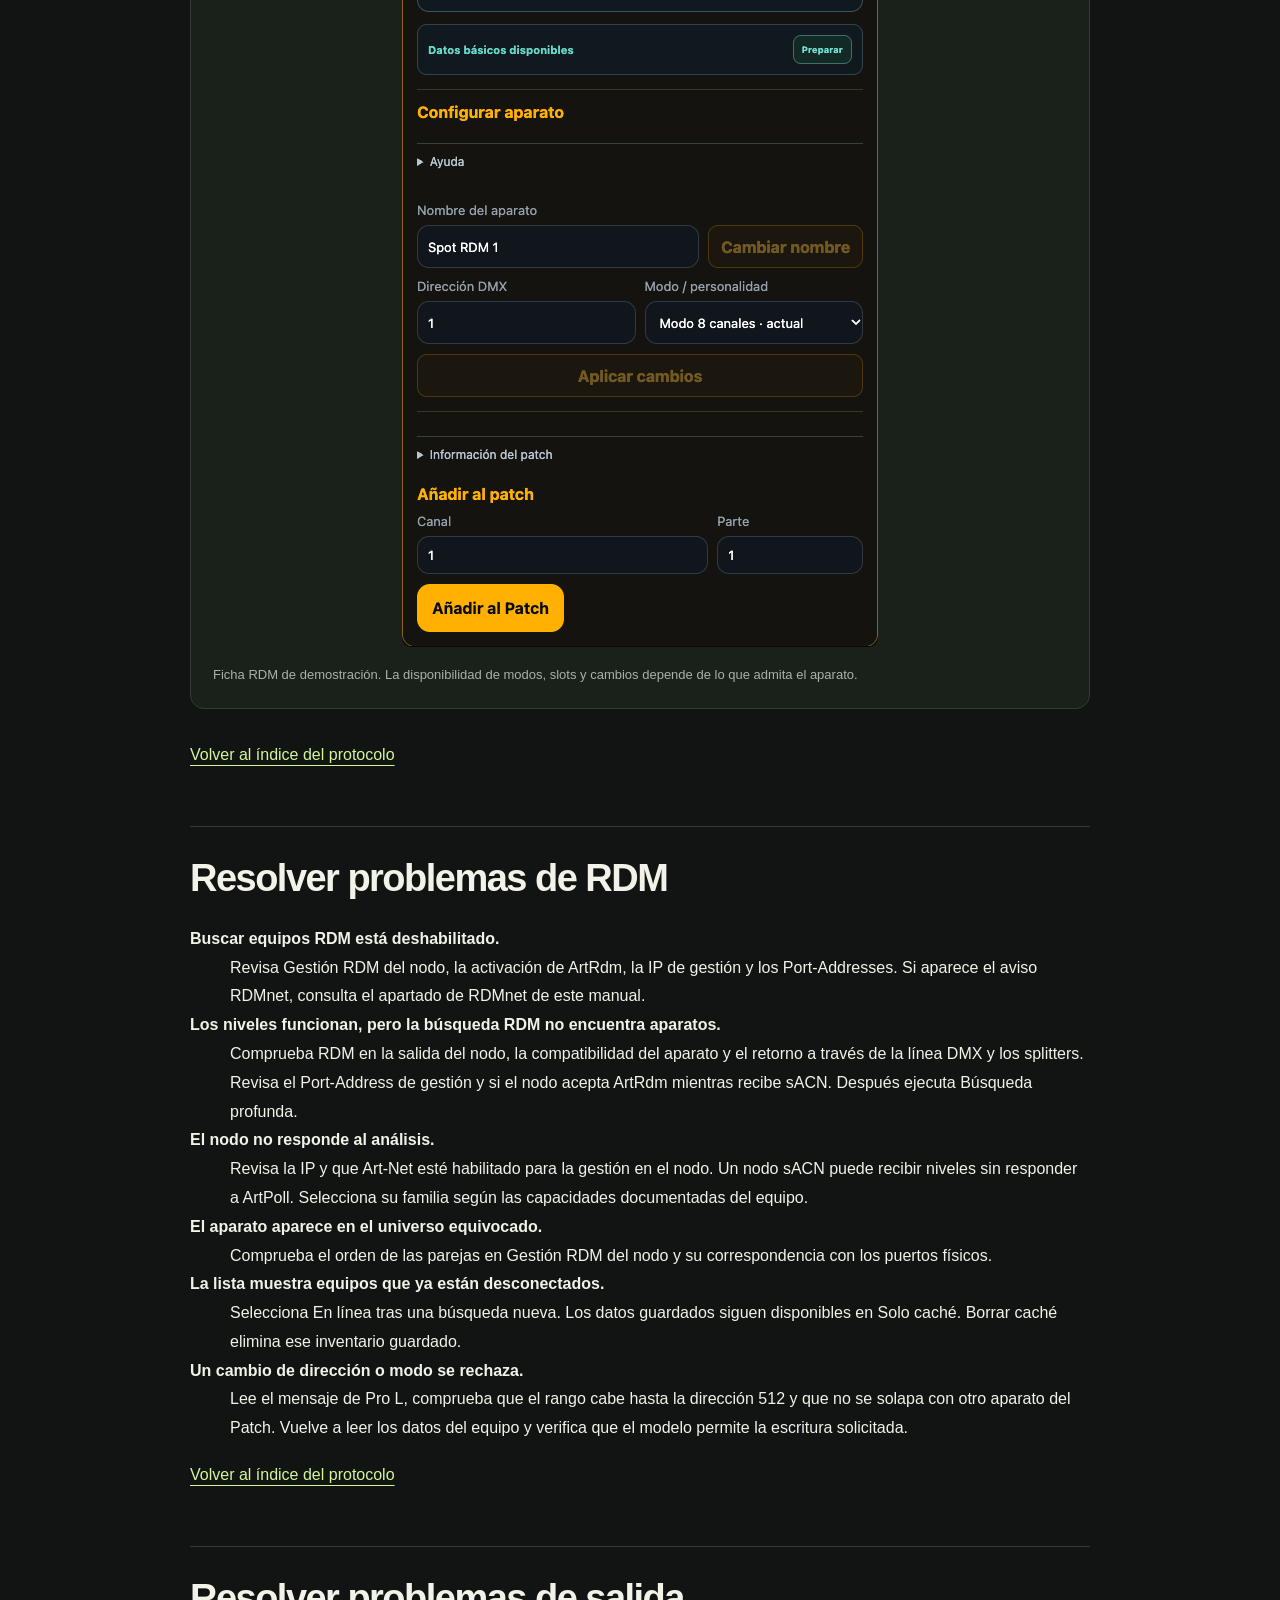
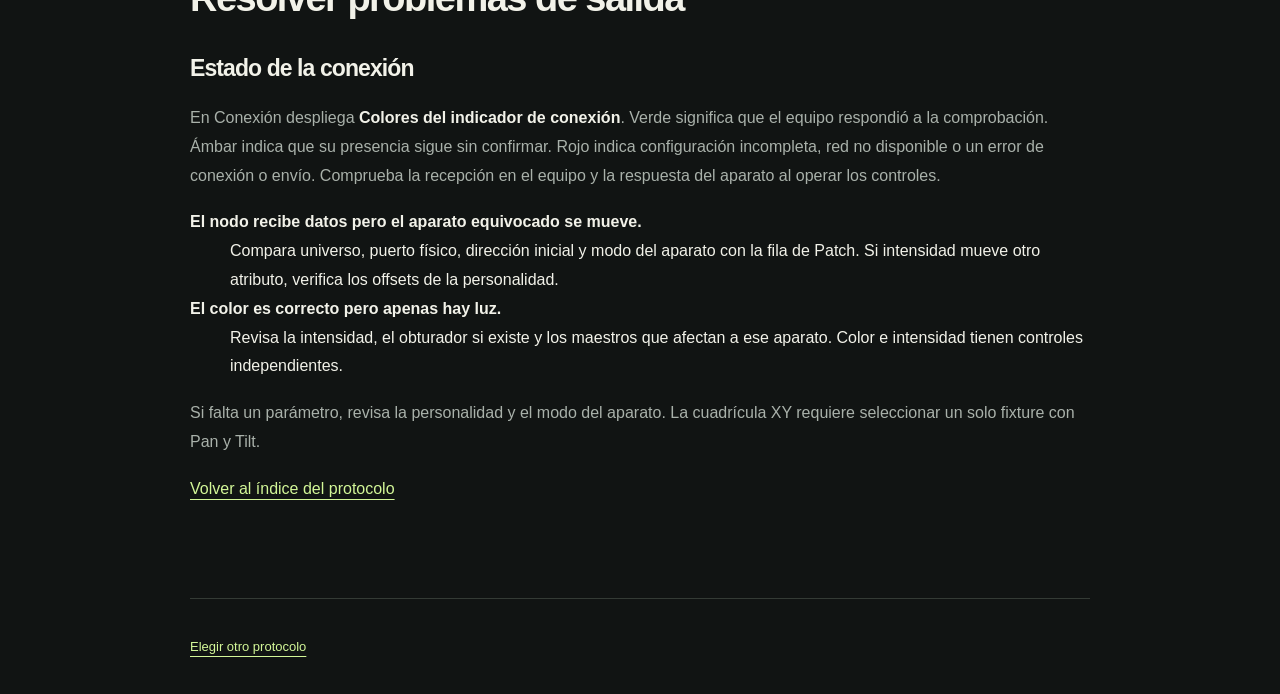
<file: manual/sacn.html>
<!doctype html>
<html lang="es">
<head>
<meta charset="utf-8">
<meta name="viewport" content="width=device-width, initial-scale=1">
<title>Manual de sACN · Control Remote Lx Pro</title>

<link rel="stylesheet" href="../assets/docs.css">
</head>
<body><div class="site-bar"><a class="site-brand" href="../index.html" aria-label="Control Remote Lx Pro, inicio"><span class="site-mark">LX</span><span>CONTROL REMOTE<strong>Lx Pro.</strong></span></a><nav aria-label="Navegación principal"><a href="../index.html">Inicio</a><a href="../manual/index.html">Manual</a><a href="../plugins/grandma3/index.html">Plugin grandMA3</a><a href="../privacidad.html">Privacidad</a></nav><a class="site-contact" href="mailto:controlremotelxpro@gmail.com">Contactar ↗</a></div>
<header><a href="index.html">← Elegir protocolo</a><h1>Manual de sACN</h1><p>Configuración y uso de la salida DMX por sACN.</p><p>Guía revisada el 10 de noviembre de 2026.</p></header>
<main>
<nav id="indice" aria-label="Índice del protocolo">
<h2>Contenido</h2>
<ol><li><a href="#conexion">Configurar la conexión</a></li>
<li><a href="#prueba">Comprobar la primera salida</a></li>
<li><a href="#patch">Preparar el Patch y la biblioteca</a></li>
<li><a href="#canal">Dar nivel, temporizar y grabar grupos</a></li>
<li><a href="#fixtures">Ajustar los parámetros del aparato</a></li>
<li><a href="#faders">Operar faders y submasters</a></li>
<li><a href="#presets">Grabar y aplicar presets</a></li>
<li><a href="#rdm">Preparar y configurar RDM</a></li>
<li><a href="#rdm-operaciones">Buscar, identificar y vincular aparatos</a></li>
<li><a href="#rdm-problemas">Resolver problemas de RDM</a></li>
<li><a href="#diagnostico">Resolver problemas de salida</a></li></ol>
</nav>
<section id="conexion">
<h2>Configurar la conexión</h2>
<ol>
<li>Conecta el dispositivo a la red del nodo y permite el acceso a la red local.</li>
<li>Abre <b>Conexión → Básico</b>, elige o crea un perfil y selecciona <b>sACN · E1.31</b>.</li>
<li>En <b>Modo de envío</b> selecciona <b>Unicast · a la IP del nodo</b> para enviar a un receptor concreto e introduce su IP. Para multicast selecciona <b>Multicast · por universo</b> y configura esos mismos universos en los receptores.</li>
<li>En <b>Avanzado → Salida sACN E1.31</b>, indica los <b>Universos activos · 1 a 63999</b>. Toca fuera del campo o pulsa Enter para guardar. Revisa el destino calculado. El envío multicast utiliza UDP 5568.</li>
<li>Para gestionar RDM, configura además la IP individual del nodo y sigue el capítulo RDM de este manual.</li>
</ol>
<p><b>Comprobar configuración sACN</b> permite revisar el estado de la conexión. Una fuente sACN detectada en la red puede ser distinta del nodo receptor que necesitas configurar.</p>
<p>El indicador puede permanecer ámbar en multicast o cuando el nodo no responde a ArtPoll. Comprueba la recepción en el nodo y la respuesta del aparato al modificar el nivel.</p><p>Un universo contiene 512 direcciones DMX. Un canal de Pro L identifica el aparato que seleccionas. El Patch relaciona ese canal con el universo, la primera dirección y el modo del aparato.</p>
<p><a href="#indice">Volver al índice del protocolo</a></p>
</section>
<section id="prueba">
<h2>Comprobar la primera salida</h2>
<ol><li>Usa un dimmer con una dirección conocida. Selecciona <b>Patch → 1:1</b>.</li><li>Consulta <b>Direccionamiento</b> para identificar el canal que corresponde a su universo y dirección.</li><li>Desde <b>Canal</b> aplica un nivel bajo, comprueba la salida y devuelve el canal a cero.</li><li>Si no responde, compara el universo, la dirección y el modo del aparato con la configuración del nodo.</li></ol>
<p><a href="#indice">Volver al índice del protocolo</a></p>
</section>
<section id="patch">
<h2>Preparar el Patch y la biblioteca</h2>
<p>En <b>1:1</b> cada canal controla una dirección. Consulta Direccionamiento para ver la correspondencia con los universos activos. Cambiar a 1:1 conserva el Patch personalizado.</p>
<ol>
<li>En <b>Personalizado → Mi biblioteca LX</b>, importa tu GDTF desde <b>Importar GDTF o fixture local</b>. En las versiones que muestran GDTF Share puedes consultar su catálogo, seleccionar marca y modelo e importar una revisión.</li>
<li>Revisa la declaración de uso y pulsa <b>Importar y revisar</b>. La personalidad queda guardada en la biblioteca local.</li>
<li>Cierra la biblioteca y abre <b>Buscar y añadir aparato</b>. Escribe marca y modelo, despliega el modelo y toca su modo.</li>
<li>Completa canal inicial, cantidad, universo y dirección. Para varios aparatos revisa los pasos de canal y DMX y la vista previa. Pulsa <b>Guardar</b>.</li>
</ol>
<p>Marca la estrella de tus modos habituales y usa <b>★ Solo favoritos</b> para encontrarlos antes. La organización sigue <b>marca → modelo → modo</b>.</p>
<p><a href="gdtf.html">Abrir la guía completa de GDTF, Patch y búsqueda rápida</a> · <a href="gdtf.html#plantilla">Crear una personalidad desde un modo GDTF</a>.</p>
<p><a href="#indice">Volver al índice del protocolo</a></p>
</section>
<section id="canal">
<h2>Dar nivel, temporizar y grabar grupos</h2>
<p>Para este protocolo, para llevar los canales 1 a 4 al 50 %, introduce <b>1 → Thru → 4 → @ → 5 → 0 → Enter</b>. Usa + o − para añadir o excluir canales. Full aplica el máximo y Out lleva la selección a cero.</p><p>Para hacer un fundido, pulsa <b>Time</b>, introduce los segundos y elige <b>Aplicar Time</b> antes de cambiar el nivel. Admite 0–999 segundos y decimales. El tiempo sigue activo durante la sesión. Vuelve a 0 para recuperar la respuesta inmediata.</p>
<p>Para guardar un grupo, introduce <b>1 → Thru → 4 → Record → Group → 1 → Enter</b>. Recupéralo con <b>Group → 1 → Enter</b>. Si hay un acceso rápido libre, la app lo asocia al grupo. Vaciar ese acceso conserva la memoria. Revisa su nivel y los tiempos de entrada y salida antes de activarlo.</p><p>En salida DMX, Clear All cancela los fundidos pendientes.</p><figure><img loading="lazy" src="01-control-canal.png" alt="Canal. El teclado disponible depende del protocolo y de la mesa."><figcaption>Canal. El teclado disponible depende del protocolo y de la mesa.</figcaption></figure>
<p><a href="#indice">Volver al índice del protocolo</a></p>
</section>
<section id="fixtures">
<h2>Ajustar los parámetros del aparato</h2>
<ol><li>Abre <b>Fixtures</b> y selecciona un aparato del patch. Ajusta Intensidad. Si aparecen únicamente niveles básicos, comprueba el modo y la personalidad elegidos.</li><li>En DMX directo, para un aparato con Pan y Tilt, toca o arrastra la cuadrícula XY. La derecha aumenta Pan y arriba aumenta Tilt. Abrir el panel coloca el cursor en el centro sin mover el aparato. <b>Centrar aparato</b> sí envía movimiento. <b>Liberar posición</b> retira ambos ajustes manuales.</li><li>En Color, usa <b>Picker</b> para mezclar RGB o CMY, <b>Emisores</b> para ajustar componentes como blanco o ámbar, y <b>Ruedas</b> para elegir colores físicos. Un nuevo color del picker apaga los emisores adicionales. Ajusta esos emisores después de elegir el color.</li><li>Explora el resto de parámetros disponibles en el modo seleccionado, como zoom o recorte.</li></ol>
<p><a href="#indice">Volver al índice del protocolo</a></p>
</section>
<section id="faders">
<h2>Operar faders y submasters</h2>
<p>Abre <b>Faders</b> y elige la vista de canales o submasters. Localiza la tira por su número y desliza el fader mientras compruebas la salida. En Submasters, toca el nombre para editar su etiqueta. Mantén <b>Bump</b> para una pulsación momentánea y suéltalo para terminarla.</p><figure>
<img loading="lazy" src="03-faders.png" alt="Vista de submasters en el perfil Art-Net. Los controles de salida DMX también se utilizan en sACN.">
<figcaption>Vista de submasters en el perfil Art-Net. Los controles de salida DMX también se utilizan en sACN.</figcaption>
</figure>
<p><a href="#indice">Volver al índice del protocolo</a></p>
</section>
<section id="presets">
<h2>Grabar y aplicar presets</h2>
<p>Los presets se comparten entre Art-Net y sACN. Cada memoria aplica los parámetros de su sección a las personalidades LX compatibles.</p>
<ol><li>Selecciona fixtures con personalidad LX y ajusta los parámetros que quieras recuperar.</li><li>Abre <b>Presets</b>, elige la familia de parámetros o All Preset y pulsa <b>Grabar / editar</b>. Comprueba la selección que muestra el panel.</li><li>Introduce número y nombre y pulsa <b>Grabar preset</b>. Para sustituir una memoria existente, selecciona su número y pulsa <b>Actualizar valores</b>. Para cambiar solo la etiqueta, usa <b>Guardar nombre</b>.</li><li>Sal de edición, selecciona aparatos compatibles y toca la memoria para aplicarla. Puedes asociar un All Preset grabado a un acceso rápido.</li></ol>
<p><a href="#indice">Volver al índice del protocolo</a></p>
</section>
<section id="rdm">
<h2>Preparar y configurar RDM</h2>
<p>La gestión RDM de este perfil utiliza ArtRdm por UDP 6454.</p><h3>Preparar el nodo y los aparatos</h3><ol>
<li>Conecta el dispositivo con Pro L y el nodo a una red en la que puedan comunicarse por IP. En iOS permite el acceso a la red local.</li>
<li>En la configuración del nodo, habilita la salida DMX y RDM en el puerto conectado a los aparatos. Consulta el manual del modelo para localizar esas opciones.</li>
<li>Comprueba que los aparatos admiten RDM y que RDM está habilitado si ofrecen ese ajuste. Los splitters de la línea también deben permitir el retorno RDM.</li>
<li>Anota la IP del nodo, el puerto físico y el universo que recibe ese puerto. Para usar sACN con ArtRdm, anota también el Port-Address Art-Net asignado a la gestión RDM de ese mismo puerto.</li>
</ol><h3>Configurar la ruta de gestión</h3><ol>
<li>En <b>Conexión → Básico</b>, selecciona <b>sACN · E1.31</b>. Elige unicast o multicast y configura el receptor. En multicast, introduce también la IP individual del nodo para poder gestionarlo.</li>
<li>En <b>Avanzado → Salida sACN E1.31</b>, configura los <b>Universos activos · 1 a 63999</b> que escucha el nodo. Toca fuera del campo o pulsa Enter para guardar la lista.</li>
<li>En <b>Gestión RDM del nodo</b>, selecciona <b>Familia del nodo</b> o pulsa <b>Analizar capacidades del nodo</b>. El análisis consulta la respuesta ArtPoll del nodo. Si no responde, revisa su configuración y selecciona la familia que corresponda a su modelo.</li>
<li>Si el nodo admite ArtRdm junto con salida sACN, activa <b>Usar ArtRdm con salida sACN</b>. Comprueba que el propio nodo permite esa combinación y tiene RDM habilitado en sus salidas.</li>
<li>En <b>IP de gestión RDM</b>, escribe la IP individual del nodo. Si dejas el campo vacío, Pro L utiliza la IP principal del perfil. Esa IP debe estar disponible también cuando los niveles sACN se envían por multicast.</li>
<li>En <b>Port-Addresses Art-Net RDM · emparejados por orden</b>, introduce los Port-Addresses RDM del nodo en el orden de los universos sACN mostrados. Toca fuera del campo o pulsa Enter para guardar y comprueba cada pareja en la vista previa.</li>
<li>Abre <b>RDM → Buscar equipos RDM</b>. Al vincular un aparato, Pro L guarda en Patch el universo sACN correspondiente a su ruta.</li>
</ol>
<p><b>Ejemplo con dos puertos.</b> Supongamos que el nodo recibe sACN 1 y 2, y sus puertos usan ArtRdm 0 y 1 respectivamente. En Universos activos escribe 1, 2. En Port-Addresses Art-Net RDM escribe 0, 1. La vista previa debe mostrar estas parejas.</p>
<table><thead><tr><th>Puerto físico del ejemplo</th><th>Universo sACN</th><th>Port-Address ArtRdm</th><th>Universo guardado en Patch</th></tr></thead><tbody><tr><td>1</td><td>1</td><td>0</td><td>1</td></tr><tr><td>2</td><td>2</td><td>1</td><td>2</td></tr></tbody></table>
<p>El emparejamiento depende de la configuración del nodo. Comprueba la correspondencia con cada puerto físico antes de cambiar direcciones o modos. La propuesta inicial de Pro L puede necesitar ajustes.</p>
<figure><img loading="lazy" src="08-rdm-sacn.png" alt="Gestión RDM del nodo en sACN con ArtRdm habilitado y correspondencia de universos"><figcaption>Gestión RDM en sACN. Revisa la IP de gestión y las parejas de universos antes de buscar aparatos.</figcaption></figure><h3>Nodos que requieren RDMnet E1.33</h3>
<p>Cuando Pro L identifica un nodo cuyo transporte de gestión es RDMnet, muestra el aviso <b>Nodo RDMnet detectado</b>. La gestión mediante controlador y broker RDMnet está pendiente de implementación en esta versión. La búsqueda y edición RDM de este panel requieren una ruta ArtRdm compatible. Para equipos que requieren RDMnet, utiliza su herramienta de gestión compatible para configurar los aparatos.</p>

<p><a href="#indice">Volver al índice del protocolo</a></p>
</section>
<section id="rdm-operaciones">
<h2>Buscar, identificar y vincular aparatos</h2>
<ol>
<li>Pulsa <b>Buscar equipos RDM</b> y espera el resultado. Usa el filtro <b>En línea</b> para ver los aparatos que han respondido en la búsqueda. <b>Solo caché</b> muestra los guardados de consultas anteriores.</li>
<li>Abre la fila del aparato y consulta su UID, nombre, dirección y modo. En <b>Test de identificación</b>, pulsa <b>Test 10 s</b> para localizarlo físicamente. Puedes terminar antes con <b>Detener test</b>.</li>
<li>Si el panel muestra únicamente los datos básicos, pulsa <b>Preparar</b> para solicitar los modos y controles que comunique el aparato. Usa <b>Actualizar</b> para volver a leerlos.</li>
<li>Para modificar el equipo, introduce <b>Dirección DMX</b>, elige <b>Modo / personalidad</b> y pulsa <b>Aplicar cambios</b>. Esos cambios actúan sobre el aparato. Espera el mensaje de confirmación y comprueba los valores devueltos.</li>
<li>Comprueba que el modo cabe en el universo. Por ejemplo, un modo de 12 direcciones que empieza en 101 ocupa 101–112. El siguiente aparato debe tener un rango libre.</li>
<li>Para editar la etiqueta, escribe <b>Nombre del aparato</b> y pulsa <b>Cambiar nombre</b>. El equipo debe admitir esa operación.</li>
<li>En <b>Añadir al patch</b>, introduce el canal y la parte y pulsa <b>Añadir al Patch</b>. Si ya existe un vínculo para ese UID, usa <b>Actualizar vínculo</b>. Revisa el resultado en <b>Ver en Patch</b>.</li>
</ol>
<p>La vinculación crea la relación local entre canal y aparato utilizando los datos que devuelve RDM. Si faltan parámetros o slots, completa la personalidad en Patch para disponer de los controles necesarios en Fixtures. Si una operación falla y Pro L pide volver a leer el aparato, actualiza sus datos antes de continuar.</p>
<figure><img loading="lazy" src="09-rdm-aparato.png" alt="Ficha RDM de un aparato con test de identificación, dirección, personalidad y vínculo al patch"><figcaption>Ficha RDM de demostración. La disponibilidad de modos, slots y cambios depende de lo que admita el aparato.</figcaption></figure>
<p><a href="#indice">Volver al índice del protocolo</a></p>
</section>
<section id="rdm-problemas">
<h2>Resolver problemas de RDM</h2>
<dl>
<dt><b>Buscar equipos RDM está deshabilitado.</b></dt><dd>Revisa Gestión RDM del nodo, la activación de ArtRdm, la IP de gestión y los Port-Addresses. Si aparece el aviso RDMnet, consulta el apartado de RDMnet de este manual.</dd>
<dt><b>Los niveles funcionan, pero la búsqueda RDM no encuentra aparatos.</b></dt><dd>Comprueba RDM en la salida del nodo, la compatibilidad del aparato y el retorno a través de la línea DMX y los splitters. Revisa el Port-Address de gestión y si el nodo acepta ArtRdm mientras recibe sACN. Después ejecuta Búsqueda profunda.</dd>
<dt><b>El nodo no responde al análisis.</b></dt><dd>Revisa la IP y que Art-Net esté habilitado para la gestión en el nodo. Un nodo sACN puede recibir niveles sin responder a ArtPoll. Selecciona su familia según las capacidades documentadas del equipo.</dd>
<dt><b>El aparato aparece en el universo equivocado.</b></dt><dd>Comprueba el orden de las parejas en Gestión RDM del nodo y su correspondencia con los puertos físicos.</dd>
<dt><b>La lista muestra equipos que ya están desconectados.</b></dt><dd>Selecciona En línea tras una búsqueda nueva. Los datos guardados siguen disponibles en Solo caché. Borrar caché elimina ese inventario guardado.</dd>
<dt><b>Un cambio de dirección o modo se rechaza.</b></dt><dd>Lee el mensaje de Pro L, comprueba que el rango cabe hasta la dirección 512 y que no se solapa con otro aparato del Patch. Vuelve a leer los datos del equipo y verifica que el modelo permite la escritura solicitada.</dd>
</dl>
<p><a href="#indice">Volver al índice del protocolo</a></p>
</section>
<section id="diagnostico">
<h2>Resolver problemas de salida</h2>
<h3>Estado de la conexión</h3><p>En Conexión despliega <b>Colores del indicador de conexión</b>. Verde significa que el equipo respondió a la comprobación. Ámbar indica que su presencia sigue sin confirmar. Rojo indica configuración incompleta, red no disponible o un error de conexión o envío. Comprueba la recepción en el equipo y la respuesta del aparato al operar los controles.</p>
<dl><dt><b>El nodo recibe datos pero el aparato equivocado se mueve.</b></dt><dd>Compara universo, puerto físico, dirección inicial y modo del aparato con la fila de Patch. Si intensidad mueve otro atributo, verifica los offsets de la personalidad.</dd><dt><b>El color es correcto pero apenas hay luz.</b></dt><dd>Revisa la intensidad, el obturador si existe y los maestros que afectan a ese aparato. Color e intensidad tienen controles independientes.</dd></dl><p>Si falta un parámetro, revisa la personalidad y el modo del aparato. La cuadrícula XY requiere seleccionar un solo fixture con Pan y Tilt.</p>
<p><a href="#indice">Volver al índice del protocolo</a></p>
</section>
</main>
<footer><a href="index.html">Elegir otro protocolo</a></footer>
</body>
</html>
</file>
<file: assets/home.css>
:root{color-scheme:dark;--bg:#111413;--panel:#1a1e1c;--ink:#f2f2e9;--muted:#a9b1aa;--accent:#d3f798;--line:#343b35;font-family:Inter,-apple-system,BlinkMacSystemFont,"Segoe UI",sans-serif;background:var(--bg);color:var(--ink)}*{box-sizing:border-box}html{scroll-behavior:smooth;scroll-padding-top:28px}body{margin:0;font-size:16px;line-height:1.6}a{color:inherit;text-decoration:none}a:hover{color:var(--accent)}a:focus-visible,summary:focus-visible{outline:3px solid var(--accent);outline-offset:6px}img{display:block;max-width:100%;height:auto}h1,h2,h3,p,figure{margin:0}h1,h2,h3{font-weight:550;line-height:1.07;letter-spacing:-.055em}h1{font-size:clamp(56px,6.6vw,92px)}h2{font-size:clamp(36px,4.3vw,58px)}h3{font-size:25px;letter-spacing:-.03em}em{font-style:normal;color:var(--accent)}p{color:var(--muted)}.wrap{width:min(1200px,calc(100% - 80px));margin-inline:auto}.topbar{height:108px;display:flex;align-items:center;justify-content:space-between;gap:30px;border-bottom:1px solid var(--line)}.brand{display:flex;align-items:center;gap:12px}.brand-mark{background:var(--accent);color:var(--bg);width:44px;height:44px;display:grid;place-items:center;font-size:21px;font-weight:800;letter-spacing:-2px;border-radius:12px}.brand>span:last-child{font-size:9px;letter-spacing:.17em;line-height:1.2}.brand strong{font-size:25px;display:block;letter-spacing:-.055em}.brand-dot{color:var(--accent)}nav{display:flex;gap:28px;font-size:14px}.button{display:inline-flex;align-items:center;justify-content:center;gap:24px;background:var(--accent);color:#15200f;border:1px solid var(--accent);border-radius:7px;padding:15px 23px;font-weight:650;font-size:14px;transition:background .18s,transform .18s}.button:hover{background:#e6ffc2;color:#15200f;transform:translateY(-2px)}.small{padding:11px 17px}.hero{display:grid;grid-template-columns:1.1fr 1fr;align-items:center;min-height:710px;gap:30px;padding-block:64px}.eyebrow{font-size:11px;font-weight:650;letter-spacing:.14em;color:var(--accent);margin-bottom:24px}.lead{font-size:18px;max-width:480px;margin-top:28px;line-height:1.75}.actions{display:flex;align-items:center;gap:28px;margin-top:32px}.text-link{display:inline-block;font-size:14px;font-weight:600}.platforms{font-size:12px;margin-top:26px;letter-spacing:.04em}.hero-visual{position:relative;height:570px;display:flex;align-items:center;justify-content:center;background:radial-gradient(ellipse at center,#3c4e2b66,transparent 65%);isolation:isolate}.orbit{position:absolute;border:1px solid #85936922;border-radius:50%;width:440px;height:440px;z-index:-1}.orbit-two{width:540px;height:540px}.device{border:5px solid #363a36;border-radius:34px;background:#090b0c;overflow:hidden;box-shadow:0 35px 50px #0008;width:214px;flex-shrink:0}.device img{width:100%}.device-front{transform:rotate(8deg) translateX(-9px);z-index:2}.device-back{transform:rotate(-10deg) translateX(25px) translateY(24px);width:193px;opacity:.88}.visual-caption{position:absolute;bottom:5px;font-size:9px;letter-spacing:.18em;color:#89987f}.protocols{display:flex;align-items:center;justify-content:space-between;gap:24px;border-top:1px solid var(--line);border-bottom:1px solid var(--line);padding-block:30px}.protocols p{font-size:12px;line-height:1.5}.protocols>span{font-size:29px;font-weight:600;letter-spacing:-.04em}.protocols small{display:block;font-size:8px;letter-spacing:.1em;color:var(--muted)}.section{padding-block:105px}.section-heading{max-width:700px;margin-bottom:48px}.section-heading>p:last-child{margin-top:22px;max-width:570px}.feature-grid{display:grid;grid-template-columns:repeat(3,1fr);gap:42px}.feature-grid article{border-top:1px solid var(--line);padding-top:24px}.feature-symbol{display:block;font-size:30px;color:var(--accent);margin-bottom:26px}.feature-grid p{font-size:15px;margin-top:18px;min-height:96px}.feature-grid a{display:inline-block;font-size:13px;border-bottom:1px solid #748667;margin-top:24px;padding-bottom:4px}.rdm-section{background:#1a201a;border-block:1px solid #343e31;overflow:hidden}.rdm-layout{display:grid;grid-template-columns:1.2fr 1fr;gap:100px;padding-block:80px;align-items:center}.rdm-copy>p:not(.eyebrow){margin-top:24px;max-width:480px}.rdm-list{list-style:none;padding:0;margin:30px 0}.rdm-list li{padding:16px 0;border-bottom:1px solid #354132}.rdm-list strong{font-weight:550;font-size:16px}.rdm-list span{display:block;color:var(--muted);font-size:13px;margin-top:4px}.fine{font-size:12px;line-height:1.65}.rdm-preview{max-width:360px;margin-inline:auto;background:#101713;border:1px solid #4d5846;border-radius:16px;padding:14px;box-shadow:20px 28px 60px #0004}.preview-bar{font-size:9px;letter-spacing:.1em;display:flex;align-items:center;gap:8px;margin:4px 0 14px}.preview-bar>span:last-child{margin-left:auto;color:var(--accent)}.live-dot{width:6px;height:6px;border-radius:50%;background:var(--accent)}.rdm-preview img{border-radius:8px}.rdm-preview figcaption{font-size:10px;color:var(--muted);margin-top:12px;text-align:center}.workflow{display:grid;grid-template-columns:1fr 1fr;align-items:center;gap:100px}.workflow p:not(.eyebrow){margin-block:24px;max-width:410px}.screens{display:flex;gap:22px;align-items:center}.screens figure{flex:1;min-width:0}.screens figure:last-child{margin-top:65px}.screens img{border-radius:20px;border:3px solid #3a403b}.screens figcaption{font-size:11px;color:var(--muted);margin-top:14px;text-align:center}.pricing{background:#e9ecdf;color:#182019}.pricing .eyebrow{color:#546c3a}.pricing p{color:#606b5c}.price-grid{display:grid;grid-template-columns:1fr 1fr;gap:24px}.price-card{border:1px solid #c4ccba;padding:36px;border-radius:12px;background:#f5f6ee}.price-card .eyebrow{margin-bottom:16px}.price-card h3{font-size:29px}.price-card .price{font-size:60px;letter-spacing:-.06em;color:#182019;margin-top:24px;line-height:1.2}.price span{font-size:19px;letter-spacing:-.02em;font-weight:400}.price-card>p:not(.eyebrow):not(.price){font-size:14px;margin-top:15px}.price-card ul{padding:22px 0;list-style:none;line-height:2.25;font-size:14px;border-block:1px solid #cbd3c2;margin-top:26px}.price-card li::before{content:'✓';color:#4b6a2b;margin-right:12px}.price-card .button{margin-top:28px;display:flex}.price-card .excluded,.price-card .plan-note{min-height:46px}.outline{background:transparent;border-color:#a0b38b}.complete{background:#20291e;color:#f1f5ea;border-color:#20291e}.complete .eyebrow,.complete .price{color:var(--accent)}.complete p{color:#bdc8b5}.complete ul{border-color:#46513e}.complete li::before{color:var(--accent)}.pricing .pricing-note{font-size:12px;margin-top:25px}.faq{display:grid;grid-template-columns:.8fr 1.2fr;gap:70px}.faq details{border-bottom:1px solid var(--line);padding:22px 0}.faq details:first-child{padding-top:0}.faq summary{cursor:pointer;list-style:none;display:flex;justify-content:space-between;gap:20px;font-size:17px}.faq summary::-webkit-details-marker{display:none}.faq summary::after{content:'+';color:var(--accent)}.faq details[open] summary::after{content:'−'}.faq details p{padding-top:18px;font-size:14px}.faq details a{text-decoration:underline}.contact{text-align:center;padding:65px 30px 75px;border:1px solid #3e4c33;border-radius:16px;background:radial-gradient(ellipse at bottom,#37452b,#1b2119 75%);margin-bottom:80px}.contact h2{font-size:clamp(42px,6vw,76px)}.contact p:not(.eyebrow){max-width:520px;margin:22px auto 30px}footer{padding-block:30px}.footer-top{display:flex;justify-content:space-between;gap:24px;align-items:center;border-bottom:1px solid var(--line);padding-bottom:30px;margin-bottom:25px}.footer-top .brand{font-size:13px}.footer-top .brand strong{font-size:21px}footer>p{font-size:12px;margin-top:12px}.privacy-links{display:flex;flex-wrap:wrap;gap:20px;font-size:11px;margin-top:20px;color:var(--muted)}.skip{position:absolute;left:-10000px}.skip:focus{left:16px;top:10px;background:var(--bg);padding:15px;z-index:10}@media(min-width:1500px){.hero{min-height:760px}}@media(max-width:1000px){.wrap{width:calc(100% - 48px)}nav{gap:18px}.hero{gap:0;min-height:650px}.hero-visual{height:510px}.device{width:180px}.device-back{width:160px}.orbit{width:330px;height:330px}.orbit-two{width:400px;height:400px}.actions{gap:15px;flex-wrap:wrap}.rdm-layout,.workflow{gap:45px}.feature-grid{gap:24px}.price-card{padding:27px}}@media(max-width:720px){.wrap{width:calc(100% - 40px)}.topbar{height:auto;min-height:90px;flex-wrap:wrap;padding-block:20px;gap:20px}.topbar nav{order:3;width:100%;justify-content:space-between;font-size:12px;gap:12px;padding-top:5px}.hero{grid-template-columns:1fr;padding-top:48px;padding-bottom:35px}.hero h1{font-size:clamp(56px,11vw,80px)}.eyebrow{font-size:10px;margin-bottom:20px}.lead{font-size:16px}.hero-visual{height:500px;margin-top:35px;overflow:hidden}.device{width:190px}.device-back{width:165px}.protocols{gap:14px;flex-wrap:wrap;padding-block:25px}.protocols p{width:100%}.protocols>span{font-size:25px}.protocols small{font-size:7px}.section{padding-block:65px}.feature-grid{grid-template-columns:1fr;gap:35px}.feature-grid p{min-height:0;max-width:500px}.feature-symbol{margin-bottom:16px}.rdm-layout,.workflow,.faq{grid-template-columns:1fr;gap:40px}.rdm-layout{padding-block:60px}.rdm-preview{width:min(340px,100%)}.workflow .screens{max-width:430px;margin-inline:auto;gap:22px}.price-grid{grid-template-columns:1fr}.price-card{padding:28px}.contact{padding:45px 22px;margin-bottom:40px}.footer-top{flex-direction:column;align-items:flex-start}.footer-top nav{flex-wrap:wrap;font-size:12px}.faq summary{font-size:16px}}@media(prefers-reduced-motion:reduce){html{scroll-behavior:auto}.button{transition:none}}
</file>
<file: assets/docs.css>
:root{color-scheme:dark;--bg:#111413;--panel:#1a201a;--ink:#f2f2e9;--muted:#a9b1aa;--accent:#d3f798;--line:#343b35;font-family:Inter,-apple-system,BlinkMacSystemFont,"Segoe UI",sans-serif;background:var(--bg);color:var(--ink)}*{box-sizing:border-box}html{scroll-behavior:smooth;scroll-padding-top:28px}body{margin:0;font-size:16px;line-height:1.8}a{color:var(--accent);text-underline-offset:5px}a:hover{color:#edffd5}a:focus-visible,summary:focus-visible{outline:3px solid var(--accent);outline-offset:5px}main,body>header,body>footer{width:min(900px,calc(100% - 80px));margin-inline:auto}main{padding-block:52px 60px}body>header{padding-top:34px}body>header+main{padding-top:15px}header{padding-bottom:30px;border-bottom:1px solid var(--line);margin-bottom:32px}h1,h2,h3,h4{font-weight:550;line-height:1.15;letter-spacing:-.04em;color:var(--ink)}h1{font-size:clamp(36px,5.5vw,64px);max-width:850px;margin:0 0 28px}h2{font-size:clamp(26px,3.5vw,38px);margin:56px 0 24px;padding-top:30px;border-top:1px solid var(--line)}h3{font-size:23px;margin-top:34px}h4{font-size:19px}p{color:var(--muted);margin:18px 0;overflow-wrap:anywhere}strong,b{color:var(--ink)}li{margin:10px 0;padding-left:4px;color:var(--muted)}li::marker{color:var(--accent)}ul,ol{padding-left:25px}.label{font-size:11px;letter-spacing:.14em;font-weight:650;color:var(--accent)}section{margin-block:34px;scroll-margin-top:28px}figure{margin:32px 0;padding:22px;border:1px solid var(--line);border-radius:14px;background:var(--panel)}img{display:block;width:auto;max-width:min(100%,520px);height:auto;border-radius:9px;margin-inline:auto}figcaption{font-size:13px;color:var(--muted);margin-top:18px;line-height:1.6}table{width:100%;border-collapse:separate;border-spacing:0;font-size:14px;margin:25px 0;table-layout:fixed;border:1px solid var(--line);border-radius:10px;overflow:hidden}th,td{text-align:left;vertical-align:top;padding:15px;border-bottom:1px solid var(--line);overflow-wrap:anywhere}th{background:#253020;color:var(--accent);font-weight:600}td{color:var(--muted);background:#181d17}tr:last-child td{border-bottom:0}code{font-size:.9em;overflow-wrap:anywhere;background:#242d20;color:#e1f6c5;border-radius:4px;padding:2px 5px}pre{white-space:pre-wrap;overflow-wrap:anywhere;background:var(--panel);padding:20px;border:1px solid var(--line);border-radius:10px}nav:not(.site-bar nav){padding:22px;background:var(--panel);border:1px solid var(--line);border-radius:12px;margin:25px 0}nav h2{border:0;margin:0 0 16px;padding:0;font-size:22px}nav a{font-size:14px}nav ol{margin-bottom:0}nav:not(.site-bar nav):not(.protocol-list)>a{display:inline-block;margin:6px 18px 6px 0}.protocol-list{display:grid;grid-template-columns:1fr 1fr;gap:15px}.protocol-link{display:block!important;border:1px solid #46533b;border-radius:9px;padding:23px;margin:0!important;text-decoration:none;transition:background .15s}.protocol-link:hover{background:#2a3522}.protocol-link strong{display:block;font-size:24px;letter-spacing:-.03em;color:var(--accent)}.protocol-link span{display:block;color:var(--muted);margin-top:10px;font-size:14px;line-height:1.7}details{padding:20px;border:1px solid var(--line);border-radius:10px;margin-block:18px;background:var(--panel)}summary{cursor:pointer;color:var(--ink);font-weight:600}footer{border-top:1px solid var(--line);padding-block:28px;font-size:13px;color:var(--muted)}footer a{display:inline-block;padding-block:8px}.site-bar{width:min(1200px,calc(100% - 80px));margin-inline:auto;min-height:108px;display:flex;align-items:center;justify-content:space-between;gap:25px;border-bottom:1px solid var(--line)}.site-brand{display:flex;align-items:center;gap:12px;text-decoration:none;color:var(--ink)}.site-mark{background:var(--accent);color:var(--bg);width:44px;height:44px;display:grid;place-items:center;font-size:21px;font-weight:800;letter-spacing:-2px;border-radius:12px}.site-brand>span:last-child{font-size:9px;letter-spacing:.17em;line-height:1.2}.site-brand strong{font-size:25px;display:block;letter-spacing:-.055em}.site-bar nav{display:flex;gap:25px}.site-bar nav a{font-size:14px;text-decoration:none;color:var(--ink)}.site-bar nav a:hover{color:var(--accent)}.site-contact{padding:10px 17px;background:var(--accent);color:#15200f;border-radius:7px;text-decoration:none;font-size:14px;font-weight:650}.site-contact:hover{color:#15200f;background:#e6ffc2}.skip{position:absolute;left:-9999px}.skip:focus{left:15px;top:8px;background:var(--bg);padding:10px;z-index:10}@media(max-width:760px){main,body>header,body>footer,.site-bar{width:calc(100% - 40px)}.site-bar{flex-wrap:wrap;padding-block:20px;gap:20px}.site-bar nav{order:3;width:100%;justify-content:space-between;gap:12px}.site-bar nav a{font-size:12px}.site-contact{margin-left:auto}.protocol-list{grid-template-columns:1fr}main{padding-top:35px}figure{padding:12px}th,td{padding:10px 8px;font-size:12px}h2{margin-top:40px}body{font-size:15px}nav:not(.site-bar nav){padding:17px}}@media(prefers-reduced-motion:reduce){html{scroll-behavior:auto}.protocol-link{transition:none}}@media print{:root{color-scheme:light;--bg:white;--ink:black;--muted:#333;--accent:#222;--line:#bbb;--panel:white}body{font-size:11pt}.site-bar,.skip{display:none}main,body>header,body>footer{width:100%;padding:0}figure{break-inside:avoid}a{color:black}th,td,code,pre{background:white;color:black}h1{font-size:30pt}h2{font-size:20pt}}
</file>
